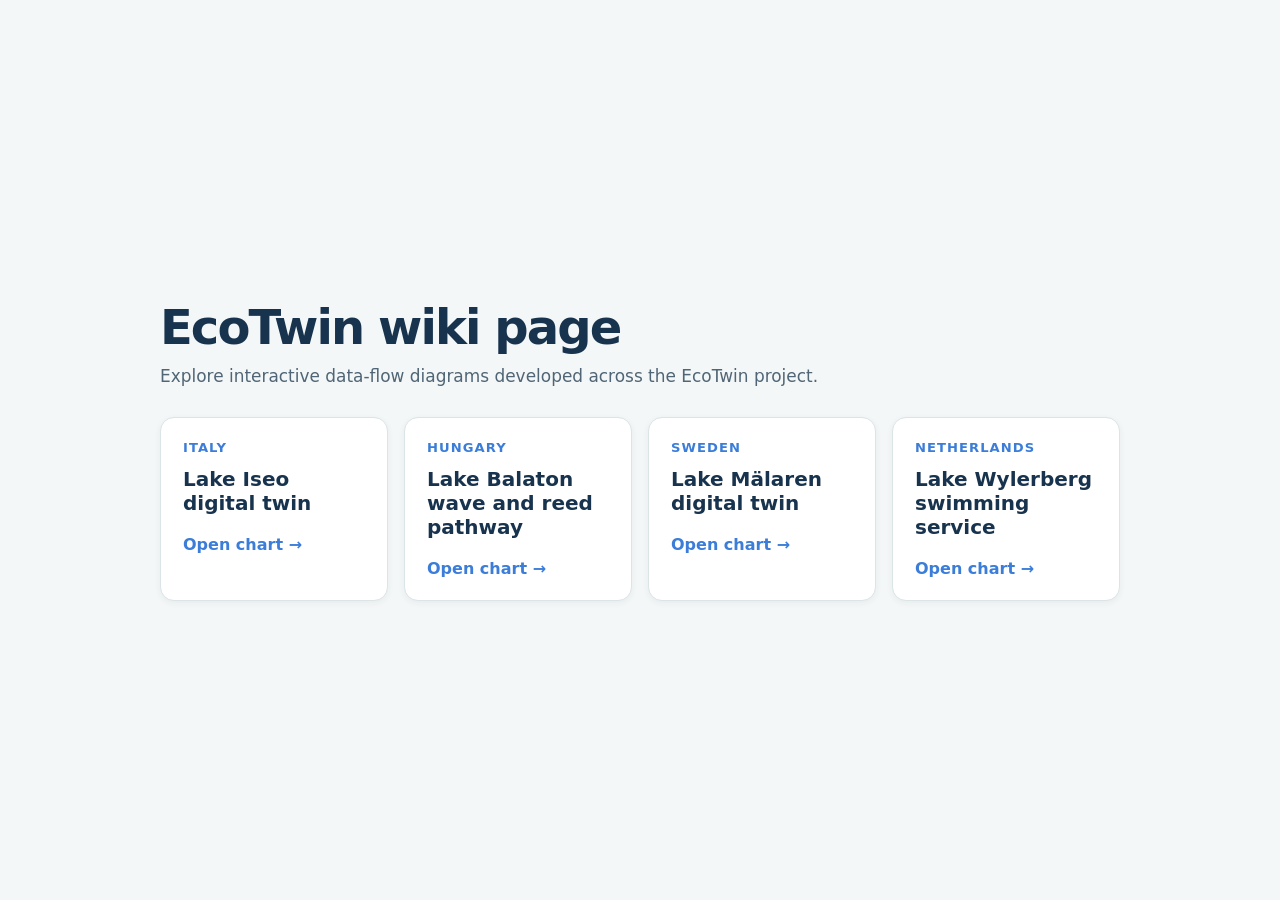
<file: wiki/charts/index.html>
<!DOCTYPE html>
<html lang="en">
<head>
  <meta charset="UTF-8">
  <meta name="viewport" content="width=device-width, initial-scale=1.0">
  <title>EcoTwin chart library</title>
  <style>
    :root { color-scheme: light; font-family: Inter, system-ui, sans-serif; color: #18334d; background: #f4f7f7; }
    * { box-sizing: border-box; }
    body { margin: 0; min-height: 100vh; display: grid; place-items: center; padding: 32px 20px; }
    main { width: min(960px, 100%); }
    header { margin-bottom: 28px; }
    h1 { margin: 0 0 8px; font-size: clamp(2rem, 5vw, 3rem); letter-spacing: -0.04em; }
    p { margin: 0; max-width: 680px; color: #506575; font-size: 1.06rem; line-height: 1.55; }
    .charts { display: grid; grid-template-columns: repeat(auto-fit, minmax(220px, 1fr)); gap: 16px; }
    a { display: block; min-height: 178px; padding: 22px; border: 1px solid #dbe4e7; border-radius: 14px; background: #fff; color: inherit; text-decoration: none; box-shadow: 0 2px 6px rgb(24 51 77 / 6%); transition: transform 150ms ease, box-shadow 150ms ease, border-color 150ms ease; }
    a:hover, a:focus-visible { transform: translateY(-3px); border-color: #3b7dd8; box-shadow: 0 10px 24px rgb(24 51 77 / 13%); outline: none; }
    .place { display: block; color: #3b7dd8; font-size: .82rem; font-weight: 700; letter-spacing: .08em; text-transform: uppercase; }
    h2 { margin: 12px 0 8px; font-size: 1.25rem; }
    .open { display: block; margin-top: 20px; color: #3b7dd8; font-weight: 700; }
  </style>
</head>
<body>
  <main>
    <header>
      <h1>EcoTwin wiki page</h1>
      <p>Explore interactive data-flow diagrams developed across the EcoTwin project.</p>
    </header>
    <section class="charts" aria-label="Interactive charts">
      <a href="Iseo_wiki.html?view=1">
        <span class="place">Italy</span>
        <h2>Lake Iseo digital twin</h2>
        <span class="open">Open chart →</span>
      </a>
      <a href="Balaton_Wiki.html">
        <span class="place">Hungary</span>
        <h2>Lake Balaton wave and reed pathway</h2>
        <span class="open">Open chart →</span>
      </a>
      <a href="Malaren_wiki.html?view=1">
        <span class="place">Sweden</span>
        <h2>Lake Mälaren digital twin</h2>
        <span class="open">Open chart →</span>
      </a>
      <a href="Wylerberg_wiki.html?view=1">
        <span class="place">Netherlands</span>
        <h2>Lake Wylerberg swimming service</h2>
        <span class="open">Open chart →</span>
      </a>
    </section>
  </main>
</body>
</html>
</file>
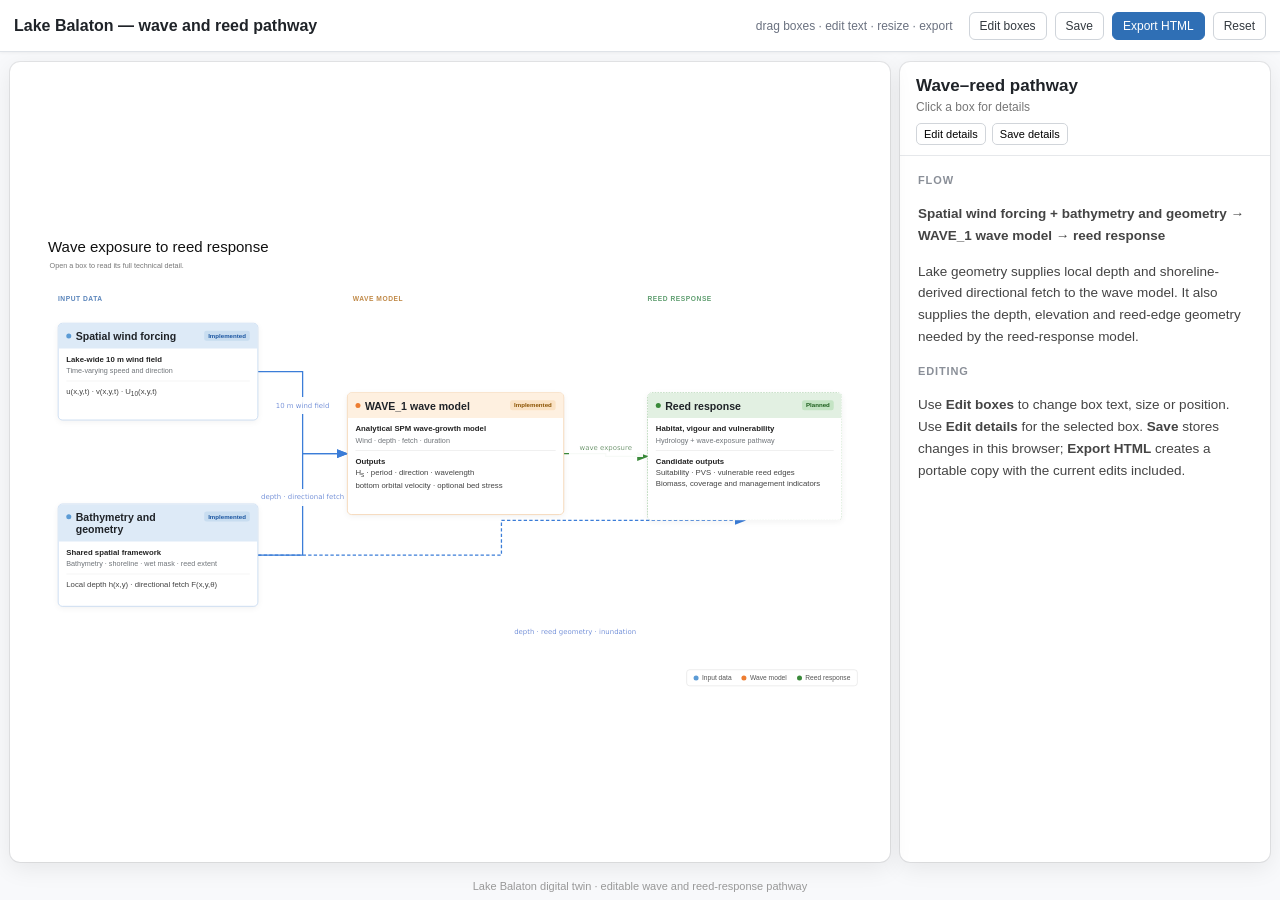
<file: wiki/charts/Balaton_Wiki.html>
<!DOCTYPE html>
<html lang="en">
<head>
<meta charset="UTF-8">
<meta name="viewport" content="width=device-width, initial-scale=1.0">
<title>Lake Balaton digital twin — wave and reed pathway</title>
<link rel="icon" href="data:,">
<style>
*{box-sizing:border-box}html,body{height:100%;margin:0}
body{font-family:-apple-system,BlinkMacSystemFont,"Segoe UI",Arial,sans-serif;color:#1f2328;background:#f8f9fb;overflow:hidden}
.app{height:100%;display:flex;flex-direction:column}
.toolbar{height:52px;flex:0 0 52px;display:flex;align-items:center;gap:8px;padding:0 14px;background:#fff;border-bottom:1px solid #dfe3e8;box-shadow:0 1px 3px rgba(0,0,0,.05);z-index:20}
.toolbar .title{font-weight:650;font-size:16px;margin-right:auto}.toolbar .subtitle{color:#6b7280;font-size:12px;margin-right:8px}
.toolbar button{border:1px solid #cfd4da;background:#fff;color:#343a40;padding:6px 10px;border-radius:6px;cursor:pointer;font-size:12px}.toolbar button:hover{background:#f3f5f7}.toolbar button.active{background:#e7f0fb;border-color:#7aa7dc;color:#164f8f}.toolbar .primary{background:#2f6fb5;color:#fff;border-color:#2f6fb5}.toolbar .primary:hover{background:#285f9b}
.main{flex:1;min-height:0;display:flex;gap:10px;padding:10px}.stage-wrap{flex:1;min-width:0;position:relative;overflow:hidden;background:#fff;border-radius:10px;box-shadow:0 0 0 1px rgba(0,0,0,.08),0 6px 24px rgba(0,0,0,.08)}
.stage{width:1550px;height:850px;position:absolute;left:50%;top:50%;transform-origin:top left;background:#fff}.stage-title{position:absolute;left:52px;top:24px;font-size:27px;font-weight:500;color:#111}.stage-note{position:absolute;left:55px;top:65px;font-size:13px;color:#777}
.layer-label{position:absolute;font-size:12px;letter-spacing:.08em;text-transform:uppercase;font-weight:700;opacity:.72}.layer-data{color:#1a55a0}.layer-model{color:#a85c00}.layer-water{color:#247a3b}
#arrows{position:absolute;inset:0;width:100%;height:100%;overflow:visible;z-index:2;pointer-events:none}
.node{position:absolute;z-index:4;border-radius:8px;background:#fff;border:1.5px solid #cbd3dc;cursor:grab;user-select:none;box-shadow:0 3px 12px rgba(0,0,0,.055);overflow:hidden;min-width:250px;min-height:150px}
.node:active{cursor:grabbing}.node:hover{box-shadow:0 5px 18px rgba(0,0,0,.10)}.node.active{box-shadow:0 0 0 3px rgba(59,125,216,.18),0 5px 18px rgba(0,0,0,.10)}
.node-head{display:flex;align-items:flex-start;gap:8px;padding:13px 14px 10px;border-radius:6px 6px 0 0}.dot{width:9px;height:9px;border-radius:50%;margin-top:5px;flex:0 0 auto}.node-title{font-size:19px;font-weight:650;line-height:1.15;flex:1}.badge{font-size:11px;font-weight:650;padding:3px 7px;border-radius:4px;white-space:nowrap}
.node-body{padding:9px 14px 14px;font-size:14px;line-height:1.45;color:#444}.node-body strong{color:#222}.node-body .mini{color:#70757a;font-size:13px}.node-body .io{margin-top:8px;padding-top:8px;border-top:1px solid rgba(0,0,0,.08)}
.data{border-color:#aac8ea}.data .node-head{background:#ddeaf7}.data .dot{background:#5b9bd5}.data .badge{color:#1a55a0;background:#c8ddf0}.model{border-color:#f2c28d}.model .node-head{background:#fef0e0}.model .dot{background:#ed7d31}.model .badge{color:#8a5200;background:#fae2c4}.water{border-color:#9ac99a;border-style:dashed}.water .node-head{background:#e2f0e2}.water .dot{background:#3a8a3a}.water .badge{color:#1a5c1a;background:#c4e4c4}
body.edit-mode .node{resize:both;overflow:auto;user-select:text}body.edit-mode .node-title[contenteditable="true"],body.edit-mode .node-body[contenteditable="true"]{outline:1px dashed #77a6d8;outline-offset:2px;cursor:text;background:rgba(255,255,255,.55)}body.edit-mode .node-head{cursor:grab}.edit-hint{display:none}body.edit-mode .edit-hint{display:inline;color:#1a55a0;font-weight:600}
.side{width:370px;flex:0 0 370px;background:#fff;border-radius:10px;box-shadow:0 0 0 1px rgba(0,0,0,.08),0 6px 24px rgba(0,0,0,.08);overflow:hidden;display:flex;flex-direction:column}.side-head{padding:14px 16px 10px;border-bottom:1px solid #e6e8eb}.side-title{font-size:17px;font-weight:650}.side-sub{margin-top:4px;font-size:12px;color:#777}.side-tools{display:flex;gap:6px;margin-top:9px}.side-tools button{border:1px solid #d1d5da;background:#fff;border-radius:5px;font-size:11px;padding:4px 7px;cursor:pointer}.side-tools button:hover{background:#f4f5f6}
.side-content{overflow-y:auto;padding:16px 18px 24px;font-size:13.5px;line-height:1.62;color:#444;flex:1}.side-content h3{font-size:11px;text-transform:uppercase;letter-spacing:.08em;color:#8a8f98;margin:15px 0 5px}.side-content h3:first-child{margin-top:0}.side-content ul{margin:5px 0 8px 18px;padding:0}.side-content li{margin:3px 0}.side-content code{background:#f1f3f5;padding:1px 4px;border-radius:3px;font-size:12px}.side-content a{color:#1a55a0;text-decoration:none}.side-content a:hover{text-decoration:underline}.side-content[contenteditable="true"]{outline:none;background:#fffdf3;box-shadow:inset 0 0 0 2px #f0cd70}
.tagrow{display:flex;flex-wrap:wrap;gap:5px;margin-top:5px}.tag{font-family:Consolas,monospace;font-size:11.5px;background:#f5f6f8;border:1px solid #e0e3e7;border-radius:4px;padding:2px 6px}.legend{position:absolute;right:42px;bottom:22px;z-index:5;display:flex;gap:18px;background:rgba(255,255,255,.92);border:1px solid #dedede;border-radius:6px;padding:7px 12px;font-size:12px;color:#555}.legend span{display:flex;align-items:center;gap:6px}.legend i{width:9px;height:9px;border-radius:50%;display:inline-block}.footer{flex:0 0 28px;display:flex;justify-content:center;align-items:center;font-size:11px;color:#999}
.anchor-dot{display:none}body.edit-mode .anchor-dot{display:block}
.toast{position:fixed;left:50%;bottom:44px;transform:translateX(-50%);background:#222;color:#fff;padding:8px 12px;border-radius:6px;font-size:12px;opacity:0;pointer-events:none;transition:opacity .2s;z-index:99}.toast.show{opacity:.92}
@media(max-width:1100px){.side{width:310px;flex-basis:310px}.toolbar .subtitle{display:none}}
</style>
</head>
<body>
<div class="app">
  <div class="toolbar">
    <div class="title">Lake Balaton — wave and reed pathway</div>
    <div class="subtitle">drag boxes · edit text · resize · export</div>
    <button id="editBtn" onclick="toggleEditMode()">Edit boxes</button>
    <button onclick="saveState()">Save</button>
    <button class="primary" onclick="exportHTML()">Export HTML</button>
    <button onclick="resetAll()">Reset</button>
  </div>
  <div class="main">
    <div class="stage-wrap" id="stageWrap">
      <div class="stage" id="stage">
        <div class="stage-title">Wave exposure to reed response</div>
        <div class="stage-note">Open a box to read its full technical detail. <span class="edit-hint">Edit mode: drag, resize, or revise any box.</span></div>
        <div class="layer-label layer-data" style="left:70px;top:124px;">Input data</div>
        <div class="layer-label layer-model" style="left:600px;top:124px;">Wave model</div>
        <div class="layer-label layer-water" style="left:1130px;top:124px;">Reed response</div>
        <svg id="arrows" viewBox="0 0 1550 850" xmlns="http://www.w3.org/2000/svg"><defs>
          <marker id="arrowBlue" markerWidth="9" markerHeight="7" refX="8" refY="3.5" orient="auto"><polygon points="0,0 9,3.5 0,7" fill="#3b7dd8"/></marker>
          <marker id="arrowGreen" markerWidth="9" markerHeight="7" refX="8" refY="3.5" orient="auto"><polygon points="0,0 9,3.5 0,7" fill="#3a8a3a"/></marker>
          <filter id="whiteBg" x="-20%" y="-50%" width="140%" height="200%"><feFlood flood-color="white" flood-opacity="0.96" result="bg"/><feMerge><feMergeNode in="bg"/><feMergeNode in="SourceGraphic"/></feMerge></filter>
        </defs><g id="dynamicArrows"></g></svg>

        <div class="node data" id="wind" style="left:70px;top:175px;width:360px;height:175px;" data-panel="wind">
          <div class="node-head"><span class="dot"></span><div class="node-title">Spatial wind forcing</div><span class="badge">Implemented</span></div>
          <div class="node-body"><strong>Lake-wide 10 m wind field</strong><br><span class="mini">Time-varying speed and direction</span><div class="io">u(x,y,t) · v(x,y,t) · U<sub>10</sub>(x,y,t)</div></div>
        </div>

        <div class="node data" id="geom" style="left:70px;top:500px;width:360px;height:185px;" data-panel="geom">
          <div class="node-head"><span class="dot"></span><div class="node-title">Bathymetry and geometry</div><span class="badge">Implemented</span></div>
          <div class="node-body"><strong>Shared spatial framework</strong><br><span class="mini">Bathymetry · shoreline · wet mask · reed extent</span><div class="io">Local depth h(x,y) · directional fetch F(x,y,θ)</div></div>
        </div>

        <div class="node model" id="wave" style="left:590px;top:300px;width:390px;height:220px;" data-panel="wave">
          <div class="node-head"><span class="dot"></span><div class="node-title">WAVE_1 wave model</div><span class="badge">Implemented</span></div>
          <div class="node-body"><strong>Analytical SPM wave-growth model</strong><br><span class="mini">Wind · depth · fetch · duration</span><div class="io"><strong>Outputs</strong><br>H<sub>s</sub> · period · direction · wavelength<br>bottom orbital velocity · optional bed stress</div></div>
        </div>

        <div class="node water" id="reed" style="left:1130px;top:300px;width:350px;height:230px;" data-panel="reed">
          <div class="node-head"><span class="dot"></span><div class="node-title">Reed response</div><span class="badge">Planned</span></div>
          <div class="node-body"><strong>Habitat, vigour and vulnerability</strong><br><span class="mini">Hydrology + wave-exposure pathway</span><div class="io"><strong>Candidate outputs</strong><br>Suitability · PVS · vulnerable reed edges<br>Biomass, coverage and management indicators</div></div>
        </div>

        <div class="legend"><span><i style="background:#5b9bd5"></i>Input data</span><span><i style="background:#ed7d31"></i>Wave model</span><span><i style="background:#3a8a3a"></i>Reed response</span></div>
      </div>
    </div>

    <aside class="side">
      <div class="side-head"><div class="side-title" id="sideTitle">Wave–reed pathway</div><div class="side-sub" id="sideSub">Click a box for details</div><div class="side-tools"><button id="detailEditBtn" onclick="toggleDetailEdit()">Edit details</button><button onclick="saveDetail()">Save details</button></div></div>
      <div class="side-content" id="sideContent"><h3>Flow</h3><p><strong>Spatial wind forcing + bathymetry and geometry → WAVE_1 wave model → reed response</strong></p><p>Lake geometry supplies local depth and shoreline-derived directional fetch to the wave model. It also supplies the depth, elevation and reed-edge geometry needed by the reed-response model.</p><h3>Editing</h3><p>Use <strong>Edit boxes</strong> to change box text, size or position. Use <strong>Edit details</strong> for the selected box. <strong>Save</strong> stores changes in this browser; <strong>Export HTML</strong> creates a portable copy with the current edits included.</p></div>
    </aside>
  </div>
  <div class="footer">Lake Balaton digital twin · editable wave and reed-response pathway</div>
</div>
<div class="toast" id="toast"></div>

<script id="panelData" type="application/json">
{
  "wind":{"title":"Spatial wind forcing","sub":"Input data · implemented","html":"<h3>Role</h3><p>Provides the spatially and temporally varying 10-m wind field used by WAVE_1.</p><h3>Exchange fields</h3><div class='tagrow'><span class='tag'>u(x,y,t)</span><span class='tag'>v(x,y,t)</span><span class='tag'>U10(x,y,t)</span><span class='tag'>direction(x,y,t)</span></div><h3>Processing</h3><p>Station observations can be interpolated over the lake grid and/or passed through the wind-field preprocessing used for Lake Balaton. The wave model consumes wind speed and direction at each spatial calculation point and time step.</p>"},
  "geom":{"title":"Bathymetry and geometry","sub":"Input data · implemented","html":"<h3>Role</h3><p>Defines the common spatial support for wave growth, directional fetch and reed habitat calculations.</p><h3>Core layers</h3><ul><li>Bathymetry / local water depth <code>h(x,y)</code></li><li>Lake shoreline polygon and wet/dry mask</li><li>Wave calculation grid</li><li>Reed polygons and/or reed-edge segments when available</li></ul><h3>Derived geometry</h3><p>Directional fetch <code>F(x,y,θ)</code> is calculated from each in-lake grid point toward the shoreline for the required wind directions. Local depth is passed directly to the SPM formulas.</p><h3>Direct reed linkage</h3><p>The same geometry provides water depth/elevation context and the spatial support on which reed suitability, vigour and vulnerability indicators can be mapped.</p>"},
  "wave":{"title":"WAVE_1 wave model","sub":"Wave model · implemented","html":"<h3>Purpose</h3><p>Computationally light, spatial wave estimation using Shore Protection Manual wave-growth relations.</p><h3>Inputs</h3><ul><li>Spatial 10-m wind speed and direction from the wind-forcing input</li><li>Bathymetry / local water depth <code>h(x,y)</code></li><li>Directional fetch <code>F(x,y,θ)</code> from bathymetry and geometry</li><li>Wind duration for duration-limited growth</li></ul><h3>Method</h3><p>For every grid point and time step, WAVE_1 uses local wind, water depth, fetch and duration to evaluate the applicable shallow/deep-water and fetch-/duration-limited wave-growth relations. The method remains spatial although the wave-growth component is analytical/empirical rather than spectral.</p><h3>Outputs to reed response</h3><div class='tagrow'><span class='tag'>Hs(x,y,t)</span><span class='tag'>T(x,y,t)</span><span class='tag'>wave direction</span><span class='tag'>L</span><span class='tag'>Ub</span><span class='tag'>τwave optional</span><span class='tag'>event statistics</span></div><h3>Literature basis</h3><p>Homoródi, Józsa & Krámer (2012), <em>On the 2D modelling aspects of wind-induced waves in shallow, fetch-limited lakes</em>. The paper presents SPM significant-wave-height and mean-period estimates using local wind speed, fetch and water depth and compares them with SWAN in a very shallow lake.</p>"},
  "reed":{"title":"Reed response","sub":"Ecosystem response · planned","html":"<h3>Concept</h3><p><strong>Planned Phragmites australis habitat, vigour and vulnerability model.</strong> The proposed structure combines Balaton-specific hydrological controls with a separate wave-exposure stress term from WAVE_1.</p><h3>Hydrological inputs</h3><div class='tagrow'><span class='tag'>water depth</span><span class='tag'>mean water level</span><span class='tag'>water-level fluctuation</span><span class='tag'>inundation duration</span><span class='tag'>elevation</span><span class='tag'>reed polygons</span></div><h3>Wave inputs</h3><div class='tagrow'><span class='tag'>Hs</span><span class='tag'>T</span><span class='tag'>wave direction</span><span class='tag'>Ub</span><span class='tag'>τwave</span><span class='tag'>event duration</span><span class='tag'>exceedance</span></div><h3>Balaton-specific evidence</h3><p>Tóth (2026) analysed Lake Balaton Phragmites over 2000–2024. Higher annual mean water level was associated with reduced structural and photophysiological performance, while greater annual water-level fluctuation was associated with improved reed performance. The exploratory <strong>Phragmites Vigour Score (PVS)</strong> combined morphological and photophysiological responses and was more strongly related to water-level variability than to mean water level.</p><p>The study focused on sheltered northern-shore stands and deliberately excluded southern-shore sites to avoid high-frequency disturbance from wave action. It therefore strengthens the hydrological component of this model but does <strong>not</strong> provide a quantitative Balaton wave-damage function.</p><h3>Process options supported by the literature</h3><ul><li><strong>Habitat dynamics:</strong> cellular automaton + modified logistic growth can represent spatial spread, biomass accumulation and loss in unsuitable habitat.</li><li><strong>Flooding stress:</strong> water depth and inundation duration can directly modify Phragmites growth and biomass.</li><li><strong>Plant growth / services:</strong> process formulations can include photosynthesis, respiration, biomass and evapotranspiration, with outputs translated into ecosystem-service indicators.</li><li><strong>Balaton vigour indicator:</strong> PVS provides a candidate integrated condition metric for the hydrological branch of the model.</li></ul><h3>Candidate outputs</h3><ul><li>Reed habitat-suitability map</li><li>Phragmites Vigour Score / condition map</li><li>Wave-exposure / vulnerability map</li><li>Reed-edge high-risk segments</li><li>Biomass or coverage scenarios</li><li>Scenario comparison under wind, water-level and geometry changes</li><li>Ecosystem-service / management indicators</li></ul><h3>Important remaining calibration</h3><p>The current literature supports water depth, water-level variability, inundation duration and plant-growth processes. A <strong>Lake Balaton-specific quantitative response to wave exposure</strong> still needs to be calibrated from field observations, targeted wave–reed literature or an expert-defined exposure index.</p><h3>Sources</h3><p><strong>Tóth (2026)</strong>, <em>Structural and functional responses of Phragmites australis to managed hydrological regimes</em>, Ecological Indicators 188, 114999. DOI: <a href='https://doi.org/10.1016/j.ecolind.2026.114999' target='_blank'>10.1016/j.ecolind.2026.114999</a>.</p><p>Yi et al. (2020), <em>Suitable habitat mathematical model of common reed...</em>; Xia et al. (2025), <em>Modeling the growth dynamics of Phragmites australis with flooding stress...</em>; Sharma et al. (2025), <em>Unified process model-based assessment...</em>.</p>"}
}
</script>

<script>
const STAGE_W=1550;
const STAGE_H=850;
const STAGE_INSET={left:20,top:105,right:20,bottom:45};
const STORAGE='balaton_wave_reed_editable_v4';
const PANEL_STORAGE=STORAGE+'_panels';
const TEXT_STORAGE=STORAGE+'_text';
let panels=JSON.parse(document.getElementById('panelData').textContent);
let active=null,drag=null,scale=1,editMode=false,detailEdit=false;
const NODE_IDS=['wind','geom','wave','reed'];
let initialLayout={},initialText={};

function toast(msg){const t=document.getElementById('toast');t.textContent=msg;t.classList.add('show');clearTimeout(t._timer);t._timer=setTimeout(()=>t.classList.remove('show'),1600)}
function captureInitial(){NODE_IDS.forEach(id=>{const el=document.getElementById(id);initialLayout[id]={x:parseFloat(el.style.left)||0,y:parseFloat(el.style.top)||0,w:parseFloat(el.style.width)||el.offsetWidth,h:parseFloat(el.style.height)||el.offsetHeight};initialText[id]={title:el.querySelector('.node-title').innerHTML,body:el.querySelector('.node-body').innerHTML};});}
function fitStage(){const wrap=document.getElementById('stageWrap'),stage=document.getElementById('stage');const s=Math.min((wrap.clientWidth-18)/STAGE_W,(wrap.clientHeight-18)/STAGE_H,1.25);scale=Math.max(.05,s);stage.style.transform=`scale(${scale}) translate(-50%,-50%)`;}
function getPos(id){const el=document.getElementById(id);return{x:parseFloat(el.style.left)||0,y:parseFloat(el.style.top)||0,w:el.offsetWidth,h:el.offsetHeight};}
function containNode(el){const oldX=parseFloat(el.style.left)||0,oldY=parseFloat(el.style.top)||0,oldW=el.offsetWidth,oldH=el.offsetHeight;const maxW=STAGE_W-STAGE_INSET.left-STAGE_INSET.right,maxH=STAGE_H-STAGE_INSET.top-STAGE_INSET.bottom;const w=Math.min(oldW,maxW),h=Math.min(oldH,maxH),x=Math.max(STAGE_INSET.left,Math.min(STAGE_W-STAGE_INSET.right-w,oldX)),y=Math.max(STAGE_INSET.top,Math.min(STAGE_H-STAGE_INSET.bottom-h,oldY));if(Math.abs(w-oldW)>.5)el.style.width=w+'px';if(Math.abs(h-oldH)>.5)el.style.height=h+'px';if(Math.abs(x-oldX)>.5)el.style.left=x+'px';if(Math.abs(y-oldY)>.5)el.style.top=y+'px';}
function anchor(id,side){const p=getPos(id);if(side==='r')return[p.x+p.w,p.y+p.h/2];if(side==='l')return[p.x,p.y+p.h/2];if(side==='t')return[p.x+p.w/2,p.y];return[p.x+p.w/2,p.y+p.h];}
function orthoPath(a,aside,b,bside,mode){const p1=anchor(a,aside),p2=anchor(b,bside);let pts;if(mode==='vertical'){const mid=(p1[1]+p2[1])/2;pts=[p1,[p1[0],mid],[p2[0],mid],p2];}else{const mid=(p1[0]+p2[0])/2;pts=[p1,[mid,p1[1]],[mid,p2[1]],p2];}return{pts,d:'M '+pts.map(p=>p[0]+' '+p[1]).join(' L '),lx:(pts[1][0]+pts[2][0])/2,ly:(pts[1][1]+pts[2][1])/2};}
function drawLink(g,o){const p=orthoPath(o.a,o.aside,o.b,o.bside,o.mode||'horizontal');const path=document.createElementNS('http://www.w3.org/2000/svg','path');path.setAttribute('d',p.d);path.setAttribute('fill','none');path.setAttribute('stroke',o.color||'#3b7dd8');path.setAttribute('stroke-width',o.width||'2.3');if(o.dash)path.setAttribute('stroke-dasharray','6,4');path.setAttribute('marker-end',`url(#${o.marker||'arrowBlue'})`);g.appendChild(path);const text=document.createElementNS('http://www.w3.org/2000/svg','text');text.setAttribute('x',o.tx??p.lx);text.setAttribute('y',o.ty??(p.ly-9));text.setAttribute('text-anchor','middle');text.setAttribute('font-size','12.5');text.setAttribute('font-family','system-ui,sans-serif');text.setAttribute('fill',o.color||'#1a55a0');text.setAttribute('filter','url(#whiteBg)');text.textContent=o.label;g.appendChild(text);[anchor(o.a,o.aside),anchor(o.b,o.bside)].forEach(pt=>{const c=document.createElementNS('http://www.w3.org/2000/svg','circle');c.setAttribute('class','anchor-dot');c.setAttribute('cx',pt[0]);c.setAttribute('cy',pt[1]);c.setAttribute('r','4.5');c.setAttribute('fill','#e31a1c');g.appendChild(c);});}
function drawArrows(){const g=document.getElementById('dynamicArrows');g.innerHTML='';[
 {a:'wind',aside:'r',b:'wave',bside:'l',label:'10 m wind field',color:'#3b7dd8'},
 {a:'geom',aside:'r',b:'wave',bside:'l',label:'depth · directional fetch',color:'#3b7dd8'},
 {a:'wave',aside:'r',b:'reed',bside:'l',label:'wave exposure',color:'#3a8a3a',marker:'arrowGreen'},
 {a:'geom',aside:'r',b:'reed',bside:'b',label:'depth · reed geometry · inundation',color:'#3b7dd8',mode:'horizontal',tx:1000,ty:735,dash:true}
 ].forEach(o=>drawLink(g,o));}
function captureState(){const layout={},text={};NODE_IDS.forEach(id=>{const p=getPos(id),el=document.getElementById(id);layout[id]={x:p.x,y:p.y,w:p.w,h:p.h};text[id]={title:el.querySelector('.node-title').innerHTML,body:el.querySelector('.node-body').innerHTML};});return{layout,text};}
function saveState(silent=false){const s=captureState();localStorage.setItem(STORAGE,JSON.stringify(s.layout));localStorage.setItem(TEXT_STORAGE,JSON.stringify(s.text));localStorage.setItem(PANEL_STORAGE,JSON.stringify(panels));if(!silent)toast('Saved in this browser');}
function loadState(){let layout=null,text=null,pov=null;try{layout=JSON.parse(localStorage.getItem(STORAGE)||'null');text=JSON.parse(localStorage.getItem(TEXT_STORAGE)||'null');pov=JSON.parse(localStorage.getItem(PANEL_STORAGE)||'null');}catch(e){}NODE_IDS.forEach(id=>{const el=document.getElementById(id),p=(layout&&layout[id])||initialLayout[id];el.style.left=p.x+'px';el.style.top=p.y+'px';el.style.width=(p.w||initialLayout[id].w)+'px';el.style.height=(p.h||initialLayout[id].h)+'px';containNode(el);const t=(text&&text[id])||initialText[id];el.querySelector('.node-title').innerHTML=t.title;el.querySelector('.node-body').innerHTML=t.body;});if(pov)panels=Object.assign(panels,pov);document.getElementById('panelData').textContent=JSON.stringify(panels);}
function resetAll(){if(!confirm('Reset text, sizes, positions and detail panels to the defaults in this HTML?'))return;localStorage.removeItem(STORAGE);localStorage.removeItem(TEXT_STORAGE);localStorage.removeItem(PANEL_STORAGE);NODE_IDS.forEach(id=>{const el=document.getElementById(id),p=initialLayout[id],t=initialText[id];el.style.left=p.x+'px';el.style.top=p.y+'px';el.style.width=p.w+'px';el.style.height=p.h+'px';el.querySelector('.node-title').innerHTML=t.title;el.querySelector('.node-body').innerHTML=t.body;});panels=JSON.parse(document.getElementById('panelData').textContent);active=null;showOverview();drawArrows();toast('Reset');}
function toggleEditMode(){editMode=!editMode;document.body.classList.toggle('edit-mode',editMode);document.getElementById('editBtn').classList.toggle('active',editMode);document.getElementById('editBtn').textContent=editMode?'Finish editing':'Edit boxes';NODE_IDS.forEach(id=>{const el=document.getElementById(id);el.querySelector('.node-title').contentEditable=editMode?'true':'false';el.querySelector('.node-body').contentEditable=editMode?'true':'false';});if(!editMode)saveState(true);}
function showOverview(){document.getElementById('sideTitle').textContent='Wave–reed pathway';document.getElementById('sideSub').textContent='Click a box for details';document.getElementById('sideContent').innerHTML='<h3>Flow</h3><p><strong>Spatial wind forcing + bathymetry and geometry → WAVE_1 wave model → reed response</strong></p><p>Lake geometry supplies local depth and shoreline-derived directional fetch to the wave model. It also supplies the depth, elevation and reed-edge geometry needed by the reed-response model.</p><h3>Editing</h3><p>Use <strong>Edit boxes</strong> to change box text, size or position. Use <strong>Edit details</strong> for the selected box. <strong>Save</strong> stores changes in this browser; <strong>Export HTML</strong> creates a portable copy with the current edits included.</p>';}
function openPanel(id){if(detailEdit)toggleDetailEdit(false);if(active)document.getElementById(active).classList.remove('active');active=id;document.getElementById(id).classList.add('active');const p=panels[id];document.getElementById('sideTitle').textContent=p.title;document.getElementById('sideSub').textContent=p.sub;document.getElementById('sideContent').innerHTML=p.html;}
function toggleDetailEdit(force){if(!active){toast('Select a capsule first');return;}detailEdit=typeof force==='boolean'?force:!detailEdit;const c=document.getElementById('sideContent'),b=document.getElementById('detailEditBtn');c.contentEditable=detailEdit?'true':'false';b.textContent=detailEdit?'Finish detail edit':'Edit details';b.classList.toggle('active',detailEdit);if(!detailEdit)saveDetail(true);}
function saveDetail(silent=false){if(!active){if(!silent)toast('Select a capsule first');return;}panels[active].html=document.getElementById('sideContent').innerHTML;document.getElementById('panelData').textContent=JSON.stringify(panels);localStorage.setItem(PANEL_STORAGE,JSON.stringify(panels));if(!silent)toast('Detail panel saved');}
function sanitizeForExport(clone){clone.querySelectorAll('[contenteditable]').forEach(el=>el.removeAttribute('contenteditable'));clone.body.classList.remove('edit-mode');const eb=clone.getElementById('editBtn');if(eb){eb.classList.remove('active');eb.textContent='Edit boxes';}const db=clone.getElementById('detailEditBtn');if(db){db.classList.remove('active');db.textContent='Edit details';}const sc=clone.getElementById('sideContent');if(sc)sc.removeAttribute('contenteditable');}
function exportHTML(){if(detailEdit)saveDetail(true);saveState(true);document.getElementById('panelData').textContent=JSON.stringify(panels);const clone=document.documentElement.cloneNode(true);sanitizeForExport(clone);const html='<!DOCTYPE html>\n'+clone.outerHTML;const blob=new Blob([html],{type:'text/html;charset=utf-8'});const a=document.createElement('a');a.href=URL.createObjectURL(blob);a.download='Lake_Balaton_Wave_Reed_Pathway_editable.html';document.body.appendChild(a);a.click();setTimeout(()=>{URL.revokeObjectURL(a.href);a.remove();},1000);toast('HTML exported');}

NODE_IDS.forEach(id=>{const el=document.getElementById(id);el.addEventListener('mousedown',e=>{if(e.button!==0)return;if(editMode&&e.target.closest('[contenteditable="true"]'))return;drag={id,startX:e.clientX,startY:e.clientY,x:parseFloat(el.style.left)||0,y:parseFloat(el.style.top)||0,moved:false};e.preventDefault();});el.addEventListener('click',e=>{if(e.target.closest('[contenteditable="true"]'))return;if(!drag||!drag.moved)openPanel(id);});el.querySelector('.node-title').addEventListener('input',()=>saveState(true));el.querySelector('.node-body').addEventListener('input',()=>saveState(true));new ResizeObserver(()=>{containNode(el);drawArrows();if(editMode)saveState(true);}).observe(el);});
document.addEventListener('mousemove',e=>{if(!drag)return;const el=document.getElementById(drag.id);const dx=(e.clientX-drag.startX)/scale,dy=(e.clientY-drag.startY)/scale;if(Math.abs(dx)>2||Math.abs(dy)>2)drag.moved=true;el.style.left=Math.max(STAGE_INSET.left,Math.min(STAGE_W-el.offsetWidth-STAGE_INSET.right,drag.x+dx))+'px';el.style.top=Math.max(STAGE_INSET.top,Math.min(STAGE_H-el.offsetHeight-STAGE_INSET.bottom,drag.y+dy))+'px';drawArrows();});
document.addEventListener('mouseup',()=>{if(drag){saveState(true);setTimeout(()=>drag=null,0);}});window.addEventListener('resize',()=>{fitStage();drawArrows();});

captureInitial();loadState();fitStage();drawArrows();showOverview();
</script>
</body>
</html>
</file>
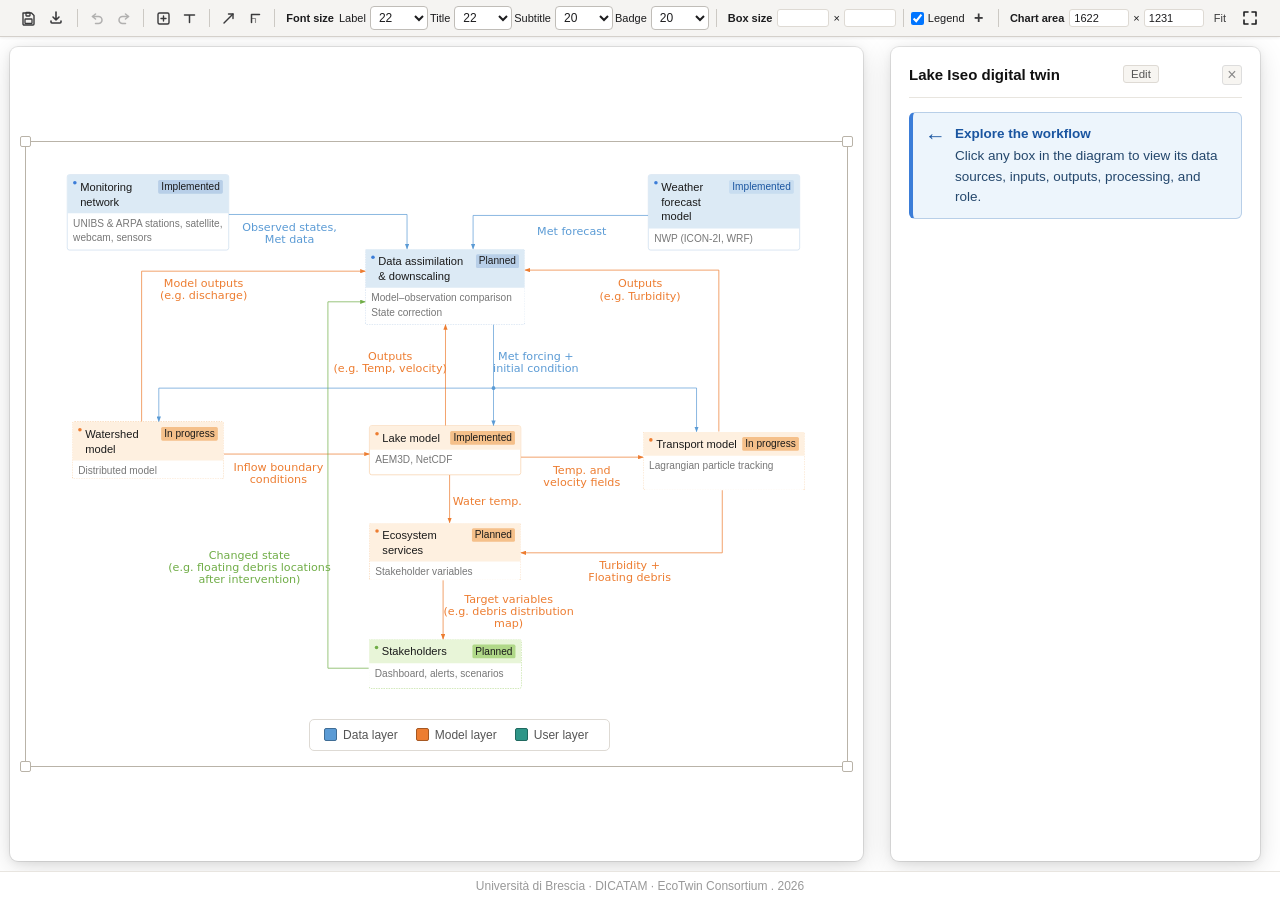
<file: wiki/charts/Iseo_wiki.html>
<!DOCTYPE html>
<html lang="en">
<head>
<meta charset="UTF-8">
<meta name="viewport" content="width=device-width, initial-scale=1.0">
<title>Lake Iseo Digital Twin — Data Flow</title>
<link rel="icon" href="data:image/svg+xml,%3Csvg xmlns='http://www.w3.org/2000/svg' viewBox='0 0 64 64'%3E%3Crect x='1' y='1' width='62' height='62' rx='13' fill='%23f7f5f1' stroke='%23d5d1c9' stroke-width='2'/%3E%3Cpath d='M32 32L14 14M32 32L50 14M32 32L32 52' stroke='%23b8b5b0' stroke-width='3' fill='none'/%3E%3Crect x='24' y='24' width='16' height='16' rx='4' fill='%233b7dd8'/%3E%3Ccircle cx='14' cy='14' r='6' fill='%233a8a3a'/%3E%3Ccircle cx='50' cy='14' r='6' fill='%23c89a20'/%3E%3Ccircle cx='32' cy='52' r='6' fill='%23999'/%3E%3C/svg%3E">
<link rel="stylesheet" href="chart.css">
<!-- KaTeX vendored locally (v0.17.0) so the page works offline -->
<link rel="stylesheet" href="vendor/katex/katex.min.css">
<script defer src="vendor/katex/katex.min.js"></script>
<script defer src="vendor/katex/contrib/auto-render.min.js"></script>
</head>
<body>

<div class="toolbar">
    <!-- File group: Save + Export -->
    <button id="save-btn" class="tb-icon-btn tb-edit" onclick="saveAll()" data-tip="Save">
      <svg width="15" height="15" viewBox="0 0 15 15" fill="none">
        <path d="M2 2h8.5L13 4.5V13a1 1 0 01-1 1H3a1 1 0 01-1-1V2z" stroke="currentColor" stroke-width="1.4" stroke-linejoin="round"/>
        <rect x="5" y="1.5" width="4" height="3.5" rx="0.5" stroke="currentColor" stroke-width="1.3"/>
        <rect x="4" y="8" width="7" height="4.5" rx="0.5" stroke="currentColor" stroke-width="1.3"/>
      </svg>
    </button>
    <div style="position:relative;display:inline-flex;">
      <button class="tb-icon-btn" onclick="toggleExportDrop(event)" data-tip="Export">
        <svg width="14" height="14" viewBox="0 0 14 14" fill="none">
          <path d="M7 1v8M4 6l3 3 3-3M2 10v1a1 1 0 001 1h8a1 1 0 001-1v-1" stroke="currentColor" stroke-width="1.6" stroke-linecap="round" stroke-linejoin="round"/>
        </svg>
      </button>
      <div class="export-drop" id="export-drop">
        <button onclick="exportPNG(); closeExportDrop()">
          <svg width="14" height="14" viewBox="0 0 14 14" fill="none"><rect x="1" y="1" width="12" height="12" rx="2" stroke="#888" stroke-width="1.3"/><path d="M3 9l2.5-3L8 8.5 9.5 6.5 11 9" stroke="#888" stroke-width="1.2" stroke-linecap="round" stroke-linejoin="round"/></svg>
          PNG
        </button>
        <button onclick="exportSVG(); closeExportDrop()">
          <svg width="14" height="14" viewBox="0 0 14 14" fill="none"><path d="M2 4a2 2 0 012-2h4l4 4v4a2 2 0 01-2 2H4a2 2 0 01-2-2V4z" stroke="#888" stroke-width="1.3"/><path d="M8 2v4h4" stroke="#888" stroke-width="1.3" stroke-linecap="round"/></svg>
          SVG
        </button>
        <button onclick="exportPDF(); closeExportDrop()">
          <svg width="14" height="14" viewBox="0 0 14 14" fill="none"><rect x="1" y="1" width="12" height="12" rx="2" stroke="#888" stroke-width="1.3"/><path d="M4 5h3.5a1.5 1.5 0 010 3H4V5z" stroke="#888" stroke-width="1.2" stroke-linecap="round"/><path d="M4 9h6" stroke="#888" stroke-width="1.2" stroke-linecap="round"/></svg>
          PDF
        </button>
      </div>
    </div>

    <div class="tb-sep tb-edit"></div>
    <!-- History group: Undo + Redo -->
    <button id="btn-undo" class="tb-icon-btn tb-edit" onclick="undo()" disabled data-tip="Undo (Ctrl+Z)">
      <svg width="15" height="15" viewBox="0 0 15 15" fill="none">
        <path d="M2.5 5.5h6a3.5 3.5 0 010 7H5.5" stroke="currentColor" stroke-width="1.5" stroke-linecap="round" stroke-linejoin="round"/>
        <path d="M5.5 3L2.5 5.5l3 2.5" stroke="currentColor" stroke-width="1.5" stroke-linecap="round" stroke-linejoin="round"/>
      </svg>
    </button>
    <button id="btn-redo" class="tb-icon-btn tb-edit" onclick="redo()" disabled data-tip="Redo (Ctrl+Y)">
      <svg width="15" height="15" viewBox="0 0 15 15" fill="none">
        <path d="M12.5 5.5H6.5a3.5 3.5 0 000 7H9.5" stroke="currentColor" stroke-width="1.5" stroke-linecap="round" stroke-linejoin="round"/>
        <path d="M9.5 3l3 2.5-3 2.5" stroke="currentColor" stroke-width="1.5" stroke-linecap="round" stroke-linejoin="round"/>
      </svg>
    </button>

    <div class="tb-sep tb-edit"></div>
    <!-- Insert group: Box + Text -->
    <button class="tb-icon-btn tb-edit" onclick="showAddNodeDialog()" data-tip="Add box">
      <svg width="15" height="15" viewBox="0 0 15 15" fill="none">
        <rect x="2" y="2" width="11" height="11" rx="1.5" stroke="currentColor" stroke-width="1.4"/>
        <path d="M7.5 5v5M5 7.5h5" stroke="currentColor" stroke-width="1.4" stroke-linecap="round"/>
      </svg>
    </button>
    <button class="tb-icon-btn tb-edit" onclick="addFloatingText()" data-tip="Add text label">
      <svg width="15" height="15" viewBox="0 0 15 15" fill="none">
        <path d="M2.5 4h10M7.5 4v7.5" stroke="currentColor" stroke-width="1.5" stroke-linecap="round"/>
      </svg>
    </button>

    <div class="tb-sep tb-edit"></div>
    <!-- Draw group: Arrow + Ortho constraint + Delete arrow -->
    <button id="btn-add-arrow" class="tb-icon-btn tb-edit" onclick="startDrawMode()" data-tip="Draw arrow">
      <svg width="15" height="15" viewBox="0 0 15 15" fill="none">
        <path d="M3 12L12 3" stroke="currentColor" stroke-width="1.4" stroke-linecap="round"/>
        <path d="M12 3H7.5M12 3V7.5" stroke="currentColor" stroke-width="1.4" stroke-linecap="round" stroke-linejoin="round"/>
      </svg>
    </button>
    <button id="btn-ortho-drag" class="tb-icon-btn tb-edit" onclick="toggleOrthoDrag()" data-tip="Constrain drag to H/V axis">
      <svg width="15" height="15" viewBox="0 0 15 15" fill="none">
        <path d="M3.5 11.5V3.5h8" stroke="currentColor" stroke-width="1.5" stroke-linecap="round" stroke-linejoin="round"/>
        <path d="M3.5 7.5h4v4" stroke="currentColor" stroke-width="1.1" stroke-linecap="round" stroke-linejoin="round" opacity="0.55"/>
      </svg>
    </button>
    <button id="btn-delete-arrow" class="tb-icon-btn tb-edit" onclick="deleteSelectedArrow()" data-tip="Delete selected arrow" style="display:none;color:#c0392b;">
      <svg width="15" height="15" viewBox="0 0 15 15" fill="none">
        <path d="M3 12L11 4" stroke="currentColor" stroke-width="1.3" stroke-linecap="round" opacity="0.4"/>
        <path d="M11 4H7.5M11 4V7.5" stroke="currentColor" stroke-width="1.3" stroke-linecap="round" stroke-linejoin="round" opacity="0.4"/>
        <path d="M2.5 11l3 3M5.5 11l-3 3" stroke="currentColor" stroke-width="1.5" stroke-linecap="round"/>
      </svg>
    </button>

    <div class="tb-sep tb-edit"></div>
    <!-- Format group: font sizes -->
    <span class="tb-group-label tb-edit">Font size</span>
    <div class="tb-fs-row tb-edit" data-tip="Arrow label font size">
      <span class="tb-label">Label</span>
      <select id="label-font-size">
        <option>8</option><option>9</option><option>10</option><option>11</option>
        <option>11.5</option><option>12</option><option>13</option>
        <option>14</option><option>16</option><option>18</option><option selected>20</option>
        <option>22</option><option>24</option><option>28</option><option>36</option>
        <option>48</option><option>72</option>
      </select>
    </div>
    <div class="tb-fs-row tb-edit" data-tip="Node title font size">
      <span class="tb-label">Title</span>
      <select id="ntitle-font-size">
        <option>8</option><option>9</option><option>10</option><option>11</option>
        <option>11.5</option><option>12</option><option>13</option>
        <option>14</option><option>16</option><option>18</option><option selected>20</option>
        <option>22</option><option>24</option><option>28</option><option>36</option>
        <option>48</option><option>72</option>
      </select>
    </div>
    <div class="tb-fs-row tb-edit" data-tip="Node subtitle font size">
      <span class="tb-label">Subtitle</span>
      <select id="nsub-font-size">
        <option>8</option><option>9</option><option>10</option><option>11</option>
        <option>11.5</option><option>12</option><option>13</option>
        <option>14</option><option>16</option><option>18</option><option selected>20</option>
        <option>22</option><option>24</option><option>28</option><option>36</option>
        <option>48</option><option>72</option>
      </select>
    </div>
    <div class="tb-fs-row tb-edit" data-tip="Status badge font size">
      <span class="tb-label">Badge</span>
      <select id="badge-font-size">
        <option>8</option><option>9</option><option>10</option><option>11</option>
        <option>11.5</option><option>12</option><option>13</option>
        <option>14</option><option>16</option><option>18</option><option selected>20</option>
        <option>22</option><option>24</option><option>28</option><option>36</option>
        <option>48</option><option>72</option>
      </select>
    </div>

    <div class="tb-sep tb-edit"></div>
    <!-- Box group: exact dimensions for the open box, or every shift-selected box. -->
    <span class="tb-group-label tb-edit">Box size</span>
    <div class="tb-fs-row tb-edit" data-tip="Width × height of the selected box or boxes, in canvas units">
      <input type="number" id="node-w-input" min="80" max="20000" step="1"
             aria-label="Box width"
             style="width:52px;font-family:inherit;font-size:11px;padding:2px 4px;
                    border:1px solid #dedad4;border-radius:3px;background:#fff;color:#1c1c1e;">
      <span class="tb-label">×</span>
      <input type="number" id="node-h-input" min="36" max="20000" step="1"
             aria-label="Box height"
             style="width:52px;font-family:inherit;font-size:11px;padding:2px 4px;
                    border:1px solid #dedad4;border-radius:3px;background:#fff;color:#1c1c1e;">
    </div>

    <div class="tb-sep"></div>
    <!-- Legend group: show/hide toggle + add item (kept out of the legend's
         own flex row so its measured width/drag-box never includes an add
         control — see chart.md "Legend" section) -->
    <label class="tb-fs-row" style="cursor:pointer;" data-tip="Show / hide the colour legend">
      <input type="checkbox" id="legend-toggle" checked style="cursor:pointer;margin:0;">
      <span class="tb-label">Legend</span>
    </label>
    <button class="tb-icon-btn tb-edit" onclick="addLegendItem()" data-tip="Add legend item" style="font-size:16px;font-weight:600;">+</button>

    <div class="tb-sep tb-edit"></div>
    <!-- Chart area group: exact dimensions of the bordered drawing region, the
         typed alternative to dragging the stage's edge/corner grips. -->
    <span class="tb-group-label tb-edit">Chart area</span>
    <div class="tb-fs-row tb-edit" data-tip="Width × height of the bordered chart area, in canvas units">
      <input type="number" id="canvas-w-input" min="300" max="20000" step="10"
             style="width:60px;font-family:inherit;font-size:11px;padding:2px 4px;
                    border:1px solid #dedad4;border-radius:3px;background:#fff;color:#1c1c1e;">
      <span class="tb-label">×</span>
      <input type="number" id="canvas-h-input" min="300" max="20000" step="10"
             style="width:60px;font-family:inherit;font-size:11px;padding:2px 4px;
                    border:1px solid #dedad4;border-radius:3px;background:#fff;color:#1c1c1e;">
    </div>
    <button class="tb-icon-btn tb-text-btn tb-edit" onclick="fitCanvasToContent()"
            data-tip="Shrink-wrap the chart area around its content">Fit</button>

  <!-- View group: Fullscreen alone, pushed to the right -->
  <div class="export-wrap">
    <button id="btn-fullscreen" onclick="toggleFullscreen()" data-tip="Fullscreen">
      <svg width="14" height="14" viewBox="0 0 14 14" fill="none">
        <path id="fs-icon-path" d="M1 5V1h4M9 1h4v4M13 9v4H9M5 13H1V9" stroke="#1c1c1e" stroke-width="1.6" stroke-linecap="round" stroke-linejoin="round"/>
      </svg>
    </button>
  </div>

</div><!-- /toolbar -->

<div class="body">

  <div class="chart-area">

  <div id="readonly-export">
    <button onclick="toggleReadonlyExport(event)" aria-label="Export chart">
      <svg width="14" height="14" viewBox="0 0 14 14" fill="none" aria-hidden="true">
        <path d="M7 1v8M4 6l3 3 3-3M2 10v1a1 1 0 001 1h8a1 1 0 001-1v-1" stroke="currentColor" stroke-width="1.6" stroke-linecap="round" stroke-linejoin="round"/>
      </svg>
      <span>Download</span>
    </button>
    <div id="readonly-export-drop">
      <button onclick="exportPNG(); closeReadonlyExport()">PNG</button>
      <button onclick="exportSVG(); closeReadonlyExport()">SVG</button>
      <button onclick="exportPDF(); closeReadonlyExport()">PDF</button>
    </div>
  </div>

  <div class="canvas-wrap">
  <div class="canvas-stage" id="canvas-stage">
  <div class="canvas" id="canvas">
  <div id="canvas-margin-guide"></div>
  <div class="center-snap-guide vertical" id="center-snap-guide-x"></div>
  <div class="center-snap-guide horizontal" id="center-snap-guide-y"></div>
  <svg id="svgl" xmlns="http://www.w3.org/2000/svg">
    <defs>
      <!-- blue: atmospheric forcing -->
      <marker id="mbl" markerWidth="8" markerHeight="6" refX="7" refY="3" orient="auto"><polygon points="0,0 8,3 0,6" fill="#5b9bd5"/></marker>
      <!-- teal: hydrological forcing -->
      <marker id="mtl" markerWidth="8" markerHeight="6" refX="7" refY="3" orient="auto"><polygon points="0,0 8,3 0,6" fill="#2e9688"/></marker>
      <!-- orange: validation -->
      <marker id="mor" markerWidth="8" markerHeight="6" refX="7" refY="3" orient="auto"><polygon points="0,0 8,3 0,6" fill="#ed7d31"/></marker>
      <!-- green: assimilation -->
      <marker id="mgr" markerWidth="8" markerHeight="6" refX="7" refY="3" orient="auto"><polygon points="0,0 8,3 0,6" fill="#70ad47"/></marker>
      <!-- purple: model cascade -->
      <marker id="mpu" markerWidth="8" markerHeight="6" refX="7" refY="3" orient="auto"><polygon points="0,0 8,3 0,6" fill="#7030a0"/></marker>
    </defs>
  </svg>

  <!-- DATA SOURCES (top row) -->
  <div class="node" id="N-icon" style="width:180px;" onclick="open_panel('icon')">
    <div class="node-head"><div class="dot"></div><span class="ntitle"></span><span class="badge"></span></div>
    <div class="nsub"></div>
  </div>

  <div class="node src" id="N-mon" style="width:200px;" onclick="open_panel('mon')">
    <div class="node-head"><div class="dot"></div><span class="ntitle"></span><span class="badge"></span></div>
    <div class="nsub"></div>
  </div>

  <!-- MODELS -->
  <div class="node" id="N-aem" style="width:250px;" onclick="open_panel('aem')">
    <div class="node-head"><div class="dot"></div><span class="ntitle"></span><span class="badge"></span></div>
    <div class="nsub"></div>
  </div>

  <div class="node prog" id="N-wsm" style="width:180px;" onclick="open_panel('wsm')">
    <div class="node-head"><div class="dot"></div><span class="ntitle"></span><span class="badge"></span></div>
    <div class="nsub"></div>
  </div>

  <div class="node plan" id="N-tbm" style="width:195px;" onclick="open_panel('tbm')">
    <div class="node-head"><div class="dot"></div><span class="ntitle"></span><span class="badge"></span></div>
    <div class="nsub"></div>
  </div>

  <div class="node plan" id="N-eco" style="width:185px;" onclick="open_panel('eco')">
    <div class="node-head"><div class="dot"></div><span class="ntitle"></span><span class="badge"></span></div>
    <div class="nsub"></div>
  </div>

  <!-- VALIDATION / DATA ASSIMILATION -->
  <div class="node prog" id="N-vda" style="width:250px;" onclick="open_panel('vda')">
    <div class="node-head"><div class="dot"></div><span class="ntitle"></span><span class="badge"></span></div>
    <div class="nsub"></div>
  </div>

  <!-- OUTPUTS -->
  <div class="node" id="N-arc" style="width:280px;" onclick="open_panel('arc')">
    <div class="node-head"><div class="dot"></div><span class="ntitle"></span><span class="badge"></span></div>
    <div class="nsub"></div>
  </div>

  <div class="node" id="N-dash" style="width:160px;" onclick="open_panel('dash')">
    <div class="node-head"><div class="dot"></div><span class="ntitle"></span><span class="badge"></span></div>
    <div class="nsub"></div>
  </div>

  <div class="node plan" id="N-stk" style="width:155px;" onclick="open_panel('stk')">
    <div class="node-head"><div class="dot"></div><span class="ntitle"></span><span class="badge"></span></div>
    <div class="nsub"></div>
  </div>

  </div><!-- /canvas -->

  <div id="canvas-legend" title="Drag to move · Double-click a label to rename · Click a swatch to recolour · Drag right edge to resize"
    style="position:absolute;left:50%;bottom:14px;transform:translateX(-50%);
    z-index:4;display:flex;flex-direction:row;flex-wrap:wrap;align-items:center;gap:8px 18px;
    pointer-events:auto;cursor:move;
    background:rgba(255,255,255,0.88);border:1px solid #dedad4;border-radius:5px;
    padding:8px 14px;
    font-family:-apple-system,BlinkMacSystemFont,'Segoe UI',sans-serif;font-size:12px;color:#555;">
  </div>

  <div class="stage-rh stage-rh-n" data-dir="n" title="Drag to resize"></div>
  <div class="stage-rh stage-rh-s" data-dir="s" title="Drag to resize"></div>
  <div class="stage-rh stage-rh-e" data-dir="e" title="Drag to resize"></div>
  <div class="stage-rh stage-rh-w" data-dir="w" title="Drag to resize"></div>
  <div class="stage-resize-handle se" id="stage-resize-handle" data-dir="se" title="Drag to resize the chart area"></div>
  <div class="stage-resize-handle sw" data-dir="sw" title="Drag to resize the chart area"></div>
  <div class="stage-resize-handle ne" data-dir="ne" title="Drag to resize the chart area"></div>
  <div class="stage-resize-handle nw" data-dir="nw" title="Drag to resize the chart area"></div>

  </div><!-- /canvas-stage -->

  </div><!-- /canvas-wrap -->

  </div><!-- /chart-area -->

  <div class="split-handle" id="split-handle" title="Drag to resize"></div>

  <!-- SIDE PANEL -->
  <div class="side" id="side">
    <div class="side-inner" id="side-inner">
      <div class="side-header">
        <div>
          <div class="side-title" id="side-title"></div>
        </div>
        <span class="side-badge" id="side-badge"></span>
        <button class="side-edit-btn" id="side-edit-btn" onclick="toggleSidebarEdit()">Edit</button>
        <div class="side-close" onclick="close_panel()">×</div>
      </div>
      <div id="side-content"></div>
    </div>
  </div>

  <!-- EDIT PANE -->
  <div class="side-edit-pane" id="side-edit-pane">
    <div class="side-edit-inner">
      <div class="side-edit-header">
        <span class="side-edit-label">Editor</span>
        <div class="side-edit-actions">
          <button class="side-save-btn" onclick="saveSidebarEdit()">Save</button>
          <button class="side-cancel-btn" onclick="cancelSidebarEdit()">Close</button>
        </div>
      </div>
      <div class="side-edit-fields" id="side-edit-fields">
        <label class="side-edit-field">
          <span class="side-edit-fieldlabel">Title</span>
          <input type="text" id="side-title-input" oninput="onSidebarMetaInput()" placeholder="Box title">
        </label>
        <label class="side-edit-field">
          <span class="side-edit-fieldlabel">Status banner</span>
          <input type="text" id="side-badge-input" oninput="onSidebarMetaInput()" placeholder="e.g. Planned">
        </label>
      </div>
      <div class="side-format-toolbar" aria-label="Sidebar text formatting">
        <button type="button" id="side-undo-btn" onclick="sidebarUndo()" title="Undo (Ctrl+Z)" disabled>↶</button>
        <button type="button" id="side-redo-btn" onclick="sidebarRedo()" title="Redo (Ctrl+Y)" disabled>↷</button>
        <button type="button" onclick="formatSidebarSelection('bold')" title="Bold"><strong>B</strong></button>
        <button type="button" onclick="formatSidebarSelection('italic')" title="Italic"><em>I</em></button>
        <button type="button" onclick="formatSidebarSelection('code')" title="Inline code">&lt;/&gt;</button>
        <button type="button" onclick="formatSidebarSelection('equation')" title="Inline LaTeX equation">$</button>
        <button type="button" onclick="formatSidebarSelection('heading')" title="Heading">H</button>
        <button type="button" onclick="formatSidebarSelection('list')" title="Bulleted list">•</button>
        <button type="button" onclick="formatSidebarSelection('link')" title="Link">🔗</button>
        <span class="side-color-control" title="Text colour">
          <input type="color" id="side-color-input" value="#1a55a0" onchange="formatSidebarSelection('color')" aria-label="Apply text colour">
        </span>
      </div>
      <textarea id="side-textarea" onbeforeinput="captureSidebarHistory(event)" oninput="onSidebarInput()" placeholder="Write content here.&#10;&#10;$x^2$ inline math&#10;$$\frac{a}{b}$$ display math"></textarea>
      <div class="side-math-hint"># Heading · **bold** · *italic* · `code` · [text](url) · - list · --- · $…$ math · Ctrl+S</div>
    </div>
  </div>

</div><!-- /body -->
<div id="ui-tooltip"></div>

<footer>
  <span id="footer-text"></span>
</footer>

<script id="chart-document" type="application/json">
{
  "schemaVersion": 1,
  "data": {
    "icon": {
      "title": "NWP",
      "badge": "Implemented",
      "bcls": "impl",
      "nsub": "ICON-2I · GRIB"
    },
    "mon": {
      "title": "Monitoring network",
      "badge": "Implemented",
      "bcls": "impl",
      "nsub": "UNIBS stations (Castro, Iseo) · ARPA Darfo"
    },
    "aem": {
      "title": "AEM3D lake model",
      "badge": "Implemented",
      "bcls": "impl",
      "nsub": "3-D hydro · 35 MET zones · twice-daily"
    },
    "wsm": {
      "title": "Watershed model",
      "badge": "Implemented",
      "bcls": "impl",
      "nsub": "Distributed model"
    },
    "tbm": {
      "title": "Transport & biogeochem model",
      "badge": "Planned",
      "bcls": "plan",
      "nsub": "sediment · nutrients · tracers"
    },
    "eco": {
      "title": "Ecosystem services",
      "badge": "Planned",
      "bcls": "plan",
      "nsub": "DO · algae · habitat · alerts"
    },
    "vda": {
      "title": "Validation & data assimilation",
      "badge": "In progress",
      "bcls": "prog",
      "nsub": "Model–observation comparison\u003cbr>State correction (planned)"
    },
    "arc": {
      "title": "Forecast archive",
      "badge": "Implemented",
      "bcls": "impl",
      "nsub": "72-h T · velocity · level · CF-NetCDF"
    },
    "dash": {
      "title": "Dashboard",
      "badge": "Implemented",
      "bcls": "impl",
      "nsub": "React · FastAPI · D3.js"
    },
    "stk": {
      "title": "Stakeholders",
      "badge": "Planned",
      "bcls": "plan",
      "nsub": "alerts · scenarios · dam control"
    }
  },
  "canvas": {
    "w": 1622,
    "h": 1231,
    "manual": false,
    "scale": 1
  },
  "positions": {
    "icon": {
      "x": 1229,
      "y": 64,
      "w": 300,
      "h": 150
    },
    "mon": {
      "x": 81,
      "y": 64,
      "w": 320,
      "h": 150
    },
    "aem": {
      "x": 678,
      "y": 560,
      "w": 300,
      "h": 98
    },
    "wsm": {
      "x": 91,
      "y": 552,
      "w": 300,
      "h": 114
    },
    "tbm": {
      "x": 1219,
      "y": 572,
      "w": 320,
      "h": 116
    },
    "eco": {
      "x": 678,
      "y": 752,
      "w": 300,
      "h": 114
    },
    "vda": {
      "x": 670,
      "y": 211,
      "w": 316,
      "h": 150
    },
    "stk": {
      "x": 677,
      "y": 982,
      "w": 302,
      "h": 98
    }
  },
  "labelPositions": {
    "arrow_1780231744722_lbl": {
      "x": 833.4323933023496,
      "y": 1073.5590516528734,
      "r": 0
    },
    "arrow_1780244085872_lbl": {
      "x": 580.7997727346083,
      "y": 633.6963645441867,
      "r": 270
    },
    "arrow_1780247906340_lbl": {
      "x": 483.62867721413926,
      "y": 712.4739816043522,
      "r": 0
    },
    "arrow_1780758105910_lbl": {
      "x": 1040.5980221817035,
      "y": 645.675881932744,
      "r": 270
    },
    "arrow_1783328888956_lbl": {
      "x": 901.5566464548671,
      "y": 649.1795881078518,
      "r": 270
    },
    "arrow_1787157009436_lbl": {
      "x": 520.5730341451522,
      "y": 175.15897806187238,
      "r": 0
    },
    "arrow_1787157209542_lbl": {
      "x": 1078.2364161696605,
      "y": 183.85213240868381,
      "r": 0
    },
    "arrow_1787157290240_lbl": {
      "x": 1007.3193444136912,
      "y": 431.2603593578145,
      "r": 0
    },
    "arrow_1787157559462_lbl": {
      "x": 1192.5593007053048,
      "y": 844.3061249638757,
      "r": 0
    },
    "arrow_1787158048524_lbl": {
      "x": 445.9616788321167,
      "y": 791.219432806334,
      "r": 0
    },
    "arrow_1787158250409_lbl": {
      "x": 911.4147419423563,
      "y": 716.2996198030719,
      "r": 0
    },
    "arrow_1787158357139_lbl": {
      "x": 1098.0219717738926,
      "y": 655.1644237079252,
      "r": 0
    },
    "arrow_1787158858606_lbl": {
      "x": 350.8500683504452,
      "y": 285.9522068709198,
      "r": 0
    },
    "arrow_1787158917851_lbl": {
      "x": 719.4895090919235,
      "y": 431.18222106206315,
      "r": 0
    },
    "arrow_1787158961352_lbl": {
      "x": 1213.258446116651,
      "y": 287.32959612128394,
      "r": 0
    },
    "arrow_1787162081123_lbl": {
      "x": 498.54723335878685,
      "y": 650.0048929231065,
      "r": 0
    },
    "arrow_1787158152295_lbl": {
      "x": 953.4784418013293,
      "y": 909.9291952369858,
      "r": 0
    },
    "arrow_1787597335761_lbl": {
      "x": 441.47804516423355,
      "y": 823.8289803971813,
      "r": 0
    }
  },
  "deletedNodes": [
    "cnode_1783320985926",
    "cnode_1780556617482",
    "arc",
    "dash",
    "cnode_1787600547685"
  ],
  "customNodes": {},
  "textOverrides": {
    "aem": {
      "title": "Lake model",
      "badge": "Implemented",
      "bcls": "impl",
      "nsub": "AEM3D, NetCDF "
    },
    "wsm": {
      "title": "Watershed model",
      "badge": "In progress",
      "bcls": "prog",
      "nsub": "Distributed model"
    },
    "mon": {
      "title": "Monitoring network",
      "badge": "Implemented",
      "bcls": "impl",
      "nsub": "UNIBS & ARPA stations, \nsatellite, webcam, sensors"
    },
    "arc": {
      "title": "State and forecast archive",
      "badge": "Implemented",
      "bcls": "impl",
      "nsub": "NetCDF . Continuously updated . Keeps track of state history"
    },
    "tbm": {
      "title": "Transport model",
      "badge": "In progress",
      "bcls": "prog",
      "nsub": "Lagrangian particle tracking"
    },
    "eco": {
      "title": "Ecosystem services",
      "badge": "Planned",
      "bcls": "plan",
      "nsub": "Stakeholder variables"
    },
    "dash": {
      "title": "GUI",
      "badge": "In progress",
      "bcls": "prog",
      "nsub": "User friendly"
    },
    "stk": {
      "title": "Stakeholders",
      "badge": "Planned",
      "bcls": "plan",
      "nsub": "Dashboard, alerts, scenarios"
    },
    "vda": {
      "title": "Data assimilation & downscaling",
      "badge": "Planned",
      "bcls": "plan",
      "nsub": "Model–observation comparison\nState correction"
    },
    "icon": {
      "title": "Weather forecast model",
      "badge": "Implemented",
      "bcls": "impl",
      "nsub": "NWP (ICON-2I, WRF)"
    }
  },
  "styleOverrides": {
    "wsm": {
      "dot": "#ed7d31",
      "border": "#f5c08a",
      "bg": "#fef0e0"
    },
    "aem": {
      "dot": "#ed7d31",
      "border": "#f5c08a",
      "bg": "#fef0e0"
    },
    "eco": {
      "dot": "#ed7d31",
      "border": "#f5c08a",
      "bg": "#fef0e0",
      "label": "Model layer"
    },
    "tbm": {
      "dot": "#ed7d31",
      "border": "#f5c08a",
      "bg": "#fef0e0",
      "label": "Model layer"
    },
    "mon": {
      "dot": "#3b7dd8",
      "border": "#b8cfe8",
      "bg": "#dceaf5"
    },
    "vda": {
      "dot": "#3b7dd8",
      "border": "#b8cfe8",
      "bg": "#dceaf5"
    },
    "dash": {
      "dot": "#7030a0",
      "border": "#c4a8d8",
      "bg": "#f0eaf7"
    },
    "stk": {
      "dot": "#70ad47",
      "border": "#b0d888",
      "bg": "#e8f5d8",
      "label": "Water quality"
    },
    "cnode_1780556617482": {
      "dot": "#5b9bd5",
      "border": "#aac8ea",
      "bg": "#ddeaf7",
      "label": "Data layer"
    },
    "cnode_1783320985926": {
      "dot": "#ed7d31",
      "border": "#f5c08a",
      "bg": "#fef0e0",
      "label": "Model layer"
    }
  },
  "sidebar": {
    "icon": "# Source\nMeteoHub's ICON-2I regional NWP model, 2.2 km horizontal resolution over Italy. Issued 2× daily (00, 12 UTC), 72-hour forecast horizon. Accessed via MeteoHub API.\n\nICON-2I model:\n- [ItaliaMeteo short-term forecasts](https://www.agenziaitaliameteo.it/en/meteorology/forecasts/short-term-forecasts-italy/)\n- [ICON model](https://www.icon-model.org/)\n\nWRF model:\n- [MISTRAL WRF forecasts](https://mistral-cat.hpc.cineca.it/dataset/previsioni-meteorologiche-modello-wrf)\n- [WRF users](https://www2.mmm.ucar.edu/wrf/users/)\n\n# Target outputs\n- Air temperature at 2m (°C)\n- Wind speed at 10m (m/s)\n- Wind direction at 10m (°)\n- Shortwave radiation at surface (W/m²)\n- Cloud cover (%)\n- Precipitation (mm/h)\n- Relative humidity (%)\n- Pressure at surface (hPa)\n\n# Role\nAtmospheric forcing for AEM3D. Also displayed in a user-friendly way to stakeholders on the dashboard.\n\n# Format\nGRIB2 download → NetCDF extraction (cfgrib) → AEM3D MET `.dat` files. Bilinear interpolation to the lake grid. Filtered by forecast reference time.",
    "mon": "# Source\n1. Lake stations operated by the University of Brescia: Lake floating station (LS), Castro (eastern shore, SS1) and Iseo (southern shore SS2). Accessed via FTP.\n\nLS (1/min-1/10min): wind speed and direction (1/min), lake temperature profile (1/10min), net total radiation (1/min). Details at: [LS station](https://hydraulics.unibs.it/hydraulics/il-monitoraggio-del-lago-diseo/lsd/)\n\nSS1 (1/min): wind speed and direction, lake's level, air temperature and relative humidity, short wave radiation, atmospheric pressure. Details at: [SS1 station](https://hydraulics.unibs.it/hydraulics/il-monitoraggio-del-lago-diseo/ss1/)\n\nSS2 (1/min):  wind speed and direction, lake's level, air temperature and relative humidity, short wave radiation, atmospheric pressure. Details at: [SS2 station](https://hydraulics.unibs.it/hydraulics/il-monitoraggio-del-lago-diseo/ss2/)\n\n2. River gauge (ARPA Lombardia)\n\nDarfo (1/10 min): Hydrometric level gauge on the Oglio River at Darfo, upstream of Lake Iseo. Level converted to discharge via a calibrated rating curve. Data are available at: [ARPA Lombardia data request](https://www.arpalombardia.it/temi-ambientali/meteo-e-clima/form-richiesta-dati/)\n\n3. Remote observations\n\n- Optical images provided by Sentinel 2 and Sentinel 3 (≈1/2 days)\n- Webcam images framing the northern part of the lake (1/15min).\n\n# Target outputs\n- Wind speed (m/s) and direction (°)\n- Air temperature (°C) and relative humidity (%)\n- Short and long wave radiation (W/m2)\n- Water temperature profile along the water column (°C)\n- River discharge (m3/s)\n- Optical images of the surface of the lake\n\n# Roles\n**NWP bias assessment:** Station wind, radiation, and temperature are compared against ICON-2I fields at the same locations. This reveals systematic NWP biases driven by local topography not resolved by the 2 km grid and allow a proper elaboration of the atmosphetic forcing to optimize the simulation of lake circulation\n\n**Initial conditions:** Water temperature profile is used to initialize AEM3D and remote observations are elaborated by specific models to provide the initial debris distribution for the transport models.\n\n**Model evaluation:** Observed lake surface temperatures are compared against AEM3D simulated profiles to assess model performance.",
    "aem": "# Source\nAEM3D (Aquatic Ecosystem Model 3D) is a numerical modeling tool used to simulate hydrodynamic and thermodynamic processes in aquatic systems. AEM3D accounts for environmental forcing such as inflows, thermal and mechanical fluxes at the surface.\n\nFull documentation is made available at [AEM3D documentation](https://www.hydronumerics.com.au/software/aquatic-ecosystem-model-3d)\n\n# Target inputs\n- Lake's bathymetry\n- Air temperature at 2m (°C)\n- Wind speed at 10m (m/s)\n- Wind direction at 10m (°)\n- Shortwave radiation at surface (W/m²)\n- Cloud cover (%)\n- Precipitation (mm/h)\n- Relative humidity (%)\n- Inflows discharge (m3/s), temperature (°C) and turbidity (FTU)\n- Outflow discharge (m3/s)\n- Initial condition for temperature (°C) and turbidity (FTU)\n\n# Target outputs\n- Water velocities (m/s)\n- Water temperature (°C)\n- Turbidity (FTU)\n- Water level (m)\n\n# Format and operational mode\nTwice-daily forecast cycle driven by ICON-2I (00 and 12 UTC). Two-phase execution: state advance to next issue time, then 72-hour forecast product. Warm-start from restart file preserves thermal stratification.\n\n# Role\nProvides the input to the transport model and to the module aimed at quantifying the ecosystem services.",
    "wsm": "# Source\nThe implemented watershed model is a simplified, computationally efficient tool for the preliminary assessment of river water quality, particularly suited to poorly monitored basins and stable low-flow periods. Starting from a digital elevation model (DEM), it automatically reconstructs the drainage network and its geometric and topological properties, representing it as a non-binary tree. Recursive procedures are then used to calculate discharge, hydraulic characteristics, mass and energy balances, and chemical processes throughout the network. The model estimates natural discharge from the drained area, while empirical relationships determine channel width, depth, velocity, and bed roughness. Users must provide meteorological data, water-quality parameters, and information about pollutant sources, discharges, withdrawals, and artificial diversions.\n\nPilotti, M. and Rosso, R. (1990) “SHELL: a general framework for modelling the distributed response of a drainage basin”, Proceedings of the Eighth International Conference on Computational Methods in Water Resources, Held in Venice, Italy, June 11-15, 1990.\n\nPilotti, M. Chapra S. C. and Valerio, G. (2019). Steady-State Distributed Modeling of Dissolved Oxygen in Data-Poor, Sewage Dominated River Systems Using Drainage Networks, Environmental Modeling and Software, 111,  153-169, [DOI](https://doi.org/10.1016/j.envsoft.2018.08.027).\n\n# Target inputs\n- gridded precipitation (mm/h)\n- air temperature (°C)\n- watershed initial conditions\n\n# Target outputs\n- discharge Q(t) (m³/s)\n- inflow temperature (°C)\n- suspended sediment (g/L)\n\n# Role\nHydrological forcing for AEM3D.",
    "tbm": "# Target inputs\n- Water velocities (m/s)\n- Water temperature (°C)\n- Turbidity (FTU)\n- Optical images of the surface waters\n- Water level (m)\n\n# Target outputs\n- Map of the surface distribution of the target variables (turbidity, macrophytes, floating debris etc.)\n\n# Role\nProvides the input to the module aimed at quantifying the ecosystem services",
    "eco": "# Status\nPlanned. Awaiting transport model outputs and water quality module coupling.\n\n# Target inputs\n- Wind speed and direction\n- Water velocities (m/s)\n- Water temperature (°C)\n- Turbidity map (FTU)\n- Maps of floating debris\n\n# Target output\n- Water level threshold and wind alerts\n- Areas with the highest probability of floating debris accumulation, enabling targeted clean-up activities.\n- Turbidity and temperature hotspots.",
    "vda": "# Purpose\nCorrects the model with new observations. Receives observations from the monitoring network and NWP fields from ICON-2I, compares them against AEM3D simulated outputs, and feeds corrected state back into the model once a DA scheme is operational.\n\n# Implemented: observation comparison\nStation wind, radiation, and temperature (UNIBS) are compared against co-located ICON-2I NWP fields, quantifying systematic biases, especially for wind in complex topography. Simulated lake temperature profiles are compared against Castro station measurements to assess AEM3D thermal skill.\n\n- NWP bias (wind, radiation, T)\n- T profile skill score\n- stratification timing\n\n# Planned: data assimilation\nObserved lake surface temperatures and met variables will be used to correct AEM3D initial conditions. This reduces drift between forecast cycles and improves restart state accuracy. Method to be defined (e.g. nudging, optimal interpolation, EnKF).\n\n# Outputs\nSkill scores and uncertainty bounds → Dashboard (so stakeholders see model reliability). Corrected initial conditions → AEM3D (closes the digital twin feedback loop).",
    "arc": "# Contents\n3-D temperature (°C)3-D velocity (m/s)water level (m a.s.l.)station depth profiles.\n\n# Structure\nNetCDF files per station, indexed by `forecast_reference_time` and `forecast_period`. Each twice-daily operational run appends one entry.\n\n# Role\nPersistent record of all operational forecast runs. Source for dashboard queries and validation against station observations.\n\n# Links\n[Wiki page](https://github.com/giuliavalerio/PROVA/wiki/Aquatic-Ecosystem-model-of-Lake-Iseo)\n",
    "dash": "# Stack\nReact + Vite + D3.js frontend, FastAPI backend. Reads forecast archive NetCDF directly, without an intermediate database for simulation data.\n\n# Current views\n- Depth–time temperature heatmap (click to select time/depth)\n- Vertical temperature profile at selected time\n- Surface temperature time series\n- Depth-specific temperature time series\n\n# Aggregation\nRaw / daily / weekly / monthly with avg / min / max / median, all computed in the browser.\n\n# Future additions\nDO profiles, turbidity, velocity maps, scenario comparison, threshold alerts.",
    "stk": "# Status\nPlanned. Engagement begins once the dashboard prototype is ready.\n\n# Groups\n- Dam operators: real-time level forecasts and gate scenario testing\n- ARPA Lombardia: model outputs and validation data sharing\n- Water utilities: intake temperature and level forecasts\n- Municipal authorities: flood and drought early warning\n\n# Feedback loop\nDam gate control decisions translate back into AEM3D boundary conditions (offtake rates, outlet levels), closing the operational digital twin loop.",
    "cnode_1780556617482": "# Status\nPlanned. This statistical downscaling layer sits between the NWP model and the lake and watershed models.\n\n# Purpose\nRefine coarse ICON-2I fields toward local conditions the 2 km grid cannot resolve, such as wind channelling near Iseo, using monitoring-network observations as a reference.\n\n# Approach\nStatistical / empirical correction. Method to be defined.",
    "_overview_": "",
    "_overview_title_": "Lake Iseo digital twin"
  },
  "arrows": [
    {
      "id": "arrow_1787157009436",
      "src": {
        "node": "mon",
        "fx": 1,
        "fy": 0.527964240077136
      },
      "dst": {
        "node": "vda",
        "fx": 0.26201132398988675,
        "fy": 0
      },
      "waypoints": [
        [
          752.7955736376815,
          143.19465146173587
        ]
      ],
      "color": "#5b9bd5",
      "marker": "mbl",
      "dashed": false,
      "label": {
        "text": "Observed states,\nMet data",
        "key": "arrow_1787157009436_lbl"
      }
    },
    {
      "id": "arrow_1787157209542",
      "src": {
        "node": "icon",
        "fx": 0,
        "fy": 0.5406325425890671
      },
      "dst": {
        "node": "vda",
        "fx": 0.6749051447436206,
        "fy": 0
      },
      "waypoints": [
        [
          883.2700481858509,
          145.0948967951781
        ]
      ],
      "color": "#5b9bd5",
      "marker": "mbl",
      "dashed": false,
      "label": {
        "text": "Met forecast",
        "key": "arrow_1787157209542_lbl"
      }
    },
    {
      "id": "arrow_1787157290240",
      "src": {
        "node": "vda",
        "fx": 0.8026642207987474,
        "fy": 1
      },
      "dst": {
        "node": "aem",
        "fx": 0.8188061191061914,
        "fy": 0
      },
      "waypoints": [],
      "color": "#5b9bd5",
      "marker": "mbl",
      "dashed": false,
      "label": {
        "text": "Met forcing +\ninitial condition",
        "key": "arrow_1787157290240_lbl"
      }
    },
    {
      "id": "arrow_1787157398176",
      "src": {
        "arrow": "arrow_1787157290240",
        "seg": 0,
        "t": 0.6280436747535081
      },
      "dst": {
        "node": "tbm",
        "fx": 0.33045975418855766,
        "fy": 0
      },
      "waypoints": [
        [
          1324.7472522762,
          485.9884518337251
        ]
      ],
      "color": "#5b9bd5",
      "marker": "mbl",
      "dashed": false,
      "label": {
        "text": "",
        "key": "arrow_1787157398176_lbl"
      }
    },
    {
      "id": "arrow_1787157491541",
      "src": {
        "arrow": "arrow_1787157290240",
        "seg": 0,
        "t": 0.6294443913385236
      },
      "dst": {
        "node": "wsm",
        "fx": 0.5712913086427883,
        "fy": 0
      },
      "waypoints": [
        [
          262.38741031976474,
          486.2671652513841
        ]
      ],
      "color": "#5b9bd5",
      "marker": "mbl",
      "dashed": false,
      "label": {
        "text": "",
        "key": "arrow_1787157491541_lbl"
      }
    },
    {
      "id": "arrow_1787157559462",
      "src": {
        "node": "tbm",
        "fx": 0.4893263587416186,
        "fy": 1
      },
      "dst": {
        "node": "eco",
        "fx": 1,
        "fy": 0.5231565666335659
      },
      "waypoints": [
        [
          1375.5845517292216,
          811.6398164456979
        ]
      ],
      "color": "#ed7d31",
      "marker": "mor",
      "dashed": false,
      "label": {
        "text": "Turbidity +\nFloating debris",
        "key": "arrow_1787157559462_lbl"
      }
    },
    {
      "id": "arrow_1787158152295",
      "src": {
        "node": "eco",
        "fx": 0.4868499573113667,
        "fy": 1
      },
      "dst": {
        "node": "stk",
        "fx": 0.48693709765865373,
        "fy": 0
      },
      "waypoints": [],
      "color": "#ed7d31",
      "marker": "mor",
      "dashed": false,
      "label": {
        "text": "Target variables \n(e.g. debris distribution \nmap)",
        "key": "arrow_1787158152295_lbl"
      }
    },
    {
      "id": "arrow_1787158250409",
      "src": {
        "node": "aem",
        "fx": 0.5296543346692859,
        "fy": 1
      },
      "dst": {
        "node": "eco",
        "fx": 0.5296543346692859,
        "fy": 0
      },
      "waypoints": [],
      "color": "#ed7d31",
      "marker": "mor",
      "dashed": false,
      "label": {
        "text": "Water temp.",
        "key": "arrow_1787158250409_lbl"
      }
    },
    {
      "id": "arrow_1787158357139",
      "src": {
        "node": "aem",
        "fx": 1,
        "fy": 0.6389099336242218
      },
      "dst": {
        "node": "tbm",
        "fx": 0,
        "fy": 0.4363204519382943
      },
      "waypoints": [],
      "color": "#ed7d31",
      "marker": "mor",
      "dashed": false,
      "label": {
        "text": "Temp. and\nvelocity fields",
        "key": "arrow_1787158357139_lbl"
      }
    },
    {
      "id": "arrow_1787158858606",
      "src": {
        "node": "wsm",
        "fx": 0.4580977485070401,
        "fy": 0
      },
      "dst": {
        "node": "vda",
        "fx": 0,
        "fy": 0.29457270851539213
      },
      "waypoints": [
        [
          228.4293389349606,
          255.20674117979576
        ]
      ],
      "color": "#ed7d31",
      "marker": "mor",
      "dashed": false,
      "label": {
        "text": "Model outputs\n(e.g. discharge)",
        "key": "arrow_1787158858606_lbl"
      }
    },
    {
      "id": "arrow_1787158917851",
      "src": {
        "node": "aem",
        "fx": 0.5025198111846783,
        "fy": 0
      },
      "dst": {
        "node": "vda",
        "fx": 0.5023924424856687,
        "fy": 1
      },
      "waypoints": [],
      "color": "#ed7d31",
      "marker": "mor",
      "dashed": false,
      "label": {
        "text": "Outputs\n(e.g. Temp, velocity)",
        "key": "arrow_1787158917851_lbl"
      }
    },
    {
      "id": "arrow_1787158961352",
      "src": {
        "node": "tbm",
        "fx": 0.46816450409424554,
        "fy": 0
      },
      "dst": {
        "node": "vda",
        "fx": 1,
        "fy": 0.28063313029951376
      },
      "waypoints": [
        [
          1368.812763911163,
          253.11580424150537
        ]
      ],
      "color": "#ed7d31",
      "marker": "mor",
      "dashed": false,
      "label": {
        "text": "Outputs\n(e.g. Turbidity)",
        "key": "arrow_1787158961352_lbl"
      }
    },
    {
      "id": "arrow_1787162081123",
      "src": {
        "node": "wsm",
        "fx": 1,
        "fy": 0.5659633733368782
      },
      "dst": {
        "node": "aem",
        "fx": 0,
        "fy": 0.5767331271535512
      },
      "waypoints": [],
      "color": "#ed7d31",
      "marker": "mor",
      "dashed": false,
      "label": {
        "text": "Inflow boundary\nconditions",
        "key": "arrow_1787162081123_lbl"
      }
    },
    {
      "id": "arrow_1787597335761",
      "src": {
        "node": "stk",
        "fx": 0,
        "fy": 0.5876717675796818
      },
      "dst": {
        "node": "vda",
        "fx": 0,
        "fy": 0.6979115275589473
      },
      "waypoints": [
        [
          596.4762203467153,
          1040.0918648364768
        ],
        [
          596.4762203467153,
          315.7075699942525
        ]
      ],
      "color": "#70ad47",
      "marker": "mgr",
      "dashed": false,
      "label": {
        "text": "Changed state \n(e.g. floating debris locations\nafter intervention)",
        "key": "arrow_1787597335761_lbl"
      }
    }
  ],
  "fontSizes": {
    "label": 22,
    "ntitle": 22,
    "nsub": 20,
    "badge": 20
  },
  "legend": {
    "visible": true,
    "fx": 0.3447666202863985,
    "fy": 0.9250616331209526,
    "w": 301,
    "items": [
      {
        "bg": "#5b9bd5",
        "border": "#406d95",
        "label": "Data layer"
      },
      {
        "bg": "#ed7d31",
        "border": "#a65822",
        "label": "Model layer"
      },
      {
        "bg": "#2e9688",
        "border": "#20695f",
        "label": "User layer"
      }
    ]
  },
  "split": {
    "w": 369
  },
  "footer": "Università di Brescia · DICATAM · EcoTwin Consortium . 2026"
}
</script>
<script>var PUBLISHED = false;</script>
<script src="js/chart-document.js"></script>
<script src="js/editor-core.js"></script>
<script src="js/arrows.js"></script>
<script src="js/nodes.js"></script>
<script src="js/workspace-ui.js"></script>
<script src="js/export.js"></script>
<script src="js/app.js"></script>
<!-- Arrow builder palette -->
<div id="arrow-palette" style="
  display:none; position:fixed; right:20px; top:76px;
  width:260px; background:#fff; border:1px solid #ccc;
  border-radius:8px; box-shadow:0 4px 16px rgba(0,0,0,0.15);
  padding:16px; z-index:2000; font-family:-apple-system,BlinkMacSystemFont,'Segoe UI',sans-serif;
  font-size:14px;">
  <div style="font-weight:600;margin-bottom:12px;color:#111;">New arrow</div>
  <div style="margin-bottom:10px;">
    <div style="margin-bottom:5px;color:#666;font-size:12px;">Color</div>
    <div id="palette-colors" style="display:flex;gap:7px;flex-wrap:wrap;"></div>
  </div>
  <div style="margin-bottom:10px;display:flex;align-items:center;gap:8px;">
    <input type="checkbox" id="palette-dashed" style="cursor:pointer;">
    <label for="palette-dashed" style="cursor:pointer;color:#444;">Dashed line</label>
  </div>
  <div style="margin-bottom:14px;">
    <div style="margin-bottom:5px;color:#666;font-size:12px;">Label (optional, \n for line break — drag to move, right-click to rotate)</div>
    <textarea id="palette-label" rows="2" style="width:100%;box-sizing:border-box;
      border:1px solid #ccc;border-radius:4px;padding:6px;resize:vertical;
      font-size:13px;font-family:inherit;" placeholder="e.g. Wind stress &amp; heat flux"></textarea>
  </div>
  <div style="display:flex;gap:8px;">
    <button id="palette-confirm" style="flex:1;padding:8px;background:#3b7dd8;color:#fff;
      border:none;border-radius:4px;cursor:pointer;font-size:13px;font-weight:500;">
      Add arrow
    </button>
    <button id="palette-cancel" style="flex:1;padding:8px;background:#f5f4f0;
      border:1px solid #ccc;border-radius:4px;cursor:pointer;font-size:13px;">
      Cancel
    </button>
  </div>
</div>

<!-- Arrow / label editor popup -->
<div id="label-edit-popup" style="
  display:none; position:fixed; z-index:2100;
  width:250px; background:#fff; border:1px solid #ccc;
  border-radius:8px; box-shadow:0 4px 16px rgba(0,0,0,0.15);
  padding:14px; font-family:-apple-system,BlinkMacSystemFont,'Segoe UI',sans-serif;
  font-size:13px;">
  <div style="font-weight:600;margin-bottom:10px;color:#111;">Edit</div>
  <div style="margin-bottom:10px;">
    <div style="margin-bottom:5px;color:#666;font-size:12px;">Arrow color</div>
    <div id="label-edit-arrow-colors" style="display:flex;gap:6px;flex-wrap:wrap;"></div>
  </div>
  <div style="margin-bottom:10px;display:flex;align-items:center;gap:8px;">
    <input type="checkbox" id="edit-dashed" style="cursor:pointer;">
    <label for="edit-dashed" style="cursor:pointer;color:#444;">Dashed line</label>
  </div>
  <div style="margin-bottom:10px;">
    <div style="margin-bottom:5px;color:#666;font-size:12px;">Label text (\n for line break)</div>
    <textarea id="label-edit-text" rows="3" style="width:100%;box-sizing:border-box;
      border:1px solid #ccc;border-radius:4px;padding:6px;resize:vertical;
      font-size:13px;font-family:inherit;" placeholder="Label text"></textarea>
  </div>
  <div style="display:flex;gap:8px;">
    <button onclick="confirmLabelEdit()" style="flex:1;padding:6px;background:#3b7dd8;color:#fff;
      border:none;border-radius:4px;cursor:pointer;font-size:13px;font-weight:500;">Save</button>
    <button onclick="hideLabelEdit()" style="flex:1;padding:6px;background:#f5f4f0;
      border:1px solid #ccc;border-radius:4px;cursor:pointer;font-size:13px;">Cancel</button>
  </div>
  <div style="margin-top:8px;">
    <button onclick="deleteArrowFromPopup()" style="width:100%;padding:6px;background:none;color:#c0392b;
      border:1px solid #e8b4b0;border-radius:4px;cursor:pointer;font-size:13px;">Delete arrow</button>
  </div>
  <div style="margin-top:6px;font-size:11px;color:#aaa;">Ctrl+Enter to save · Esc to cancel</div>
</div>

<!-- Add node dialog -->
<div id="add-node-dialog" style="
  display:none; position:fixed; left:50%; top:50%; transform:translate(-50%,-50%);
  z-index:3000; width:280px; background:#fff; border:1px solid #ccc;
  border-radius:8px; box-shadow:0 4px 20px rgba(0,0,0,0.18);
  padding:16px; font-family:-apple-system,BlinkMacSystemFont,'Segoe UI',sans-serif; font-size:13px;">
  <div style="font-weight:600;margin-bottom:12px;color:#111;">New box</div>
  <div style="margin-bottom:9px;">
    <div style="margin-bottom:4px;color:#666;font-size:12px;">Title *</div>
    <input id="an-title" type="text" style="width:100%;box-sizing:border-box;border:1px solid #ccc;border-radius:4px;padding:6px;font-size:13px;font-family:inherit;" placeholder="e.g. River discharge model">
  </div>
  <div style="margin-bottom:9px;">
    <div style="margin-bottom:4px;color:#666;font-size:12px;">Badge</div>
    <input id="an-badge" type="text" style="width:100%;box-sizing:border-box;border:1px solid #ccc;border-radius:4px;padding:6px;font-size:13px;font-family:inherit;" placeholder="e.g. Impl / In progress / Planned">
  </div>
  <div style="margin-bottom:9px;">
    <div style="margin-bottom:4px;color:#666;font-size:12px;">Color</div>
    <div id="an-color-row" style="display:flex;gap:5px;flex-wrap:wrap;align-items:center;padding:4px 0;"></div>
  </div>
  <div style="margin-bottom:12px;">
    <div style="margin-bottom:4px;color:#666;font-size:12px;">Description (optional)</div>
    <textarea id="an-nsub" rows="3" style="width:100%;box-sizing:border-box;border:1px solid #ccc;border-radius:4px;padding:6px;resize:vertical;font-size:13px;font-family:inherit;" placeholder="Short description shown inside the box"></textarea>
  </div>
  <div style="display:flex;gap:8px;">
    <button onclick="confirmAddNode()" style="flex:1;padding:7px;background:#3a8a3a;color:#fff;border:none;border-radius:4px;cursor:pointer;font-size:13px;font-weight:500;">Add box</button>
    <button onclick="hideAddNodeDialog()" style="flex:1;padding:7px;background:#f5f4f0;border:1px solid #ccc;border-radius:4px;cursor:pointer;font-size:13px;">Cancel</button>
  </div>
</div>

<!-- Node right-click context menu -->
<div id="node-ctx-menu" style="
  display:none; position:fixed; z-index:3000;
  background:#fff; border:1px solid #dedad4; border-radius:6px;
  box-shadow:0 4px 14px rgba(0,0,0,0.13); overflow:hidden; min-width:148px;
  font-family:-apple-system,BlinkMacSystemFont,'Segoe UI',sans-serif; font-size:13px;">
  <div onclick="ctxEditNodeText()" style="padding:8px 14px;cursor:pointer;color:#333;"
    onmouseenter="this.style.background='#f5f4f0'" onmouseleave="this.style.background=''">✏ Edit</div>
  <div style="height:1px;background:#e8e5df;"></div>
  <div onclick="ctxRotateNode()" style="padding:8px 14px;cursor:pointer;color:#333;"
    onmouseenter="this.style.background='#f5f4f0'" onmouseleave="this.style.background=''">↻ Rotate 90°</div>
  <div style="height:1px;background:#e8e5df;"></div>
  <div onclick="ctxDuplicateNode()" style="padding:8px 14px;cursor:pointer;color:#333;"
    onmouseenter="this.style.background='#f5f4f0'" onmouseleave="this.style.background=''">⧉ Duplicate</div>
  <div style="height:1px;background:#e8e5df;"></div>
  <div onclick="ctxDeleteNode()" style="padding:8px 14px;cursor:pointer;color:#c0392b;"
    onmouseenter="this.style.background='#fef2f2'" onmouseleave="this.style.background=''">Delete node</div>
</div>

<!-- Label context menu -->
<div id="label-ctx-menu" style="
  display:none; position:fixed; z-index:3000;
  background:#fff; border:1px solid #dedad4; border-radius:6px;
  box-shadow:0 4px 14px rgba(0,0,0,0.13); overflow:hidden; min-width:148px;
  font-family:-apple-system,BlinkMacSystemFont,'Segoe UI',sans-serif; font-size:13px;">
  <div onclick="ctxEditLabel()" style="padding:8px 14px;cursor:pointer;color:#333;"
    onmouseenter="this.style.background='#f5f4f0'" onmouseleave="this.style.background=''">✏ Edit</div>
  <div style="height:1px;background:#e8e5df;"></div>
  <div onclick="ctxRotateLabel()" style="padding:8px 14px;cursor:pointer;color:#333;"
    onmouseenter="this.style.background='#f5f4f0'" onmouseleave="this.style.background=''">↻ Rotate 90° clockwise</div>
</div>

<!-- Node text editor popup -->
<div id="node-text-edit-popup" style="
  display:none; position:fixed; z-index:3100;
  width:280px; background:#fff; border:1px solid #ccc;
  border-radius:8px; box-shadow:0 4px 16px rgba(0,0,0,0.15);
  padding:14px; font-family:-apple-system,BlinkMacSystemFont,'Segoe UI',sans-serif;
  font-size:13px;">
  <div style="font-weight:600;margin-bottom:10px;color:#111;">Edit</div>
  <div id="nte-title-row" style="margin-bottom:8px;">
    <div style="margin-bottom:4px;color:#666;font-size:12px;">Title</div>
    <input id="nte-title" type="text" style="width:100%;box-sizing:border-box;border:1px solid #ccc;border-radius:4px;padding:6px;font-size:13px;font-family:inherit;">
  </div>
  <div id="nte-badge-row" style="margin-bottom:8px;">
    <div style="margin-bottom:4px;color:#666;font-size:12px;">Badge</div>
    <input id="nte-badge" type="text" style="width:100%;box-sizing:border-box;border:1px solid #ccc;border-radius:4px;padding:6px;font-size:13px;font-family:inherit;">
  </div>
  <div style="margin-bottom:8px;">
    <div style="margin-bottom:4px;color:#666;font-size:12px;">Body text</div>
    <textarea id="nte-nsub" rows="3" style="width:100%;box-sizing:border-box;border:1px solid #ccc;border-radius:4px;padding:6px;resize:vertical;font-size:13px;font-family:inherit;"></textarea>
  </div>
  <div id="nte-color-row-wrap" style="margin-bottom:12px;">
    <div style="margin-bottom:4px;color:#666;font-size:12px;">Color</div>
    <div id="nte-color-row" style="display:flex;gap:5px;flex-wrap:wrap;align-items:center;padding:4px 0;"></div>
  </div>
  <div style="display:flex;gap:8px;">
    <button onclick="confirmNodeTextEdit()" style="flex:1;padding:6px;background:#3b7dd8;color:#fff;border:none;border-radius:4px;cursor:pointer;font-size:13px;font-weight:500;">Save</button>
    <button onclick="hideNodeTextEdit()" style="flex:1;padding:6px;background:#f5f4f0;border:1px solid #ccc;border-radius:4px;cursor:pointer;font-size:13px;">Cancel</button>
  </div>
  <div style="margin-top:8px;font-size:11px;color:#aaa;">Enter to save · Ctrl+Enter in body · Esc to cancel</div>
</div>

<!-- Draw mode hint banner -->
<div id="draw-hint" style="
  display:none; position:fixed; bottom:16px; left:50%; transform:translateX(-50%);
  background:rgba(30,30,30,0.85); color:#fff; border-radius:6px;
  padding:8px 18px; font-size:13px; pointer-events:none; z-index:2000;
  font-family:-apple-system,BlinkMacSystemFont,'Segoe UI',sans-serif;">
  <span id="draw-hint-text"></span>
</div>

</body>
</html>
</file>
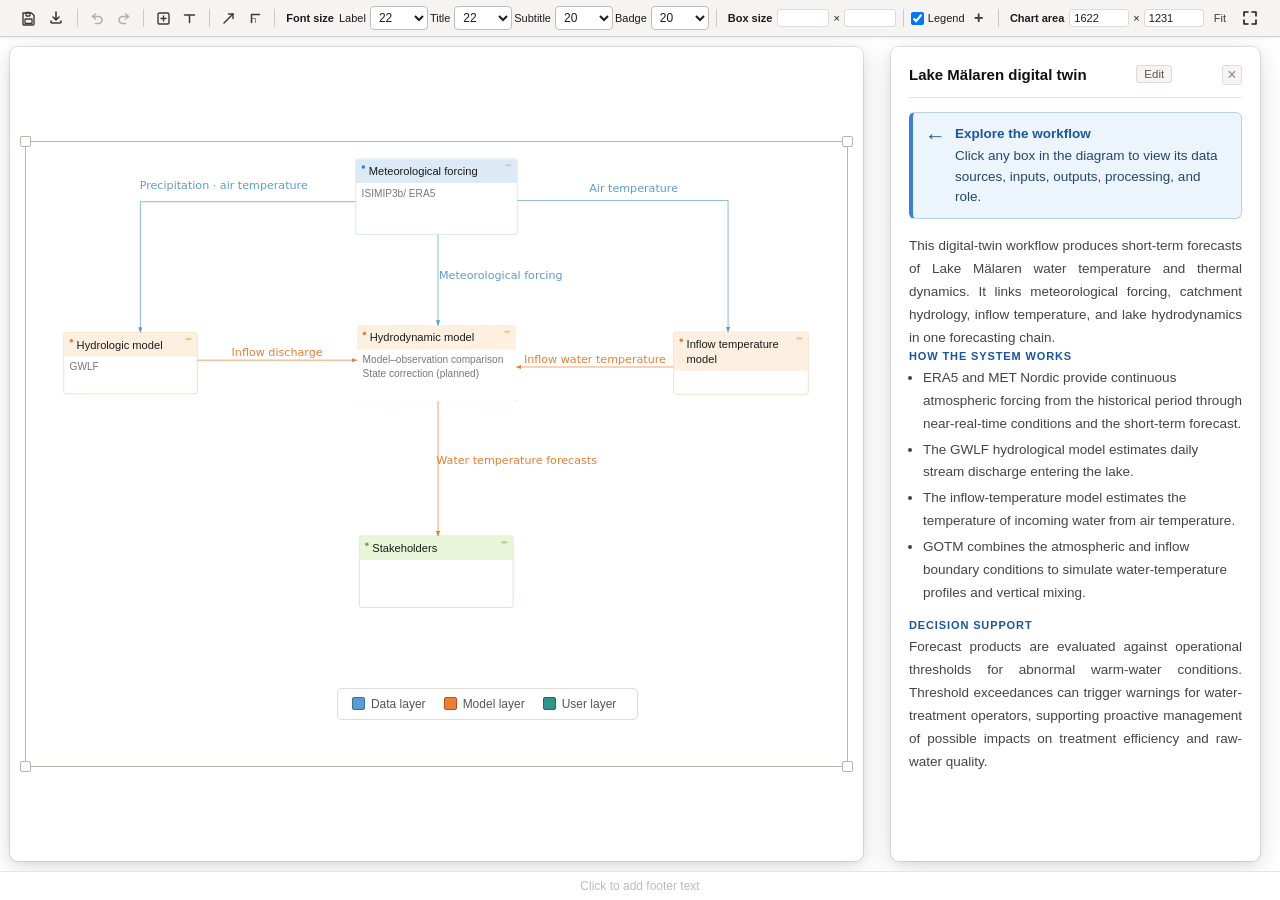
<file: wiki/charts/Malaren_wiki.html>
<!DOCTYPE html>
<html lang="en">
<head>
<meta charset="UTF-8">
<meta name="viewport" content="width=device-width, initial-scale=1.0">
<title>Lake Mälaren Digital Twin — Data Flow</title>
<link rel="icon" href="data:image/svg+xml,%3Csvg xmlns='http://www.w3.org/2000/svg' viewBox='0 0 64 64'%3E%3Crect x='1' y='1' width='62' height='62' rx='13' fill='%23f7f5f1' stroke='%23d5d1c9' stroke-width='2'/%3E%3Cpath d='M32 32L14 14M32 32L50 14M32 32L32 52' stroke='%23b8b5b0' stroke-width='3' fill='none'/%3E%3Crect x='24' y='24' width='16' height='16' rx='4' fill='%233b7dd8'/%3E%3Ccircle cx='14' cy='14' r='6' fill='%233a8a3a'/%3E%3Ccircle cx='50' cy='14' r='6' fill='%23c89a20'/%3E%3Ccircle cx='32' cy='52' r='6' fill='%23999'/%3E%3C/svg%3E">
<link rel="stylesheet" href="malaren/chart.css">
<!-- KaTeX vendored locally (v0.17.0) so the page works offline -->
<link rel="stylesheet" href="vendor/katex/katex.min.css">
<script defer src="vendor/katex/katex.min.js"></script>
<script defer src="vendor/katex/contrib/auto-render.min.js"></script>
</head>
<body>

<div class="toolbar">
    <!-- File group: Save + Export -->
    <button id="save-btn" class="tb-icon-btn tb-edit" onclick="saveAll()" data-tip="Save">
      <svg width="15" height="15" viewBox="0 0 15 15" fill="none">
        <path d="M2 2h8.5L13 4.5V13a1 1 0 01-1 1H3a1 1 0 01-1-1V2z" stroke="currentColor" stroke-width="1.4" stroke-linejoin="round"/>
        <rect x="5" y="1.5" width="4" height="3.5" rx="0.5" stroke="currentColor" stroke-width="1.3"/>
        <rect x="4" y="8" width="7" height="4.5" rx="0.5" stroke="currentColor" stroke-width="1.3"/>
      </svg>
    </button>
    <div style="position:relative;display:inline-flex;">
      <button class="tb-icon-btn" onclick="toggleExportDrop(event)" data-tip="Export">
        <svg width="14" height="14" viewBox="0 0 14 14" fill="none">
          <path d="M7 1v8M4 6l3 3 3-3M2 10v1a1 1 0 001 1h8a1 1 0 001-1v-1" stroke="currentColor" stroke-width="1.6" stroke-linecap="round" stroke-linejoin="round"/>
        </svg>
      </button>
      <div class="export-drop" id="export-drop">
        <button onclick="exportPNG(); closeExportDrop()">
          <svg width="14" height="14" viewBox="0 0 14 14" fill="none"><rect x="1" y="1" width="12" height="12" rx="2" stroke="#888" stroke-width="1.3"/><path d="M3 9l2.5-3L8 8.5 9.5 6.5 11 9" stroke="#888" stroke-width="1.2" stroke-linecap="round" stroke-linejoin="round"/></svg>
          PNG
        </button>
        <button onclick="exportSVG(); closeExportDrop()">
          <svg width="14" height="14" viewBox="0 0 14 14" fill="none"><path d="M2 4a2 2 0 012-2h4l4 4v4a2 2 0 01-2 2H4a2 2 0 01-2-2V4z" stroke="#888" stroke-width="1.3"/><path d="M8 2v4h4" stroke="#888" stroke-width="1.3" stroke-linecap="round"/></svg>
          SVG
        </button>
        <button onclick="exportPDF(); closeExportDrop()">
          <svg width="14" height="14" viewBox="0 0 14 14" fill="none"><rect x="1" y="1" width="12" height="12" rx="2" stroke="#888" stroke-width="1.3"/><path d="M4 5h3.5a1.5 1.5 0 010 3H4V5z" stroke="#888" stroke-width="1.2" stroke-linecap="round"/><path d="M4 9h6" stroke="#888" stroke-width="1.2" stroke-linecap="round"/></svg>
          PDF
        </button>
      </div>
    </div>

    <div class="tb-sep tb-edit"></div>
    <!-- History group: Undo + Redo -->
    <button id="btn-undo" class="tb-icon-btn tb-edit" onclick="undo()" disabled data-tip="Undo (Ctrl+Z)">
      <svg width="15" height="15" viewBox="0 0 15 15" fill="none">
        <path d="M2.5 5.5h6a3.5 3.5 0 010 7H5.5" stroke="currentColor" stroke-width="1.5" stroke-linecap="round" stroke-linejoin="round"/>
        <path d="M5.5 3L2.5 5.5l3 2.5" stroke="currentColor" stroke-width="1.5" stroke-linecap="round" stroke-linejoin="round"/>
      </svg>
    </button>
    <button id="btn-redo" class="tb-icon-btn tb-edit" onclick="redo()" disabled data-tip="Redo (Ctrl+Y)">
      <svg width="15" height="15" viewBox="0 0 15 15" fill="none">
        <path d="M12.5 5.5H6.5a3.5 3.5 0 000 7H9.5" stroke="currentColor" stroke-width="1.5" stroke-linecap="round" stroke-linejoin="round"/>
        <path d="M9.5 3l3 2.5-3 2.5" stroke="currentColor" stroke-width="1.5" stroke-linecap="round" stroke-linejoin="round"/>
      </svg>
    </button>

    <div class="tb-sep tb-edit"></div>
    <!-- Insert group: Box + Text -->
    <button class="tb-icon-btn tb-edit" onclick="showAddNodeDialog()" data-tip="Add box">
      <svg width="15" height="15" viewBox="0 0 15 15" fill="none">
        <rect x="2" y="2" width="11" height="11" rx="1.5" stroke="currentColor" stroke-width="1.4"/>
        <path d="M7.5 5v5M5 7.5h5" stroke="currentColor" stroke-width="1.4" stroke-linecap="round"/>
      </svg>
    </button>
    <button class="tb-icon-btn tb-edit" onclick="addFloatingText()" data-tip="Add text label">
      <svg width="15" height="15" viewBox="0 0 15 15" fill="none">
        <path d="M2.5 4h10M7.5 4v7.5" stroke="currentColor" stroke-width="1.5" stroke-linecap="round"/>
      </svg>
    </button>

    <div class="tb-sep tb-edit"></div>
    <!-- Draw group: Arrow + Ortho constraint + Delete arrow -->
    <button id="btn-add-arrow" class="tb-icon-btn tb-edit" onclick="startDrawMode()" data-tip="Draw arrow">
      <svg width="15" height="15" viewBox="0 0 15 15" fill="none">
        <path d="M3 12L12 3" stroke="currentColor" stroke-width="1.4" stroke-linecap="round"/>
        <path d="M12 3H7.5M12 3V7.5" stroke="currentColor" stroke-width="1.4" stroke-linecap="round" stroke-linejoin="round"/>
      </svg>
    </button>
    <button id="btn-ortho-drag" class="tb-icon-btn tb-edit" onclick="toggleOrthoDrag()" data-tip="Constrain drag to H/V axis">
      <svg width="15" height="15" viewBox="0 0 15 15" fill="none">
        <path d="M3.5 11.5V3.5h8" stroke="currentColor" stroke-width="1.5" stroke-linecap="round" stroke-linejoin="round"/>
        <path d="M3.5 7.5h4v4" stroke="currentColor" stroke-width="1.1" stroke-linecap="round" stroke-linejoin="round" opacity="0.55"/>
      </svg>
    </button>
    <button id="btn-delete-arrow" class="tb-icon-btn tb-edit" onclick="deleteSelectedArrow()" data-tip="Delete selected arrow" style="display:none;color:#c0392b;">
      <svg width="15" height="15" viewBox="0 0 15 15" fill="none">
        <path d="M3 12L11 4" stroke="currentColor" stroke-width="1.3" stroke-linecap="round" opacity="0.4"/>
        <path d="M11 4H7.5M11 4V7.5" stroke="currentColor" stroke-width="1.3" stroke-linecap="round" stroke-linejoin="round" opacity="0.4"/>
        <path d="M2.5 11l3 3M5.5 11l-3 3" stroke="currentColor" stroke-width="1.5" stroke-linecap="round"/>
      </svg>
    </button>

    <div class="tb-sep tb-edit"></div>
    <!-- Format group: font sizes -->
    <span class="tb-group-label tb-edit">Font size</span>
    <div class="tb-fs-row tb-edit" data-tip="Arrow label font size">
      <span class="tb-label">Label</span>
      <select id="label-font-size">
        <option>8</option><option>9</option><option>10</option><option>11</option>
        <option>11.5</option><option>12</option><option>13</option>
        <option>14</option><option>16</option><option>18</option><option selected>20</option>
        <option>22</option><option>24</option><option>28</option><option>36</option>
        <option>48</option><option>72</option>
      </select>
    </div>
    <div class="tb-fs-row tb-edit" data-tip="Node title font size">
      <span class="tb-label">Title</span>
      <select id="ntitle-font-size">
        <option>8</option><option>9</option><option>10</option><option>11</option>
        <option>11.5</option><option>12</option><option>13</option>
        <option>14</option><option>16</option><option>18</option><option selected>20</option>
        <option>22</option><option>24</option><option>28</option><option>36</option>
        <option>48</option><option>72</option>
      </select>
    </div>
    <div class="tb-fs-row tb-edit" data-tip="Node subtitle font size">
      <span class="tb-label">Subtitle</span>
      <select id="nsub-font-size">
        <option>8</option><option>9</option><option>10</option><option>11</option>
        <option>11.5</option><option>12</option><option>13</option>
        <option>14</option><option>16</option><option>18</option><option selected>20</option>
        <option>22</option><option>24</option><option>28</option><option>36</option>
        <option>48</option><option>72</option>
      </select>
    </div>
    <div class="tb-fs-row tb-edit" data-tip="Status badge font size">
      <span class="tb-label">Badge</span>
      <select id="badge-font-size">
        <option>8</option><option>9</option><option>10</option><option>11</option>
        <option>11.5</option><option>12</option><option>13</option>
        <option>14</option><option>16</option><option>18</option><option selected>20</option>
        <option>22</option><option>24</option><option>28</option><option>36</option>
        <option>48</option><option>72</option>
      </select>
    </div>

    <div class="tb-sep tb-edit"></div>
    <!-- Box group: exact dimensions for the open box, or every shift-selected box. -->
    <span class="tb-group-label tb-edit">Box size</span>
    <div class="tb-fs-row tb-edit" data-tip="Width × height of the selected box or boxes, in canvas units">
      <input type="number" id="node-w-input" min="80" max="20000" step="1"
             aria-label="Box width"
             style="width:52px;font-family:inherit;font-size:11px;padding:2px 4px;
                    border:1px solid #dedad4;border-radius:3px;background:#fff;color:#1c1c1e;">
      <span class="tb-label">×</span>
      <input type="number" id="node-h-input" min="36" max="20000" step="1"
             aria-label="Box height"
             style="width:52px;font-family:inherit;font-size:11px;padding:2px 4px;
                    border:1px solid #dedad4;border-radius:3px;background:#fff;color:#1c1c1e;">
    </div>

    <div class="tb-sep"></div>
    <!-- Legend group: show/hide toggle + add item (kept out of the legend's
         own flex row so its measured width/drag-box never includes an add
         control — see chart.md "Legend" section) -->
    <label class="tb-fs-row" style="cursor:pointer;" data-tip="Show / hide the colour legend">
      <input type="checkbox" id="legend-toggle" checked style="cursor:pointer;margin:0;">
      <span class="tb-label">Legend</span>
    </label>
    <button class="tb-icon-btn tb-edit" onclick="addLegendItem()" data-tip="Add legend item" style="font-size:16px;font-weight:600;">+</button>

    <div class="tb-sep tb-edit"></div>
    <!-- Chart area group: exact dimensions of the bordered drawing region, the
         typed alternative to dragging the stage's edge/corner grips. -->
    <span class="tb-group-label tb-edit">Chart area</span>
    <div class="tb-fs-row tb-edit" data-tip="Width × height of the bordered chart area, in canvas units">
      <input type="number" id="canvas-w-input" min="300" max="20000" step="10"
             style="width:60px;font-family:inherit;font-size:11px;padding:2px 4px;
                    border:1px solid #dedad4;border-radius:3px;background:#fff;color:#1c1c1e;">
      <span class="tb-label">×</span>
      <input type="number" id="canvas-h-input" min="300" max="20000" step="10"
             style="width:60px;font-family:inherit;font-size:11px;padding:2px 4px;
                    border:1px solid #dedad4;border-radius:3px;background:#fff;color:#1c1c1e;">
    </div>
    <button class="tb-icon-btn tb-text-btn tb-edit" onclick="fitCanvasToContent()"
            data-tip="Shrink-wrap the chart area around its content">Fit</button>

  <!-- View group: Fullscreen alone, pushed to the right -->
  <div class="export-wrap">
    <button id="btn-fullscreen" onclick="toggleFullscreen()" data-tip="Fullscreen">
      <svg width="14" height="14" viewBox="0 0 14 14" fill="none">
        <path id="fs-icon-path" d="M1 5V1h4M9 1h4v4M13 9v4H9M5 13H1V9" stroke="#1c1c1e" stroke-width="1.6" stroke-linecap="round" stroke-linejoin="round"/>
      </svg>
    </button>
  </div>

</div><!-- /toolbar -->

<div class="body">

  <div class="chart-area">

  <div id="readonly-export">
    <button onclick="toggleReadonlyExport(event)" aria-label="Export chart">
      <svg width="14" height="14" viewBox="0 0 14 14" fill="none" aria-hidden="true">
        <path d="M7 1v8M4 6l3 3 3-3M2 10v1a1 1 0 001 1h8a1 1 0 001-1v-1" stroke="currentColor" stroke-width="1.6" stroke-linecap="round" stroke-linejoin="round"/>
      </svg>
      <span>Download</span>
    </button>
    <div id="readonly-export-drop">
      <button onclick="exportPNG(); closeReadonlyExport()">PNG</button>
      <button onclick="exportSVG(); closeReadonlyExport()">SVG</button>
      <button onclick="exportPDF(); closeReadonlyExport()">PDF</button>
    </div>
  </div>

  <div class="canvas-wrap">
  <div class="canvas-stage" id="canvas-stage">
  <div class="canvas" id="canvas">
  <div id="canvas-margin-guide"></div>
  <div class="center-snap-guide vertical" id="center-snap-guide-x"></div>
  <div class="center-snap-guide horizontal" id="center-snap-guide-y"></div>
  <svg id="svgl" xmlns="http://www.w3.org/2000/svg">
    <defs>
      <!-- blue: atmospheric forcing -->
      <marker id="mbl" markerWidth="8" markerHeight="6" refX="7" refY="3" orient="auto"><polygon points="0,0 8,3 0,6" fill="#5b9bd5"/></marker>
      <!-- teal: hydrological forcing -->
      <marker id="mtl" markerWidth="8" markerHeight="6" refX="7" refY="3" orient="auto"><polygon points="0,0 8,3 0,6" fill="#2e9688"/></marker>
      <!-- orange: validation -->
      <marker id="mor" markerWidth="8" markerHeight="6" refX="7" refY="3" orient="auto"><polygon points="0,0 8,3 0,6" fill="#ed7d31"/></marker>
      <!-- green: assimilation -->
      <marker id="mgr" markerWidth="8" markerHeight="6" refX="7" refY="3" orient="auto"><polygon points="0,0 8,3 0,6" fill="#70ad47"/></marker>
      <!-- purple: model cascade -->
      <marker id="mpu" markerWidth="8" markerHeight="6" refX="7" refY="3" orient="auto"><polygon points="0,0 8,3 0,6" fill="#7030a0"/></marker>
    </defs>
  </svg>

  <!-- DATA SOURCES (top row) -->
  <div class="node" id="N-icon" style="width:180px;" onclick="open_panel('icon')">
    <div class="node-head"><div class="dot"></div><span class="ntitle"></span><span class="badge"></span></div>
    <div class="nsub"></div>
  </div>

  <div class="node src" id="N-mon" style="width:200px;" onclick="open_panel('mon')">
    <div class="node-head"><div class="dot"></div><span class="ntitle"></span><span class="badge"></span></div>
    <div class="nsub"></div>
  </div>

  <!-- MODELS -->
  <div class="node" id="N-aem" style="width:250px;" onclick="open_panel('aem')">
    <div class="node-head"><div class="dot"></div><span class="ntitle"></span><span class="badge"></span></div>
    <div class="nsub"></div>
  </div>

  <div class="node prog" id="N-wsm" style="width:180px;" onclick="open_panel('wsm')">
    <div class="node-head"><div class="dot"></div><span class="ntitle"></span><span class="badge"></span></div>
    <div class="nsub"></div>
  </div>

  <div class="node plan" id="N-tbm" style="width:195px;" onclick="open_panel('tbm')">
    <div class="node-head"><div class="dot"></div><span class="ntitle"></span><span class="badge"></span></div>
    <div class="nsub"></div>
  </div>

  <div class="node plan" id="N-eco" style="width:185px;" onclick="open_panel('eco')">
    <div class="node-head"><div class="dot"></div><span class="ntitle"></span><span class="badge"></span></div>
    <div class="nsub"></div>
  </div>

  <!-- VALIDATION / DATA ASSIMILATION -->
  <div class="node prog" id="N-vda" style="width:250px;" onclick="open_panel('vda')">
    <div class="node-head"><div class="dot"></div><span class="ntitle"></span><span class="badge"></span></div>
    <div class="nsub"></div>
  </div>

  <!-- OUTPUTS -->
  <div class="node" id="N-arc" style="width:280px;" onclick="open_panel('arc')">
    <div class="node-head"><div class="dot"></div><span class="ntitle"></span><span class="badge"></span></div>
    <div class="nsub"></div>
  </div>

  <div class="node" id="N-dash" style="width:160px;" onclick="open_panel('dash')">
    <div class="node-head"><div class="dot"></div><span class="ntitle"></span><span class="badge"></span></div>
    <div class="nsub"></div>
  </div>

  <div class="node plan" id="N-stk" style="width:155px;" onclick="open_panel('stk')">
    <div class="node-head"><div class="dot"></div><span class="ntitle"></span><span class="badge"></span></div>
    <div class="nsub"></div>
  </div>

  </div><!-- /canvas -->

  <div id="canvas-legend" title="Drag to move · Double-click a label to rename · Click a swatch to recolour · Drag right edge to resize"
    style="position:absolute;left:50%;bottom:14px;transform:translateX(-50%);
    z-index:4;display:flex;flex-direction:row;flex-wrap:wrap;align-items:center;gap:8px 18px;
    pointer-events:auto;cursor:move;
    background:rgba(255,255,255,0.88);border:1px solid #dedad4;border-radius:5px;
    padding:8px 14px;
    font-family:-apple-system,BlinkMacSystemFont,'Segoe UI',sans-serif;font-size:12px;color:#555;">
  </div>

  <div class="stage-rh stage-rh-n" data-dir="n" title="Drag to resize"></div>
  <div class="stage-rh stage-rh-s" data-dir="s" title="Drag to resize"></div>
  <div class="stage-rh stage-rh-e" data-dir="e" title="Drag to resize"></div>
  <div class="stage-rh stage-rh-w" data-dir="w" title="Drag to resize"></div>
  <div class="stage-resize-handle se" id="stage-resize-handle" data-dir="se" title="Drag to resize the chart area"></div>
  <div class="stage-resize-handle sw" data-dir="sw" title="Drag to resize the chart area"></div>
  <div class="stage-resize-handle ne" data-dir="ne" title="Drag to resize the chart area"></div>
  <div class="stage-resize-handle nw" data-dir="nw" title="Drag to resize the chart area"></div>

  </div><!-- /canvas-stage -->

  </div><!-- /canvas-wrap -->

  </div><!-- /chart-area -->

  <div class="split-handle" id="split-handle" title="Drag to resize"></div>

  <!-- SIDE PANEL -->
  <div class="side" id="side">
    <div class="side-inner" id="side-inner">
      <div class="side-header">
        <div>
          <div class="side-title" id="side-title"></div>
        </div>
        <span class="side-badge" id="side-badge"></span>
        <button class="side-edit-btn" id="side-edit-btn" onclick="toggleSidebarEdit()">Edit</button>
        <div class="side-close" onclick="close_panel()">×</div>
      </div>
      <div id="side-content"></div>
    </div>
  </div>

  <!-- EDIT PANE -->
  <div class="side-edit-pane" id="side-edit-pane">
    <div class="side-edit-inner">
      <div class="side-edit-header">
        <span class="side-edit-label">Editor</span>
        <div class="side-edit-actions">
          <button class="side-save-btn" onclick="saveSidebarEdit()">Save</button>
          <button class="side-cancel-btn" onclick="cancelSidebarEdit()">Close</button>
        </div>
      </div>
      <div class="side-edit-fields" id="side-edit-fields">
        <label class="side-edit-field">
          <span class="side-edit-fieldlabel">Title</span>
          <input type="text" id="side-title-input" oninput="onSidebarMetaInput()" placeholder="Box title">
        </label>
        <label class="side-edit-field">
          <span class="side-edit-fieldlabel">Status banner</span>
          <input type="text" id="side-badge-input" oninput="onSidebarMetaInput()" placeholder="e.g. Planned">
        </label>
      </div>
      <div class="side-format-toolbar" aria-label="Sidebar text formatting">
        <button type="button" id="side-undo-btn" onclick="sidebarUndo()" title="Undo (Ctrl+Z)" disabled>↶</button>
        <button type="button" id="side-redo-btn" onclick="sidebarRedo()" title="Redo (Ctrl+Y)" disabled>↷</button>
        <button type="button" onclick="formatSidebarSelection('bold')" title="Bold"><strong>B</strong></button>
        <button type="button" onclick="formatSidebarSelection('italic')" title="Italic"><em>I</em></button>
        <button type="button" onclick="formatSidebarSelection('code')" title="Inline code">&lt;/&gt;</button>
        <button type="button" onclick="formatSidebarSelection('equation')" title="Inline LaTeX equation">$</button>
        <button type="button" onclick="formatSidebarSelection('heading')" title="Heading">H</button>
        <button type="button" onclick="formatSidebarSelection('list')" title="Bulleted list">•</button>
        <button type="button" onclick="formatSidebarSelection('link')" title="Link">🔗</button>
        <span class="side-color-control" title="Text colour">
          <input type="color" id="side-color-input" value="#1a55a0" onchange="formatSidebarSelection('color')" aria-label="Apply text colour">
        </span>
      </div>
      <textarea id="side-textarea" onbeforeinput="captureSidebarHistory(event)" oninput="onSidebarInput()" placeholder="Write content here.&#10;&#10;$x^2$ inline math&#10;$$\frac{a}{b}$$ display math"></textarea>
      <div class="side-math-hint">Markdown: headings · bold · italic · code · links · lists · colour · quotes · LaTeX · Ctrl+S</div>
    </div>
  </div>

</div><!-- /body -->
<div id="ui-tooltip"></div>

<footer>
  <span id="footer-text"></span>
</footer>

<script id="chart-document" type="application/json">
{
  "schemaVersion": 1,
  "data": {
    "icon": {
      "title": "NWP",
      "badge": "Implemented",
      "bcls": "impl",
      "nsub": "ICON-2I · GRIB"
    },
    "mon": {
      "title": "Monitoring network",
      "badge": "Implemented",
      "bcls": "impl",
      "nsub": ""
    },
    "aem": {
      "title": "AEM3D lake model",
      "badge": "Implemented",
      "bcls": "impl",
      "nsub": "3-D hydro · 35 MET zones · twice-daily"
    },
    "wsm": {
      "title": "Watershed model",
      "badge": "Implemented",
      "bcls": "impl",
      "nsub": "Distributed model"
    },
    "tbm": {
      "title": "Transport & biogeochem model",
      "badge": "Planned",
      "bcls": "plan",
      "nsub": "sediment · nutrients · tracers"
    },
    "eco": {
      "title": "Ecosystem services",
      "badge": "Planned",
      "bcls": "plan",
      "nsub": "DO · algae · habitat · alerts"
    },
    "vda": {
      "title": "Validation & data assimilation",
      "badge": "In progress",
      "bcls": "prog",
      "nsub": "Model–observation comparison\u003cbr>State correction (planned)"
    },
    "arc": {
      "title": "Forecast archive",
      "badge": "Implemented",
      "bcls": "impl",
      "nsub": "72-h T · velocity · level · CF-NetCDF"
    },
    "dash": {
      "title": "Dashboard",
      "badge": "Implemented",
      "bcls": "impl",
      "nsub": "React · FastAPI · D3.js"
    },
    "stk": {
      "title": "Stakeholders",
      "badge": "Planned",
      "bcls": "plan",
      "nsub": "alerts · scenarios · dam control"
    }
  },
  "canvas": {
    "w": 1622,
    "h": 1231,
    "manual": false,
    "scale": 1
  },
  "positions": {
    "mon": {
      "x": 651,
      "y": 33,
      "w": 320,
      "h": 150
    },
    "vda": {
      "x": 653,
      "y": 362,
      "w": 316,
      "h": 150
    },
    "cnode_1789999296703": {
      "x": 658,
      "y": 778,
      "w": 305,
      "h": 142
    },
    "cnode_1789999446902": {
      "x": 74,
      "y": 376,
      "w": 265,
      "h": 122
    },
    "cnode_1789999508431": {
      "x": 1279,
      "y": 375,
      "w": 267,
      "h": 124
    }
  },
  "labelPositions": {
    "arrow_1780231744722_lbl": {
      "x": 833.4323933023496,
      "y": 1073.5590516528734,
      "r": 0
    },
    "arrow_1780244085872_lbl": {
      "x": 580.7997727346083,
      "y": 633.6963645441867,
      "r": 270
    },
    "arrow_1780247906340_lbl": {
      "x": 483.62867721413926,
      "y": 712.4739816043522,
      "r": 0
    },
    "arrow_1780758105910_lbl": {
      "x": 1040.5980221817035,
      "y": 645.675881932744,
      "r": 270
    },
    "arrow_1783328888956_lbl": {
      "x": 901.5566464548671,
      "y": 649.1795881078518,
      "r": 270
    },
    "arrow_1787157209542_lbl": {
      "x": 1078.2364161696605,
      "y": 183.85213240868381,
      "r": 0
    },
    "arrow_1787157290240_lbl": {
      "x": 1007.3193444136912,
      "y": 431.2603593578145,
      "r": 0
    },
    "arrow_1787157559462_lbl": {
      "x": 1192.5593007053048,
      "y": 844.3061249638757,
      "r": 0
    },
    "arrow_1787158048524_lbl": {
      "x": 445.9616788321167,
      "y": 791.219432806334,
      "r": 0
    },
    "arrow_1787158250409_lbl": {
      "x": 911.4147419423563,
      "y": 716.2996198030719,
      "r": 0
    },
    "arrow_1787158357139_lbl": {
      "x": 1098.0219717738926,
      "y": 655.1644237079252,
      "r": 0
    },
    "arrow_1787158858606_lbl": {
      "x": 350.8500683504452,
      "y": 285.9522068709198,
      "r": 0
    },
    "arrow_1787158917851_lbl": {
      "x": 719.4895090919235,
      "y": 431.18222106206315,
      "r": 0
    },
    "arrow_1787158961352_lbl": {
      "x": 1213.258446116651,
      "y": 287.32959612128394,
      "r": 0
    },
    "arrow_1787162081123_lbl": {
      "x": 498.54723335878685,
      "y": 650.0048929231065,
      "r": 0
    },
    "arrow_1787158152295_lbl": {
      "x": 953.4784418013293,
      "y": 909.9291952369858,
      "r": 0
    },
    "arrow_1787597335761_lbl": {
      "x": 441.47804516423355,
      "y": 823.8289803971813,
      "r": 0
    },
    "arrow_1791220093871_lbl": {
      "x": 390.6229768015387,
      "y": 91.95094358589577,
      "r": 0
    },
    "arrow_1791220122297_lbl": {
      "x": 937.9786233028649,
      "y": 271.26372804047855,
      "r": 0
    },
    "arrow_1791220129555_lbl": {
      "x": 969.2927086383553,
      "y": 636.9999826661833,
      "r": 0
    },
    "arrow_1791220103861_lbl": {
      "x": 1200.4307732474158,
      "y": 98.7147641381835,
      "r": 0
    }
  },
  "deletedNodes": [
    "cnode_1783320985926",
    "cnode_1780556617482",
    "arc",
    "dash",
    "cnode_1787600547685",
    "icon",
    "wsm",
    "aem",
    "tbm",
    "eco",
    "stk",
    "cnode_1791261900450"
  ],
  "customNodes": {
    "cnode_1789999296703": {
      "id": "cnode_1789999296703",
      "title": "Stakeholders",
      "badge": "",
      "bcls": "",
      "nsub": "",
      "x": 1382,
      "y": 581,
      "w": 200
    },
    "cnode_1789999446902": {
      "id": "cnode_1789999446902",
      "title": "Hydrologic model",
      "badge": "",
      "bcls": "",
      "nsub": "GWLF",
      "x": 1382,
      "y": 581,
      "w": 200
    },
    "cnode_1789999508431": {
      "id": "cnode_1789999508431",
      "title": "Inflow temperature model",
      "badge": "",
      "bcls": "",
      "nsub": "",
      "x": 1382,
      "y": 581,
      "w": 200
    }
  },
  "textOverrides": {
    "aem": {
      "title": "Lake model",
      "badge": "Implemented",
      "bcls": "impl",
      "nsub": "AEM3D, NetCDF "
    },
    "wsm": {
      "title": "Watershed model",
      "badge": "In progress",
      "bcls": "prog",
      "nsub": "Distributed model"
    },
    "mon": {
      "title": "Meteorological forcing",
      "badge": "",
      "bcls": "impl",
      "nsub": "ISIMIP3b/ ERA5"
    },
    "arc": {
      "title": "State and forecast archive",
      "badge": "Implemented",
      "bcls": "impl",
      "nsub": "NetCDF . Continuously updated . Keeps track of state history"
    },
    "tbm": {
      "title": "Transport model",
      "badge": "In progress",
      "bcls": "prog",
      "nsub": "Lagrangian particle tracking"
    },
    "eco": {
      "title": "Ecosystem services",
      "badge": "Planned",
      "bcls": "plan",
      "nsub": "Stakeholder variables"
    },
    "dash": {
      "title": "GUI",
      "badge": "In progress",
      "bcls": "prog",
      "nsub": "User friendly"
    },
    "stk": {
      "title": "Stakeholders",
      "badge": "Planned",
      "bcls": "plan",
      "nsub": "Dashboard, alerts, scenarios"
    },
    "vda": {
      "title": "Hydrodynamic model",
      "badge": "",
      "bcls": "plan",
      "nsub": "Model–observation comparison\nState correction (planned)"
    },
    "icon": {
      "title": "Weather forecast model",
      "badge": "Implemented",
      "bcls": "impl",
      "nsub": "NWP (ICON-2I, WRF)"
    },
    "cnode_1789999296703": {
      "title": "Stakeholders",
      "badge": "",
      "bcls": "",
      "nsub": ""
    },
    "cnode_1789999446902": {
      "title": "Hydrologic model",
      "badge": "",
      "bcls": "",
      "nsub": "GWLF"
    },
    "cnode_1789999508431": {
      "title": "Inflow temperature model",
      "badge": "",
      "bcls": "",
      "nsub": ""
    },
    "cnode_1791261900450": {
      "title": "",
      "badge": "",
      "bcls": "text",
      "nsub": "Click a box in the diagram to see its data sources, inputs, outputs, processing, and role."
    }
  },
  "styleOverrides": {
    "wsm": {
      "dot": "#ed7d31",
      "border": "#f5c08a",
      "bg": "#fef0e0"
    },
    "aem": {
      "dot": "#ed7d31",
      "border": "#f5c08a",
      "bg": "#fef0e0"
    },
    "eco": {
      "dot": "#ed7d31",
      "border": "#f5c08a",
      "bg": "#fef0e0",
      "label": "Model layer"
    },
    "tbm": {
      "dot": "#ed7d31",
      "border": "#f5c08a",
      "bg": "#fef0e0",
      "label": "Model layer"
    },
    "mon": {
      "dot": "#3b7dd8",
      "border": "#b8cfe8",
      "bg": "#dceaf5"
    },
    "vda": {
      "dot": "#ed7d31",
      "border": "#f5c08a",
      "bg": "#fef0e0",
      "label": "Model layer"
    },
    "dash": {
      "dot": "#7030a0",
      "border": "#c4a8d8",
      "bg": "#f0eaf7"
    },
    "stk": {
      "dot": "#70ad47",
      "border": "#b0d888",
      "bg": "#e8f5d8",
      "label": "Water quality"
    },
    "cnode_1780556617482": {
      "dot": "#5b9bd5",
      "border": "#aac8ea",
      "bg": "#ddeaf7",
      "label": "Data layer"
    },
    "cnode_1783320985926": {
      "dot": "#ed7d31",
      "border": "#f5c08a",
      "bg": "#fef0e0",
      "label": "Model layer"
    },
    "cnode_1789999296703": {
      "dot": "#70ad47",
      "border": "#b0d888",
      "bg": "#e8f5d8",
      "label": "Water quality"
    },
    "cnode_1789999446902": {
      "dot": "#ed7d31",
      "border": "#f5c08a",
      "bg": "#fef0e0",
      "label": "Model layer"
    },
    "cnode_1789999508431": {
      "dot": "#ed7d31",
      "border": "#f5c08a",
      "bg": "#fef0e0",
      "label": "Model layer"
    }
  },
  "sidebar": {
    "_overview_": "This digital-twin workflow produces short-term forecasts of Lake Mälaren water temperature and thermal dynamics. It links meteorological forcing, catchment hydrology, inflow temperature, and lake hydrodynamics in one forecasting chain.\n\n# How the system works\n- ERA5 and MET Nordic provide continuous atmospheric forcing from the historical period through near-real-time conditions and the short-term forecast.\n- The GWLF hydrological model estimates daily stream discharge entering the lake.\n- The inflow-temperature model estimates the temperature of incoming water from air temperature.\n- GOTM combines the atmospheric and inflow boundary conditions to simulate water-temperature profiles and vertical mixing.\n\n# Decision support\nForecast products are evaluated against operational thresholds for abnormal warm-water conditions. Threshold exceedances can trigger warnings for water-treatment operators, supporting proactive management of possible impacts on treatment efficiency and raw-water quality.",
    "_overview_title_": "Lake Mälaren digital twin",
    "mon": "# Source\nA continuous meteorological forcing dataset combines ERA5 historical reanalysis, MET Nordic reanalysis, and the MET Nordic numerical weather forecast. ERA5 supplies the historical record up to its latest available date, followed by five days of MET Nordic reanalysis for near-real-time conditions and then the MET Nordic short-term forecast.\n\nThe MET Nordic forecast is a post-processed deterministic product built primarily from MEPS, with assimilation of observations and weather-radar data. It has 1 km spatial resolution, hourly temporal resolution, and a forecast horizon of up to 61 hours.\n\n# Data sources\n- [ERA5 hourly data on single levels from 1940 to present](https://cds.climate.copernicus.eu/datasets/reanalysis-era5-single-levels?tab=overview), Copernicus Climate Data Store\n- [MET Nordic dataset](https://github.com/metno/NWPdocs/wiki/MET-Nordic-dataset), Norwegian Meteorological Institute\n\n# Outputs\n- Air temperature at 2 m (°C)\n- Dewpoint temperature at 2 m (°C)\n- 10 m u-component of wind (m/s)\n- 10 m v-component of wind (m/s)\n- Incoming shortwave radiation (W/m²)\n- Precipitation (mm/h)\n- Cloud cover (%)\n\n# Processing\nERA5 supplies air temperature, dewpoint temperature, precipitation, cloud cover, surface downwelling shortwave radiation, and the wind components. Accumulated shortwave energy is converted to a mean hourly flux, and accumulated precipitation is expressed as an hourly amount.\n\nMET Nordic supplies air temperature, relative humidity, precipitation, cloud cover, shortwave radiation, and wind speed and direction. Dewpoint temperature is calculated from air temperature and relative humidity. Wind speed and meteorological wind direction are converted to u and v components. Shortwave radiation and precipitation accumulations are converted to hourly values.\n\n# Role\nProvides atmospheric boundary conditions for the GWLF hydrological model, the inflow-temperature model, and the GOTM lake hydrodynamic model.",
    "vda": "# Source\nThe General Ocean Turbulence Model (GOTM) is a one-dimensional water-column model developed to simulate the hydrodynamic and thermodynamic processes governing vertical transport and turbulent mixing in aquatic systems. Initially developed for oceanographic applications, GOTM has subsequently been applied to freshwater environments, including lakes. The model resolves the vertical transport of momentum and heat and provides a framework for representing turbulent mixing through a broad range of turbulence-closure schemes.\n\nDocumentation is available at [gotm.net](https://gotm.net/portfolio/).\n\n# Inputs\n- Lake bathymetry\n- Air temperature at 2 m (°C)\n- Dewpoint temperature (°C)\n- Wind-velocity components at 10 m (u and v, m/s)\n- Incoming shortwave radiation (W/m²)\n- Cloud cover (%)\n- Precipitation (mm/h)\n- Air pressure (Pa)\n- Inflow discharge (m³/s) and temperature (°C)\n- Outflow discharge (m³/s)\n- Initial temperature conditions (°C)\n- Light availability\n\n# Outputs\n- Water-temperature profiles (°C)\n\n# Role\nProvides short-term forecasts of lake water temperature and thermal dynamics to support early warning and proactive management of abnormal warm-water events that may affect water-treatment processes.",
    "cnode_1789999446902": "# Source\nThe Generalized Watershed Loading Function (GWLF) model is a semi-distributed watershed model that simulates runoff generation and stream discharge from meteorological forcing and watershed characteristics. The original version was developed by Haith and Shoemaker (1987) and later developed further by Schneiderman et al. (2002). This study uses the hydrological component to estimate daily streamflow entering the lake, including precipitation, evapotranspiration, infiltration, soil-moisture dynamics, and groundwater storage.\n\nGWLF routes rain and snowmelt to surface pathways using the US Soil Conservation Service Curve Number method. Water that remains after surface runoff is routed through unsaturated, saturated, and deep saturated zones. Evapotranspiration removes water from the unsaturated zone; transfers between soil zones depend on storage thresholds; and fast and slow recession coefficients govern groundwater drainage to the stream.\n\n# Inputs\n- Total daily precipitation (cm d⁻¹)\n- Mean daily air temperature (°C)\n- CORINE land-cover data\n- Gridded curve-number data (Jaafar et al., 2019)\n- Soil properties and topography\n\n# Outputs\n- Stream discharge (cm d⁻¹ and m³ s⁻¹)\n\n# Role\nProvides inflow-discharge boundary conditions for the GOTM lake model.\n\n# References\n- Haith, D. A., & Shoemaker, L. L. (1987). Generalized watershed loading functions for stream flow nutrients. *JAWRA Journal of the American Water Resources Association*, 23(3), 471–478. [DOI](https://doi.org/10.1111/j.1752-1688.1987.tb00825.x)\n- Schneiderman, E. M., Pierson, D. C., Lounsbury, D. G., & Zion, M. S. (2002). Modeling the hydrochemistry of the Cannonsville watershed with generalized watershed loading functions (GWLF). *JAWRA Journal of the American Water Resources Association*, 38(5), 1323–1347. [DOI](https://doi.org/10.1111/j.1752-1688.2002.tb04350.x)\n- Williams, J. R., Kannan, N., Wang, X., Santhi, C., & Arnold, J. G. (2012). Evolution of the SCS runoff curve number method and its application to continuous runoff simulation. *Journal of Hydrologic Engineering*, 17(11), 1221–1229. [DOI](https://doi.org/10.1061/(ASCE)HE.1943-5584.0000529)",
    "cnode_1789999508431": "# Source\nThe inflow-temperature model simulates the temporal evolution of water temperature as a function of atmospheric forcing. It assumes that water temperature adjusts toward air temperature through a first-order heat-exchange process. Separate heat-transfer coefficients represent the observed asymmetry between warming and cooling.\n\nThe model is formulated as:\n\n$\\frac{dT_w}{dt}=k(T_a-T_w)$\n\nwhere $T_w$ is inflow water temperature (°C), $T_a$ is air temperature (°C), and $k$ is the heat-transfer coefficient (d⁻¹). The coefficient uses $k_w$ during warming and $k_c$ during cooling. A lower boundary of 0 °C prevents further cooling after the inflow reaches the freezing point.\n\n# Inputs\n- Air temperature (°C)\n- Initial inflow temperature (°C)\n- Warming coefficient $k_w$ (d⁻¹)\n- Cooling coefficient $k_c$ (d⁻¹)\n\n# Output\n- Inflow water temperature (°C)\n\n# Role\nProvides inflow-water-temperature boundary conditions for the GOTM lake model.",
    "cnode_1789999296703": "# Purpose\nForecast products are evaluated against predefined operational thresholds for abnormal warm-water conditions.\n\n# Decision support\nThreshold exceedances trigger warnings for water-treatment operators. The warnings support proactive management of potential impacts on treatment efficiency and water quality.",
    "icon": "# Source\nMeteoHub's ICON-2I regional NWP model, 2.2 km horizontal resolution over Italy. Issued 2× daily (00, 12 UTC), 72-hour forecast horizon. Accessed via MeteoHub API.\n\nICON-2I model:\n- [ItaliaMeteo short-term forecasts](https://www.agenziaitaliameteo.it/en/meteorology/forecasts/short-term-forecasts-italy/)\n- [ICON model](https://www.icon-model.org/)\n\nWRF model:\n- [MISTRAL WRF forecasts](https://mistral-cat.hpc.cineca.it/dataset/previsioni-meteorologiche-modello-wrf)\n- [WRF users](https://www2.mmm.ucar.edu/wrf/users/)\n\n# Target outputs\n- Air temperature at 2m (°C)\n- Wind speed at 10m (m/s)\n- Wind direction at 10m (°)\n- Shortwave radiation at surface (W/m²)\n- Cloud cover (%)\n- Precipitation (mm/h)\n- Relative humidity (%)\n- Pressure at surface (hPa)\n\n# Role\nAtmospheric forcing for AEM3D. Also displayed in a user-friendly way to stakeholders on the dashboard.\n\n# Format\nGRIB2 download → NetCDF extraction (cfgrib) → AEM3D MET `.dat` files. Bilinear interpolation to the lake grid. Filtered by forecast reference time.",
    "aem": "# Source\nAEM3D (Aquatic Ecosystem Model 3D) is a numerical modeling tool used to simulate hydrodynamic and thermodynamic processes in aquatic systems. AEM3D accounts for environmental forcing such as inflows, thermal and mechanical fluxes at the surface.\n\nFull documentation is made available at [AEM3D documentation](https://www.hydronumerics.com.au/software/aquatic-ecosystem-model-3d)\n\n# Target inputs\n- Lake's bathymetry\n- Air temperature at 2m (°C)\n- Wind speed at 10m (m/s)\n- Wind direction at 10m (°)\n- Shortwave radiation at surface (W/m²)\n- Cloud cover (%)\n- Precipitation (mm/h)\n- Relative humidity (%)\n- Inflows discharge (m3/s), temperature (°C) and turbidity (FTU)\n- Outflow discharge (m3/s)\n- Initial condition for temperature (°C) and turbidity (FTU)\n\n# Target outputs\n- Water velocities (m/s)\n- Water temperature (°C)\n- Turbidity (FTU)\n- Water level (m)\n\n# Format and operational mode\nTwice-daily forecast cycle driven by ICON-2I (00 and 12 UTC). Two-phase execution: state advance to next issue time, then 72-hour forecast product. Warm-start from restart file preserves thermal stratification.\n\n# Role\nProvides the input to the transport model and to the module aimed at quantifying the ecosystem services.",
    "wsm": "# Source\nThe implemented watershed model is a simplified, computationally efficient tool for the preliminary assessment of river water quality, particularly suited to poorly monitored basins and stable low-flow periods. Starting from a digital elevation model (DEM), it automatically reconstructs the drainage network and its geometric and topological properties, representing it as a non-binary tree. Recursive procedures are then used to calculate discharge, hydraulic characteristics, mass and energy balances, and chemical processes throughout the network. The model estimates natural discharge from the drained area, while empirical relationships determine channel width, depth, velocity, and bed roughness. Users must provide meteorological data, water-quality parameters, and information about pollutant sources, discharges, withdrawals, and artificial diversions.\n\nPilotti, M. and Rosso, R. (1990) “SHELL: a general framework for modelling the distributed response of a drainage basin”, Proceedings of the Eighth International Conference on Computational Methods in Water Resources, Held in Venice, Italy, June 11-15, 1990.\n\nPilotti, M. Chapra S. C. and Valerio, G. (2019). Steady-State Distributed Modeling of Dissolved Oxygen in Data-Poor, Sewage Dominated River Systems Using Drainage Networks, Environmental Modeling and Software, 111,  153-169, [DOI](https://doi.org/10.1016/j.envsoft.2018.08.027).\n\n# Target inputs\n- gridded precipitation (mm/h)\n- air temperature (°C)\n- watershed initial conditions\n\n# Target outputs\n- discharge Q(t) (m³/s)\n- inflow temperature (°C)\n- suspended sediment (g/L)\n\n# Role\nHydrological forcing for AEM3D.",
    "tbm": "# Target inputs\n- Water velocities (m/s)\n- Water temperature (°C)\n- Turbidity (FTU)\n- Optical images of the surface waters\n- Water level (m)\n\n# Target outputs\n- Map of the surface distribution of the target variables (turbidity, macrophytes, floating debris etc.)\n\n# Role\nProvides the input to the module aimed at quantifying the ecosystem services",
    "eco": "# Status\nPlanned. Awaiting transport model outputs and water quality module coupling.\n\n# Target inputs\n- Wind speed and direction\n- Water velocities (m/s)\n- Water temperature (°C)\n- Turbidity map (FTU)\n- Maps of floating debris\n\n# Target output\n- Water level threshold and wind alerts\n- Areas with the highest probability of floating debris accumulation, enabling targeted clean-up activities.\n- Turbidity and temperature hotspots.",
    "arc": "# Contents\n3-D temperature (°C)3-D velocity (m/s)water level (m a.s.l.)station depth profiles.\n\n# Structure\nNetCDF files per station, indexed by `forecast_reference_time` and `forecast_period`. Each twice-daily operational run appends one entry.\n\n# Role\nPersistent record of all operational forecast runs. Source for dashboard queries and validation against station observations.\n\n# Links\n[Wiki page](https://github.com/giuliavalerio/PROVA/wiki/Aquatic-Ecosystem-model-of-Lake-Iseo)\n",
    "dash": "# Stack\nReact + Vite + D3.js frontend, FastAPI backend. Reads forecast archive NetCDF directly, without an intermediate database for simulation data.\n\n# Current views\n- Depth–time temperature heatmap (click to select time/depth)\n- Vertical temperature profile at selected time\n- Surface temperature time series\n- Depth-specific temperature time series\n\n# Aggregation\nRaw / daily / weekly / monthly with avg / min / max / median, all computed in the browser.\n\n# Future additions\nDO profiles, turbidity, velocity maps, scenario comparison, threshold alerts.",
    "stk": "# Status\nPlanned. Engagement begins once the dashboard prototype is ready.\n\n# Groups\n- Dam operators: real-time level forecasts and gate scenario testing\n- ARPA Lombardia: model outputs and validation data sharing\n- Water utilities: intake temperature and level forecasts\n- Municipal authorities: flood and drought early warning\n\n# Feedback loop\nDam gate control decisions translate back into AEM3D boundary conditions (offtake rates, outlet levels), closing the operational digital twin loop.",
    "cnode_1780556617482": "# Status\nPlanned. This statistical downscaling layer sits between the NWP model and the lake and watershed models.\n\n# Purpose\nRefine coarse ICON-2I fields toward local conditions the 2 km grid cannot resolve, such as wind channelling near Iseo, using monitoring-network observations as a reference.\n\n# Approach\nStatistical / empirical correction. Method to be defined."
  },
  "arrows": [
    {
      "id": "arrow_1791220093871",
      "src": {
        "node": "mon",
        "fx": 0,
        "fy": 0.5665280680777128
      },
      "dst": {
        "node": "cnode_1789999446902",
        "fx": 0.5707173093939407,
        "fy": 0
      },
      "waypoints": [
        [
          225.92756789769882,
          117.98961862277638
        ]
      ],
      "color": "#5b9bd5",
      "marker": "mbl",
      "dashed": false,
      "label": {
        "text": "Precipitation · air temperature",
        "key": "arrow_1791220093871_lbl"
      }
    },
    {
      "id": "arrow_1791220103861",
      "src": {
        "node": "mon",
        "fx": 1,
        "fy": 0.5514975424829197
      },
      "dst": {
        "node": "cnode_1789999508431",
        "fx": 0.4027550577595263,
        "fy": 0
      },
      "waypoints": [
        [
          1387.0356265057574,
          115.7350398681976
        ]
      ],
      "color": "#5b9bd5",
      "marker": "mbl",
      "dashed": false,
      "label": {
        "text": "Air temperature",
        "key": "arrow_1791220103861_lbl"
      }
    },
    {
      "id": "arrow_1791220122297",
      "src": {
        "node": "mon",
        "fx": 0.5093023923355475,
        "fy": 1
      },
      "dst": {
        "node": "vda",
        "fx": 0.5094201443039148,
        "fy": 0
      },
      "waypoints": [],
      "color": "#5b9bd5",
      "marker": "mbl",
      "dashed": false,
      "label": {
        "text": "Meteorological forcing",
        "key": "arrow_1791220122297_lbl"
      }
    },
    {
      "id": "arrow_1791220129555",
      "src": {
        "node": "vda",
        "fx": 0.5094201443039148,
        "fy": 1
      },
      "dst": {
        "node": "cnode_1789999296703",
        "fx": 0.509759945209225,
        "fy": 0
      },
      "waypoints": [],
      "color": "#ed7d31",
      "marker": "mor",
      "dashed": false,
      "label": {
        "text": "Water temperature forecasts",
        "key": "arrow_1791220129555_lbl"
      }
    },
    {
      "id": "arrow_1791220173387",
      "src": {
        "node": "cnode_1789999446902",
        "fx": 1,
        "fy": 0.4507430757052282
      },
      "dst": {
        "node": "vda",
        "fx": 0,
        "fy": 0.45986812282528294
      },
      "waypoints": [],
      "color": "#ed7d31",
      "marker": "mor",
      "dashed": false,
      "label": {
        "text": "Inflow discharge",
        "key": "arrow_1791220173387_lbl"
      }
    },
    {
      "id": "arrow_1791220180602",
      "src": {
        "node": "cnode_1789999508431",
        "fx": 0,
        "fy": 0.560546278267411
      },
      "dst": {
        "node": "vda",
        "fx": 1,
        "fy": 0.5500512763940408
      },
      "waypoints": [],
      "color": "#ed7d31",
      "marker": "mor",
      "dashed": false,
      "label": {
        "text": "Inflow water temperature",
        "key": "arrow_1791220180602_lbl"
      }
    }
  ],
  "fontSizes": {
    "label": 22,
    "ntitle": 22,
    "nsub": 20,
    "badge": 20
  },
  "legend": {
    "visible": true,
    "fx": 0.37872243346007606,
    "fy": 0.8752881747571049,
    "w": 301,
    "items": [
      {
        "bg": "#5b9bd5",
        "border": "#406d95",
        "label": "Data layer"
      },
      {
        "bg": "#ed7d31",
        "border": "#a65822",
        "label": "Model layer"
      },
      {
        "bg": "#2e9688",
        "border": "#20695f",
        "label": "User layer"
      }
    ]
  },
  "split": {
    "w": 369
  },
  "footer": ""
}
</script>
<script>var PUBLISHED = false;</script>
<script src="malaren/js/chart-document.js"></script>
<script src="malaren/js/editor-core.js"></script>
<script src="malaren/js/arrows.js"></script>
<script src="malaren/js/nodes.js"></script>
<script src="malaren/js/workspace-ui.js"></script>
<script src="malaren/js/export.js"></script>
<script src="malaren/js/app.js"></script>
<!-- Arrow builder palette -->
<div id="arrow-palette" style="
  display:none; position:fixed; right:20px; top:76px;
  width:260px; background:#fff; border:1px solid #ccc;
  border-radius:8px; box-shadow:0 4px 16px rgba(0,0,0,0.15);
  padding:16px; z-index:2000; font-family:-apple-system,BlinkMacSystemFont,'Segoe UI',sans-serif;
  font-size:14px;">
  <div style="font-weight:600;margin-bottom:12px;color:#111;">New arrow</div>
  <div style="margin-bottom:10px;">
    <div style="margin-bottom:5px;color:#666;font-size:12px;">Color</div>
    <div id="palette-colors" style="display:flex;gap:7px;flex-wrap:wrap;"></div>
  </div>
  <div style="margin-bottom:10px;display:flex;align-items:center;gap:8px;">
    <input type="checkbox" id="palette-dashed" style="cursor:pointer;">
    <label for="palette-dashed" style="cursor:pointer;color:#444;">Dashed line</label>
  </div>
  <div style="margin-bottom:14px;">
    <div style="margin-bottom:5px;color:#666;font-size:12px;">Label (optional, \n for line break — drag to move, right-click to rotate)</div>
    <textarea id="palette-label" rows="2" style="width:100%;box-sizing:border-box;
      border:1px solid #ccc;border-radius:4px;padding:6px;resize:vertical;
      font-size:13px;font-family:inherit;" placeholder="e.g. Wind stress &amp; heat flux"></textarea>
  </div>
  <div style="display:flex;gap:8px;">
    <button id="palette-confirm" style="flex:1;padding:8px;background:#3b7dd8;color:#fff;
      border:none;border-radius:4px;cursor:pointer;font-size:13px;font-weight:500;">
      Add arrow
    </button>
    <button id="palette-cancel" style="flex:1;padding:8px;background:#f5f4f0;
      border:1px solid #ccc;border-radius:4px;cursor:pointer;font-size:13px;">
      Cancel
    </button>
  </div>
</div>

<!-- Arrow / label editor popup -->
<div id="label-edit-popup" style="
  display:none; position:fixed; z-index:2100;
  width:250px; background:#fff; border:1px solid #ccc;
  border-radius:8px; box-shadow:0 4px 16px rgba(0,0,0,0.15);
  padding:14px; font-family:-apple-system,BlinkMacSystemFont,'Segoe UI',sans-serif;
  font-size:13px;">
  <div style="font-weight:600;margin-bottom:10px;color:#111;">Edit</div>
  <div style="margin-bottom:10px;">
    <div style="margin-bottom:5px;color:#666;font-size:12px;">Arrow color</div>
    <div id="label-edit-arrow-colors" style="display:flex;gap:6px;flex-wrap:wrap;"></div>
  </div>
  <div style="margin-bottom:10px;display:flex;align-items:center;gap:8px;">
    <input type="checkbox" id="edit-dashed" style="cursor:pointer;">
    <label for="edit-dashed" style="cursor:pointer;color:#444;">Dashed line</label>
  </div>
  <div style="margin-bottom:10px;">
    <div style="margin-bottom:5px;color:#666;font-size:12px;">Label text (\n for line break)</div>
    <textarea id="label-edit-text" rows="3" style="width:100%;box-sizing:border-box;
      border:1px solid #ccc;border-radius:4px;padding:6px;resize:vertical;
      font-size:13px;font-family:inherit;" placeholder="Label text"></textarea>
  </div>
  <div style="display:flex;gap:8px;">
    <button onclick="confirmLabelEdit()" style="flex:1;padding:6px;background:#3b7dd8;color:#fff;
      border:none;border-radius:4px;cursor:pointer;font-size:13px;font-weight:500;">Save</button>
    <button onclick="hideLabelEdit()" style="flex:1;padding:6px;background:#f5f4f0;
      border:1px solid #ccc;border-radius:4px;cursor:pointer;font-size:13px;">Cancel</button>
  </div>
  <div style="margin-top:8px;">
    <button onclick="deleteArrowFromPopup()" style="width:100%;padding:6px;background:none;color:#c0392b;
      border:1px solid #e8b4b0;border-radius:4px;cursor:pointer;font-size:13px;">Delete arrow</button>
  </div>
  <div style="margin-top:6px;font-size:11px;color:#aaa;">Ctrl+Enter to save · Esc to cancel</div>
</div>

<!-- Add node dialog -->
<div id="add-node-dialog" style="
  display:none; position:fixed; left:50%; top:50%; transform:translate(-50%,-50%);
  z-index:3000; width:280px; background:#fff; border:1px solid #ccc;
  border-radius:8px; box-shadow:0 4px 20px rgba(0,0,0,0.18);
  padding:16px; font-family:-apple-system,BlinkMacSystemFont,'Segoe UI',sans-serif; font-size:13px;">
  <div style="font-weight:600;margin-bottom:12px;color:#111;">New box</div>
  <div style="margin-bottom:9px;">
    <div style="margin-bottom:4px;color:#666;font-size:12px;">Title *</div>
    <input id="an-title" type="text" style="width:100%;box-sizing:border-box;border:1px solid #ccc;border-radius:4px;padding:6px;font-size:13px;font-family:inherit;" placeholder="e.g. River discharge model">
  </div>
  <div style="margin-bottom:9px;">
    <div style="margin-bottom:4px;color:#666;font-size:12px;">Badge</div>
    <input id="an-badge" type="text" style="width:100%;box-sizing:border-box;border:1px solid #ccc;border-radius:4px;padding:6px;font-size:13px;font-family:inherit;" placeholder="e.g. Impl / In progress / Planned">
  </div>
  <div style="margin-bottom:9px;">
    <div style="margin-bottom:4px;color:#666;font-size:12px;">Color</div>
    <div id="an-color-row" style="display:flex;gap:5px;flex-wrap:wrap;align-items:center;padding:4px 0;"></div>
  </div>
  <div style="margin-bottom:12px;">
    <div style="margin-bottom:4px;color:#666;font-size:12px;">Description (optional)</div>
    <textarea id="an-nsub" rows="3" style="width:100%;box-sizing:border-box;border:1px solid #ccc;border-radius:4px;padding:6px;resize:vertical;font-size:13px;font-family:inherit;" placeholder="Short description shown inside the box"></textarea>
  </div>
  <div style="display:flex;gap:8px;">
    <button onclick="confirmAddNode()" style="flex:1;padding:7px;background:#3a8a3a;color:#fff;border:none;border-radius:4px;cursor:pointer;font-size:13px;font-weight:500;">Add box</button>
    <button onclick="hideAddNodeDialog()" style="flex:1;padding:7px;background:#f5f4f0;border:1px solid #ccc;border-radius:4px;cursor:pointer;font-size:13px;">Cancel</button>
  </div>
</div>

<!-- Node right-click context menu -->
<div id="node-ctx-menu" style="
  display:none; position:fixed; z-index:3000;
  background:#fff; border:1px solid #dedad4; border-radius:6px;
  box-shadow:0 4px 14px rgba(0,0,0,0.13); overflow:hidden; min-width:148px;
  font-family:-apple-system,BlinkMacSystemFont,'Segoe UI',sans-serif; font-size:13px;">
  <div onclick="ctxEditNodeText()" style="padding:8px 14px;cursor:pointer;color:#333;"
    onmouseenter="this.style.background='#f5f4f0'" onmouseleave="this.style.background=''">✏ Edit</div>
  <div style="height:1px;background:#e8e5df;"></div>
  <div onclick="ctxRotateNode()" style="padding:8px 14px;cursor:pointer;color:#333;"
    onmouseenter="this.style.background='#f5f4f0'" onmouseleave="this.style.background=''">↻ Rotate 90°</div>
  <div style="height:1px;background:#e8e5df;"></div>
  <div onclick="ctxDuplicateNode()" style="padding:8px 14px;cursor:pointer;color:#333;"
    onmouseenter="this.style.background='#f5f4f0'" onmouseleave="this.style.background=''">⧉ Duplicate</div>
  <div style="height:1px;background:#e8e5df;"></div>
  <div onclick="ctxDeleteNode()" style="padding:8px 14px;cursor:pointer;color:#c0392b;"
    onmouseenter="this.style.background='#fef2f2'" onmouseleave="this.style.background=''">Delete node</div>
</div>

<!-- Label context menu -->
<div id="label-ctx-menu" style="
  display:none; position:fixed; z-index:3000;
  background:#fff; border:1px solid #dedad4; border-radius:6px;
  box-shadow:0 4px 14px rgba(0,0,0,0.13); overflow:hidden; min-width:148px;
  font-family:-apple-system,BlinkMacSystemFont,'Segoe UI',sans-serif; font-size:13px;">
  <div onclick="ctxEditLabel()" style="padding:8px 14px;cursor:pointer;color:#333;"
    onmouseenter="this.style.background='#f5f4f0'" onmouseleave="this.style.background=''">✏ Edit</div>
  <div style="height:1px;background:#e8e5df;"></div>
  <div onclick="ctxRotateLabel()" style="padding:8px 14px;cursor:pointer;color:#333;"
    onmouseenter="this.style.background='#f5f4f0'" onmouseleave="this.style.background=''">↻ Rotate 90° clockwise</div>
</div>

<!-- Node text editor popup -->
<div id="node-text-edit-popup" style="
  display:none; position:fixed; z-index:3100;
  width:280px; background:#fff; border:1px solid #ccc;
  border-radius:8px; box-shadow:0 4px 16px rgba(0,0,0,0.15);
  padding:14px; font-family:-apple-system,BlinkMacSystemFont,'Segoe UI',sans-serif;
  font-size:13px;">
  <div style="font-weight:600;margin-bottom:10px;color:#111;">Edit</div>
  <div id="nte-title-row" style="margin-bottom:8px;">
    <div style="margin-bottom:4px;color:#666;font-size:12px;">Title</div>
    <input id="nte-title" type="text" style="width:100%;box-sizing:border-box;border:1px solid #ccc;border-radius:4px;padding:6px;font-size:13px;font-family:inherit;">
  </div>
  <div id="nte-badge-row" style="margin-bottom:8px;">
    <div style="margin-bottom:4px;color:#666;font-size:12px;">Badge</div>
    <input id="nte-badge" type="text" style="width:100%;box-sizing:border-box;border:1px solid #ccc;border-radius:4px;padding:6px;font-size:13px;font-family:inherit;">
  </div>
  <div style="margin-bottom:8px;">
    <div style="margin-bottom:4px;color:#666;font-size:12px;">Body text</div>
    <textarea id="nte-nsub" rows="3" style="width:100%;box-sizing:border-box;border:1px solid #ccc;border-radius:4px;padding:6px;resize:vertical;font-size:13px;font-family:inherit;"></textarea>
  </div>
  <div id="nte-color-row-wrap" style="margin-bottom:12px;">
    <div style="margin-bottom:4px;color:#666;font-size:12px;">Color</div>
    <div id="nte-color-row" style="display:flex;gap:5px;flex-wrap:wrap;align-items:center;padding:4px 0;"></div>
  </div>
  <div style="display:flex;gap:8px;">
    <button onclick="confirmNodeTextEdit()" style="flex:1;padding:6px;background:#3b7dd8;color:#fff;border:none;border-radius:4px;cursor:pointer;font-size:13px;font-weight:500;">Save</button>
    <button onclick="hideNodeTextEdit()" style="flex:1;padding:6px;background:#f5f4f0;border:1px solid #ccc;border-radius:4px;cursor:pointer;font-size:13px;">Cancel</button>
  </div>
  <div style="margin-top:8px;font-size:11px;color:#aaa;">Enter to save · Ctrl+Enter in body · Esc to cancel</div>
</div>

<!-- Draw mode hint banner -->
<div id="draw-hint" style="
  display:none; position:fixed; bottom:16px; left:50%; transform:translateX(-50%);
  background:rgba(30,30,30,0.85); color:#fff; border-radius:6px;
  padding:8px 18px; font-size:13px; pointer-events:none; z-index:2000;
  font-family:-apple-system,BlinkMacSystemFont,'Segoe UI',sans-serif;">
  <span id="draw-hint-text"></span>
</div>

</body>
</html>
</file>
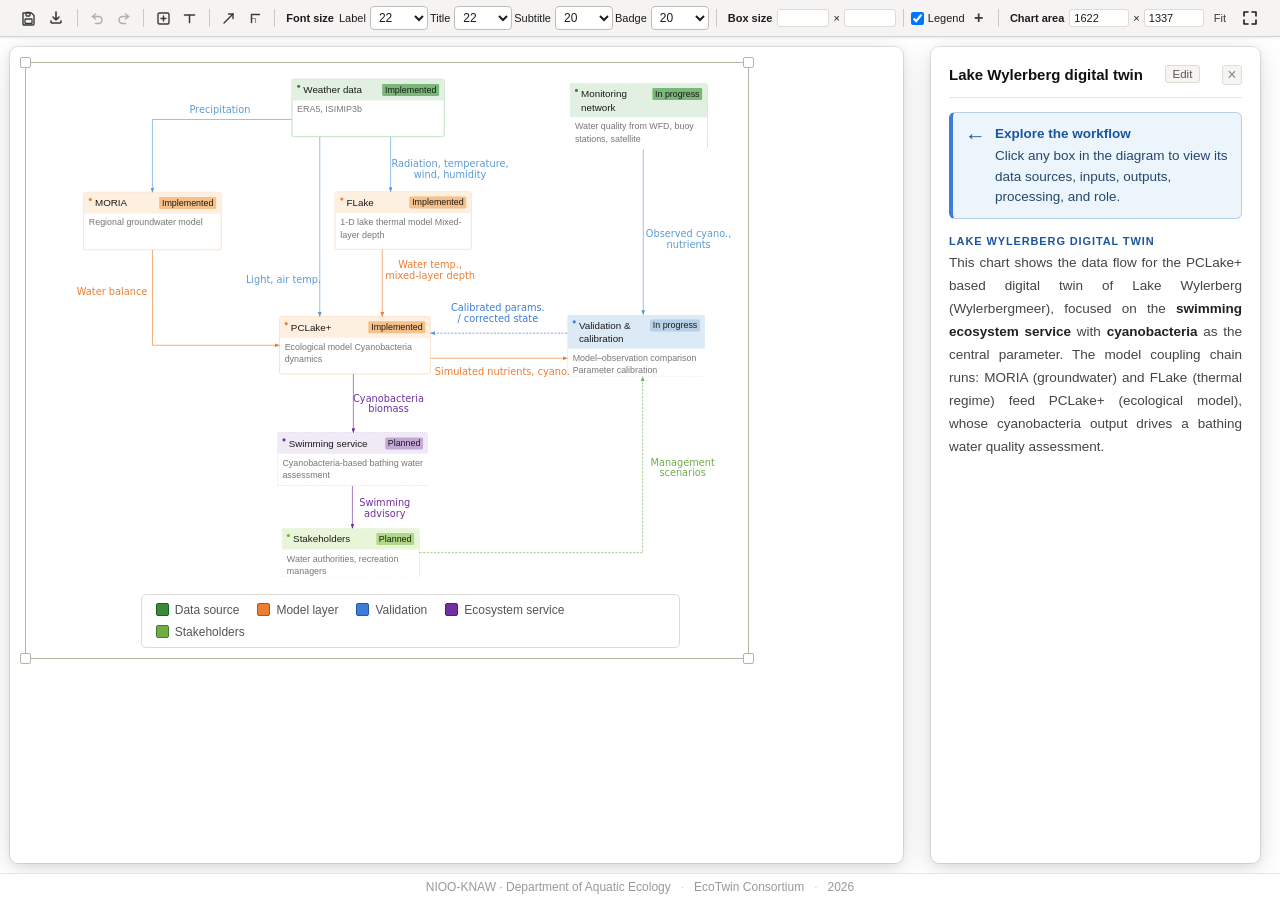
<file: wiki/charts/Wylerberg_wiki.html>
<!DOCTYPE html>
<html lang="en">
<head>
<meta charset="UTF-8">
<meta name="viewport" content="width=device-width, initial-scale=1.0">
<title>Lake Wylerberg Digital Twin — Data Flow (Swimming Service)</title>
<link rel="icon" href="data:image/svg+xml,%3Csvg xmlns='http://www.w3.org/2000/svg' viewBox='0 0 64 64'%3E%3Crect x='1' y='1' width='62' height='62' rx='13' fill='%23f7f5f1' stroke='%23d5d1c9' stroke-width='2'/%3E%3Cpath d='M32 32L14 14M32 32L50 14M32 32L32 52' stroke='%23b8b5b0' stroke-width='3' fill='none'/%3E%3Crect x='24' y='24' width='16' height='16' rx='4' fill='%233b7dd8'/%3E%3Ccircle cx='14' cy='14' r='6' fill='%233a8a3a'/%3E%3Ccircle cx='50' cy='14' r='6' fill='%23c89a20'/%3E%3Ccircle cx='32' cy='52' r='6' fill='%23999'/%3E%3C/svg%3E">
<style>
*, *::before, *::after { box-sizing: border-box; margin: 0; padding: 0; }

:root {
  --ntitle-fs: 20px;
  --nsub-fs: 20px;
  --badge-fs: 20px;
}

html { height: 100%; }

body {
  background: #fff;
  font-family: -apple-system, BlinkMacSystemFont, 'Segoe UI', sans-serif;
  font-size: 15px;
  color: #1a1a1a;
  display: flex;
  flex-direction: column;
  min-height: 100%;
  height: 100vh;
  overflow: hidden;
}

footer {
  flex-shrink: 0;
  display: flex;
  align-items: center;
  justify-content: center;
  gap: 10px;
  padding: 6px 24px;
  border-top: 1px solid #e8e5e0;
  font-size: 12px;
  color: #999;
}

.body {
  display: flex;
  flex: 1;
  min-height: 0;
  overflow: hidden;
  padding: 10px;
  gap: 10px;
}

.canvas-wrap {
  position: relative;
  flex: 1;
  min-width: 0;
  min-height: 0;
  overflow: auto;
  padding: 16px;
  display: flex;
  align-items: center;
  justify-content: center;
  background: #fff;
  border-radius: 8px;
  box-shadow: 0 0 0 1px rgba(0,0,0,0.09), 0 6px 28px rgba(0,0,0,0.13), 0 2px 8px rgba(0,0,0,0.07);
}
/* Auto-fit mode centres the stage (rules above). Manual-size mode pins it to
   the wrap's top-left instead, and fitCanvas() toggles this class to match.
   Two reasons, both load-bearing:
   - Centring re-centres on every size change, so growing the area eastward
     slides the drawing westward by half the growth. Pinned, the boundary
     follows the cursor and the drawing stays put.
   - A centred flex item that overflows its scroll container puts its start
     edge *outside* the scrollable area, where no scrollbar can reach it. Pinned
     to the start, all overflow lands on the right/bottom and stays reachable. */
.canvas-wrap.manual-size { align-items: flex-start; justify-content: flex-start; }
.canvas {
  position: absolute;
  left: 0;
  top: 0;
  width: 1622px;  /* kept in sync with DEFAULT_CANVAS_SIZE; fitCanvas() overrides */
  height: 1231px;
  flex-shrink: 0;
  user-select: none;
}
/* Inset guide showing CANVAS_MARGIN — the keep-clear band between the chart
   area's boundary line and the content. Shown only while a drag/resize is in
   progress (see setMarginGuide()); inset is set in logical px by fitCanvas(). */
#canvas-margin-guide {
  position: absolute;
  z-index: 0;
  pointer-events: none;
  border: 1px dashed #cfc8ba;
  border-radius: 4px;
  opacity: 0;
  transition: opacity 0.12s ease;
}
#canvas-margin-guide.show { opacity: 1; }
svg#svgl { user-select: none; }

svg#svgl {
  position: absolute;
  inset: 0;
  width: 100%;
  height: 100%;
  overflow: visible;
  z-index: 2;
  pointer-events: none;
}


.split-handle {
  width: 8px;
  flex-shrink: 0;
  cursor: col-resize;
  position: relative;
  align-self: stretch;
}
.split-handle::after {
  content: '';
  position: absolute;
  left: 3px; right: 3px; top: 0; bottom: 0;
  border-radius: 2px;
}
.split-handle:hover::after, .split-handle.dragging::after {
  background: rgba(59,125,216,0.25);
}
.side {
  width: 280px;
  overflow: hidden;
  background: #fff;
  border-radius: 8px;
  box-shadow: 0 0 0 1px rgba(0,0,0,0.09), 0 6px 28px rgba(0,0,0,0.13), 0 2px 8px rgba(0,0,0,0.07);
  flex-shrink: 0;
  align-self: stretch;
  display: flex;
  flex-direction: column;
}
.side-inner {
  width: 100%;
  padding: 18px 18px 24px;
  overflow-y: auto;
  flex: 1;
}
.side-header {
  display: flex;
  align-items: flex-start;
  justify-content: space-between;
  gap: 8px;
  margin-bottom: 14px;
  padding-bottom: 12px;
  border-bottom: 1px solid #e8e5df;
}
.side-title { font-size: 15px; font-weight: 600; color: #111; line-height: 1.3; flex: 1; }
.side-badge { display: none; font-size: 11px; padding: 2px 6px; border-radius: 3px; font-weight: 500; flex-shrink: 0; margin-top: 1px; }
.side-close {
  width: 20px; height: 20px; border-radius: 3px;
  border: 1px solid #ddd; background: #f7f5f1;
  font-size: 16px; line-height: 1; color: #888;
  display: flex; align-items: center; justify-content: center;
  cursor: pointer; flex-shrink: 0;
}
.side-close:hover { background: #eee; }
.side-inner h4, .side-inner h5, .side-inner h6 {
  font-size: 11px; letter-spacing: 0.08em; text-transform: uppercase;
  color: #1a55a0; margin: 14px 0 5px; font-weight: 600;
}
.side-inner h4:first-of-type, .side-inner h5:first-of-type, .side-inner h6:first-of-type { margin-top: 0; }
.side-inner p, .side-inner li { font-size: 13.5px; color: #444; line-height: 1.7; }
.side-inner p { text-align: justify; }
.side-inner ul { padding-left: 14px; }
.side-inner li { margin-bottom: 3px; }
.side-inner strong { color: #222; font-weight: 600; }
.side-inner code { font-family: 'SFMono-Regular', Consolas, monospace; font-size: 12px; background: #f4f2ee; padding: 1px 4px; border-radius: 2px; }
.side-inner a { color: #1a55a0; text-decoration: none; }
.side-inner a:hover { text-decoration: underline; }
.side-inner em { font-style: italic; color: #555; }
.side-inner hr { border: none; border-top: 1px solid #e0ddd8; margin: 10px 0; }
.sidebar-discovery-callout {
  display: flex;
  align-items: flex-start;
  gap: 9px;
  margin: 0 0 16px;
  padding: 11px 12px;
  border: 1px solid #b8cfe8;
  border-left: 4px solid #3b7dd8;
  border-radius: 6px;
  background: #edf5fc;
  color: #24476c;
  font-size: 13.5px;
  line-height: 1.5;
  text-align: left;
}
.sidebar-discovery-callout strong {
  display: block;
  margin-bottom: 2px;
  color: #1a55a0;
}
.sidebar-discovery-icon {
  flex: 0 0 auto;
  color: #1a55a0;
  font-size: 21px;
  line-height: 1;
  transform: translateY(1px);
}
.tags { display: flex; flex-wrap: wrap; gap: 4px; margin-top: 4px; }
.tag {
  background: #f7f5f1; border: 1px solid #dedad4; border-radius: 3px;
  padding: 2px 6px; font-size: 12.5px; color: #555;
  font-family: 'SFMono-Regular', Consolas, monospace;
}

/* ── Node base ── */
.node {
  position: absolute;
  border-radius: 5px;
  border: 1.5px solid #b8cfe8;
  background: #fff;
  cursor: pointer;
  transition: box-shadow 0.12s;
}
.node:hover { box-shadow: 0 2px 10px rgba(0,0,0,0.1); }
.sidebar-discovery .node:not(.text-only) {
  animation: sidebar-discovery-pulse 1.8s ease-in-out infinite;
}
.sidebar-discovery .node:not(.text-only):hover {
  box-shadow: 0 0 0 3px rgba(59,125,216,0.34), 0 5px 16px rgba(0,0,0,0.16);
}
@keyframes sidebar-discovery-pulse {
  0%, 100% { box-shadow: 0 0 0 0 rgba(59,125,216,0); }
  50% { box-shadow: 0 0 0 3px rgba(59,125,216,0.28); }
}
@media (prefers-reduced-motion: reduce) {
  .sidebar-discovery .node:not(.text-only) {
    animation: none;
    box-shadow: 0 0 0 2px rgba(59,125,216,0.25);
  }
}
.node.active { box-shadow: 0 0 0 2px #3b7dd8; }
body.arrow-selected .node:hover { box-shadow: none !important; cursor: default !important; }
body.arrow-selected .node .rh    { pointer-events: none !important; background: none !important; }
.node.prog { border-color: #d4c090; border-style: dashed; }
.node.plan { border-color: #c8c5be; border-style: dashed; }
.node.prog.active { box-shadow: 0 0 0 2px #c89a20; }
.node.plan.active { box-shadow: 0 0 0 2px #999; }

/* ── Model node header (implemented) ── */
.node-head {
  display: flex;
  align-items: flex-start;
  gap: 7px;
  padding: 9px 11px 8px;
  background: #dceaf5;
  border-radius: 3px 3px 0 0;
}
.node.prog .node-head { background: #fdf6e3; }
.node.plan .node-head { background: #ebebeb; }

.dot { width: 7px; height: 7px; border-radius: 50%; background: #3b7dd8; flex-shrink: 0; margin-top: 3px; }
.node.prog .dot { background: #c89a20; }
.node.plan .dot { background: #999; }

.ntitle { font-size: var(--ntitle-fs); font-weight: 500; color: #1a1a1a; flex: 1; line-height: 1.35; }

.badge {
  font-size: var(--badge-fs); padding: 2px 6px; border-radius: 3px; font-weight: 500;
  background: #c8ddf0; color: #1a55a0; flex-shrink: 0; white-space: nowrap; margin-top: 1px;
}
.node.prog .badge { background: #faeec8; color: #8a6008; }
.node.plan .badge { background: #e0ddd8; color: #666; }

.nsub { padding: 6px 11px 9px; font-size: var(--nsub-fs); color: #777; line-height: 1.4; }

/* ── Data source nodes (.node.src) — distinct green tint ── */
.node.src { border-color: #7ab87a; }
.node.src .node-head { background: #e2f0e2; }
.node.src .dot { background: #3a8a3a; }
.node.src .badge { background: #c4e4c4; color: #1a5c1a; }
.node.src.active { box-shadow: 0 0 0 2px #3a8a3a; }
.node.bar .nsub { display: none; }

/* ── Text-only floating annotations ── */
.node.text-only { border-color: transparent !important; background: transparent !important; }
.node.text-only .node-head { display: none; }
.node.text-only:hover { box-shadow: 0 0 0 1px rgba(0,0,0,0.2) !important; border-color: #bbb !important; }
.node.text-only.active { box-shadow: 0 0 0 2px #3b7dd8 !important; border-color: #3b7dd8 !important; }
.node.text-only .nsub { padding: 4px 8px; }

/* ── Multi-select highlight ── */
.node.multi-selected { box-shadow: 0 0 0 2.5px #f0a020 !important; }

.rh { position: absolute; z-index: 3; box-sizing: border-box; }
.rh-e  { width:6px; top:15%; bottom:15%; right:-3px; cursor:e-resize; }
.rh-w  { width:6px; top:15%; bottom:15%; left:-3px;  cursor:w-resize; }
.rh-s  { height:6px; left:15%; right:15%; bottom:-3px; cursor:s-resize; }
.rh-n  { height:6px; left:15%; right:15%; top:-3px;   cursor:n-resize; }
.rh-se { width:9px; height:9px; right:-4px; bottom:-4px; cursor:se-resize; }
.rh-sw { width:9px; height:9px; left:-4px;  bottom:-4px; cursor:sw-resize; }
.rh-ne { width:9px; height:9px; right:-4px; top:-4px;    cursor:ne-resize; }
.rh-nw { width:9px; height:9px; left:-4px;  top:-4px;    cursor:nw-resize; }
.node:hover .rh { background:rgba(59,125,216,0.3); border-radius:2px; }

.legend-resize-handle { position:absolute; right:-4px; top:0; bottom:0; width:8px; cursor:ew-resize; z-index:3; }
.legend-resize-handle:hover { background:rgba(59,125,216,0.25); border-radius:2px; }

/* ── Draw mode: nodes become click-through so SVG snap dots receive events ── */
body.drawing-mode .node    { pointer-events:none !important; cursor:crosshair !important; }
body.drawing-mode .node *  { pointer-events:none !important; cursor:crosshair !important; }
body.drawing-mode svg#svgl { pointer-events:all !important; cursor:crosshair; }

/* ── Top toolbar (MS Office style) ── */
.toolbar {
  display: flex;
  flex-direction: row;
  align-items: center;
  gap: 2px;
  padding: 4px 16px 4px 16px;
  flex-shrink: 0;
  width: 100%;
  background: #f5f4f2;
  border-bottom: 1px solid #d4d0cb;
  box-shadow: 0 1px 3px rgba(0,0,0,0.07);
  overflow: visible;
  position: relative;
  z-index: 20;
}
.toolbar button {
  display: flex;
  align-items: center;
  justify-content: flex-start;
  gap: 5px;
  font-size: 12px;
  font-weight: 500;
  color: #3a3a3c;
  background: transparent;
  border: 1px solid #ccc9c4;
  border-radius: 5px;
  padding: 5px 9px;
  cursor: pointer;
  font-family: inherit;
  white-space: nowrap;
  transition: background 0.1s, border-color 0.1s;
}
.toolbar button:hover { background: rgba(0,0,0,0.06); border-color: #b8b5b0; }
.toolbar button:active { background: rgba(0,0,0,0.11); transform: translateY(0.5px); }
.toolbar button:disabled { opacity: 0.36; cursor: default; }
.toolbar button:disabled:hover { background: transparent; border-color: #ccc9c4; transform: none; }
/* flat ghost icon buttons — no border, no background */
.tb-icon-btn {
  border: none !important;
  background: transparent !important;
  box-shadow: none !important;
  width: 28px; height: 28px;
  padding: 0 !important;
  border-radius: 6px !important;
  justify-content: center !important;
  color: #4a4a4e;
}
.tb-icon-btn:hover { background: rgba(0,0,0,0.07) !important; border-color: transparent !important; }
.tb-icon-btn:active { background: rgba(0,0,0,0.14) !important; }
.tb-icon-btn:disabled:hover { background: transparent !important; }
.tb-icon-btn.tb-active { background: rgba(26,85,160,0.12) !important; color: #1a55a0; }
.tb-icon-btn.tb-text-btn { width: auto; padding: 0 8px !important; font-size: 11px; font-family: inherit; }
/* ── Tooltips — body-level div, escapes overflow clipping ── */
#ui-tooltip {
  position: fixed;
  background: #2c2c2e;
  color: #fff;
  font-size: 11px;
  font-weight: 400;
  font-family: -apple-system, BlinkMacSystemFont, 'Segoe UI', sans-serif;
  white-space: nowrap;
  padding: 3px 7px;
  border-radius: 4px;
  pointer-events: none;
  opacity: 0;
  transition: opacity 0.15s;
  z-index: 9999;
}
.tb-sep { width: 1px; height: 18px; background: #ccc9c4; margin: 0 5px; flex-shrink: 0; }
.tb-group-label {
  font-size: 11px; font-weight: 600; letter-spacing: 0;
  text-transform: none; color: #1c1c1e; margin: 0 3px 0 4px; padding: 0;
  white-space: nowrap;
}
.tb-label { font-size: 11px; color: #1c1c1e; white-space: nowrap; }
.tb-fs-row { display: flex; align-items: center; gap: 4px; cursor: default; }
.tb-fs-row .tb-label { margin: 0; flex: 0 0 auto; }
.toolbar select {
  width: 58px; flex-shrink: 0;
  font-size: 12px; font-family: inherit;
  border: 1px solid #c0bdb8; border-radius: 4px;
  padding: 3px 4px;
  color: #1c1c1e;
  background: #fff;
  cursor: pointer;
  appearance: auto;
}

/* ── Print / PDF ── */
@media print {
  body > * { display: none !important; }
  .print-target { display: block !important; position: fixed !important;
    inset: 0 !important; width: 100vw !important; height: 100vh !important;
    z-index: 99999 !important; background: #fff !important; }
  .print-target svg { width: 100% !important; height: 100% !important; }
}

/* ── Chart area (column: button + canvas card) ── */
.chart-area {
  flex: 1;
  min-width: 0;
  min-height: 0;
  display: flex;
  flex-direction: column;
  align-self: stretch;
}

/* ── Export dropdown ── */
.export-wrap {
  display: flex;
  align-items: center;
  gap: 4px;
  flex-shrink: 0;
  margin-left: auto;
  position: relative;
  z-index: 30;
  font-family: -apple-system, BlinkMacSystemFont, 'Segoe UI', sans-serif;
}
.export-wrap > button {
  display: flex;
  align-items: center;
  justify-content: center;
  width: 28px;
  height: 28px;
  background: transparent;
  color: #4a4a4e;
  border: none;
  border-radius: 6px;
  padding: 0;
  cursor: pointer;
  font-family: inherit;
  transition: background 0.1s;
}
.export-wrap > button:hover { background: rgba(0,0,0,0.07); }
.export-wrap > button:active { background: rgba(0,0,0,0.14); }
.export-drop {
  display: none;
  position: absolute;
  top: 100%;
  left: 0;
  background: #fff;
  border: 1px solid #dedad4;
  border-radius: 8px;
  box-shadow: 0 6px 24px rgba(0,0,0,0.13);
  overflow: hidden;
  min-width: 148px;
  z-index: 20;
}
.export-drop.open { display: block; }
.export-drop button {
  display: flex;
  align-items: center;
  gap: 10px;
  width: 100%;
  padding: 9px 16px;
  background: none;
  border: none;
  border-bottom: 1px solid #f0ede8;
  font-size: 13px;
  font-family: inherit;
  color: #222;
  cursor: pointer;
  text-align: left;
}
.export-drop button:last-child { border-bottom: none; }
.export-drop button:hover { background: #f7f5f1; }

/* Read-only viewer export control: separate from the hidden editor toolbar. */
#readonly-export {
  display: none;
  position: absolute;
  top: -42px;
  right: 10px;
  z-index: 1000;
  font-family: -apple-system, BlinkMacSystemFont, 'Segoe UI', sans-serif;
}
body.readonly #readonly-export { display: block; }
#readonly-export > button {
  display: inline-flex;
  align-items: center;
  gap: 6px;
  padding: 6px 10px;
  border: 1px solid #ccc9c4;
  border-radius: 5px;
  background: rgba(255,255,255,0.95);
  color: #3a3a3c;
  font-family: inherit;
  font-size: 12px;
  font-weight: 500;
  cursor: pointer;
  box-shadow: 0 1px 4px rgba(0,0,0,0.08);
}
#readonly-export > button:hover { background: #f5f4f2; }
#readonly-export-drop {
  display: none;
  position: absolute;
  top: calc(100% + 4px);
  right: 0;
  min-width: 120px;
  background: #fff;
  border: 1px solid #dedad4;
  border-radius: 6px;
  box-shadow: 0 4px 14px rgba(0,0,0,0.13);
  overflow: hidden;
}
#readonly-export-drop.open { display: block; }
#readonly-export-drop button {
  display: block;
  width: 100%;
  padding: 8px 12px;
  border: 0;
  border-bottom: 1px solid #f0ede8;
  background: #fff;
  color: #222;
  font-family: inherit;
  font-size: 13px;
  text-align: left;
  cursor: pointer;
}
#readonly-export-drop button:last-child { border-bottom: 0; }
#readonly-export-drop button:hover { background: #f7f5f1; }

/* ── Canvas stage ──
   The thin solid outline IS the chart-area boundary: it sits exactly on the
   CANVAS_W × CANVAS_H drawing extent (outline, not border, so it adds no
   layout box of its own and never shifts fitCanvas()'s arithmetic). Screen
   only — .canvas-stage is not part of buildExportSVG(). */
.canvas-stage {
  position: relative;
  flex: 0 0 auto;
  border-radius: 4px;
  outline: 1px solid #b9b3a8;
  outline-offset: 0;
}
.canvas-stage.resizing { outline-color: #3b7dd8; }
.stage-rh { position: absolute; z-index: 5; box-sizing: border-box; border-radius: 2px; }
.stage-rh-e { width:10px; top:14px; bottom:14px; right:-5px; cursor:e-resize; }
.stage-rh-w { width:10px; top:14px; bottom:14px; left:-5px;  cursor:w-resize; }
.stage-rh-s { height:10px; left:14px; right:14px; bottom:-5px; cursor:s-resize; }
.stage-rh-n { height:10px; left:14px; right:14px; top:-5px;   cursor:n-resize; }
.canvas-stage:hover .stage-rh { background: rgba(59,125,216,0.12); }
.stage-rh:hover, .stage-rh.dragging { background: rgba(59,125,216,0.3) !important; }
/* Corner grips — one per corner, each a small filled square sitting on the
   boundary line so the chart area reads as a directly draggable frame. */
.stage-resize-handle {
  position: absolute;
  width: 11px; height: 11px;
  z-index: 6;
  background: #fff;
  border: 1px solid #b9b3a8;
  border-radius: 2px;
}
.stage-resize-handle.se { right: -6px;  bottom: -6px; cursor: nwse-resize; }
.stage-resize-handle.nw { left:  -6px;  top:    -6px; cursor: nwse-resize; }
.stage-resize-handle.ne { right: -6px;  top:    -6px; cursor: nesw-resize; }
.stage-resize-handle.sw { left:  -6px;  bottom: -6px; cursor: nesw-resize; }
.stage-resize-handle:hover, .stage-resize-handle.dragging {
  background: #3b7dd8;
  border-color: #3b7dd8;
}
.side-edit-btn {
  font-size: 11.5px; padding: 2px 7px; border-radius: 3px;
  border: 1px solid #dedad4; background: #f7f5f1;
  color: #555; cursor: pointer; font-family: inherit; flex-shrink: 0;
}
.side-edit-btn:hover { background: #ede9e2; }
.side-edit-btn.active { background: #dceaf5; border-color: #b8cfe8; color: #1a55a0; }
.side-edit-pane {
  width: 0; overflow: hidden; transition: width 0.22s ease, box-shadow 0.22s ease;
  background: #fafaf8; border-radius: 8px;
  flex-shrink: 0; align-self: stretch;
  display: flex; flex-direction: column;
}
.side-edit-pane.open {
  width: 280px;
  box-shadow: 0 0 0 1px rgba(0,0,0,0.09), 0 6px 28px rgba(0,0,0,0.13), 0 2px 8px rgba(0,0,0,0.07);
}
.side-edit-inner {
  width: 280px; padding: 14px 14px 14px;
  display: flex; flex-direction: column; height: 100%; box-sizing: border-box;
}
.side-edit-header {
  display: flex; align-items: center; justify-content: space-between;
  margin-bottom: 10px; padding-bottom: 10px; border-bottom: 1px solid #e8e5df;
  flex-shrink: 0;
}
.side-edit-label { font-size: 13px; font-weight: 500; color: #888; }
.side-edit-actions { display: flex; gap: 5px; }
.side-edit-fields { display: flex; flex-direction: column; gap: 9px; margin-bottom: 11px; flex-shrink: 0; }
.side-edit-field { display: flex; flex-direction: column; gap: 3px; }
.side-edit-fieldlabel {
  font-size: 10px; letter-spacing: 0.07em; text-transform: uppercase;
  color: #999; font-weight: 600;
}
.side-edit-field input {
  width: 100%; box-sizing: border-box;
  border: 1px solid #dedad4; border-radius: 4px;
  padding: 5px 7px; font-size: 12.5px; font-family: inherit;
  color: #333; background: #fff;
}
.side-edit-field input:focus { outline: none; border-color: #b8cfe8; }
.side-format-toolbar {
  display: flex; align-items: center; flex-wrap: wrap; gap: 4px;
  margin-bottom: 7px; flex-shrink: 0;
}
.side-format-toolbar > button,
.side-color-control button {
  min-width: 27px; height: 25px; padding: 2px 6px;
  border: 1px solid #dedad4; border-radius: 4px;
  background: #fff; color: #444; cursor: pointer; font-family: inherit;
}
.side-format-toolbar > button:hover,
.side-color-control button:hover { background: #ede9e2; }
.side-format-toolbar button:disabled {
  opacity: 0.38; cursor: default; background: #f7f5f1;
}
.side-color-control { display: inline-flex; align-items: center; gap: 3px; }
.side-color-control input[type="color"] {
  width: 25px; height: 25px; padding: 2px; border: 1px solid #dedad4;
  border-radius: 4px; background: #fff; cursor: pointer;
}
#side-textarea {
  flex: 1; width: 100%; box-sizing: border-box;
  border: 1px solid #dedad4; border-radius: 4px;
  padding: 8px; font-size: 12.5px;
  font-family: 'SFMono-Regular', Consolas, monospace;
  resize: none; line-height: 1.6; color: #333; background: #fff;
}
#side-textarea:focus { outline: none; border-color: #b8cfe8; }
.side-save-btn {
  font-size: 12px; padding: 3px 9px; border-radius: 3px;
  border: 1px solid #b8cfe8; background: #dceaf5; color: #1a55a0;
  cursor: pointer; font-family: inherit;
}
.side-save-btn:hover { background: #c8ddf0; }
.side-cancel-btn {
  font-size: 12px; padding: 3px 9px; border-radius: 3px;
  border: 1px solid #dedad4; background: #f7f5f1; color: #555;
  cursor: pointer; font-family: inherit;
}
.side-cancel-btn:hover { background: #ede9e2; }
.side-math-hint { margin-top: 7px; font-size: 11px; color: #bbb; flex-shrink: 0; }
.katex { font-size: 0.92em !important; }
.katex .mtext { font-family: 'Inter', system-ui, -apple-system, sans-serif !important; }

/* Read-only (published) mode. Editing chrome is hidden; the detail sidebar,
   export menu, fullscreen and legend toggle stay live. Paired with the
   capture-phase guard in applyReadOnly() -- the CSS removes the affordance,
   the guard removes the behaviour. */
body.readonly .tb-edit,
body.readonly .toolbar {
  visibility: hidden !important;
  pointer-events: none !important;
}
body.readonly #side-edit-btn,
body.readonly #side-edit-pane,
body.readonly .rh,
body.readonly .stage-rh,
body.readonly .stage-resize-handle,
body.readonly .legend-resize-handle { display: none !important; }
body.readonly .node { cursor: pointer !important; }
body.readonly #canvas-legend { cursor: default !important; }
/* The public viewer uses the document scrollbar, not a second scrollbar
   inside the chart frame. Keep the editor's contained scrolling unchanged. */
body.readonly {
  height: auto;
  min-height: 100vh;
  overflow: auto;
}
body.readonly .body {
  flex: none;
  overflow: visible;
}
body.readonly .chart-area {
  position: relative;
  flex: 1 1 auto;
  min-width: 0;
  min-height: 0;
}
body.readonly .canvas-wrap {
  overflow: visible;
  flex: none;
  /* Let the read-only card contain the scaled stage. The page supplies the
     vertical scrolling; a fixed viewport height would let a tall stage spill
     out of the card and overlap the footer. */
  height: auto;
  /* Give the first fitCanvas() pass a real viewport-sized height. GitHub
     Pages has no local saved stage state, so an entirely auto-sized wrapper
     would otherwise be measured at padding height and shrink the chart to a
     thumbnail. */
  min-height: min(1231px, calc(100vh - 120px));
}
body.readonly .side {
  align-self: flex-start;
  position: sticky;
  top: 10px;
  height: calc(100vh - 62px);
  max-height: calc(100vh - 62px);
}
</style>
<!-- KaTeX vendored locally (v0.17.0) so the page works offline -->
<link rel="stylesheet" href="vendor/katex/katex.min.css">
<script defer src="vendor/katex/katex.min.js"></script>
<script defer src="vendor/katex/contrib/auto-render.min.js"></script>
</head>
<body>

<div class="toolbar">
    <!-- File group: Save + Export -->
    <button id="save-btn" class="tb-icon-btn tb-edit" onclick="saveAll()" data-tip="Save">
      <svg width="15" height="15" viewBox="0 0 15 15" fill="none">
        <path d="M2 2h8.5L13 4.5V13a1 1 0 01-1 1H3a1 1 0 01-1-1V2z" stroke="currentColor" stroke-width="1.4" stroke-linejoin="round"/>
        <rect x="5" y="1.5" width="4" height="3.5" rx="0.5" stroke="currentColor" stroke-width="1.3"/>
        <rect x="4" y="8" width="7" height="4.5" rx="0.5" stroke="currentColor" stroke-width="1.3"/>
      </svg>
    </button>
    <div style="position:relative;display:inline-flex;">
      <button class="tb-icon-btn" onclick="toggleExportDrop(event)" data-tip="Export">
        <svg width="14" height="14" viewBox="0 0 14 14" fill="none">
          <path d="M7 1v8M4 6l3 3 3-3M2 10v1a1 1 0 001 1h8a1 1 0 001-1v-1" stroke="currentColor" stroke-width="1.6" stroke-linecap="round" stroke-linejoin="round"/>
        </svg>
      </button>
      <div class="export-drop" id="export-drop">
        <button onclick="exportPNG(); closeExportDrop()">
          <svg width="14" height="14" viewBox="0 0 14 14" fill="none"><rect x="1" y="1" width="12" height="12" rx="2" stroke="#888" stroke-width="1.3"/><path d="M3 9l2.5-3L8 8.5 9.5 6.5 11 9" stroke="#888" stroke-width="1.2" stroke-linecap="round" stroke-linejoin="round"/></svg>
          PNG
        </button>
        <button onclick="exportSVG(); closeExportDrop()">
          <svg width="14" height="14" viewBox="0 0 14 14" fill="none"><path d="M2 4a2 2 0 012-2h4l4 4v4a2 2 0 01-2 2H4a2 2 0 01-2-2V4z" stroke="#888" stroke-width="1.3"/><path d="M8 2v4h4" stroke="#888" stroke-width="1.3" stroke-linecap="round"/></svg>
          SVG
        </button>
        <button onclick="exportPDF(); closeExportDrop()">
          <svg width="14" height="14" viewBox="0 0 14 14" fill="none"><rect x="1" y="1" width="12" height="12" rx="2" stroke="#888" stroke-width="1.3"/><path d="M4 5h3.5a1.5 1.5 0 010 3H4V5z" stroke="#888" stroke-width="1.2" stroke-linecap="round"/><path d="M4 9h6" stroke="#888" stroke-width="1.2" stroke-linecap="round"/></svg>
          PDF
        </button>
      </div>
    </div>

    <div class="tb-sep tb-edit"></div>
    <!-- History group: Undo + Redo -->
    <button id="btn-undo" class="tb-icon-btn tb-edit" onclick="undo()" disabled data-tip="Undo (Ctrl+Z)">
      <svg width="15" height="15" viewBox="0 0 15 15" fill="none">
        <path d="M2.5 5.5h6a3.5 3.5 0 010 7H5.5" stroke="currentColor" stroke-width="1.5" stroke-linecap="round" stroke-linejoin="round"/>
        <path d="M5.5 3L2.5 5.5l3 2.5" stroke="currentColor" stroke-width="1.5" stroke-linecap="round" stroke-linejoin="round"/>
      </svg>
    </button>
    <button id="btn-redo" class="tb-icon-btn tb-edit" onclick="redo()" disabled data-tip="Redo (Ctrl+Y)">
      <svg width="15" height="15" viewBox="0 0 15 15" fill="none">
        <path d="M12.5 5.5H6.5a3.5 3.5 0 000 7H9.5" stroke="currentColor" stroke-width="1.5" stroke-linecap="round" stroke-linejoin="round"/>
        <path d="M9.5 3l3 2.5-3 2.5" stroke="currentColor" stroke-width="1.5" stroke-linecap="round" stroke-linejoin="round"/>
      </svg>
    </button>

    <div class="tb-sep tb-edit"></div>
    <!-- Insert group: Box + Text -->
    <button class="tb-icon-btn tb-edit" onclick="showAddNodeDialog()" data-tip="Add box">
      <svg width="15" height="15" viewBox="0 0 15 15" fill="none">
        <rect x="2" y="2" width="11" height="11" rx="1.5" stroke="currentColor" stroke-width="1.4"/>
        <path d="M7.5 5v5M5 7.5h5" stroke="currentColor" stroke-width="1.4" stroke-linecap="round"/>
      </svg>
    </button>
    <button class="tb-icon-btn tb-edit" onclick="addFloatingText()" data-tip="Add text label">
      <svg width="15" height="15" viewBox="0 0 15 15" fill="none">
        <path d="M2.5 4h10M7.5 4v7.5" stroke="currentColor" stroke-width="1.5" stroke-linecap="round"/>
      </svg>
    </button>

    <div class="tb-sep tb-edit"></div>
    <!-- Draw group: Arrow + Ortho constraint + Delete arrow -->
    <button id="btn-add-arrow" class="tb-icon-btn tb-edit" onclick="startDrawMode()" data-tip="Draw arrow">
      <svg width="15" height="15" viewBox="0 0 15 15" fill="none">
        <path d="M3 12L12 3" stroke="currentColor" stroke-width="1.4" stroke-linecap="round"/>
        <path d="M12 3H7.5M12 3V7.5" stroke="currentColor" stroke-width="1.4" stroke-linecap="round" stroke-linejoin="round"/>
      </svg>
    </button>
    <button id="btn-ortho-drag" class="tb-icon-btn tb-edit" onclick="toggleOrthoDrag()" data-tip="Constrain drag to H/V axis">
      <svg width="15" height="15" viewBox="0 0 15 15" fill="none">
        <path d="M3.5 11.5V3.5h8" stroke="currentColor" stroke-width="1.5" stroke-linecap="round" stroke-linejoin="round"/>
        <path d="M3.5 7.5h4v4" stroke="currentColor" stroke-width="1.1" stroke-linecap="round" stroke-linejoin="round" opacity="0.55"/>
      </svg>
    </button>
    <button id="btn-delete-arrow" class="tb-icon-btn tb-edit" onclick="deleteSelectedArrow()" data-tip="Delete selected arrow" style="display:none;color:#c0392b;">
      <svg width="15" height="15" viewBox="0 0 15 15" fill="none">
        <path d="M3 12L11 4" stroke="currentColor" stroke-width="1.3" stroke-linecap="round" opacity="0.4"/>
        <path d="M11 4H7.5M11 4V7.5" stroke="currentColor" stroke-width="1.3" stroke-linecap="round" stroke-linejoin="round" opacity="0.4"/>
        <path d="M2.5 11l3 3M5.5 11l-3 3" stroke="currentColor" stroke-width="1.5" stroke-linecap="round"/>
      </svg>
    </button>

    <div class="tb-sep tb-edit"></div>
    <!-- Format group: font sizes -->
    <span class="tb-group-label tb-edit">Font size</span>
    <div class="tb-fs-row tb-edit" data-tip="Arrow label font size">
      <span class="tb-label">Label</span>
      <select id="label-font-size">
        <option>8</option><option>9</option><option>10</option><option>11</option>
        <option>11.5</option><option>12</option><option>13</option>
        <option>14</option><option>16</option><option>18</option><option selected>20</option>
        <option>22</option><option>24</option><option>28</option><option>36</option>
        <option>48</option><option>72</option>
      </select>
    </div>
    <div class="tb-fs-row tb-edit" data-tip="Node title font size">
      <span class="tb-label">Title</span>
      <select id="ntitle-font-size">
        <option>8</option><option>9</option><option>10</option><option>11</option>
        <option>11.5</option><option>12</option><option>13</option>
        <option>14</option><option>16</option><option>18</option><option selected>20</option>
        <option>22</option><option>24</option><option>28</option><option>36</option>
        <option>48</option><option>72</option>
      </select>
    </div>
    <div class="tb-fs-row tb-edit" data-tip="Node subtitle font size">
      <span class="tb-label">Subtitle</span>
      <select id="nsub-font-size">
        <option>8</option><option>9</option><option>10</option><option>11</option>
        <option>11.5</option><option>12</option><option>13</option>
        <option>14</option><option>16</option><option>18</option><option selected>20</option>
        <option>22</option><option>24</option><option>28</option><option>36</option>
        <option>48</option><option>72</option>
      </select>
    </div>
    <div class="tb-fs-row tb-edit" data-tip="Status badge font size">
      <span class="tb-label">Badge</span>
      <select id="badge-font-size">
        <option>8</option><option>9</option><option>10</option><option>11</option>
        <option>11.5</option><option>12</option><option>13</option>
        <option>14</option><option>16</option><option>18</option><option selected>20</option>
        <option>22</option><option>24</option><option>28</option><option>36</option>
        <option>48</option><option>72</option>
      </select>
    </div>

    <div class="tb-sep tb-edit"></div>
    <!-- Box group: exact dimensions for the open box, or every shift-selected box. -->
    <span class="tb-group-label tb-edit">Box size</span>
    <div class="tb-fs-row tb-edit" data-tip="Width × height of the selected box or boxes, in canvas units">
      <input type="number" id="node-w-input" min="80" max="20000" step="1"
             aria-label="Box width"
             style="width:52px;font-family:inherit;font-size:11px;padding:2px 4px;
                    border:1px solid #dedad4;border-radius:3px;background:#fff;color:#1c1c1e;">
      <span class="tb-label">×</span>
      <input type="number" id="node-h-input" min="36" max="20000" step="1"
             aria-label="Box height"
             style="width:52px;font-family:inherit;font-size:11px;padding:2px 4px;
                    border:1px solid #dedad4;border-radius:3px;background:#fff;color:#1c1c1e;">
    </div>

    <div class="tb-sep"></div>
    <!-- Legend group: show/hide toggle + add item (kept out of the legend's
         own flex row so its measured width/drag-box never includes an add
         control — see chart.md "Legend" section) -->
    <label class="tb-fs-row" style="cursor:pointer;" data-tip="Show / hide the colour legend">
      <input type="checkbox" id="legend-toggle" checked style="cursor:pointer;margin:0;">
      <span class="tb-label">Legend</span>
    </label>
    <button class="tb-icon-btn tb-edit" onclick="addLegendItem()" data-tip="Add legend item" style="font-size:16px;font-weight:600;">+</button>

    <div class="tb-sep tb-edit"></div>
    <!-- Chart area group: exact dimensions of the bordered drawing region, the
         typed alternative to dragging the stage's edge/corner grips. -->
    <span class="tb-group-label tb-edit">Chart area</span>
    <div class="tb-fs-row tb-edit" data-tip="Width × height of the bordered chart area, in canvas units">
      <input type="number" id="canvas-w-input" min="300" max="20000" step="10"
             style="width:60px;font-family:inherit;font-size:11px;padding:2px 4px;
                    border:1px solid #dedad4;border-radius:3px;background:#fff;color:#1c1c1e;">
      <span class="tb-label">×</span>
      <input type="number" id="canvas-h-input" min="300" max="20000" step="10"
             style="width:60px;font-family:inherit;font-size:11px;padding:2px 4px;
                    border:1px solid #dedad4;border-radius:3px;background:#fff;color:#1c1c1e;">
    </div>
    <button class="tb-icon-btn tb-text-btn tb-edit" onclick="fitCanvasToContent()"
            data-tip="Shrink-wrap the chart area around its content">Fit</button>

  <!-- View group: Fullscreen alone, pushed to the right -->
  <div class="export-wrap">
    <button id="btn-fullscreen" onclick="toggleFullscreen()" data-tip="Fullscreen">
      <svg width="14" height="14" viewBox="0 0 14 14" fill="none">
        <path id="fs-icon-path" d="M1 5V1h4M9 1h4v4M13 9v4H9M5 13H1V9" stroke="#1c1c1e" stroke-width="1.6" stroke-linecap="round" stroke-linejoin="round"/>
      </svg>
    </button>
  </div>

</div><!-- /toolbar -->

<div class="body">

  <div class="chart-area">

  <div id="readonly-export">
    <button onclick="toggleReadonlyExport(event)" aria-label="Export chart">
      <svg width="14" height="14" viewBox="0 0 14 14" fill="none" aria-hidden="true">
        <path d="M7 1v8M4 6l3 3 3-3M2 10v1a1 1 0 001 1h8a1 1 0 001-1v-1" stroke="currentColor" stroke-width="1.6" stroke-linecap="round" stroke-linejoin="round"/>
      </svg>
      <span>Download</span>
    </button>
    <div id="readonly-export-drop">
      <button onclick="exportPNG(); closeReadonlyExport()">PNG</button>
      <button onclick="exportSVG(); closeReadonlyExport()">SVG</button>
      <button onclick="exportPDF(); closeReadonlyExport()">PDF</button>
    </div>
  </div>

  <div class="canvas-wrap">
  <div class="canvas-stage" id="canvas-stage">
  <div class="canvas" id="canvas">
  <div id="canvas-margin-guide"></div>
  <svg id="svgl" xmlns="http://www.w3.org/2000/svg">
    <defs>
      <!-- blue: atmospheric forcing -->
      <marker id="mbl" markerWidth="8" markerHeight="6" refX="7" refY="3" orient="auto"><polygon points="0,0 8,3 0,6" fill="#5b9bd5"/></marker>
      <!-- teal: hydrological forcing -->
      <marker id="mtl" markerWidth="8" markerHeight="6" refX="7" refY="3" orient="auto"><polygon points="0,0 8,3 0,6" fill="#2e9688"/></marker>
      <!-- orange: validation -->
      <marker id="mor" markerWidth="8" markerHeight="6" refX="7" refY="3" orient="auto"><polygon points="0,0 8,3 0,6" fill="#ed7d31"/></marker>
      <!-- green: assimilation -->
      <marker id="mgr" markerWidth="8" markerHeight="6" refX="7" refY="3" orient="auto"><polygon points="0,0 8,3 0,6" fill="#70ad47"/></marker>
      <!-- purple: model cascade -->
      <marker id="mpu" markerWidth="8" markerHeight="6" refX="7" refY="3" orient="auto"><polygon points="0,0 8,3 0,6" fill="#7030a0"/></marker>
    </defs>
  </svg>

  <!-- DATA SOURCES (top row) -->
  <div class="node src" id="N-met" style="width:200px;" onclick="open_panel('met')">
    <div class="node-head"><div class="dot"></div><span class="ntitle"></span><span class="badge"></span></div>
    <div class="nsub"></div>
  </div>

  <div class="node src" id="N-mon" style="width:200px;" onclick="open_panel('mon')">
    <div class="node-head"><div class="dot"></div><span class="ntitle"></span><span class="badge"></span></div>
    <div class="nsub"></div>
  </div>

  <!-- MODELS -->
  <div class="node" id="N-moria" style="width:250px;" onclick="open_panel('moria')">
    <div class="node-head"><div class="dot"></div><span class="ntitle"></span><span class="badge"></span></div>
    <div class="nsub"></div>
  </div>

  <div class="node" id="N-flake" style="width:250px;" onclick="open_panel('flake')">
    <div class="node-head"><div class="dot"></div><span class="ntitle"></span><span class="badge"></span></div>
    <div class="nsub"></div>
  </div>

  <div class="node" id="N-pclake" style="width:280px;" onclick="open_panel('pclake')">
    <div class="node-head"><div class="dot"></div><span class="ntitle"></span><span class="badge"></span></div>
    <div class="nsub"></div>
  </div>

  <!-- VALIDATION -->
  <div class="node prog" id="N-vda" style="width:250px;" onclick="open_panel('vda')">
    <div class="node-head"><div class="dot"></div><span class="ntitle"></span><span class="badge"></span></div>
    <div class="nsub"></div>
  </div>

  <!-- ECOSYSTEM SERVICE OUTPUT -->
  <div class="node" id="N-swim" style="width:280px;" onclick="open_panel('swim')">
    <div class="node-head"><div class="dot"></div><span class="ntitle"></span><span class="badge"></span></div>
    <div class="nsub"></div>
  </div>

  <!-- STAKEHOLDERS -->
  <div class="node plan" id="N-stk" style="width:200px;" onclick="open_panel('stk')">
    <div class="node-head"><div class="dot"></div><span class="ntitle"></span><span class="badge"></span></div>
    <div class="nsub"></div>
  </div>
  </div><!-- /canvas -->

  <div id="canvas-legend" title="Drag to move · Double-click a label to rename · Click a swatch to recolour · Drag right edge to resize"
    style="position:absolute;left:50%;bottom:14px;transform:translateX(-50%);
    z-index:4;display:flex;flex-direction:row;flex-wrap:wrap;align-items:center;gap:8px 18px;
    pointer-events:auto;cursor:move;
    background:rgba(255,255,255,0.88);border:1px solid #dedad4;border-radius:5px;
    padding:8px 14px;
    font-family:-apple-system,BlinkMacSystemFont,'Segoe UI',sans-serif;font-size:12px;color:#555;">
  </div>

  <div class="stage-rh stage-rh-n" data-dir="n" title="Drag to resize"></div>
  <div class="stage-rh stage-rh-s" data-dir="s" title="Drag to resize"></div>
  <div class="stage-rh stage-rh-e" data-dir="e" title="Drag to resize"></div>
  <div class="stage-rh stage-rh-w" data-dir="w" title="Drag to resize"></div>
  <div class="stage-resize-handle se" id="stage-resize-handle" data-dir="se" title="Drag to resize the chart area"></div>
  <div class="stage-resize-handle sw" data-dir="sw" title="Drag to resize the chart area"></div>
  <div class="stage-resize-handle ne" data-dir="ne" title="Drag to resize the chart area"></div>
  <div class="stage-resize-handle nw" data-dir="nw" title="Drag to resize the chart area"></div>

  </div><!-- /canvas-stage -->

  </div><!-- /canvas-wrap -->

  </div><!-- /chart-area -->

  <div class="split-handle" id="split-handle" title="Drag to resize"></div>

  <!-- SIDE PANEL -->
  <div class="side" id="side">
    <div class="side-inner" id="side-inner">
      <div class="side-header">
        <div>
          <div class="side-title" id="side-title"></div>
        </div>
        <span class="side-badge" id="side-badge"></span>
        <button class="side-edit-btn" id="side-edit-btn" onclick="toggleSidebarEdit()">Edit</button>
        <div class="side-close" onclick="close_panel()">×</div>
      </div>
      <div id="side-content"></div>
    </div>
  </div>

  <!-- EDIT PANE -->
  <div class="side-edit-pane" id="side-edit-pane">
    <div class="side-edit-inner">
      <div class="side-edit-header">
        <span class="side-edit-label">Editor</span>
        <div class="side-edit-actions">
          <button class="side-save-btn" onclick="saveSidebarEdit()">Save</button>
          <button class="side-cancel-btn" onclick="cancelSidebarEdit()">Close</button>
        </div>
      </div>
      <div class="side-edit-fields" id="side-edit-fields">
        <label class="side-edit-field">
          <span class="side-edit-fieldlabel">Title</span>
          <input type="text" id="side-title-input" oninput="onSidebarMetaInput()" placeholder="Box title">
        </label>
        <label class="side-edit-field">
          <span class="side-edit-fieldlabel">Status banner</span>
          <input type="text" id="side-badge-input" oninput="onSidebarMetaInput()" placeholder="e.g. Planned">
        </label>
      </div>
      <div class="side-format-toolbar" aria-label="Sidebar text formatting">
        <button type="button" id="side-undo-btn" onclick="sidebarUndo()" title="Undo (Ctrl+Z)" disabled>↶</button>
        <button type="button" id="side-redo-btn" onclick="sidebarRedo()" title="Redo (Ctrl+Y)" disabled>↷</button>
        <button type="button" onclick="formatSidebarSelection('bold')" title="Bold"><strong>B</strong></button>
        <button type="button" onclick="formatSidebarSelection('italic')" title="Italic"><em>I</em></button>
        <button type="button" onclick="formatSidebarSelection('code')" title="Inline code">&lt;/&gt;</button>
        <button type="button" onclick="formatSidebarSelection('equation')" title="Inline LaTeX equation">$</button>
        <button type="button" onclick="formatSidebarSelection('heading')" title="Heading">H</button>
        <button type="button" onclick="formatSidebarSelection('list')" title="Bulleted list">•</button>
        <button type="button" onclick="formatSidebarSelection('link')" title="Link">🔗</button>
        <span class="side-color-control" title="Text colour">
          <input type="color" id="side-color-input" value="#1a55a0" onchange="formatSidebarSelection('color')" aria-label="Apply text colour">
        </span>
      </div>
      <textarea id="side-textarea" onbeforeinput="captureSidebarHistory(event)" oninput="onSidebarInput()" placeholder="Write content here.&#10;&#10;$x^2$ inline math&#10;$$\frac{a}{b}$$ display math"></textarea>
      <div class="side-math-hint"># Heading · **bold** · *italic* · `code` · [text](url) · - list · --- · $…$ math · Ctrl+S</div>
    </div>
  </div>

</div><!-- /body -->
<div id="ui-tooltip"></div>

<footer>
  <span>NIOO-KNAW · Department of Aquatic Ecology</span>
  <span style="color:#ccc;">·</span>
  <span>EcoTwin Consortium</span>
  <span style="color:#ccc;">·</span>
  <span>2026</span>
</footer>

<script>// ============================================================
// Node content for chart.html (embedded — no external content file).
// Edit here, reload chart.html in the browser to see changes.
// ============================================================
//
// Each entry covers one box:
//   title   — DEFAULT box title and sidebar panel heading
//   badge   — DEFAULT status label shown in the box AND the sidebar
//             (bcls controls the colour: 'impl' | 'prog' | 'plan')
//   nsub    — DEFAULT two-line subtitle shown below the box title
//
// title/badge/nsub/status are resolved at runtime with precedence
//   textOverrides → customNodes → DATA   (see resolvedNodeMeta()).
// The sidebar BODY no longer lives here — it is markdown in the
// DEFAULT_SIDEBAR_OVERRIDES block below, editable from the sidebar Edit pane.
// ============================================================

var DATA = {
  "met": {
    "title": "Weather data",
    "badge": "Implemented",
    "bcls": "impl",
    "nsub": "KNMI stations · Precipitation · Temperature"
  },
  "mon": {
    "title": "Monitoring network",
    "badge": "In progress",
    "bcls": "prog",
    "nsub": "Water quality sampling · Cyanobacteria counts"
  },
  "moria": {
    "title": "MORIA",
    "badge": "In progress",
    "bcls": "prog",
    "nsub": "Regional groundwater model · Waterschap Rivierenland"
  },
  "flake": {
    "title": "FLake",
    "badge": "In progress",
    "bcls": "prog",
    "nsub": "1-D lake thermal model · Mixed-layer depth"
  },
  "pclake": {
    "title": "PCLake+",
    "badge": "In progress",
    "bcls": "prog",
    "nsub": "Ecological model · Cyanobacteria dynamics"
  },
  "vda": {
    "title": "Validation & calibration",
    "badge": "In progress",
    "bcls": "prog",
    "nsub": "Model–observation comparison"
  },
  "swim": {
    "title": "Swimming service",
    "badge": "Planned",
    "bcls": "plan",
    "nsub": "Cyanobacteria risk · Bathing water quality"
  },
  "stk": {
    "title": "Stakeholders",
    "badge": "Planned",
    "bcls": "plan",
    "nsub": "Water managers · Recreation · Public health"
  }
};
</script>
<script>
// -- Publish mode ------------------------------------------------------------
// sync.py in the ecotwin_wiki repo flips this stamp to true while copying the
// file across. Keep it false here: this is the editable source. The published
// copy is read-only in every context, file:// included, so opening it locally
// can never write back over this file through the cached file handle.
var PUBLISHED = false;

// Read-only hides every editing affordance while leaving the diagram fully
// interactive: clicking a box opens its detail sidebar, and export, fullscreen
// and the legend toggle all still work. Append ?view=1 here to preview it.
var READONLY = PUBLISHED || /[?&]view=1/.test(location.search);

// Read-only/shared views use only the state baked into this file. Editable
// views can still keep unsaved work in localStorage until Save writes it into
// the DEFAULT_* blocks below.
function lsGet(k) {
  if (READONLY) return null;
  try { return localStorage.getItem(k); } catch (e) { return null; }
}
function lsSet(k, v) {
  if (READONLY) return;
  try { localStorage.setItem(k, v); } catch (e) {}
}

// Keep an open local read-only viewer current when the editable chart saves in
// another tab/window. The viewer remains read-only; it only reloads the latest
// saved state. GitHub Pages has a separate origin, so publishing still requires
// committing and deploying the updated chart source.
if (READONLY) {
  var _viewerReloadTimer = null;
  window.addEventListener('storage', function(e) {
    if (!e.key || e.key.indexOf('lake_wylerberg_chart_') !== 0) return;
    clearTimeout(_viewerReloadTimer);
    _viewerReloadTimer = setTimeout(function() { location.reload(); }, 80);
  });
}

var NODE_TIP  = READONLY ? 'Click to view details' : 'Click to view details · Drag to move · Double-click for options · Drag edges to resize';

// One capture-phase guard beats fourteen scattered ones. Every editing gesture
// in this file -- node drag, resize handles, label drag, waypoint and endpoint
// handles, legend move/resize, stage resize, rubber-band select, the arrow and
// node popups -- starts with mousedown, dblclick or contextmenu inside
// .chart-area. Swallowing those three in the capture phase, before they reach
// the listeners bound to the nodes themselves, makes all of it inert at once.
//
// `click` is deliberately left alone: the inline onclick="open_panel(...)" on
// every box is what opens the sidebar. Nothing calls preventDefault either, so
// text selection, scrolling and native tooltips behave normally. The guard is
// scoped to .chart-area, which leaves the toolbar, the sidebar and the
// #split-handle between them fully live.
function applyReadOnly() {
  if (!READONLY) return;
  document.body.classList.add('readonly');
  ['mousedown', 'dblclick', 'contextmenu'].forEach(function(type) {
    document.addEventListener(type, function(e) {
      var el = e.target;
      if (el && el.closest && el.closest('.chart-area')) e.stopPropagation();
    }, true);
  });
  var leg = document.getElementById('canvas-legend');
  if (leg) leg.removeAttribute('title');
}
applyReadOnly();

var NODE_IDS = ['met','mon','moria','flake','pclake','vda','swim','stk'];
// v2 invalidates stale browser-only layouts. In particular, an older Edge
// state contained rotated boxes even though the authoritative file does not.
var STORAGE_KEY = 'lake_wylerberg_chart_v2';
var LABEL_STORAGE_KEY = 'lake_wylerberg_chart_labels_v2';
var DELETED_NODES_KEY  = 'lake_wylerberg_chart_deleted_v2';
var CUSTOM_NODES_KEY   = 'lake_wylerberg_chart_custom_v2';
var DEFAULT_DELETED_NODES = [];
var DEFAULT_CUSTOM_NODES = {};
var TEXT_STORAGE_KEY = 'lake_wylerberg_chart_text_v2';
var TEXT_CONTENT_REVISION_KEY = 'lake_wylerberg_chart_text_content_revision_v2';
var DEFAULT_TEXT_OVERRIDES = {
  "met": {
    "title": "Weather data",
    "badge": "Implemented",
    "bcls": "impl",
    "nsub": "ERA5, ISIMIP3b"
  },
  "mon": {
    "title": "Monitoring network",
    "badge": "In progress",
    "bcls": "prog",
    "nsub": "Water quality from WFD, buoy stations, \nsatellite"
  },
  "moria": {
    "title": "MORIA",
    "badge": "Implemented",
    "bcls": "impl",
    "nsub": "Regional groundwater model"
  },
  "flake": {
    "title": "FLake",
    "badge": "Implemented",
    "bcls": "impl",
    "nsub": "1-D lake thermal model\nMixed-layer depth"
  },
  "pclake": {
    "title": "PCLake+",
    "badge": "Implemented",
    "bcls": "impl",
    "nsub": "Ecological model\nCyanobacteria dynamics"
  },
  "vda": {
    "title": "Validation & calibration",
    "badge": "In progress",
    "bcls": "prog",
    "nsub": "Model–observation comparison\nParameter calibration"
  },
  "swim": {
    "title": "Swimming service",
    "badge": "Planned",
    "bcls": "plan",
    "nsub": "Cyanobacteria-based\nbathing water assessment"
  },
  "stk": {
    "title": "Stakeholders",
    "badge": "Planned",
    "bcls": "plan",
    "nsub": "Water authorities, recreation managers"
  },
  "wsm": {
    "bcls": ""
  }
};
var textOverrides = {};
var nodeTextEditId = null;
var STYLE_STORAGE_KEY   = 'lake_wylerberg_chart_style_v2';
var SIDEBAR_KEY         = 'lake_wylerberg_chart_sidebar_v2';
var SIDEBAR_CONTENT_REVISION_KEY = 'lake_wylerberg_chart_sidebar_content_revision_v2';
var AUTHORITATIVE_CONTENT_REVISION = 'text-chart-wylerberg-2026-09-21-v1';
var AUTHORITATIVE_SIDEBAR_IDS = ['met', 'mon', 'moria', 'flake', 'pclake', 'vda', 'swim', 'stk'];
// Sidebar text edited in the browser; "Commit layout" bakes it in here so the
// edits survive other machines/browsers (localStorage alone does not).
var DEFAULT_SIDEBAR_OVERRIDES = {
  "met": "# Target outputs\n- Near-surface air temperature\n- Precipitation\n- Near-surface wind speed\n- Surface downwelling shortwave radiation\n- Surface downwelling longwave radiation\n- Near-surface specific humidity\n\n# Role\nPrecipitation forcing for MORIA. Atmospheric forcing for FLake. Temperature and light irradiation also enter PCLake+ directly for the water temperature cosine function and latitude-dependent light calculations.",
  "mon": "# Measured variables\n- Cyanobacteria cell counts and biovolume\n- Chlorophyll-a \n- Secchi depth \n- Total phosphorus and total nitrogen \n- Dissolved oxygen \n- Water temperature \n- pH and conductivity\n\n# Roles\n**Calibration and validation:** Observed cyanobacteria concentrations and nutrient levels are compared against PCLake+ simulated outputs to assess model skill and guide parameter calibration.\n",
  "moria": "# Source\nMORIA (Modellering Ondergrond Rivierenland Interactief en Actueel) is a regional groundwater modelling system developed for the management area of Waterschap Rivierenland. It supports groundwater-management assessments and detailed modelling studies and can be coupled with surface-water and water-quality modules.\n\n# Available outputs\n- Mean highest and lowest groundwater levels \n- Mean groundwater recharge in mm/year",
  "flake": "# Source\nFLake is a one-dimensional lake model that simulates water temperature, mixing, stratification and ice cover. It represents the water column as a mixed upper layer and a stratified lower layer.\n\n# Target inputs\n- Air temperature\n- Wind speed\n- Shortwave and longwave radiation\n- Air humidity\n- Lake depth\n- Water transparency\n- Initial water temperature\n\n# Target outputs\n- Surface-water temperature\n- Mixed-layer temperature and depth\n- Vertical temperature profile\n- Bottom-water temperature\n- Ice thickness and duration\n\n# Role\nFLake converts meteorological data from ERA5, ISIMIP3b or monitoring stations into lake temperature and mixing conditions for PCLake+.",
  "pclake": "# Source\nPCLake+ is a process-based ecological model that extends PCLake to cover a wide range of freshwater lakes that differ in stratification regime and climate-related processes.\n\n# Target inputs\n- External N, P load\n- Water temperature for epilimnion and hypolimnion \n- Mixing depth \n- Stratification timing \n- Light irradiation \n- Evaporation \n- Lake morphometry: mean depth, fetch/MEL, marsh zone\n- River inflow and outflow\n- Infiltration and seepage\n\n# Target outputs\n- Chlorophyll-a in epilimnion and hypolimnion separately\n- Oxygen \n- Phosphate \n- Three algal groups (including cyanobacteria as one functional group)\n- Macrophyte biomass \n\n# Role\nCore ecological model. Among its three algal groups, cyanobacteria output is the parameter of interest for the swimming service assessment.",
  "vda": "# Purpose\nCompares model outputs against field observations and refines PCLake+ parameters to improve predictive skill for cyanobacteria.\n\n",
  "swim": "# Purpose\nTranslates PCLake+ cyanobacteria output into a bathing water quality assessment following the Dutch Cyanobacteria Protocol 2020\n\n# Thresholds\nCyanobacteria-associated chlorophyll-a are evaluated against regulatory limits:\n- <12 µg/L: below Risk Level 1\n- 12–75 µg/L: Risk Level 1; increased surveillance and possible warning\n- >75 µg/L: Risk Level 2; stronger management action, potentially including advice against swimming\n\n# Target outputs\n- Daily/weekly swimming risk classification (traffic-light system)\n- Seasonal bloom probability forecasts\n- Scenario outputs: effect of management on swimming days change\n\n# Role\nThe key ecosystem service module. Connects the ecological model to a tangible public health and recreation outcome, providing actionable information for water managers and the public.",
  "stk": "# Groups\n- Waterschap Rijn en IJssel: Regional water authority for the Wylerbergmeer area. \n- Waterschap Rivierenland: Regional water authority. \n- Leisurelands: Recreational area manager operating Wylerbergmeer and surrounding facilities. \n- Sportvisunie: Dutch national recreational fishing association. \n- Water Insight: Remote sensing company specializing in optical water quality monitoring. \n\n# Feedback loop\nStakeholder-defined management scenarios (e.g., nutrient load reduction, altered water levels) are fed back through the model chain to quantify their effect on cyanobacteria concentrations and the number of safe swimming days. This closes the digital twin loop.",
  "_overview_": "# Lake Wylerberg Digital Twin\nThis chart shows the data flow for the PCLake+ based digital twin of Lake Wylerberg (Wylerbergmeer), focused on the **swimming ecosystem service** with **cyanobacteria** as the central parameter. The model coupling chain runs: MORIA (groundwater) and FLake (thermal regime) feed PCLake+ (ecological model), whose cyanobacteria output drives a bathing water quality assessment.",
  "_overview_title_": "Lake Wylerberg digital twin"
};
var sidebarContent      = {};
var sidebarEditId       = null;
var DEFAULT_STYLE_OVERRIDES = {
  "met": {
    "dot": "#3a8a3a",
    "border": "#7ab87a",
    "bg": "#e2f0e2",
    "label": "Data source"
  },
  "mon": {
    "dot": "#3a8a3a",
    "border": "#7ab87a",
    "bg": "#e2f0e2",
    "label": "Data source"
  },
  "moria": {
    "dot": "#ed7d31",
    "border": "#f5c08a",
    "bg": "#fef0e0",
    "label": "Model layer"
  },
  "flake": {
    "dot": "#ed7d31",
    "border": "#f5c08a",
    "bg": "#fef0e0",
    "label": "Model layer"
  },
  "pclake": {
    "dot": "#ed7d31",
    "border": "#f5c08a",
    "bg": "#fef0e0",
    "label": "Model layer"
  },
  "vda": {
    "dot": "#3b7dd8",
    "border": "#b8cfe8",
    "bg": "#dceaf5",
    "label": "Validation"
  },
  "swim": {
    "dot": "#7030a0",
    "border": "#c4a8d8",
    "bg": "#f0eaf7",
    "label": "Ecosystem service"
  },
  "stk": {
    "dot": "#70ad47",
    "border": "#b0d888",
    "bg": "#e8f5d8",
    "label": "Stakeholders"
  }
};
var styleOverrides = {};
var deletedNodes = [];
var customNodes  = {}; // id → { id, title, badge, bcls, nsub, x, y, w }

var DEFAULT_CANVAS_SIZE = {"w":1622,"h":1337,"manual":true,"scale":0.44516653127538586};
var CANVAS_W = DEFAULT_CANVAS_SIZE.w, CANVAS_H = DEFAULT_CANVAS_SIZE.h;
var canvasScale = 1;
// Manual drawing-area resize (see wireStageResize()): dragging
// #stage-resize-handle changes CANVAS_W/CANVAS_H directly (the logical
// drawing extent — more room for new boxes) rather than the zoom level.
// Once active, canvasScale is frozen at whatever it was at drag-start
// (manualSizeScale) instead of being recomputed to fit canvas-wrap, so
// existing content keeps its on-screen size; the extra logical space just
// shows up as blank canvas, scrollable via canvas-wrap's overflow:auto.
var manualSizeActive = !!DEFAULT_CANVAS_SIZE.manual;
var manualSizeScale = DEFAULT_CANVAS_SIZE.scale || 1;
// Keep-clear band, in logical canvas units, between the chart area's boundary
// line and its content. Node drags/resizes and dragged waypoints/labels are
// confined to the rect it leaves (see canvasContentRect()), and
// fitCanvasToContent() reserves it on all four sides.
var CANVAS_MARGIN = 24;

// The rect content is allowed to occupy: the drawing extent inset by
// CANVAS_MARGIN. Never inverts — on a canvas narrower than two margins it
// collapses to the centre line rather than producing a negative box.
function canvasContentRect() {
  var l = Math.min(CANVAS_MARGIN, CANVAS_W / 2);
  var t = Math.min(CANVAS_MARGIN, CANVAS_H / 2);
  return { l: l, t: t, r: Math.max(l, CANVAS_W - l), b: Math.max(t, CANVAS_H - t) };
}

function fitCanvas() {
  var wrap = document.querySelector('.canvas-wrap');
  var stage = document.getElementById('canvas-stage');
  var canvas = document.getElementById('canvas');
  if (!wrap || !stage || !canvas) return;
  wrap.classList.toggle('manual-size', manualSizeActive);
  var s;
  if (manualSizeActive) {
    s = manualSizeScale;
  } else {
    var cs = getComputedStyle(wrap);
    var availW = wrap.clientWidth  - parseFloat(cs.paddingLeft) - parseFloat(cs.paddingRight);
    var availH = wrap.clientHeight - parseFloat(cs.paddingTop)  - parseFloat(cs.paddingBottom);
    availW = Math.max(1, availW);
    availH = Math.max(1, availH);
    s = Math.min(availW / CANVAS_W, availH / CANVAS_H);
    s = Math.max(0.12, Math.min(s, 1.6));
  }
  canvasScale = s;
  stage.style.width = (CANVAS_W * s) + 'px';
  stage.style.height = (CANVAS_H * s) + 'px';
  canvas.style.transformOrigin = 'top left';
  canvas.style.transform = 'scale(' + s + ')';
  canvas.style.width = CANVAS_W + 'px';
  canvas.style.height = CANVAS_H + 'px';
  canvas.style.marginRight = '';
  canvas.style.marginBottom = '';
  var guide = document.getElementById('canvas-margin-guide');
  if (guide) {
    var cr = canvasContentRect();
    guide.style.left   = cr.l + 'px';
    guide.style.top    = cr.t + 'px';
    guide.style.width  = Math.max(0, cr.r - cr.l) + 'px';
    guide.style.height = Math.max(0, cr.b - cr.t) + 'px';
    guide.style.borderWidth = Math.max(0.5, 1 / s) + 'px';
  }
  syncCanvasSizeInputs();
}

// Show the dashed keep-clear guide while a drag/resize is running, so the
// boundary content is being confined to is visible at the moment it bites.
function setMarginGuide(on) {
  var guide = document.getElementById('canvas-margin-guide');
  if (guide) guide.classList.toggle('show', !!on);
}

// ---------------------------------------------------------------------------
// DEFAULT_POSITIONS — drag boxes in the browser, then tell Claude
// "commit the flowchart layout" to bake the dragged coords in here.
// ---------------------------------------------------------------------------
var DEFAULT_POSITIONS = {
  "met": {
    "x": 597,
    "y": 36,
    "w": 343,
    "h": 130
  },
  "mon": {
    "x": 1221,
    "y": 45,
    "w": 310,
    "h": 149
  },
  "moria": {
    "x": 129,
    "y": 290,
    "w": 310,
    "h": 130
  },
  "flake": {
    "x": 694,
    "y": 289,
    "w": 307,
    "h": 130
  },
  "pclake": {
    "x": 569,
    "y": 569,
    "w": 340,
    "h": 130
  },
  "vda": {
    "x": 1216,
    "y": 565,
    "w": 310,
    "h": 140
  },
  "swim": {
    "x": 564,
    "y": 830,
    "w": 340,
    "h": 120
  },
  "stk": {
    "x": 574,
    "y": 1045,
    "w": 310,
    "h": 110
  }
};

var DEFAULT_LABEL_POSITIONS = {
  "arrow_met_flake_lbl": {
    "x": 952.571048325252,
    "y": 233.7121409343018,
    "r": 0
  },
  "arrow_met_moria_lbl": {
    "x": 435.67713319516304,
    "y": 112.58919502281898,
    "r": 0
  },
  "arrow_met_pclake_lbl": {
    "x": 578.4221696392605,
    "y": 494.77235975337453,
    "r": 0
  },
  "arrow_moria_pclake_lbl": {
    "x": 193.3368812662466,
    "y": 522.0542028275084,
    "r": 0
  },
  "arrow_flake_pclake_lbl": {
    "x": 907.8227254503149,
    "y": 461.2467128906525,
    "r": 0
  },
  "arrow_pclake_swim_lbl": {
    "x": 814.2953445061258,
    "y": 760.819691474953,
    "r": 0
  },
  "arrow_swim_stk_lbl": {
    "x": 805.8419295828551,
    "y": 994.7692881600224,
    "r": 0
  },
  "arrow_mon_vda_lbl": {
    "x": 1488.3004895322674,
    "y": 390.77953689480614,
    "r": 0
  },
  "arrow_pclake_vda_lbl": {
    "x": 1069.9105363792307,
    "y": 701.2737675897747,
    "r": 0
  },
  "arrow_vda_pclake_lbl": {
    "x": 1059.8355354622365,
    "y": 557.7353473216067,
    "r": 0
  },
  "arrow_stk_vda_lbl": {
    "x": 1475.1282506212817,
    "y": 904.6861648590648,
    "r": 0
  }
};

var labelPositions = {};

function applyPositions(map) {
  NODE_IDS.forEach(function(id) {
    var p = map[id];
    if (!p) return;
    var el = document.getElementById('N-' + id);
    if (!el) return;
    el.style.left = p.x + 'px';
    el.style.top  = p.y + 'px';
    if (p.w) el.style.width  = p.w + 'px';
    if (p.h) el.style.height = p.h + 'px';
    if (p.r) { el.setAttribute('data-rot', p.r); el.style.transform = 'rotate(' + p.r + 'deg)'; }
    else      { el.removeAttribute('data-rot');   el.style.transform = ''; }
    updateResizeCursors(el);
  });
}

function restorePositions() {
  applyPositions(DEFAULT_POSITIONS);
  try {
    var saved = lsGet(STORAGE_KEY);
    if (saved) applyPositions(JSON.parse(saved));
  } catch(e) {}
}

function savePositions() {
  try {
    var out = {};
    NODE_IDS.forEach(function(id) {
      var el = document.getElementById('N-' + id);
      if (!el) return;
      var entry = { x: parseInt(el.style.left) || 0, y: parseInt(el.style.top) || 0 };
      if (el.style.width)  entry.w = parseInt(el.style.width);
      if (el.style.height) entry.h = parseInt(el.style.height);
      var r = parseInt(el.getAttribute('data-rot') || '0');
      if (r) entry.r = r;
      out[id] = entry;
    });
    lsSet(STORAGE_KEY, JSON.stringify(out));
  } catch(e) {}
}

function saveLabelPositions() {
  try { lsSet(LABEL_STORAGE_KEY, JSON.stringify(labelPositions)); } catch(e) {}
}

function restoreLabelPositions() {
  labelPositions = Object.assign({}, DEFAULT_LABEL_POSITIONS);
  try { Object.assign(labelPositions, JSON.parse(lsGet(LABEL_STORAGE_KEY) || '{}')); } catch(e) {}
}

var drag   = { el: null, startX: 0, startY: 0, origX: 0, origY: 0, moved: false, axis: null, selectedOrigPositions: null };
var orthoDragMode = false;
try { orthoDragMode = lsGet('lake_wylerberg_ortho_drag') === '1'; } catch(e) {}

function toggleOrthoDrag() {
  orthoDragMode = !orthoDragMode;
  try { lsSet('lake_wylerberg_ortho_drag', orthoDragMode ? '1' : '0'); } catch(e) {}
  var btn = document.getElementById('btn-ortho-drag');
  if (btn) btn.classList.toggle('tb-active', orthoDragMode);
}
var resize = { el: null, dir: null, startX: 0, startY: 0, origX: 0, origY: 0, origW: 0, origH: 0 };
var labelDrag = { el: null, key: null, startX: 0, startY: 0, origX: 0, origY: 0, moved: false };
var fileHandle = null;
var IDB_NAME   = 'lake_wylerberg_chart_fh_v1';

function idbSaveHandle(handle) {
  return new Promise(function(res, rej) {
    var r = indexedDB.open(IDB_NAME, 1);
    r.onupgradeneeded = function(e) { e.target.result.createObjectStore('h'); };
    r.onsuccess = function(e) {
      var tx = e.target.result.transaction('h', 'readwrite');
      tx.objectStore('h').put(handle, 'k');
      tx.oncomplete = res; tx.onerror = rej;
    };
    r.onerror = rej;
  });
}

function idbLoadHandle() {
  return new Promise(function(res) {
    var r = indexedDB.open(IDB_NAME, 1);
    r.onupgradeneeded = function(e) { e.target.result.createObjectStore('h'); };
    r.onsuccess = function(e) {
      var tx = e.target.result.transaction('h', 'readonly');
      var g = tx.objectStore('h').get('k');
      g.onsuccess = function() { res(g.result || null); };
      g.onerror   = function() { res(null); };
    };
    r.onerror = function() { res(null); };
  });
}

// Returns a verified writable handle, reusing the stored one if permission allows,
// otherwise falling back to the file picker and saving the new handle.
// The handle must point at THIS file — a stored or picked handle whose name
// doesn't match the current document is rejected, so commits can never land
// in a renamed ancestor (e.g. new.html).
async function getWritableHandle(statusCb) {
  var fname = decodeURIComponent(location.pathname.split('/').pop() || 'Wylerberg_wiki.html');
  if (!fileHandle) fileHandle = await idbLoadHandle();
  if (fileHandle && fileHandle.name !== fname) {
    fileHandle = null;
    idbSaveHandle(null).catch(function(){});
  }
  if (fileHandle) {
    var perm = await fileHandle.queryPermission({ mode: 'readwrite' });
    if (perm === 'prompt') perm = await fileHandle.requestPermission({ mode: 'readwrite' });
    if (perm !== 'granted') fileHandle = null;
  }
  if (!fileHandle) {
    if (statusCb) statusCb('Select: ' + fname);
    var picks = await window.showOpenFilePicker({
      types: [{ description: 'HTML', accept: { 'text/html': ['.html'] } }],
      multiple: false
    });
    if (picks[0].name !== fname &&
        !confirm('You picked "' + picks[0].name + '" but this page is "' + fname +
                 '".\nCommit into "' + picks[0].name + '" anyway?')) {
      throw new DOMException('User aborted: wrong file picked', 'AbortError');
    }
    fileHandle = picks[0];
    await idbSaveHandle(fileHandle);
  }
  return fileHandle;
}

// ── Arrow builder globals ──────────────────────────────────────────────────
var ARROWS_KEY = 'lake_wylerberg_chart_arrows_v2';
var DEFAULT_ARROWS = [
  {
    "id": "arrow_met_flake",
    "src": {
      "node": "met",
      "fx": 0.6474278450438352,
      "fy": 1
    },
    "dst": {
      "node": "flake",
      "fx": 0.40813333503575755,
      "fy": 0
    },
    "waypoints": [],
    "color": "#5b9bd5",
    "marker": "mbl",
    "dashed": false,
    "label": {
      "text": "Radiation, temperature,\nwind, humidity",
      "key": "arrow_met_flake_lbl"
    }
  },
  {
    "id": "arrow_met_moria",
    "src": {
      "node": "met",
      "fx": 0,
      "fy": 0.7
    },
    "dst": {
      "node": "moria",
      "fx": 0.5,
      "fy": 0
    },
    "waypoints": [
      [
        283.9999932337852,
        127.00000713654678
      ]
    ],
    "color": "#5b9bd5",
    "marker": "mbl",
    "dashed": false,
    "label": {
      "text": "Precipitation",
      "key": "arrow_met_moria_lbl"
    }
  },
  {
    "id": "arrow_met_pclake",
    "src": {
      "node": "met",
      "fx": 0.18337553617124164,
      "fy": 1
    },
    "dst": {
      "node": "pclake",
      "fx": 0.2680205381283193,
      "fy": 0
    },
    "waypoints": [],
    "color": "#5b9bd5",
    "marker": "mbl",
    "dashed": false,
    "label": {
      "text": "Light, air temp.",
      "key": "arrow_met_pclake_lbl"
    }
  },
  {
    "id": "arrow_moria_pclake",
    "src": {
      "node": "moria",
      "fx": 0.500453850568385,
      "fy": 1
    },
    "dst": {
      "node": "pclake",
      "fx": 0,
      "fy": 0.5
    },
    "waypoints": [
      [
        284.1406869025791,
        634.0625084345065
      ]
    ],
    "color": "#ed7d31",
    "marker": "mor",
    "dashed": false,
    "label": {
      "text": "Water balance",
      "key": "arrow_moria_pclake_lbl"
    }
  },
  {
    "id": "arrow_flake_pclake",
    "src": {
      "node": "flake",
      "fx": 0.34634085151750926,
      "fy": 1
    },
    "dst": {
      "node": "pclake",
      "fx": 0.6810771659754052,
      "fy": 0
    },
    "waypoints": [],
    "color": "#ed7d31",
    "marker": "mor",
    "dashed": false,
    "label": {
      "text": "Water temp.,\nmixed-layer depth",
      "key": "arrow_flake_pclake_lbl"
    }
  },
  {
    "id": "arrow_pclake_swim",
    "src": {
      "node": "pclake",
      "fx": 0.48939634860630793,
      "fy": 1
    },
    "dst": {
      "node": "swim",
      "fx": 0.5026623963251656,
      "fy": 0
    },
    "waypoints": [],
    "color": "#7030a0",
    "marker": "mpu",
    "dashed": false,
    "label": {
      "text": "Cyanobacteria\nbiomass",
      "key": "arrow_pclake_swim_lbl"
    }
  },
  {
    "id": "arrow_swim_stk",
    "src": {
      "node": "swim",
      "fx": 0.49776355344178813,
      "fy": 1
    },
    "dst": {
      "node": "stk",
      "fx": 0.5144824097544529,
      "fy": 0
    },
    "waypoints": [],
    "color": "#7030a0",
    "marker": "mpu",
    "dashed": false,
    "label": {
      "text": "Swimming\nadvisory",
      "key": "arrow_swim_stk_lbl"
    }
  },
  {
    "id": "arrow_mon_vda",
    "src": {
      "node": "mon",
      "fx": 0.534198606593603,
      "fy": 1
    },
    "dst": {
      "node": "vda",
      "fx": 0.549319848728321,
      "fy": 0
    },
    "waypoints": [],
    "color": "#5b9bd5",
    "marker": "mbl",
    "dashed": false,
    "label": {
      "text": "Observed cyano.,\nnutrients",
      "key": "arrow_mon_vda_lbl"
    }
  },
  {
    "id": "arrow_pclake_vda",
    "src": {
      "node": "pclake",
      "fx": 1,
      "fy": 0.7249200580671988
    },
    "dst": {
      "node": "vda",
      "fx": 0,
      "fy": 0.7
    },
    "waypoints": [],
    "color": "#ed7d31",
    "marker": "mor",
    "dashed": false,
    "label": {
      "text": "Simulated nutrients, cyano.",
      "key": "arrow_pclake_vda_lbl"
    }
  },
  {
    "id": "arrow_vda_pclake",
    "src": {
      "node": "vda",
      "fx": 0,
      "fy": 0.3
    },
    "dst": {
      "node": "pclake",
      "fx": 1,
      "fy": 0.2941507177751001
    },
    "waypoints": [],
    "color": "#3b7dd8",
    "marker": "mbl",
    "dashed": true,
    "label": {
      "text": "Calibrated params.\n/ corrected state",
      "key": "arrow_vda_pclake_lbl"
    }
  },
  {
    "id": "arrow_stk_vda",
    "src": {
      "node": "stk",
      "fx": 1,
      "fy": 0.5
    },
    "dst": {
      "node": "vda",
      "fx": 0.5434777609023904,
      "fy": 1
    },
    "waypoints": [
      [
        1385.2384689219678,
        1100.0000069228402
      ]
    ],
    "color": "#70ad47",
    "marker": "mgr",
    "dashed": true,
    "label": {
      "text": "Management\nscenarios",
      "key": "arrow_stk_vda_lbl"
    }
  }
];
var arrows = [];

var LABEL_FONT_SIZE_KEY  = 'lake_wylerberg_chart_label_fs_v2';
var NTITLE_FONT_SIZE_KEY = 'lake_wylerberg_chart_ntitle_fs_v2';
var NSUB_FONT_SIZE_KEY   = 'lake_wylerberg_chart_nsub_fs_v2';
var BADGE_FONT_SIZE_KEY  = 'lake_wylerberg_chart_badge_fs_v2';
var DEFAULT_FONT_SIZES = {"label":22,"ntitle":22,"nsub":20,"badge":20};
var labelFontSize  = DEFAULT_FONT_SIZES.label;
var ntitleFontSize = DEFAULT_FONT_SIZES.ntitle;
var nsubFontSize   = DEFAULT_FONT_SIZES.nsub;
var badgeFontSize  = DEFAULT_FONT_SIZES.badge;
var arrowEditColor = null; // set by buildArrowEditColorSwatches() after ARROW_COLORS is defined
var addNodeSelectedColor = null;

var ARROW_COLORS = [
  { hex: '#5b9bd5', marker: 'mbl', name: 'Atmospheric' },
  { hex: '#2e9688', marker: 'mtl', name: 'Hydrological' },
  { hex: '#ed7d31', marker: 'mor', name: 'Validation' },
  { hex: '#70ad47', marker: 'mgr', name: 'Assimilation' },
  { hex: '#7030a0', marker: 'mpu', name: 'Model cascade' }
];
var paletteSelectedColor = ARROW_COLORS[0];

var drawState = { mode: 'idle', src: null, dst: null, waypoints: [], cursorPt: [0,0], hoveredNode: null, edgeSnap: null, tapSnap: null };
// mode: 'idle' | 'src' | 'waypoints' | 'palette'

var selectedArrowId = null;
var hoveredArrowId  = null;

function setSelectedArrow(id) {
  selectedArrowId = id;
  document.getElementById('btn-delete-arrow').style.display = id ? 'inline-block' : 'none';
  document.body.classList.toggle('arrow-selected', !!id);
  var handles = document.querySelectorAll('#canvas .rh');
  for (var i = 0; i < handles.length; i++) {
    handles[i].style.pointerEvents = id ? 'none' : '';
    handles[i].style.background    = id ? 'none' : '';
  }
}
var hoveredSegIdx   = -1;
var hoveredSegIsH   = false;
var draggingWaypoint = { arrowId: null, idx: null };
var segDrag = { active: false, arrowId: null, segIdx: null, origPts: null, origLabelPos: null, startX: 0, startY: 0, isH: false, moved: false };
var segDragJustFinished = false;
var straightArrows = []; // straight arrows connected to the currently-dragged box

// ── Multi-select ─────────────────────────────────────────────────────────────
var selectedNodes = new Set();
var rubberBand = { active: false, startX: 0, startY: 0, curX: 0, curY: 0 };
var rubberBandJustFinished = false;

// ── Endpoint drag (reassign arrow src/dst) ────────────────────────────────────
var endpointDrag = { active: false, arrowId: null, end: null, origAnchor: null, edgeSnap: null, moved: false };

// ── Undo / Redo system ────────────────────────────────────────────────────────
var undoStack = [];
var redoStack = [];
var MAX_UNDO  = 40;

function captureState() {
  var pos = {};
  NODE_IDS.forEach(function(id) {
    var el = document.getElementById('N-' + id);
    if (!el) return;
    var entry = { x: parseInt(el.style.left)||0, y: parseInt(el.style.top)||0 };
    if (el.style.width)  entry.w = parseInt(el.style.width);
    if (el.style.height) entry.h = parseInt(el.style.height);
    var r = parseInt(el.getAttribute('data-rot')||'0');
    if (r) entry.r = r;
    pos[id] = entry;
  });
  return {
    positions:      pos,
    arrows:         JSON.parse(JSON.stringify(arrows)),
    labelPositions: JSON.parse(JSON.stringify(labelPositions)),
    customNodes:    JSON.parse(JSON.stringify(customNodes)),
    deletedNodes:   deletedNodes.slice(),
    textOverrides:  JSON.parse(JSON.stringify(textOverrides)),
    styleOverrides: JSON.parse(JSON.stringify(styleOverrides)),
    fontSizes:      { label: labelFontSize, ntitle: ntitleFontSize, nsub: nsubFontSize, badge: badgeFontSize },
    // The drawing extent is part of the layout: a west/north stage resize
    // changes the size and shifts every node, and undoing one without the
    // other would leave the content off its frame.
    canvasSize:     { w: CANVAS_W, h: CANVAS_H, manual: manualSizeActive, scale: manualSizeScale }
  };
}

function pushUndo() {
  pushUndoState(captureState());
}

// Push a state captured earlier. Lets a gesture snapshot itself before it
// starts mutating and only commit the entry if it actually changed something,
// instead of leaving a no-op step on the stack after a stray click.
function pushUndoState(state) {
  undoStack.push(state);
  if (undoStack.length > MAX_UNDO) undoStack.shift();
  redoStack = [];
  updateUndoBtn();
  updateRedoBtn();
}

function updateUndoBtn() {
  var btn = document.getElementById('btn-undo');
  if (btn) btn.disabled = undoStack.length === 0;
}

function updateRedoBtn() {
  var btn = document.getElementById('btn-redo');
  if (btn) btn.disabled = redoStack.length === 0;
}

function rebuildBuiltinNode(id) {
  var d = (typeof DATA !== 'undefined') && DATA[id];
  if (!d) return null;
  var cls = 'node';
  if (d.bcls === 'src')  cls += ' src';
  if (d.bcls === 'prog') cls += ' prog';
  if (d.bcls === 'plan') cls += ' plan';
  var el = document.createElement('div');
  el.className = cls;
  el.id = 'N-' + id;
  el.setAttribute('onclick', "open_panel('" + id + "')");
  var head = document.createElement('div');
  head.className = 'node-head';
  head.innerHTML = '<div class="dot"></div><span class="ntitle">' + d.title + '</span><span class="badge">' + d.badge + '</span>';
  el.appendChild(head);
  var sub = document.createElement('div');
  sub.className = 'nsub';
  sub.innerHTML = d.nsub || '';
  el.appendChild(sub);
  document.getElementById('canvas').appendChild(el);
  el.title = NODE_TIP;
  el.addEventListener('mousedown', onMouseDown);
  el.style.cursor = 'pointer';
  el.addEventListener('dblclick', function(e) { showNodeContextMenu(e, id); });
  el.addEventListener('contextmenu', function(e) {
    e.preventDefault(); e.stopPropagation();
    ctxNodeId = id;
    ctxRotateNode();
  });
  ['e','w','s','n','se','sw','ne','nw'].forEach(function(dir) {
    var h = document.createElement('div');
    h.className = 'rh rh-' + dir;
    h.setAttribute('data-dir', dir);
    h.addEventListener('mousedown', onResizeStart);
    el.appendChild(h);
  });
  if (NODE_IDS.indexOf(id) < 0) NODE_IDS.push(id);
  return el;
}

function restoreState(state) {
  // Core data
  arrows         = JSON.parse(JSON.stringify(state.arrows));
  labelPositions = JSON.parse(JSON.stringify(state.labelPositions));
  textOverrides  = JSON.parse(JSON.stringify(state.textOverrides));
  styleOverrides = JSON.parse(JSON.stringify(state.styleOverrides || {}));

  // Remove custom nodes added after this undo point
  Object.keys(customNodes).forEach(function(id) {
    if (!state.customNodes[id]) {
      var el = document.getElementById('N-' + id);
      if (el && el.parentNode) el.parentNode.removeChild(el);
      var idx = NODE_IDS.indexOf(id); if (idx >= 0) NODE_IDS.splice(idx, 1);
    }
  });
  customNodes = JSON.parse(JSON.stringify(state.customNodes));

  // Restore nodes that were deleted after this undo point
  deletedNodes.slice().forEach(function(id) {
    if (state.deletedNodes.indexOf(id) < 0 && !document.getElementById('N-' + id)) {
      if (state.customNodes[id]) createCustomNodeEl(state.customNodes[id]);
      else                        rebuildBuiltinNode(id);
    }
  });

  // Re-delete nodes that should still be deleted at this undo point
  state.deletedNodes.forEach(function(id) {
    if (deletedNodes.indexOf(id) < 0) {
      var el = document.getElementById('N-' + id);
      if (el && el.parentNode) el.parentNode.removeChild(el);
      var idx = NODE_IDS.indexOf(id); if (idx >= 0) NODE_IDS.splice(idx, 1);
    }
  });
  deletedNodes = state.deletedNodes.slice();

  // Positions
  NODE_IDS.forEach(function(id) {
    var p  = state.positions[id];
    var el = document.getElementById('N-' + id);
    if (!el || !p) return;
    el.style.left = p.x + 'px'; el.style.top = p.y + 'px';
    el.style.width  = p.w ? p.w + 'px' : '';
    el.style.height = p.h ? p.h + 'px' : '';
    if (p.r) { el.setAttribute('data-rot', p.r); el.style.transform = 'rotate(' + p.r + 'deg)'; }
    else     { el.removeAttribute('data-rot'); el.style.transform = ''; }
    updateResizeCursors(el);
  });

  applyAllTextOverrides();
  applyAllStyleOverrides();

  if (state.fontSizes) {
    labelFontSize  = state.fontSizes.label  || labelFontSize;
    ntitleFontSize = state.fontSizes.ntitle || ntitleFontSize;
    nsubFontSize   = state.fontSizes.nsub   || nsubFontSize;
    badgeFontSize  = state.fontSizes.badge  || badgeFontSize;
    applyNodeFontSizes();
    var _li = document.getElementById('label-font-size');  if (_li) _li.value = labelFontSize;
    var _ti = document.getElementById('ntitle-font-size'); if (_ti) _ti.value = ntitleFontSize;
    var _si = document.getElementById('nsub-font-size');   if (_si) _si.value = nsubFontSize;
    var _bi = document.getElementById('badge-font-size');  if (_bi) _bi.value = badgeFontSize;
  }

  // Drawing extent — restored before the redraw below so arrows, the legend and
  // the margin guide are all laid out against the size this state was captured
  // at.
  if (state.canvasSize) {
    CANVAS_W = state.canvasSize.w;
    CANVAS_H = state.canvasSize.h;
    manualSizeActive = !!state.canvasSize.manual;
    manualSizeScale  = state.canvasSize.scale || manualSizeScale;
    fitCanvas();
    applyLegendPosition();
    saveStageSize();
  }

  // Persist everything
  savePositions(); saveArrows(); saveLabelPositions(); saveTextOverrides(); saveStyleOverrides(); saveCustomNodes();
  try { lsSet(DELETED_NODES_KEY, JSON.stringify(deletedNodes)); } catch(e) {}

  // UI cleanup
  setSelectedArrow(null);
  hideLabelEdit();
  clearSVG(); drawArrows();
  updateUndoBtn();
  updateRedoBtn();
}

function undo() {
  if (undoStack.length === 0) return;
  redoStack.push(captureState());
  restoreState(undoStack.pop());
  updateRedoBtn();
}

function redo() {
  if (redoStack.length === 0) return;
  undoStack.push(captureState());
  if (undoStack.length > MAX_UNDO) undoStack.shift();
  restoreState(redoStack.pop());
  updateUndoBtn();
  updateRedoBtn();
}

// ── Arrow follow ─────────────────────────────────────────────────────────────
// Keeps routed arrows attached while their node(s) move or resize. Captured on
// gesture start, applied every frame. Manual waypoints are preserved: the end
// segment next to a moving anchor is repaired to stay orthogonal, and arrows
// whose two endpoints move together (group drag) are translated rigidly.
// Explicitly-positioned labels ride along with the path midpoint.
var arrowFollow = [];

function captureArrowFollow(movingIds) {
  // Which arrows have an endpoint that shifts this gesture. A branch's tap
  // rides its trunk, so a moving trunk pulls its branches too, transitively.
  var moves = {};
  arrows.forEach(function(a) {
    var srcMoves = isNodeAnchor(a.src) && movingIds.indexOf(a.src.node) >= 0;
    var dstMoves = isNodeAnchor(a.dst) && movingIds.indexOf(a.dst.node) >= 0;
    if (srcMoves || dstMoves) moves[a.id] = { src: srcMoves, dst: dstMoves, branch: false };
  });
  var grew = true;
  while (grew) {
    grew = false;
    arrows.forEach(function(a) {
      if (!a.src.arrow || !moves[a.src.arrow]) return;
      var m = moves[a.id];
      if (m && m.src) return;
      if (m) { m.src = true; m.branch = true; }
      else   { moves[a.id] = { src: true, dst: false, branch: true }; }
      grew = true;
    });
  }

  var recs = [];
  arrows.forEach(function(a) {
    var m = moves[a.id];
    if (!m) return;
    var rec = {
      id: a.id, srcMoves: m.src, dstMoves: m.dst, isBranch: m.branch,
      origSrc: resolveAnchor(a.src), origDst: resolveAnchor(a.dst),
      origWps: a.waypoints.map(function(p) { return p.slice(); })
    };
    var key = a.label && a.label.key;
    if (key && labelPositions[key]) {
      rec.lblKey  = key;
      rec.origMid = polylineMidpoint(arrowPoints(a));
      rec.origLbl = Object.assign({}, labelPositions[key]);
    }
    recs.push(rec);
  });
  return recs;
}

// Shift the waypoint next to a moving anchor so the end segment keeps its
// original H/V orientation. Changing a waypoint's cross-axis coordinate never
// breaks the adjacent interior segment, which runs along the other axis.
function repairFollowEnd(wps, idx, origPt, newPt) {
  var wasH = Math.abs(wps[idx][1] - origPt[1]) <= Math.abs(wps[idx][0] - origPt[0]);
  if (wasH) wps[idx][1] = newPt[1];
  else      wps[idx][0] = newPt[0];
}

// Magnetic snap-to-straight: while a box moves, an arrow with exactly one
// moving endpoint whose two anchors come within SNAP_STRAIGHT_PX of sharing an
// axis drops its waypoints and is promoted into straightArrows, which then
// slides the fixed anchor to hold the segment exactly horizontal or vertical.
// The snap is independent of the node faces, so the segment geometry remains
// orthogonal even when the arrow enters a different face.
var SNAP_STRAIGHT_PX = 8;

function trySnapStraight(movingIds) {
  if (!movingIds) return;
  arrows.forEach(function(a) {
    if (straightArrows.some(function(sa) { return sa.id === a.id; })) return;
    var srcMoves = isNodeAnchor(a.src) && movingIds.indexOf(a.src.node) >= 0;
    var dstMoves = isNodeAnchor(a.dst) && movingIds.indexOf(a.dst.node) >= 0;
    if (srcMoves === dstMoves) return;  // need exactly one moving end
    var sPt = resolveAnchor(a.src), dPt = resolveAnchor(a.dst);
    var movingEnd = srcMoves ? 'src' : 'dst';
    // Branch: the stub leaves the trunk perpendicular, so it snaps straight
    // against the trunk's orientation and the tap slides to hold it.
    if (a.src.arrow) {
      var trunkH = tapSegIsH(a.src);
      if (trunkH === null) return;
      if (trunkH && Math.abs(sPt[0] - dPt[0]) < SNAP_STRAIGHT_PX) {
        a.waypoints = [];
        straightArrows.push({ id: a.id, movingEnd: 'dst', isH: false });
      } else if (!trunkH && Math.abs(sPt[1] - dPt[1]) < SNAP_STRAIGHT_PX) {
        a.waypoints = [];
        straightArrows.push({ id: a.id, movingEnd: 'dst', isH: true });
      }
      return;
    }
    if (Math.abs(sPt[1] - dPt[1]) < SNAP_STRAIGHT_PX) {
      a.waypoints = [];
      straightArrows.push({ id: a.id, movingEnd: movingEnd, isH: true });
    } else if (Math.abs(sPt[0] - dPt[0]) < SNAP_STRAIGHT_PX) {
      a.waypoints = [];
      straightArrows.push({ id: a.id, movingEnd: movingEnd, isH: false });
    }
  });
}

function applyArrowFollow() {
  arrowFollow.forEach(function(rec) {
    var a = arrows.find(function(x) { return x.id === rec.id; });
    if (!a) return;
    var newSrc = resolveAnchor(a.src), newDst = resolveAnchor(a.dst);
    // Snapped/straight-tracked arrows are geometry-owned by the straightArrows
    // slide — don't restore their cleared waypoints. But the label must still
    // follow (below), so skip only the waypoint restore, not the whole record.
    var straightTracked = straightArrows.some(function(sa) { return sa.id === rec.id; });
    if (!straightTracked && rec.origWps.length > 0) {
      var wps = rec.origWps.map(function(p) { return p.slice(); });
      if (rec.srcMoves && rec.dstMoves && !rec.isBranch) {
        var dx = newSrc[0] - rec.origSrc[0], dy = newSrc[1] - rec.origSrc[1];
        wps = wps.map(function(p) { return [p[0] + dx, p[1] + dy]; });
      } else {
        if (rec.srcMoves) repairFollowEnd(wps, 0, rec.origSrc, newSrc);
        if (rec.dstMoves) repairFollowEnd(wps, wps.length - 1, rec.origDst, newDst);
      }
      a.waypoints = wps;
    }
    if (rec.lblKey) {
      var mid = polylineMidpoint(arrowPoints(a));
      labelPositions[rec.lblKey] = {
        x: rec.origLbl.x + (mid[0] - rec.origMid[0]),
        y: rec.origLbl.y + (mid[1] - rec.origMid[1]),
        r: rec.origLbl.r
      };
    }
  });
}

function onMouseDown(e) {
  if (drawState.mode !== 'idle') return;
  var node = e.currentTarget;
  var nid  = node.id.replace('N-', '');

  if (e.shiftKey) {
    if (selectedNodes.has(nid)) {
      selectedNodes.delete(nid);
      node.classList.remove('multi-selected');
    } else {
      selectedNodes.add(nid);
      node.classList.add('multi-selected');
    }
    node._suppress = true;
    syncNodeSizeInputs();
    e.stopPropagation();
    return;
  }

  if (!selectedNodes.has(nid)) clearNodeSelection();

  drag.el    = node;
  drag.startX = e.clientX;
  drag.startY = e.clientY;
  drag.origX  = parseInt(node.style.left) || 0;
  drag.origY  = parseInt(node.style.top)  || 0;
  drag.moved  = false;
  drag.axis   = null;
  drag.selectedOrigPositions = null;
  node.style.zIndex = 10;
  node.style.transition = 'none';
  e.preventDefault();
}

document.addEventListener('mousemove', function(e) {
  var s = canvasScale || 1;
  if (drag.el) {
    var dx = e.clientX - drag.startX;
    var dy = e.clientY - drag.startY;
    if (!drag.moved && Math.abs(dx) < 3 && Math.abs(dy) < 3) return;
    if (!drag.moved) {
      pushUndo();
      var _nid = drag.el.id.replace('N-', '');
      var movingIds = [_nid];
      // Capture positions of all selected nodes for group drag
      if (selectedNodes.has(_nid) && selectedNodes.size > 1) {
        drag.selectedOrigPositions = {};
        selectedNodes.forEach(function(sid) {
          var sel = document.getElementById('N-' + sid);
          if (sel) drag.selectedOrigPositions[sid] = { x: parseInt(sel.style.left)||0, y: parseInt(sel.style.top)||0 };
        });
        movingIds = Array.from(selectedNodes);
      }
      straightArrows = [];
      if (!drag.selectedOrigPositions) {
        arrows.forEach(function(a) {
          if (isNodeAnchor(a.src) && isNodeAnchor(a.dst) &&
              (a.src.node === _nid || a.dst.node === _nid)) {
            if (a.waypoints.length === 0) {
              var sPt = resolveAnchor(a.src), dPt = resolveAnchor(a.dst);
              var isH = Math.abs(sPt[1] - dPt[1]) < 1;
              var isV = Math.abs(sPt[0] - dPt[0]) < 1;
              if (isH || isV) {
                straightArrows.push({ id: a.id, movingEnd: a.src.node === _nid ? 'src' : 'dst', isH: isH });
              }
            }
          }
        });
      }
      arrowFollow = captureArrowFollow(movingIds);
      drag.movingIds = movingIds;
      drag.allowed = allowedRect(groupBox(movingIds));
      setMarginGuide(true);
    }
    drag.moved = true;
    drag.el.style.cursor = 'grabbing';
    if (orthoDragMode) {
      if (!drag.axis) drag.axis = Math.abs(dx) >= Math.abs(dy) ? 'h' : 'v';
      if (drag.axis === 'h') dy = 0; else dx = 0;
    }
    // Placed unclamped, then contained as a group below — clamping each node's
    // own left/top here would shear a multi-node selection apart at the edge.
    var nx = drag.origX + dx / s;
    var ny = drag.origY + dy / s;
    drag.el.style.left = nx + 'px';
    drag.el.style.top  = ny + 'px';
    // Move all other selected nodes by the same delta
    if (drag.selectedOrigPositions) {
      var _nid2 = drag.el.id.replace('N-', '');
      var adx = nx - drag.origX, ady = ny - drag.origY;
      Object.keys(drag.selectedOrigPositions).forEach(function(sid) {
        if (sid === _nid2) return;
        var sel = document.getElementById('N-' + sid);
        var op  = drag.selectedOrigPositions[sid];
        if (sel && op) {
          sel.style.left = (op.x + adx) + 'px';
          sel.style.top  = (op.y + ady) + 'px';
        }
      });
    }
    containNodes(drag.movingIds || [], drag.allowed || canvasContentRect());
    // Snap near-aligned arrows to straight, then slide fixed anchors of all
    // straight arrows to keep them straight
    trySnapStraight(drag.movingIds);
    straightArrows.forEach(function(sa) {
      var arrow = arrows.find(function(a) { return a.id === sa.id; });
      if (!arrow) return;
      var movingAnchor = sa.movingEnd === 'src' ? arrow.src : arrow.dst;
      var fixedAnchor  = sa.movingEnd === 'src' ? arrow.dst : arrow.src;
      var mPt = resolveAnchor(movingAnchor);
      if (fixedAnchor.arrow) {
        slideTapAnchor(fixedAnchor, mPt[0], mPt[1]);
      } else if (isNodeAnchor(fixedAnchor)) {
        var fb = box('N-' + fixedAnchor.node);
        if (sa.isH) fixedAnchor.fy = Math.max(0, Math.min(1, (mPt[1] - fb.t) / fb.h));
        else        fixedAnchor.fx = Math.max(0, Math.min(1, (mPt[0] - fb.l) / fb.w));
      }
    });
    applyArrowFollow();
    clearSVG();
    drawArrows();
  } else if (resize.el) {
    var scDx = (e.clientX - resize.startX) / s;
    var scDy = (e.clientY - resize.startY) / s;
    var rDeg = parseInt(resize.el.getAttribute('data-rot') || '0');
    var rRad = rDeg * Math.PI / 180;
    var cosR = Math.cos(rRad), sinR = Math.sin(rRad);
    // Rotate screen delta into element-local space (inverse rotation)
    var rdx = scDx * cosR + scDy * sinR;
    var rdy = -scDx * sinR + scDy * cosR;
    var dir = resize.dir;
    var MIN_W = 80, MIN_H = 36;
    // New dimensions in local space
    var rawW = resize.origW + (dir.indexOf('e') >= 0 ? rdx : dir.indexOf('w') >= 0 ? -rdx : 0);
    var rawH = resize.origH + (dir.indexOf('s') >= 0 ? rdy : dir.indexOf('n') >= 0 ? -rdy : 0);
    var nW = Math.max(MIN_W, rawW);
    var nH = Math.max(MIN_H, rawH);
    var dW = nW - resize.origW, dH = nH - resize.origH;
    // wa/ha: which side is moving (+1 right/bottom moves, -1 left/top moves, 0 unchanged)
    var wa = dir.indexOf('e') >= 0 ? 1 : dir.indexOf('w') >= 0 ? -1 : 0;
    var ha = dir.indexOf('s') >= 0 ? 1 : dir.indexOf('n') >= 0 ? -1 : 0;
    // Shift center so the fixed anchor stays at the same screen position
    var cx = resize.origX + resize.origW / 2;
    var cy = resize.origY + resize.origH / 2;
    var dcx = (wa * dW * cosR - ha * dH * sinR) / 2;
    var dcy = (wa * dW * sinR + ha * dH * cosR) / 2;
    resize.el.style.width  = nW + 'px';
    resize.el.style.height = nH + 'px';
    resize.el.style.left   = (cx + dcx - nW / 2) + 'px';
    resize.el.style.top    = (cy + dcy - nH / 2) + 'px';
    // A resize has a fixed anchor edge, so it cannot be nudged back inside the
    // way a drag can — a frame that would push the box past the margin is
    // rejected outright and the last accepted geometry stands. The box stops
    // growing at the boundary line instead of sliding along it.
    var rAllowed = resize.allowed || canvasContentRect();
    var rBox = box(resize.el.id);
    var rd = containDelta(rBox, rAllowed);
    if (rd[0] || rd[1]) {
      var lg = resize.lastGood;
      resize.el.style.width  = lg.w + 'px';
      resize.el.style.height = lg.h + 'px';
      resize.el.style.left   = lg.x + 'px';
      resize.el.style.top    = lg.y + 'px';
    } else {
      resize.lastGood = { w: nW, h: nH, x: cx + dcx - nW / 2, y: cy + dcy - nH / 2 };
    }
    applyArrowFollow();
    clearSVG(); drawArrows();
  }
  if (labelDrag.el) {
    var ldx = e.clientX - labelDrag.startX;
    var ldy = e.clientY - labelDrag.startY;
    // 3px threshold: a plain click on a label is not a drag and must not push undo
    if (labelDrag.moved || Math.abs(ldx) >= 3 || Math.abs(ldy) >= 3) {
      if (!labelDrag.moved) { pushUndo(); labelDrag.moved = true; setMarginGuide(true); }
      var lPt = clampPointToCanvas([labelDrag.origX + ldx / s, labelDrag.origY + ldy / s]);
      var lx = lPt[0], ly = lPt[1];
      var lr = parseFloat(labelDrag.el.getAttribute('data-r')) || 0;
      labelDrag.el.setAttribute('transform', 'translate(' + lx + ',' + ly + ') rotate(' + lr + ')');
      labelDrag.el.setAttribute('data-x', lx);
      labelDrag.el.setAttribute('data-y', ly);
      var existing = labelPositions[labelDrag.key] || {};
      labelPositions[labelDrag.key] = { x: lx, y: ly, r: existing.r != null ? existing.r : lr };
    }
  }
  // Waypoint drag
  if (draggingWaypoint.arrowId !== null) {
    var arr = arrows.find(function(a) { return a.id === draggingWaypoint.arrowId; });
    if (arr) {
      setMarginGuide(true);
      arr.waypoints[draggingWaypoint.idx] = clampPointToCanvas(clientToCanvas(e));
      clearSVG(); drawArrows();
    }
  }
  // Draw mode cursor tracking
  if (drawState.mode === 'src' || drawState.mode === 'waypoints') {
    drawState.cursorPt = clientToCanvas(e);
    var _dcx = drawState.cursorPt[0], _dcy = drawState.cursorPt[1];
    drawState.hoveredNode = getNodeAtCanvasPoint(_dcx, _dcy);
    drawState.edgeSnap = findEdgeSnap(_dcx, _dcy);
    // An arrow can be tapped only as a *source*, which is what turns the new
    // arrow into a branch of it. Whichever snap is nearer wins.
    drawState.tapSnap = (drawState.mode === 'src')
      ? findArrowTapSnap(_dcx, _dcy, 10, null) : null;
    if (drawState.tapSnap && drawState.edgeSnap) {
      var _de = Math.sqrt(Math.pow(_dcx - drawState.edgeSnap.x, 2) + Math.pow(_dcy - drawState.edgeSnap.y, 2));
      var _dt = Math.sqrt(Math.pow(_dcx - drawState.tapSnap.x,  2) + Math.pow(_dcy - drawState.tapSnap.y,  2));
      if (_de <= _dt) drawState.tapSnap = null; else drawState.edgeSnap = null;
    }
    clearSVG(); drawArrows();
    return;
  }
  // Segment drag
  if (segDrag.active) {
    var sdx = (e.clientX - segDrag.startX) / (canvasScale || 1);
    var sdy = (e.clientY - segDrag.startY) / (canvasScale || 1);
    var perpDelta = segDrag.isH ? sdy : sdx;
    if (!segDrag.moved && Math.abs(perpDelta) < 3) return;
    if (!segDrag.moved) pushUndo();
    segDrag.moved = true;
    applySegmentDrag(sdx, sdy);
    clearSVG(); drawArrows();
    return;
  }
  // Rubber-band selection tracking
  if (rubberBand.active) {
    rubberBand.curX = e.clientX;
    rubberBand.curY = e.clientY;
    clearSVG(); drawArrows();
  }

  // Endpoint drag (reassign arrow src/dst)
  if (endpointDrag.active) {
    var _ept = clientToCanvas(e);
    var _epSnap = findEdgeSnap(_ept[0], _ept[1]);
    endpointDrag.edgeSnap = _epSnap;
    if (!endpointDrag.moved) {
      pushUndo();
      endpointDrag.moved = true;
    }
    var _epArrow = arrows.find(function(a) { return a.id === endpointDrag.arrowId; });
    if (_epArrow) {
      var _epAnchor = endpointDrag.end === 'src' ? _epArrow.src : _epArrow.dst;
      // Dropping a source handle on another arrow turns the arrow into a
      // branch of it. Candidates that already hang off this arrow are skipped
      // so a tap can never close a cycle.
      var _epTap = (!_epSnap && endpointDrag.end === 'src')
        ? findArrowTapSnap(_ept[0], _ept[1], 10, function(cand) {
            return cand.id === _epArrow.id || arrowDependsOn(cand.id, _epArrow.id);
          })
        : null;
      clearAnchor(_epAnchor);
      if (_epSnap) {
        _epAnchor.node = _epSnap.node; _epAnchor.fx = _epSnap.fx; _epAnchor.fy = _epSnap.fy;
      } else if (_epTap) {
        _epAnchor.arrow = _epTap.arrow; _epAnchor.seg = _epTap.seg; _epAnchor.t = _epTap.t;
      } else {
        _epAnchor.free = true; _epAnchor.x = _ept[0]; _epAnchor.y = _ept[1];
      }
      clearSVG(); drawArrows();
    }
  }

  // Arrow hover glow + cursor (idle mode only, no active drags)
  // The hover glow and its ns-/ew-resize cursor advertise a segment drag, so
  // they stay off in read-only rather than promising a gesture that is blocked.
  if (!READONLY && drawState.mode === 'idle' && !drag.el && !resize.el && !labelDrag.el && draggingWaypoint.arrowId === null) {
    var hpt = clientToCanvas(e);
    var hseg = findNearestSegment(hpt[0], hpt[1], 10);
    var newHovId  = hseg ? hseg.arrow.id : null;
    var newSegIdx = hseg ? hseg.segIdx : -1;
    if (newHovId !== hoveredArrowId || newSegIdx !== hoveredSegIdx) {
      hoveredArrowId = newHovId;
      hoveredSegIdx  = newSegIdx;
      hoveredSegIsH  = hseg ? hseg.isH : false;
      var cur = newHovId ? (hoveredSegIsH ? 'ns-resize' : 'ew-resize') : '';
      document.getElementById('canvas').style.cursor = cur;
      clearSVG(); drawArrows();
    }
  }
});

document.addEventListener('mouseup', function() {
  setMarginGuide(false);
  if (drag.el) {
    drag.el.style.zIndex = '';
    drag.el.style.transition = '';
    drag.el.style.cursor = 'pointer';
    if (drag.moved) { savePositions(); saveArrows(); saveLabelPositions(); drag.el._suppress = true; }
    drag.el = null;
    drag.selectedOrigPositions = null;
    drag.movingIds = null;
    straightArrows = [];
    arrowFollow = [];
  }
  if (resize.el) {
    resize.el.style.zIndex = '';
    savePositions();
    if (arrowFollow.length > 0) { saveArrows(); saveLabelPositions(); }
    arrowFollow = [];
    resize.el = null; resize.dir = null;
  }
  if (labelDrag.el) {
    labelDrag.el.style.cursor = 'pointer';
    if (labelDrag.moved) saveLabelPositions();
    labelDrag.el = null;
    labelDrag.key = null;
    labelDrag.moved = false;
  }
  if (draggingWaypoint.arrowId !== null) {
    draggingWaypoint = { arrowId: null, idx: null };
    saveArrows();
  }
  if (segDrag.active) {
    segDragJustFinished = segDrag.moved;
    if (segDrag.moved) { saveArrows(); saveLabelPositions(); }
    segDrag.active       = false;
    segDrag.moved        = false;
    segDrag.origLabelPos = null;
  }

  // Rubber-band: finalise selection
  if (rubberBand.active) {
    var rbMoved = Math.abs(rubberBand.curX - rubberBand.startX) > 5 ||
                  Math.abs(rubberBand.curY - rubberBand.startY) > 5;
    if (rbMoved) {
      var _rbCanvas = document.getElementById('canvas').getBoundingClientRect();
      var _x1 = Math.min(rubberBand.startX, rubberBand.curX);
      var _y1 = Math.min(rubberBand.startY, rubberBand.curY);
      var _x2 = Math.max(rubberBand.startX, rubberBand.curX);
      var _y2 = Math.max(rubberBand.startY, rubberBand.curY);
      clearNodeSelection();
      NODE_IDS.forEach(function(id) {
        var el = document.getElementById('N-' + id);
        if (!el) return;
        var er = el.getBoundingClientRect();
        if (er.left < _x2 && er.right > _x1 && er.top < _y2 && er.bottom > _y1) {
          selectedNodes.add(id);
          el.classList.add('multi-selected');
        }
      });
      rubberBandJustFinished = true;
    }
    rubberBand.active = false;
    clearSVG(); drawArrows();
  }

  // Endpoint drag: commit or cancel
  if (endpointDrag.active) {
    if (endpointDrag.moved) {
      saveArrows();
    }
    endpointDrag.active = false;
    endpointDrag.moved  = false;
    endpointDrag.arrowId = null;
    endpointDrag.end     = null;
    endpointDrag.origAnchor = null;
    endpointDrag.edgeSnap   = null;
    clearSVG(); drawArrows();
  }
});

function onResizeStart(e) {
  if (drawState.mode !== 'idle') return;
  pushUndo();
  var node = e.currentTarget.parentElement;
  resize.el    = node;
  resize.dir   = e.currentTarget.getAttribute('data-dir');
  resize.startX = e.clientX; resize.startY = e.clientY;
  resize.origX  = parseInt(node.style.left) || 0;
  resize.origY  = parseInt(node.style.top)  || 0;
  resize.origW  = node.offsetWidth;
  resize.origH  = node.offsetHeight;
  resize.allowed  = allowedRect(box(node.id));
  resize.lastGood = { w: resize.origW, h: resize.origH, x: resize.origX, y: resize.origY };
  arrowFollow = captureArrowFollow([node.id.replace('N-', '')]);
  setMarginGuide(true);
  node.style.zIndex = 10;
  e.stopPropagation(); e.preventDefault();
}


function updateResizeCursors(el) {
  var rDeg = (parseInt(el.getAttribute('data-rot') || '0') % 360 + 360) % 360;
  var steps = Math.round(rDeg / 90) % 4;
  var dirs = ['e','se','s','sw','w','nw','n','ne'];
  var handles = el.querySelectorAll('.rh');
  for (var i = 0; i < handles.length; i++) {
    var base = handles[i].getAttribute('data-dir');
    var idx = dirs.indexOf(base);
    if (idx >= 0) handles[i].style.cursor = dirs[(idx + steps * 2) % 8] + '-resize';
  }
}

function addResizeHandles() {
  var dirs = ['e','w','s','n','se','sw','ne','nw'];
  NODE_IDS.forEach(function(id) {
    var el = document.getElementById('N-' + id);
    if (!el) return;
    dirs.forEach(function(d) {
      var h = document.createElement('div');
      h.className = 'rh rh-' + d;
      h.setAttribute('data-dir', d);
      h.addEventListener('mousedown', onResizeStart);
      el.appendChild(h);
    });
  });
}


// Saves the whole diagram state, including font sizes, sidebar width and the
// logical drawing extent, back into this file in one write.
async function saveAll() {
  if (READONLY) return;
  var btn = document.getElementById('save-btn');
  try {
    await getWritableHandle(function(s) { if (btn) btn.textContent = s; });
    if (btn) btn.textContent = 'Saving…';
    var posData = {};
    NODE_IDS.forEach(function(id) {
      var el = document.getElementById('N-' + id);
      if (!el) return;
      var entry = { x: parseInt(el.style.left) || 0, y: parseInt(el.style.top) || 0 };
      if (el.style.width)  entry.w = parseInt(el.style.width);
      if (el.style.height) entry.h = parseInt(el.style.height);
      var r = parseInt(el.getAttribute('data-rot') || '0');
      if (r) entry.r = r;
      posData[id] = entry;
    });
    var file = await fileHandle.getFile();
    var text = await file.text();
    var fontData = {
      label: labelFontSize,
      ntitle: ntitleFontSize,
      nsub: nsubFontSize,
      badge: badgeFontSize
    };
    var canvasData = {
      w: CANVAS_W,
      h: CANVAS_H,
      manual: manualSizeActive,
      scale: manualSizeScale
    };
    text = text.replace(
      /var DEFAULT_CANVAS_SIZE\s*=\s*\{[\s\S]*?\};/,
      'var DEFAULT_CANVAS_SIZE = ' + JSON.stringify(canvasData) + ';'
    );
    text = text.replace(
      /var DEFAULT_FONT_SIZES\s*=\s*\{[\s\S]*?\};/,
      'var DEFAULT_FONT_SIZES = ' + JSON.stringify(fontData) + ';'
    );
    text = text.replace(
      /var DEFAULT_SPLIT_STATE\s*=\s*\{[\s\S]*?\};/,
      'var DEFAULT_SPLIT_STATE = ' + JSON.stringify(splitState) + ';'
    );
    text = text.replace(
      /var DEFAULT_POSITIONS = \{[\s\S]*?\};/,
      'var DEFAULT_POSITIONS = ' + JSON.stringify(posData, null, 2) + ';'
    );
    text = text.replace(
      /var DEFAULT_LABEL_POSITIONS = \{[\s\S]*?\};/,
      'var DEFAULT_LABEL_POSITIONS = ' + JSON.stringify(labelPositions, null, 2) + ';'
    );
    text = text.replace(
      /var DEFAULT_DELETED_NODES = \[[\s\S]*?\];/,
      'var DEFAULT_DELETED_NODES = ' + JSON.stringify(deletedNodes) + ';'
    );
    text = text.replace(
      /var DEFAULT_CUSTOM_NODES\s*=\s*\{[\s\S]*?\};/,
      'var DEFAULT_CUSTOM_NODES = ' + JSON.stringify(customNodes, null, 2) + ';'
    );
    text = text.replace(
      /var DEFAULT_TEXT_OVERRIDES\s*=\s*\{[\s\S]*?\};/,
      'var DEFAULT_TEXT_OVERRIDES = ' + JSON.stringify(textOverrides, null, 2) + ';'
    );
    text = text.replace(
      /var DEFAULT_STYLE_OVERRIDES\s*=\s*\{[\s\S]*?\};/,
      'var DEFAULT_STYLE_OVERRIDES = ' + JSON.stringify(styleOverrides, null, 2) + ';'
    );
    text = text.replace(
      /var DEFAULT_SIDEBAR_OVERRIDES\s*=\s*\{[\s\S]*?\};/,
      'var DEFAULT_SIDEBAR_OVERRIDES = ' + JSON.stringify(sidebarContent, null, 2) + ';'
    );
    text = text.replace(
      /var DEFAULT_ARROWS\s*=\s*\[[\s\S]*?\];/,
      'var DEFAULT_ARROWS = ' + JSON.stringify(arrows, null, 2) + ';'
    );
    text = text.replace(
      /var DEFAULT_LEGEND\s*=\s*\{[\s\S]*?\};/,
      'var DEFAULT_LEGEND = ' + JSON.stringify(legendState, null, 2) + ';'
    );
    var writable = await fileHandle.createWritable();
    await writable.write(text);
    await writable.close();
    if (btn) { btn.textContent = 'Saved ✓'; setTimeout(function() { btn.textContent = 'Save'; }, 2000); }
  } catch(e) {
    if (btn) btn.textContent = 'Save';
    if (e.name !== 'AbortError') { alert('Save failed: ' + e.message); fileHandle = null; idbSaveHandle(null).catch(function(){}); }
  }
}

var BADGE_STYLE = {
  impl: 'background:#c8ddf0;color:#1a55a0',
  prog: 'background:#faeec8;color:#8a6008',
  plan: 'background:#e0ddd8;color:#666',
  src:  'background:#c4e4c4;color:#1a5c1a'
};

// Status is part of the saved node metadata, not just the badge text. Infer it
// from the three standard labels for older browser overrides that predate the
// persisted bcls field; unfamiliar labels retain the node's existing state.
function statusClassForBadge(label) {
  var normalized = String(label == null ? '' : label).trim().toLowerCase().replace(/\s+/g, ' ');
  if (normalized === 'implemented') return 'impl';
  if (normalized === 'in progress') return 'prog';
  if (normalized === 'planned') return 'plan';
  return '';
}

function applyNodeStatusClass(el, bcls) {
  if (!el) return;
  el.classList.toggle('prog', bcls === 'prog');
  el.classList.toggle('plan', bcls === 'plan');
}

function redrawFittedCanvas() {
  fitCanvas();
  clearSVG();
  drawArrows();
}

var activeId = null;

function renderMath(el) {
  if (window.renderMathInElement) {
    renderMathInElement(el, {
      delimiters: [
        { left: '$$', right: '$$', display: true },
        { left: '$',  right: '$',  display: false }
      ],
      throwOnError: false
    });
  }
}

function htmlToPlainText(html) {
  return html
    .replace(/<h4[^>]*>([\s\S]*?)<\/h4>/gi, '# $1\n')
    .replace(/<hr\s*\/?>/gi, '---\n')
    .replace(/<a[^>]*href="([^"]*)"[^>]*>([\s\S]*?)<\/a>/gi, '[$2]($1)')
    .replace(/<strong[^>]*>([\s\S]*?)<\/strong>/gi, '**$1**')
    .replace(/<em[^>]*>([\s\S]*?)<\/em>/gi, '*$1*')
    .replace(/<code[^>]*>([\s\S]*?)<\/code>/gi, '`$1`')
    .replace(/<p[^>]*>/gi, '').replace(/<\/p>/gi, '\n\n')
    .replace(/<br\s*\/?>/gi, '\n')
    .replace(/<li[^>]*>/gi, '- ').replace(/<\/li>/gi, '\n')
    .replace(/<[^>]+>/g, '')
    .replace(/&amp;/g,'&').replace(/&lt;/g,'<').replace(/&gt;/g,'>').replace(/&nbsp;/g,' ')
    .replace(/\n{3,}/g, '\n\n')
    .trim();
}

function sidebarTextToHtml(text) {
  function inlineMarkup(line) {
    return line
      .replace(/\[color=(#[0-9a-fA-F]{6})\]([\s\S]*?)\[\/color\]/g, '<span style="color:$1">$2</span>')
      .replace(/\[b\]([\s\S]*?)\[\/b\]/g, '<strong>$1</strong>')
      .replace(/\[i\]([\s\S]*?)\[\/i\]/g, '<em>$1</em>')
      .replace(/\[s\]([\s\S]*?)\[\/s\]/g, '<s>$1</s>')
      .replace(/\[mark\]([\s\S]*?)\[\/mark\]/g, '<mark>$1</mark>')
      .replace(/\[code\]([\s\S]*?)\[\/code\]/g, '<code>$1</code>')
      .replace(/\[([^\]]+)\]\(([^)]+)\)/g, '<a href="$2" target="_blank" rel="noopener">$1</a>')
      .replace(/\*\*([^*]+)\*\*/g, '<strong>$1</strong>')
      .replace(/~~([^~]+)~~/g, '<s>$1</s>')
      .replace(/==([^=]+)==/g, '<mark>$1</mark>')
      .replace(/\*([^*]+)\*/g, '<em>$1</em>')
      .replace(/`([^`]+)`/g, '<code>$1</code>');
  }
  var html = '';
  var buf = [];
  var list = [];
  var listTag = 'ul';
  function flushBuf() {
    if (buf.length) { html += '<p>' + buf.join('<br>') + '</p>'; buf = []; }
  }
  function flushList() {
    if (list.length) {
      html += '<' + listTag + '>' + list.map(function(i) { return '<li>' + i + '</li>'; }).join('') + '</' + listTag + '>';
      list = [];
    }
  }
  text.split('\n').forEach(function(line) {
    if (/^#{1,3}\s+/.test(line)) {
      flushBuf(); flushList();
      var level = Math.min(6, 3 + line.match(/^#+/)[0].length);
      html += '<h' + level + '>' + inlineMarkup(line.replace(/^#{1,3}\s+/, '')) + '</h' + level + '>';
    } else if (/^---+\s*$/.test(line)) {
      flushBuf(); flushList();
      html += '<hr>';
    } else if (/^[-*]\s+/.test(line)) {
      flushBuf();
      if (list.length && listTag !== 'ul') flushList();
      listTag = 'ul';
      list.push(inlineMarkup(line.replace(/^[-*]\s+/, '')));
    } else if (/^\d+\.\s+/.test(line)) {
      flushBuf();
      if (list.length && listTag !== 'ol') flushList();
      listTag = 'ol';
      list.push(inlineMarkup(line.replace(/^\d+\.\s+/, '')));
    } else if (/^>\s?/.test(line)) {
      flushBuf(); flushList();
      html += '<blockquote>' + inlineMarkup(line.replace(/^>\s?/, '')) + '</blockquote>';
    } else if (line.trim() === '') {
      flushBuf(); flushList();
    } else {
      flushList();
      buf.push(inlineMarkup(line));
    }
  });
  flushBuf(); flushList();
  return html;
}

// The front-page sidebar title lives in sidebarContent next to the overview text.
var OVERVIEW_TITLE_KEY = '_overview_title_';
var DEFAULT_OVERVIEW_TITLE = 'Lake Wylerberg digital twin';

function overviewTitle() {
  var t = sidebarContent[OVERVIEW_TITLE_KEY];
  return t != null ? t : DEFAULT_OVERVIEW_TITLE;
}

function loadSidebarContent() {
  Object.assign(sidebarContent, DEFAULT_SIDEBAR_OVERRIDES);
  try { Object.assign(sidebarContent, JSON.parse(lsGet(SIDEBAR_KEY) || '{}')); } catch(e) {}
  if (lsGet(SIDEBAR_CONTENT_REVISION_KEY) !== AUTHORITATIVE_CONTENT_REVISION) {
    AUTHORITATIVE_SIDEBAR_IDS.forEach(function(id) {
      sidebarContent[id] = DEFAULT_SIDEBAR_OVERRIDES[id];
    });
    lsSet(SIDEBAR_KEY, JSON.stringify(sidebarContent));
    lsSet(SIDEBAR_CONTENT_REVISION_KEY, AUTHORITATIVE_CONTENT_REVISION);
  }
}

function saveSidebarContent() {
  try { lsSet(SIDEBAR_KEY, JSON.stringify(sidebarContent)); } catch(e) {}
}

function setSidebarView(id) {
  var contentEl = document.getElementById('side-content');
  if (sidebarContent[id] != null) {
    contentEl.innerHTML = sidebarTextToHtml(sidebarContent[id]);
  } else {
    var d = DATA[id] || (customNodes[id] ? {
      html: customNodes[id].nsub ? '<p>' + customNodes[id].nsub.replace(/\n/g,'<br>') + '</p>' : ''
    } : null);
    contentEl.innerHTML = (d && d.html) || '';
  }
  renderMath(contentEl);
}

var _sidebarDebounce = null;
var sidebarHistory = { undo: [], redo: [], lastType: '', lastAt: 0 };

function onSidebarInput() {
  clearTimeout(_sidebarDebounce);
  _sidebarDebounce = setTimeout(function() {
    var ta = document.getElementById('side-textarea');
    if (!ta || !sidebarEditId) return;
    var contentEl = document.getElementById('side-content');
    contentEl.innerHTML = sidebarTextToHtml(ta.value);
    renderMath(contentEl);
  }, 300);
}

function sidebarEditorSnapshot() {
  var ta = document.getElementById('side-textarea');
  return ta ? { value: ta.value, start: ta.selectionStart, end: ta.selectionEnd } : null;
}

function updateSidebarHistoryButtons() {
  var undoBtn = document.getElementById('side-undo-btn');
  var redoBtn = document.getElementById('side-redo-btn');
  if (undoBtn) undoBtn.disabled = sidebarHistory.undo.length === 0;
  if (redoBtn) redoBtn.disabled = sidebarHistory.redo.length === 0;
}

function resetSidebarHistory() {
  sidebarHistory = { undo: [], redo: [], lastType: '', lastAt: 0 };
  updateSidebarHistoryButtons();
}

function captureSidebarHistory(event) {
  var snap = sidebarEditorSnapshot();
  if (!snap) return;
  var now = Date.now();
  var type = event && event.inputType ? event.inputType : 'command';
  var isTyping = /^(insertText|deleteContentBackward|deleteContentForward)$/.test(type);
  var coalesce = isTyping && sidebarHistory.lastType === type && now - sidebarHistory.lastAt < 700;
  if (!coalesce) {
    var last = sidebarHistory.undo[sidebarHistory.undo.length - 1];
    if (!last || last.value !== snap.value || last.start !== snap.start || last.end !== snap.end) {
      sidebarHistory.undo.push(snap);
      if (sidebarHistory.undo.length > 200) sidebarHistory.undo.shift();
    }
  }
  sidebarHistory.redo = [];
  sidebarHistory.lastType = type;
  sidebarHistory.lastAt = now;
  updateSidebarHistoryButtons();
}

function restoreSidebarEditorSnapshot(snap) {
  var ta = document.getElementById('side-textarea');
  if (!ta || !snap) return;
  ta.value = snap.value;
  ta.setSelectionRange(snap.start, snap.end);
  ta.focus();
  sidebarHistory.lastType = '';
  onSidebarInput();
  updateSidebarHistoryButtons();
}

function sidebarUndo() {
  if (!sidebarHistory.undo.length) return;
  var current = sidebarEditorSnapshot();
  if (current) sidebarHistory.redo.push(current);
  restoreSidebarEditorSnapshot(sidebarHistory.undo.pop());
}

function sidebarRedo() {
  if (!sidebarHistory.redo.length) return;
  var current = sidebarEditorSnapshot();
  if (current) sidebarHistory.undo.push(current);
  restoreSidebarEditorSnapshot(sidebarHistory.redo.pop());
}

var SIDEBAR_INLINE_ORDER = ['color', 'bold', 'italic', 'strike', 'highlight', 'code'];

function sidebarInlineToken(kind, color) {
  if (kind === 'color') return { open: '[color=' + (color || '#1a55a0') + ']', close: '[/color]' };
  var tags = {
    bold: ['[b]', '[/b]'], italic: ['[i]', '[/i]'], strike: ['[s]', '[/s]'],
    highlight: ['[mark]', '[/mark]'], code: ['[code]', '[/code]']
  };
  return tags[kind] ? { open: tags[kind][0], close: tags[kind][1] } : null;
}

function wrapSidebarInlineFormats(text, formats) {
  var open = '';
  var close = '';
  SIDEBAR_INLINE_ORDER.forEach(function(kind) {
    if (!formats[kind]) return;
    var token = sidebarInlineToken(kind, kind === 'color' ? formats.color : null);
    open += token.open;
    close = token.close + close;
  });
  return open + text + close;
}

function sidebarSelection(ta) {
  var value = ta.value;
  var start = ta.selectionStart;
  var end = ta.selectionEnd;
  var text = value.slice(start, end);
  var formats = {};
  var legacy = [
    { kind: 'bold', open: '**', close: '**' },
    { kind: 'italic', open: '*', close: '*' },
    { kind: 'strike', open: '~~', close: '~~' },
    { kind: 'highlight', open: '==', close: '==' },
    { kind: 'code', open: '`', close: '`' }
  ];
  var changed = true;
  while (changed) {
    changed = false;
    var colorFull = text.match(/^\[color=(#[0-9a-fA-F]{6})\]([\s\S]*)\[\/color\]$/);
    if (colorFull) {
      formats.color = colorFull[1]; text = colorFull[2]; changed = true; continue;
    }
    var colorBefore = value.slice(0, start).match(/\[color=(#[0-9a-fA-F]{6})\]$/);
    if (colorBefore && value.slice(end, end + 8) === '[/color]') {
      formats.color = colorBefore[1]; start -= colorBefore[0].length; end += 8; changed = true; continue;
    }
    var found = false;
    SIDEBAR_INLINE_ORDER.slice(1).some(function(kind) {
      var token = sidebarInlineToken(kind);
      if (text.indexOf(token.open) === 0 && text.slice(-token.close.length) === token.close) {
        formats[kind] = true; text = text.slice(token.open.length, -token.close.length); found = true; return true;
      }
      if (value.slice(start - token.open.length, start) === token.open && value.slice(end, end + token.close.length) === token.close) {
        formats[kind] = true; start -= token.open.length; end += token.close.length; found = true; return true;
      }
      return false;
    });
    if (found) { changed = true; continue; }
    legacy.some(function(token) {
      if (text.indexOf(token.open) === 0 && text.slice(-token.close.length) === token.close) {
        formats[token.kind] = true; text = text.slice(token.open.length, -token.close.length); found = true; return true;
      }
      if (value.slice(start - token.open.length, start) === token.open && value.slice(end, end + token.close.length) === token.close) {
        formats[token.kind] = true; start -= token.open.length; end += token.close.length; found = true; return true;
      }
      return false;
    });
    if (found) changed = true;
  }
  return { start: start, end: end, text: text, formats: formats };
}

function formatSidebarSelection(kind) {
  var ta = document.getElementById('side-textarea');
  if (!ta) return;
  captureSidebarHistory();
  var sel = sidebarSelection(ta);
  var text = sel.text || 'text';
  var replacement = text;
  var inline = /^(bold|italic|strike|highlight|code|color)$/.test(kind);
  if (inline && kind === 'color') {
    var color = (document.getElementById('side-color-input') || {}).value || '#1a55a0';
    sel.formats.color = sel.formats.color === color ? null : color;
  } else if (inline) {
    sel.formats[kind] = !sel.formats[kind];
  }
  if (inline) replacement = wrapSidebarInlineFormats(text, sel.formats);
  else if (kind === 'link') replacement = '[' + text + '](https://)';
  else if (kind === 'equation') {
    if (/^\$[^$]+\$$/.test(text)) replacement = text.slice(1, -1);
    else if (ta.value.slice(sel.start - 1, sel.start) === '$' && ta.value.slice(sel.end, sel.end + 1) === '$') {
      sel.start -= 1; sel.end += 1; replacement = text;
    } else replacement = '$' + text + '$';
  }
  else if (kind === 'heading') {
    var before = ta.value.slice(0, sel.start);
    var spacer = before && !/\n\s*\n$/.test(before) ? (/\n$/.test(before) ? '\n' : '\n\n') : '';
    replacement = spacer + text.split('\n').map(function(line) {
      var heading = line.replace(/^#{1,3}\s+/, '').replace(/^\[color=#[0-9a-fA-F]{6}\]|\[\/color\]$/g, '');
      return '# [color=#1a55a0]' + heading + '[/color]';
    }).join('\n\n');
  }
  else if (kind === 'list') replacement = text.split('\n').map(function(line) { return '- ' + line.replace(/^[-*]\s+/, ''); }).join('\n');
  ta.setRangeText(replacement, sel.start, sel.end, 'end');
  var innerText = kind === 'heading' ? text.replace(/^#{1,3}\s+/, '').replace(/^\[color=#[0-9a-fA-F]{6}\]|\[\/color\]$/g, '') : text.replace(/^\$|\$$/g, '');
  var innerStart = sel.start + replacement.indexOf(innerText);
  ta.setSelectionRange(innerStart, innerStart + innerText.length);
  ta.focus();
  onSidebarInput();
}

function flashSidebarSaved() {
  var btn = document.querySelector('.side-save-btn');
  if (!btn) return;
  btn.textContent = 'Saved';
  clearTimeout(btn._savedTimer);
  btn._savedTimer = setTimeout(function() { btn.textContent = 'Save'; }, 900);
}

function toggleSidebarEdit() {
  var pane = document.getElementById('side-edit-pane');
  if (pane && pane.classList.contains('open')) { cancelSidebarEdit(); return; }
  var editId = activeId || '_overview_';
  sidebarEditId = editId;
  var isOverview = (editId === '_overview_');
  var fields = document.getElementById('side-edit-fields');
  if (fields) fields.style.display = '';
  var bi = document.getElementById('side-badge-input');
  var badgeField = bi && bi.closest('label');
  if (badgeField) badgeField.style.display = isOverview ? 'none' : '';
  var ti = document.getElementById('side-title-input');
  if (isOverview) {
    if (ti) ti.value = overviewTitle();
  } else {
    var m = resolvedNodeMeta(editId);
    if (ti) ti.value = m.title;
    if (bi) bi.value = m.badge;
  }
  var ta = document.getElementById('side-textarea');
  if (ta) {
    if (sidebarContent[editId] != null) {
      ta.value = sidebarContent[editId];
    } else if (isOverview) {
      ta.value = htmlToPlainText(DEFAULT_PANEL_HTML);
    } else {
      ta.value = '';
    }
  }
  resetSidebarHistory();
  if (pane) pane.classList.add('open');
  var btn = document.getElementById('side-edit-btn');
  if (btn) { btn.textContent = 'Close editor'; btn.classList.add('active'); }
  redrawFittedCanvas();
  setTimeout(function() { redrawFittedCanvas(); if (ta) ta.focus(); }, 240);
}

// Live-preview title + status banner in the sidebar header while typing (not
// persisted until Save; cancel restores from the stored metadata).
function onSidebarMetaInput() {
  if (!sidebarEditId) return;
  var ti = document.getElementById('side-title-input');
  var bi = document.getElementById('side-badge-input');
  if (ti) document.getElementById('side-title').textContent = ti.value;
  if (sidebarEditId === '_overview_') return;
  if (bi) {
    var badge = document.getElementById('side-badge');
    badge.textContent = bi.value;
    var bcls = statusClassForBadge(bi.value) || resolvedNodeMeta(sidebarEditId).bcls;
    var style = BADGE_STYLE[bcls] || BADGE_STYLE.plan;
    badge.setAttribute('style', style + ';font-size:11px;padding:2px 6px;border-radius:3px;font-weight:500;');
  }
}

function saveSidebarEdit() {
  var ta = document.getElementById('side-textarea');
  if (!ta || !sidebarEditId) return;
  var id = sidebarEditId;
  sidebarContent[id] = ta.value;
  saveSidebarContent();
  if (id === '_overview_') {
    var overviewTitleInput = document.getElementById('side-title-input');
    if (overviewTitleInput) sidebarContent[OVERVIEW_TITLE_KEY] = overviewTitleInput.value;
    saveSidebarContent();
    document.getElementById('side-title').textContent = overviewTitle();
    setSidebarView(id);
    flashSidebarSaved();
    return;
  }
  // Title + status banner → same store the canvas box uses (textOverrides), so
  // box and sidebar stay identical; saveAll() bakes it via DEFAULT_TEXT_OVERRIDES.
  var titleInput = document.getElementById('side-title-input');
  var badgeInput = document.getElementById('side-badge-input');
  if (titleInput && badgeInput) {
    var newTitle = titleInput.value;
    var newBadge = badgeInput.value;
    var cur = resolvedNodeMeta(id);           // read nsub before overwriting
    var newBcls = statusClassForBadge(newBadge) || cur.bcls;
    textOverrides[id] = { title: newTitle, badge: newBadge, bcls: newBcls, nsub: cur.nsub };
    saveTextOverrides();
    var el = document.getElementById('N-' + id);
    if (el) {
      var t = el.querySelector('.ntitle'); if (t) t.textContent = newTitle;
      var b = el.querySelector('.badge');  if (b) b.textContent = newBadge;
      applyNodeStatusClass(el, newBcls);
    }
    if (customNodes[id]) {
      customNodes[id].title = newTitle;
      customNodes[id].badge = newBadge;
      saveCustomNodes();
    }
  }
  applySidebarHeader(id);
  setSidebarView(id);
  flashSidebarSaved();
}

function cancelSidebarEdit() {
  var pane = document.getElementById('side-edit-pane');
  if (pane) pane.classList.remove('open');
  if (sidebarEditId === '_overview_') {
    showDefaultSidebar();
  } else if (sidebarEditId) {
    applySidebarHeader(sidebarEditId);   // undo any live header preview
    setSidebarView(sidebarEditId);
  }
  var btn = document.getElementById('side-edit-btn');
  if (btn) { btn.textContent = 'Edit'; btn.classList.remove('active'); }
  sidebarEditId = null;
  redrawFittedCanvas();
  setTimeout(redrawFittedCanvas, 240);
}

// Resolve a node's title/badge/nsub/bcls the same way the canvas box does, so the
// sidebar header is always identical to the box. Persisted text/status overrides
// take precedence over custom-node metadata and DATA.
function resolvedNodeMeta(id) {
  var d  = DATA[id]         || {};
  var cn = customNodes[id]  || {};
  var ov = textOverrides[id] || {};
  var pick = function(a, b, c) {
    if (a != null) return a;
    if (b != null) return b;
    return c != null ? c : '';
  };
  return {
    title: pick(ov.title, cn.title, d.title),
    badge: pick(ov.badge, cn.badge, d.badge),
    nsub:  pick(ov.nsub,  cn.nsub,  d.nsub),
    bcls:  ov.bcls || statusClassForBadge(ov.badge) || cn.bcls || d.bcls || ''
  };
}

// Paint the sidebar header (title + status banner) from the resolved metadata.
function applySidebarHeader(id) {
  var m = resolvedNodeMeta(id);
  document.getElementById('side-title').textContent = m.title;
  var badge = document.getElementById('side-badge');
  badge.textContent = m.badge;
  var style = BADGE_STYLE[m.bcls] || BADGE_STYLE.plan;
  badge.setAttribute('style', style + ';font-size:11px;padding:2px 6px;border-radius:3px;font-weight:500;');
}

function open_panel(id) {
  var node = document.getElementById('N-' + id);
  if (node && node._suppress) { node._suppress = false; return; }
  if (customNodes[id] && customNodes[id].bcls === 'text') return;
  if (!DATA[id] && !customNodes[id]) return;
  completeSidebarDiscovery();
  if (activeId) {
    var old = document.getElementById('N-' + activeId);
    if (old) old.classList.remove('active');
  }
  if (activeId === id) { close_panel(); return; }
  activeId = id;
  sidebarEditId = null;
  document.getElementById('N-' + id).classList.add('active');
  applySidebarHeader(id);
  syncNodeSizeInputs();
  var btn = document.getElementById('side-edit-btn');
  if (btn) { btn.textContent = 'Edit'; btn.classList.remove('saving', 'active'); }
  setSidebarView(id);
}

function close_panel() {
  if (activeId) {
    var old = document.getElementById('N-' + activeId);
    if (old) old.classList.remove('active');
  }
  var pane = document.getElementById('side-edit-pane');
  if (pane && pane.classList.contains('open')) { pane.classList.remove('open'); redrawFittedCanvas(); setTimeout(redrawFittedCanvas, 240); }
  showDefaultSidebar();
}

// Numeric box sizing. A normal box click makes that box the target; shift-click
// can build a multi-selection, allowing one exact size to be applied uniformly.
function nodeSizeTargets() {
  if (selectedNodes.size) return Array.from(selectedNodes);
  return activeId ? [activeId] : [];
}

function syncNodeSizeInputs() {
  var wi = document.getElementById('node-w-input');
  var hi = document.getElementById('node-h-input');
  var ids = nodeSizeTargets();
  var el = ids.length ? document.getElementById('N-' + ids[0]) : null;
  if (wi) wi.value = el ? Math.round(el.offsetWidth) : '';
  if (hi) hi.value = el ? Math.round(el.offsetHeight) : '';
  if (wi) wi.disabled = !el;
  if (hi) hi.disabled = !el;
}

function setNodeSizeFromInputs() {
  var wi = document.getElementById('node-w-input');
  var hi = document.getElementById('node-h-input');
  var w = parseFloat(wi && wi.value), h = parseFloat(hi && hi.value);
  var ids = nodeSizeTargets();
  if (!isFinite(w) || !isFinite(h) || !ids.length) {
    syncNodeSizeInputs();
    return;
  }
  w = Math.min(20000, Math.max(80, Math.round(w)));
  h = Math.min(20000, Math.max(36, Math.round(h)));
  var changed = false;
  ids.forEach(function(id) {
    var el = document.getElementById('N-' + id);
    if (!el) return;
    var oldW = el.offsetWidth, oldH = el.offsetHeight;
    if (oldW !== w || oldH !== h) changed = true;
  });
  if (!changed) { syncNodeSizeInputs(); return; }
  pushUndo();
  ids.forEach(function(id) {
    var el = document.getElementById('N-' + id);
    if (!el) return;
    el.style.width = w + 'px';
    el.style.height = h + 'px';
    updateResizeCursors(el);
  });
  applyArrowFollow();
  savePositions();
  clearSVG();
  drawArrows();
  syncNodeSizeInputs();
}

function wireNodeSizeInputs() {
  ['node-w-input', 'node-h-input'].forEach(function(id) {
    var input = document.getElementById(id);
    if (!input) return;
    input.addEventListener('change', setNodeSizeFromInputs);
    input.addEventListener('keydown', function(e) {
      if (e.key === 'Enter') input.blur();
      e.stopPropagation();
    });
  });
  syncNodeSizeInputs();
}

function box(id) {
  var el = document.getElementById(id);
  var canvas = document.getElementById('canvas');
  if (!el || !canvas) return { t:0, b:0, l:0, r:0, cx:0, cy:0, w:0, h:0 };
  var cr = canvas.getBoundingClientRect();
  var r  = el.getBoundingClientRect();
  var s = canvasScale || 1;
  return {
    t:  (r.top    - cr.top)  / s,
    b:  (r.bottom - cr.top)  / s,
    l:  (r.left   - cr.left) / s,
    r:  (r.right  - cr.left) / s,
    cx: (r.left   - cr.left + r.width  / 2) / s,
    cy: (r.top    - cr.top  + r.height / 2) / s,
    w:  r.width  / s,
    h:  r.height / s
  };
}

// ---------------------------------------------------------------------------
// Containment — keep dragged/resized content inside the chart area's margin.
//
// box() reads getBoundingClientRect(), so these work on the *visual* extent
// and stay correct for rotated nodes.
//
// A layout may already hold content outside the margin (baked-in coordinates,
// or a canvas shrunk after the fact). Confining such content on first touch
// would silently relocate it, so the allowed rect is the union of the margin
// rect and where the content already was at grab time: content inside stays
// inside, content outside can be moved anywhere within its own start extent
// but never further out.
// ---------------------------------------------------------------------------
function unionBox(p, q) {
  if (!p) return q;
  if (!q) return p;
  return { l: Math.min(p.l, q.l), t: Math.min(p.t, q.t),
           r: Math.max(p.r, q.r), b: Math.max(p.b, q.b) };
}

function allowedRect(startBox) {
  var cr = canvasContentRect();
  if (!startBox) return cr;
  return { l: Math.min(cr.l, startBox.l), t: Math.min(cr.t, startBox.t),
           r: Math.max(cr.r, startBox.r), b: Math.max(cr.b, startBox.b) };
}

// Shift needed to bring `bx` back inside `rect`. A box wider/taller than the
// rect is pinned to the rect's near edge rather than jittering between edges.
function containDelta(bx, rect) {
  var dx = 0, dy = 0;
  if (bx.l < rect.l)      dx = rect.l - bx.l;
  else if (bx.r > rect.r) dx = Math.min(0, rect.r - bx.r);
  if (bx.t < rect.t)      dy = rect.t - bx.t;
  else if (bx.b > rect.b) dy = Math.min(0, rect.b - bx.b);
  return [dx, dy];
}

// Union of the current visual extents of `ids`, in logical canvas units.
function groupBox(ids) {
  var u = null;
  ids.forEach(function(id) {
    var el = document.getElementById('N-' + id);
    if (el) u = unionBox(u, box('N-' + id));
  });
  return u;
}

// Move `ids` by the shift that brings their union back inside `rect`, so a
// multi-node drag keeps its relative layout.
function containNodes(ids, rect) {
  var u = groupBox(ids);
  if (!u) return;
  var d = containDelta(u, rect);
  if (!d[0] && !d[1]) return;
  ids.forEach(function(id) {
    var el = document.getElementById('N-' + id);
    if (!el) return;
    el.style.left = ((parseFloat(el.style.left) || 0) + d[0]) + 'px';
    el.style.top  = ((parseFloat(el.style.top)  || 0) + d[1]) + 'px';
  });
}

function clampPointToCanvas(pt) {
  var cr = canvasContentRect();
  return [Math.max(cr.l, Math.min(cr.r, pt[0])),
          Math.max(cr.t, Math.min(cr.b, pt[1]))];
}

// Visual extent of everything drawn on the canvas — every live node plus every
// arrow waypoint. Backs fitCanvasToContent() and the shrink limit on the stage
// resize handles. Returns null on an empty canvas.
function contentBounds() {
  var u = null;
  NODE_IDS.forEach(function(id) {
    var el = document.getElementById('N-' + id);
    if (!el || el.style.display === 'none') return;
    u = unionBox(u, box('N-' + id));
  });
  (arrows || []).forEach(function(a) {
    (a.waypoints || []).forEach(function(p) {
      u = unionBox(u, { l: p[0], t: p[1], r: p[0], b: p[1] });
    });
  });
  return u;
}

function clearSVG() {
  var svg = document.getElementById('svgl');
  var ch = Array.prototype.slice.call(svg.childNodes);
  ch.forEach(function(c) { if (c.tagName !== 'defs') svg.removeChild(c); });
}

function seg(pts, clr, mkr, dash) {
  var svg = document.getElementById('svgl');
  // Snap near-orthogonal segments to exactly H or V so marker-end never rotates
  var sp = pts.map(function(p) { return p.slice(); });
  for (var k = 1; k < sp.length; k++) {
    var adx = Math.abs(sp[k][0] - sp[k-1][0]), ady = Math.abs(sp[k][1] - sp[k-1][1]);
    if (ady < 1.5 && adx >= ady) sp[k][1] = sp[k-1][1];   // nearly H → exact H
    else if (adx < 1.5 && ady > adx) sp[k][0] = sp[k-1][0]; // nearly V → exact V
  }
  var d = 'M' + sp[0][0] + ',' + sp[0][1];
  for (var i = 1; i < sp.length; i++) d += ' L' + sp[i][0] + ',' + sp[i][1];
  var p = document.createElementNS('http://www.w3.org/2000/svg', 'path');
  p.setAttribute('d', d);
  p.setAttribute('fill', 'none');
  p.setAttribute('stroke', clr);
  p.setAttribute('stroke-width', '1.4');
  if (dash) p.setAttribute('stroke-dasharray', '5,3');
  p.setAttribute('marker-end', 'url(#' + mkr + ')');
  p.setAttribute('pointer-events', 'none');
  svg.appendChild(p);
}

function lbl(defaultX, defaultY, txt, clr, anchor, _rotate, key) {
  var svg = document.getElementById('svgl');
  var pos = key && labelPositions[key];
  var px = pos ? pos.x : defaultX;
  var py = pos ? pos.y : defaultY;
  var pr = (pos && pos.r != null) ? pos.r : 0;

  var g = document.createElementNS('http://www.w3.org/2000/svg', 'g');
  g.setAttribute('transform', 'translate(' + px + ',' + py + ') rotate(' + pr + ')');
  g.setAttribute('data-x', px);
  g.setAttribute('data-y', py);
  g.setAttribute('data-r', pr);
  if (key) {
    g.style.cursor = 'pointer';
    g.style.pointerEvents = 'all';
    // Native browser tooltip (drag hints only make sense when editing)
    if (!READONLY) {
      var title = document.createElementNS('http://www.w3.org/2000/svg', 'title');
      title.textContent = 'Drag to move · Right-click to rotate 90° · Double-click to edit';
      g.appendChild(title);
    }
  } else {
    g.style.pointerEvents = 'none';
  }

  var lineH = labelFontSize + 2;
  var lines = txt.split('\n');
  // Invisible hit-area rect so the group responds to pointer events even on sparse text
  var hitRect = document.createElementNS('http://www.w3.org/2000/svg', 'rect');
  var estW = Math.max(...lines.map(function(l) { return l.length; })) * labelFontSize * 0.6 + 12;
  var estH = lines.length * lineH + 8;
  hitRect.setAttribute('x', (anchor === 'start' ? -4 : anchor === 'end' ? -estW + 4 : -estW / 2));
  hitRect.setAttribute('y', -lineH + 2);
  hitRect.setAttribute('width', estW);
  hitRect.setAttribute('height', estH);
  hitRect.setAttribute('fill', 'transparent');
  g.appendChild(hitRect);

  lines.forEach(function(line, i) {
    var t = document.createElementNS('http://www.w3.org/2000/svg', 'text');
    t.setAttribute('x', 0);
    t.setAttribute('y', i * lineH);
    t.setAttribute('text-anchor', anchor || 'middle');
    t.setAttribute('fill', clr || '#333');
    t.setAttribute('font-size', labelFontSize);
    t.setAttribute('font-family', 'system-ui,sans-serif');
    t.textContent = line;
    g.appendChild(t);
  });

  if (key) {
    // Stop single clicks from reaching the canvas handler (which would redraw SVG,
    // destroying this element before the second click of a dblclick arrives).
    g.addEventListener('click', function(e) { e.stopPropagation(); });

    g.addEventListener('mouseenter', function() {
      g.style.filter = 'drop-shadow(0 0 4px ' + (clr || '#3b7dd8') + ')';
    });
    g.addEventListener('mouseleave', function() {
      g.style.filter = '';
    });

    g.addEventListener('mousedown', function(e) {
      labelDrag.el    = g;
      labelDrag.key   = key;
      labelDrag.moved = false;
      labelDrag.startX = e.clientX;
      labelDrag.startY = e.clientY;
      labelDrag.origX  = parseFloat(g.getAttribute('data-x')) || 0;
      labelDrag.origY  = parseFloat(g.getAttribute('data-y')) || 0;
      g.style.cursor = 'grabbing';
      e.stopPropagation();
    });
    g.addEventListener('contextmenu', function(e) {
      e.preventDefault();
      rotateLabelClockwise(key, g);
    });
    g.addEventListener('dblclick', function(e) {
      e.stopPropagation();
      showLabelContextMenu(e, key, g);
    });
  }

  svg.appendChild(g);
}

// ---------------------------------------------------------------------------
// Arrow builder helpers
// ---------------------------------------------------------------------------


// Returns the last confirmed canvas point in the current draw sequence.
function lastDrawPt() {
  if (drawState.waypoints.length > 0)
    return drawState.waypoints[drawState.waypoints.length - 1];
  return resolveAnchor(drawState.src);
}

// Whether the source anchor exits horizontally (left/right edge) → prefer H first.
function srcPreferHFirst(anchor, guard) {
  // A branch leaves its trunk at a right angle: vertically off a horizontal
  // trunk segment, horizontally off a vertical one.
  if (anchor.arrow) {
    var h = tapSegIsH(anchor, guard);
    return h === null ? null : !h;
  }
  return anchor.fx === 0 || anchor.fx === 1;
}

// Whether the destination anchor enters vertically (top/bottom edge) → prefer H first
// so that the last drawn segment arrives vertically.
function dstPreferHFirst(anchor) {
  return anchor.fy === 0 || anchor.fy === 1;
}

function loadArrows() {
  try {
    var saved = JSON.parse(lsGet(ARROWS_KEY));
    if (Array.isArray(saved)) return saved;
  } catch(e) {}
  return JSON.parse(JSON.stringify(DEFAULT_ARROWS));
}

function saveArrows() {
  try { lsSet(ARROWS_KEY, JSON.stringify(arrows)); } catch(e) {}
}

// -- Anchor kinds -----------------------------------------------------------
// An arrow endpoint is one of three shapes:
//   node   { node, fx, fy }       a fractional point on a box edge
//   free   { free:true, x, y }    a loose canvas point
//   tap    { arrow, seg, t }      a point on segment `seg` of another arrow, at
//                                 fraction `t` along it -- this is what makes a
//                                 branching arrow: several arrows share one
//                                 trunk and each carries its own arrowhead into
//                                 its own target.
// A tap stores `seg` + `t` rather than a fraction of the whole path length, so
// it stays on the trunk segment it was placed on when the trunk is rerouted.

function isNodeAnchor(a) { return !!a && !a.free && !a.arrow; }

function clearAnchor(a) {
  delete a.node;  delete a.fx;  delete a.fy;
  delete a.free;  delete a.x;   delete a.y;
  delete a.arrow; delete a.seg; delete a.t;
}

function findArrowById(id) {
  for (var i = 0; i < arrows.length; i++) if (arrows[i].id === id) return arrows[i];
  return null;
}

function clampSegIdx(seg, pts) {
  return Math.max(0, Math.min(pts.length - 2, seg | 0));
}

// Points of the trunk a tap hangs off. `guard` marks trunks already being
// resolved further up the stack, so a tap cycle returns null instead of
// recursing forever.
function tapTrunkPoints(anchor, guard) {
  guard = guard || {};
  if (guard[anchor.arrow]) return null;
  var trunk = findArrowById(anchor.arrow);
  if (!trunk) return null;
  guard[anchor.arrow] = true;
  var pts;
  try { pts = arrowPoints(trunk, guard); }
  finally { delete guard[anchor.arrow]; }
  return (pts && pts.length >= 2) ? pts : null;
}

// True if the trunk segment a tap sits on runs horizontally; null if unresolvable.
function tapSegIsH(anchor, guard) {
  var pts = tapTrunkPoints(anchor, guard);
  if (!pts) return null;
  var i = clampSegIdx(anchor.seg, pts);
  return Math.abs(pts[i+1][1] - pts[i][1]) <= Math.abs(pts[i+1][0] - pts[i][0]);
}

// Move a tap along its trunk segment to the point nearest (x, y).
function slideTapAnchor(anchor, x, y) {
  var pts = tapTrunkPoints(anchor);
  if (!pts) return;
  var i = clampSegIdx(anchor.seg, pts);
  var ax = pts[i][0], ay = pts[i][1];
  var dx = pts[i+1][0] - ax, dy = pts[i+1][1] - ay;
  var len2 = dx*dx + dy*dy;
  if (len2 === 0) return;
  anchor.seg = i;
  anchor.t = Math.max(0, Math.min(1, ((x - ax)*dx + (y - ay)*dy) / len2));
}

function resolveAnchor(anchor, guard) {
  if (!anchor) return [0, 0];
  if (anchor.arrow) {
    var pts = tapTrunkPoints(anchor, guard);
    if (!pts) return [0, 0];
    var i = clampSegIdx(anchor.seg, pts);
    var t = Math.max(0, Math.min(1, anchor.t || 0));
    return [pts[i][0] + t * (pts[i+1][0] - pts[i][0]),
            pts[i][1] + t * (pts[i+1][1] - pts[i][1])];
  }
  if (anchor.free) return [anchor.x, anchor.y];
  var b = box('N-' + anchor.node);
  return [b.l + anchor.fx * b.w, b.t + anchor.fy * b.h];
}

// The drawn polyline of an arrow: explicit waypoints if it has them, the
// auto-route otherwise. Single source of truth for every consumer.
function arrowPoints(arrow, guard) {
  if (arrow.waypoints && arrow.waypoints.length > 0)
    return [resolveAnchor(arrow.src, guard)]
             .concat(arrow.waypoints.map(function(p) { return p.slice(); }))
             .concat([resolveAnchor(arrow.dst, guard)]);
  return autoRoute(arrow, guard);
}

// True if `id` hangs off `targetId` through a chain of taps.
function arrowDependsOn(id, targetId) {
  var seen = {};
  while (id && !seen[id]) {
    if (id === targetId) return true;
    seen[id] = true;
    var a = findArrowById(id);
    id = a && a.src.arrow;
  }
  return false;
}

// Nearest point on any arrow's drawn path, for starting or re-anchoring a
// branch. `skip(arrow)` excludes candidates that would create a tap cycle.
function findArrowTapSnap(cx, cy, tol, skip) {
  var best = null, bestD = Infinity;
  for (var i = 0; i < arrows.length; i++) {
    var a = arrows[i];
    if (skip && skip(a)) continue;
    var pts = arrowPoints(a);
    for (var j = 0; j < pts.length - 1; j++) {
      var ax = pts[j][0], ay = pts[j][1];
      var dx = pts[j+1][0] - ax, dy = pts[j+1][1] - ay;
      var len2 = dx*dx + dy*dy;
      if (len2 === 0) continue;
      var t  = Math.max(0, Math.min(1, ((cx - ax)*dx + (cy - ay)*dy) / len2));
      var px = ax + t*dx, py = ay + t*dy;
      var d  = Math.sqrt((cx-px)*(cx-px) + (cy-py)*(cy-py));
      if (d <= tol && d < bestD) {
        bestD = d;
        best = { arrow: a.id, seg: j, t: t, x: px, y: py };
      }
    }
  }
  return best;
}

// Drop every arrow whose tap points at an arrow that no longer exists, so
// deleting a trunk takes its branches (and their branches) with it.
function pruneOrphanBranches() {
  var changed = true, dropped = false;
  while (changed) {
    changed = false;
    var live = {};
    arrows.forEach(function(a) { live[a.id] = true; });
    var kept = [];
    arrows.forEach(function(a) {
      if ((a.src.arrow && !live[a.src.arrow]) || (a.dst.arrow && !live[a.dst.arrow])) {
        if (a.label && a.label.key) delete labelPositions[a.label.key];
        changed = true; dropped = true;
      } else kept.push(a);
    });
    arrows = kept;
  }
  if (dropped) saveLabelPositions();
}

function polylineMidpoint(pts) {
  var segs = [], total = 0;
  for (var i = 0; i < pts.length - 1; i++) {
    var dx = pts[i+1][0] - pts[i][0], dy = pts[i+1][1] - pts[i][1];
    var len = Math.sqrt(dx*dx + dy*dy);
    segs.push(len); total += len;
  }
  var half = total / 2, acc = 0;
  for (var i = 0; i < segs.length; i++) {
    if (acc + segs[i] >= half) {
      var t = segs[i] > 0 ? (half - acc) / segs[i] : 0;
      return [pts[i][0] + t*(pts[i+1][0]-pts[i][0]),
              pts[i][1] + t*(pts[i+1][1]-pts[i][1])];
    }
    acc += segs[i];
  }
  return pts[pts.length - 1].slice();
}

function clientToCanvas(e) {
  var canvasEl = document.getElementById('canvas');
  var rect = canvasEl.getBoundingClientRect();
  var s = canvasScale || 1;
  return [(e.clientX - rect.left) / s, (e.clientY - rect.top) / s];
}

function getNodeAtCanvasPoint(cx, cy) {
  for (var i = 0; i < NODE_IDS.length; i++) {
    var b = box('N-' + NODE_IDS[i]);
    if (cx >= b.l && cx <= b.r && cy >= b.t && cy <= b.b) return NODE_IDS[i];
  }
  return null;
}

var EDGE_SNAP_RADIUS = 14;  // canvas-space pixels from a node edge to trigger snapping

// Given a canvas point (cx, cy), return a snap descriptor for the nearest edge of
// nodeId if the cursor is within EDGE_SNAP_RADIUS of that edge, otherwise null.
// The returned object: { node, fx, fy, x, y }
function computeEdgeSnap(nodeId, cx, cy) {
  var b = box('N-' + nodeId);
  // Expand bounding box for detection
  if (cx < b.l - EDGE_SNAP_RADIUS || cx > b.r + EDGE_SNAP_RADIUS) return null;
  if (cy < b.t - EDGE_SNAP_RADIUS || cy > b.b + EDGE_SNAP_RADIUS) return null;

  var distL = Math.abs(cx - b.l);
  var distR = Math.abs(cx - b.r);
  var distT = Math.abs(cy - b.t);
  var distB = Math.abs(cy - b.b);
  var minDist = Math.min(distL, distR, distT, distB);
  if (minDist > EDGE_SNAP_RADIUS) return null;

  var fx, fy, x, y;
  if (minDist === distT) {
    fy = 0; fx = Math.max(0, Math.min(1, (cx - b.l) / b.w));
    x = b.l + fx * b.w; y = b.t;
  } else if (minDist === distB) {
    fy = 1; fx = Math.max(0, Math.min(1, (cx - b.l) / b.w));
    x = b.l + fx * b.w; y = b.b;
  } else if (minDist === distL) {
    fx = 0; fy = Math.max(0, Math.min(1, (cy - b.t) / b.h));
    x = b.l; y = b.t + fy * b.h;
  } else {
    fx = 1; fy = Math.max(0, Math.min(1, (cy - b.t) / b.h));
    x = b.r; y = b.t + fy * b.h;
  }
  return { node: nodeId, fx: fx, fy: fy, x: x, y: y };
}

// In waypoints mode, constrain the snap so the last segment is orthogonal.
// Left/right edges: lock y to the last confirmed y (horizontal arrival).
// Top/bottom edges: lock x to the last confirmed x (vertical arrival).
// Returns null when the constraint falls outside the edge extent.
function constrainSnapToOrthogonal(snap) {
  var last = lastDrawPt();
  var b = box('N-' + snap.node);
  if (snap.fx === 0 || snap.fx === 1) {
    // Vertical edge — arrive horizontally → same y as last
    var fy = (last[1] - b.t) / b.h;
    if (fy < 0 || fy > 1) return null;
    return { node: snap.node, fx: snap.fx, fy: fy, x: snap.x, y: last[1] };
  } else {
    // Horizontal edge — arrive vertically → same x as last
    var fx = (last[0] - b.l) / b.w;
    if (fx < 0 || fx > 1) return null;
    return { node: snap.node, fx: fx, fy: snap.fy, x: last[0], y: snap.y };
  }
}

// Find the nearest edge snap across all nodes for the current cursor position.
// In waypoints mode the snap is constrained so the arriving segment is orthogonal.
function findEdgeSnap(cx, cy) {
  var best = null, bestDist = Infinity;
  for (var i = 0; i < NODE_IDS.length; i++) {
    var id = NODE_IDS[i];
    if (drawState.mode === 'waypoints' && drawState.src && id === drawState.src.node) continue;
    var snap = computeEdgeSnap(id, cx, cy);
    if (!snap) continue;
    if (drawState.mode === 'waypoints' && drawState.src) {
      snap = constrainSnapToOrthogonal(snap);
      if (!snap) continue;
    }
    var d = Math.sqrt((cx - snap.x) * (cx - snap.x) + (cy - snap.y) * (cy - snap.y));
    if (d < bestDist) { bestDist = d; best = snap; }
  }
  return best;
}

// Render a single floating dot at the current edge snap position.
function renderSnapDots() {
  var svgl = document.getElementById('svgl');
  // Branch tap: highlight the trunk and mark the point the branch would leave
  // from. Orange distinguishes it from the blue node-edge snap.
  var tap = drawState.tapSnap;
  if (tap) {
    var trunk = findArrowById(tap.arrow);
    if (trunk) drawArrowGlow(arrowPoints(trunk), trunk.color, '0.35');
    var tc = document.createElementNS('http://www.w3.org/2000/svg', 'circle');
    tc.setAttribute('cx', tap.x); tc.setAttribute('cy', tap.y); tc.setAttribute('r', 6);
    tc.setAttribute('fill', '#ed7d31'); tc.setAttribute('stroke', '#fff');
    tc.setAttribute('stroke-width', 2); tc.setAttribute('pointer-events', 'none');
    svgl.appendChild(tc);
  }
  var snap = drawState.edgeSnap;
  if (!snap) return;
  // Node border highlight rectangle
  var b = box('N-' + snap.node);
  var rect = document.createElementNS('http://www.w3.org/2000/svg', 'rect');
  rect.setAttribute('x', b.l - 1); rect.setAttribute('y', b.t - 1);
  rect.setAttribute('width', b.w + 2); rect.setAttribute('height', b.h + 2);
  rect.setAttribute('fill', 'none'); rect.setAttribute('stroke', '#3b7dd8');
  rect.setAttribute('stroke-width', 1.5); rect.setAttribute('stroke-dasharray', '4,3');
  rect.setAttribute('pointer-events', 'none');
  svgl.appendChild(rect);
  // Floating snap dot
  var c = document.createElementNS('http://www.w3.org/2000/svg', 'circle');
  c.setAttribute('cx', snap.x); c.setAttribute('cy', snap.y); c.setAttribute('r', 6);
  c.setAttribute('fill', '#3b7dd8'); c.setAttribute('stroke', '#fff');
  c.setAttribute('stroke-width', 2); c.setAttribute('pointer-events', 'none');
  svgl.appendChild(c);
}

function renderPreviewLine() {
  if (drawState.mode !== 'waypoints' || !drawState.src) return;
  var srcPt = resolveAnchor(drawState.src);
  var confirmed = [srcPt].concat(drawState.waypoints);
  var last = confirmed[confirmed.length - 1];
  // Target: constrained edge snap, or cursor clamped to H/V from last point
  var snap = drawState.edgeSnap;
  var cursor;
  if (snap) {
    cursor = [snap.x, snap.y];
  } else {
    var raw = drawState.cursorPt;
    cursor = Math.abs(raw[0] - last[0]) >= Math.abs(raw[1] - last[1])
      ? [raw[0], last[1]]
      : [last[0], raw[1]];
  }
  var svgl = document.getElementById('svgl');

  // Full preview = confirmed path + single orthogonal segment to target
  var allPts = confirmed.concat([cursor]);
  var d = 'M' + allPts[0][0] + ',' + allPts[0][1];
  for (var i = 1; i < allPts.length; i++) d += ' L' + allPts[i][0] + ',' + allPts[i][1];

  var path = document.createElementNS('http://www.w3.org/2000/svg', 'path');
  path.setAttribute('d', d); path.setAttribute('fill', 'none');
  path.setAttribute('stroke', '#aaa'); path.setAttribute('stroke-width', 1.4);
  path.setAttribute('stroke-dasharray', '5,4'); path.setAttribute('pointer-events', 'none');
  svgl.appendChild(path);

  // Dots at confirmed waypoints
  drawState.waypoints.forEach(function(wp) {
    var c = document.createElementNS('http://www.w3.org/2000/svg', 'circle');
    c.setAttribute('cx', wp[0]); c.setAttribute('cy', wp[1]); c.setAttribute('r', 4);
    c.setAttribute('fill', '#3b7dd8'); c.setAttribute('pointer-events', 'none');
    svgl.appendChild(c);
  });
}

function drawArrowGlow(pts, color, opacity) {
  var svg = document.getElementById('svgl');
  var d = 'M' + pts[0][0] + ',' + pts[0][1];
  for (var i = 1; i < pts.length; i++) d += ' L' + pts[i][0] + ',' + pts[i][1];
  var p = document.createElementNS('http://www.w3.org/2000/svg', 'path');
  p.setAttribute('d', d); p.setAttribute('fill', 'none');
  p.setAttribute('stroke', color); p.setAttribute('stroke-width', '10');
  p.setAttribute('stroke-opacity', opacity || '0.25');
  p.setAttribute('stroke-linecap', 'round');
  p.setAttribute('pointer-events', 'none');
  svg.appendChild(p);
}

function renderWaypointHandles() {
  var arrow = arrows.find(function(a) { return a.id === selectedArrowId; });
  if (!arrow) return;
  var svgl = document.getElementById('svgl');
  // Waypoint drag handles (orange)
  arrow.waypoints.forEach(function(wp, idx) {
    var c = document.createElementNS('http://www.w3.org/2000/svg', 'circle');
    c.setAttribute('cx', wp[0]); c.setAttribute('cy', wp[1]); c.setAttribute('r', 7);
    c.setAttribute('fill', '#ed7d31'); c.setAttribute('stroke', '#fff'); c.setAttribute('stroke-width', 2);
    c.style.cursor = 'grab';
    (function(i) {
      c.addEventListener('mousedown', function(e) {
        e.stopPropagation();
        draggingWaypoint = { arrowId: selectedArrowId, idx: i };
      });
    })(idx);
    svgl.appendChild(c);
  });
  // Endpoint drag handles (blue circles at src / dst)
  [{ end: 'src', anchor: arrow.src }, { end: 'dst', anchor: arrow.dst }].forEach(function(ep) {
    var pt = resolveAnchor(ep.anchor);
    var c = document.createElementNS('http://www.w3.org/2000/svg', 'circle');
    c.setAttribute('cx', pt[0]); c.setAttribute('cy', pt[1]); c.setAttribute('r', 6);
    c.setAttribute('fill', '#3b7dd8'); c.setAttribute('stroke', '#fff'); c.setAttribute('stroke-width', 2);
    c.style.cursor = 'crosshair';
    c.style.pointerEvents = 'all';
    (function(end, origAnchor) {
      c.addEventListener('mousedown', function(e) {
        e.stopPropagation();
        e.preventDefault();
        endpointDrag.active = true;
        endpointDrag.arrowId = arrow.id;
        endpointDrag.end = end;
        endpointDrag.origAnchor = JSON.parse(JSON.stringify(origAnchor));
        endpointDrag.edgeSnap = null;
        endpointDrag.moved = false;
      });
    })(ep.end, ep.anchor);
    svgl.appendChild(c);
  });
}

function ptToSegDist(px, py, ax, ay, bx, by) {
  var dx = bx - ax, dy = by - ay;
  var len2 = dx*dx + dy*dy;
  if (len2 === 0) return Math.sqrt((px-ax)*(px-ax) + (py-ay)*(py-ay));
  var t = Math.max(0, Math.min(1, ((px-ax)*dx + (py-ay)*dy) / len2));
  var nx = ax + t*dx, ny = ay + t*dy;
  return Math.sqrt((px-nx)*(px-nx) + (py-ny)*(py-ny));
}

function findArrowNearPoint(cx, cy, tol) {
  // Delegate to findNearestSegment so hit-testing follows the drawn path
  // (autoRoute for waypoint-less arrows), not the straight src→dst chord.
  var hit = findNearestSegment(cx, cy, tol);
  return hit ? hit.arrow : null;
}

function findNearestSegment(cx, cy, tol) {
  for (var i = 0; i < arrows.length; i++) {
    var a = arrows[i];
    var pts = arrowPoints(a);
    for (var j = 0; j < pts.length - 1; j++) {
      if (ptToSegDist(cx, cy, pts[j][0], pts[j][1], pts[j+1][0], pts[j+1][1]) <= tol) {
        var isH = Math.abs(pts[j+1][1] - pts[j][1]) < Math.abs(pts[j+1][0] - pts[j][0]);
        return { arrow: a, segIdx: j, pts: pts, isH: isH };
      }
    }
  }
  return null;
}

// Move segment segDrag.segIdx of the arrow by (dx,dy) while keeping orthogonality.
// Anchors slide along their box edges.
function applySegmentDrag(dx, dy) {
  var arrow = arrows.find(function(a) { return a.id === segDrag.arrowId; });
  if (!arrow) return;
  var orig = segDrag.origPts;
  var i = segDrag.segIdx;
  var n = orig.length;
  var delta = segDrag.isH ? dy : dx;

  var newPts = orig.map(function(p) { return p.slice(); });
  if (segDrag.isH) {
    newPts[i][1]   += delta;
    newPts[i+1][1] += delta;
  } else {
    newPts[i][0]   += delta;
    newPts[i+1][0] += delta;
  }

  // Slide the tap along its trunk when a branch's first segment moves
  if (i === 0 && arrow.src.arrow) {
    slideTapAnchor(arrow.src, newPts[0][0], newPts[0][1]);
    newPts[0] = resolveAnchor(arrow.src);
  }
  // Slide src anchor along its box edge when first segment moves
  if (i === 0 && isNodeAnchor(arrow.src)) {
    var sb = box('N-' + arrow.src.node);
    if (segDrag.isH) {
      arrow.src.fy = Math.max(0, Math.min(1, (newPts[0][1] - sb.t) / sb.h));
    } else {
      arrow.src.fx = Math.max(0, Math.min(1, (newPts[0][0] - sb.l) / sb.w));
    }
  }
  // Slide dst anchor along its box edge when last segment moves
  if (i === n - 2 && isNodeAnchor(arrow.dst)) {
    var db = box('N-' + arrow.dst.node);
    if (segDrag.isH) {
      arrow.dst.fy = Math.max(0, Math.min(1, (newPts[n-1][1] - db.t) / db.h));
    } else {
      arrow.dst.fx = Math.max(0, Math.min(1, (newPts[n-1][0] - db.l) / db.w));
    }
  }

  // Materialise as explicit waypoints (strips src and dst points)
  arrow.waypoints = newPts.slice(1, n - 1);

  // Shift label by the same perpendicular delta if it has an explicit position
  var lblKey = arrow.label && arrow.label.key;
  if (lblKey && segDrag.origLabelPos) {
    var ol = segDrag.origLabelPos;
    labelPositions[lblKey] = {
      x: segDrag.isH ? ol.x         : ol.x + delta,
      y: segDrag.isH ? ol.y + delta : ol.y,
      r: ol.r
    };
  }
}

function handleSnapDotClick(node, fx, fy) {
  if (drawState.mode === 'src') {
    drawState.src = { node: node, fx: fx, fy: fy };
    drawState.mode = 'waypoints';
    setDrawHint('Click canvas for waypoints · Click target snap point to finish · Backspace = undo · Esc = cancel');
    clearSVG(); drawArrows();
  } else if (drawState.mode === 'waypoints') {
    if (drawState.src && node === drawState.src.node) return;
    // The snap was already constrained to be orthogonal with the last waypoint — no auto-corner needed
    drawState.dst = { node: node, fx: fx, fy: fy };
    drawState.mode = 'palette';
    setDrawHint(null);
    showPalette();
    clearSVG(); drawArrows();
  }
}

// Start an arrow at a point on an existing arrow. The new arrow becomes a
// branch of that trunk: it shares the trunk's line up to the tap and carries
// its own arrowhead into its own target.
function handleTapSnapClick(tap) {
  drawState.src = { arrow: tap.arrow, seg: tap.seg, t: tap.t };
  drawState.tapSnap = null;
  drawState.mode = 'waypoints';
  setDrawHint('Branching off an arrow · Click canvas for waypoints · Click target snap point to finish · Backspace = undo · Esc = cancel');
  clearSVG(); drawArrows();
}

function isInsideNode(el) {
  while (el) {
    if (el.classList && el.classList.contains('node')) return true;
    el = el.parentElement;
  }
  return false;
}

function handleCanvasClick(e) {
  if (READONLY) return;   // arrow selection is an editing entry point
  if (segDragJustFinished) { segDragJustFinished = false; return; }
  if (rubberBandJustFinished) { rubberBandJustFinished = false; return; }
  if (drawState.mode === 'idle') {
    if (isInsideNode(e.target)) return;  // node click handled by open_panel()
    var pt = clientToCanvas(e);
    var hit = findArrowNearPoint(pt[0], pt[1], 8);
    var newId = hit ? hit.id : null;
    setSelectedArrow(newId);
    if (hit) {
      hideLabelEdit();
    } else {
      hideLabelEdit();
      clearNodeSelection();
    }
    clearSVG(); drawArrows();
  } else if (drawState.mode === 'src') {
    // In src mode, valid starts are a node edge snap or a tap on an arrow
    if (drawState.tapSnap) {
      handleTapSnapClick(drawState.tapSnap);
    } else if (drawState.edgeSnap) {
      handleSnapDotClick(drawState.edgeSnap.node, drawState.edgeSnap.fx, drawState.edgeSnap.fy);
    }
  } else if (drawState.mode === 'waypoints') {
    // If near a node edge → finish the arrow at that edge point
    if (drawState.edgeSnap) {
      handleSnapDotClick(drawState.edgeSnap.node, drawState.edgeSnap.fx, drawState.edgeSnap.fy);
      return;
    }
    // Otherwise add a canvas waypoint — clamped to H or V from last point
    var raw = clientToCanvas(e);
    var last = lastDrawPt();
    var pt = Math.abs(raw[0] - last[0]) >= Math.abs(raw[1] - last[1])
      ? [raw[0], last[1]]   // horizontal segment
      : [last[0], raw[1]];  // vertical segment
    drawState.waypoints.push(pt);
    clearSVG(); drawArrows();
  }
}

function setDrawHint(text) {
  var hint = document.getElementById('draw-hint');
  var span = document.getElementById('draw-hint-text');
  if (!hint) return;
  if (text) { hint.style.display = 'block'; span.textContent = text; }
  else { hint.style.display = 'none'; }
}

function startDrawMode() {
  setSelectedArrow(null);
  hoveredArrowId  = null;
  hoveredSegIdx   = -1;
  segDrag.active  = false;
  segDrag.moved   = false;
  document.getElementById('canvas').style.cursor = '';
  drawState = { mode: 'src', src: null, dst: null, waypoints: [], cursorPt: [0,0], hoveredNode: null, edgeSnap: null, tapSnap: null };
  document.body.classList.add('drawing-mode');
  setDrawHint('Click a snap point on the source node, or a point on an existing arrow to branch off it — Esc to cancel');
  clearSVG(); drawArrows();
}

function cancelDraw() {
  drawState = { mode: 'idle', src: null, dst: null, waypoints: [], cursorPt: [0,0], hoveredNode: null, edgeSnap: null, tapSnap: null };
  document.body.classList.remove('drawing-mode');
  hidePalette();
  setDrawHint(null);
  clearSVG(); drawArrows();
}

function deleteSelectedArrow() {
  if (!selectedArrowId) return;
  pushUndo();
  var arrow = arrows.find(function(a) { return a.id === selectedArrowId; });
  if (arrow && arrow.label && arrow.label.key) {
    delete labelPositions[arrow.label.key];
    saveLabelPositions();
  }
  arrows = arrows.filter(function(a) { return a.id !== selectedArrowId; });
  pruneOrphanBranches();
  setSelectedArrow(null);
  saveArrows();
  clearSVG(); drawArrows();
}

function confirmArrow() {
  pushUndo();
  var labelText = document.getElementById('palette-label').value;
  var isDashed   = document.getElementById('palette-dashed').checked;
  var id = 'arrow_' + Date.now();
  arrows.push({
    id: id,
    src: drawState.src,
    dst: drawState.dst,
    waypoints: drawState.waypoints.slice(),
    color: paletteSelectedColor.hex,
    marker: paletteSelectedColor.marker,
    dashed: isDashed,
    label: { text: labelText, key: id + '_lbl' }
  });
  saveArrows();
  cancelDraw();
}

function buildColorSwatches() {
  var container = document.getElementById('palette-colors');
  if (!container) return;
  ARROW_COLORS.forEach(function(c, i) {
    var sw = document.createElement('div');
    sw.title = c.name;
    sw.style.cssText = 'width:26px;height:26px;border-radius:50%;cursor:pointer;background:' + c.hex +
      ';border:3px solid ' + (i === 0 ? '#333' : 'transparent') + ';flex-shrink:0;';
    sw.addEventListener('click', function() {
      container.querySelectorAll('div').forEach(function(s) { s.style.borderColor = 'transparent'; });
      sw.style.borderColor = '#333';
      paletteSelectedColor = c;
    });
    container.appendChild(sw);
  });
}

function wirePaletteButtons() {
  var confirm = document.getElementById('palette-confirm');
  var cancel  = document.getElementById('palette-cancel');
  if (confirm) confirm.addEventListener('click', confirmArrow);
  if (cancel)  cancel.addEventListener('click',  cancelDraw);
}

function showPalette() {
  var p = document.getElementById('arrow-palette');
  if (p) p.style.display = 'block';
  var lbl = document.getElementById('palette-label');
  if (lbl) { lbl.value = ''; lbl.focus(); }
}

function hidePalette() {
  var p = document.getElementById('arrow-palette');
  if (p) p.style.display = 'none';
}

// ---------------------------------------------------------------------------
// drawArrows — data-driven; iterates arrows[] built by the interactive builder
// ---------------------------------------------------------------------------
function autoRoute(arrow, guard) {
  var srcPt = resolveAnchor(arrow.src, guard);
  var dstPt = resolveAnchor(arrow.dst, guard);
  // Already aligned on one axis → straight segment
  if (Math.abs(srcPt[0] - dstPt[0]) < 0.5 || Math.abs(srcPt[1] - dstPt[1]) < 0.5)
    return [srcPt, dstPt];
  // Leave perpendicular to the src edge and arrive perpendicular to the dst
  // edge, so the arrowhead always enters the box face-on.
  var leaveH  = arrow.src.free ? null : srcPreferHFirst(arrow.src, guard);
  var arriveH = arrow.dst.free ? null : !dstPreferHFirst(arrow.dst);
  if (leaveH  === null) leaveH  = (arriveH === null) ? true : !arriveH;
  if (arriveH === null) arriveH = !leaveH;
  var mid;
  if (leaveH && !arriveH) {
    mid = [[dstPt[0], srcPt[1]]];                       // H → V
  } else if (!leaveH && arriveH) {
    mid = [[srcPt[0], dstPt[1]]];                       // V → H
  } else if (leaveH) {
    var mx = (srcPt[0] + dstPt[0]) / 2;                 // H → V → H
    mid = [[mx, srcPt[1]], [mx, dstPt[1]]];
  } else {
    var my = (srcPt[1] + dstPt[1]) / 2;                 // V → H → V
    mid = [[srcPt[0], my], [dstPt[0], my]];
  }
  return [srcPt].concat(mid).concat([dstPt]);
}

function drawArrows() {
  var junctions = [];
  arrows.forEach(function(arrow) {
    var pts = arrowPoints(arrow);
    if (arrow.src.arrow) junctions.push([pts[0], arrow.color]);
    if (arrow.id === selectedArrowId) drawArrowGlow(pts, arrow.color, '0.45');
    else if (arrow.id === hoveredArrowId) drawArrowGlow(pts, arrow.color, '0.25');
    seg(pts, arrow.color, arrow.marker, arrow.dashed);
    if (arrow.label && arrow.label.text) {
      var mid = polylineMidpoint(pts);
        lbl(mid[0], mid[1] - 8, arrow.label.text, arrow.color, 'middle', null, arrow.label.key);
    }
  });
  // Junction dots go on last so a trunk drawn later never covers its own tap.
  if (junctions.length) {
    var _jsvg = document.getElementById('svgl');
    junctions.forEach(function(j) {
      var c = document.createElementNS('http://www.w3.org/2000/svg', 'circle');
      c.setAttribute('cx', j[0][0]); c.setAttribute('cy', j[0][1]);
      c.setAttribute('r', 3.5); c.setAttribute('fill', j[1]);
      c.setAttribute('pointer-events', 'none');
      _jsvg.appendChild(c);
    });
  }
  if (drawState.mode !== 'idle' && drawState.mode !== 'palette') {
    renderSnapDots();
    renderPreviewLine();
  }
  // While the palette is open keep the arrow-in-progress visible
  if (drawState.mode === 'palette' && drawState.src && drawState.dst) {
    var _pts = [resolveAnchor(drawState.src)]
               .concat(drawState.waypoints)
               .concat([resolveAnchor(drawState.dst)]);
    seg(_pts, paletteSelectedColor.hex, paletteSelectedColor.marker, false);
  }
  if (selectedArrowId !== null) renderWaypointHandles();

  // Rubber-band selection rectangle
  if (rubberBand.active) {
    var _rbSvg = document.getElementById('svgl');
    var _rbCr  = document.getElementById('canvas').getBoundingClientRect();
    var _s = canvasScale || 1;
    var _rbx1 = (Math.min(rubberBand.startX, rubberBand.curX) - _rbCr.left) / _s;
    var _rby1 = (Math.min(rubberBand.startY, rubberBand.curY) - _rbCr.top)  / _s;
    var _rbx2 = (Math.max(rubberBand.startX, rubberBand.curX) - _rbCr.left) / _s;
    var _rby2 = (Math.max(rubberBand.startY, rubberBand.curY) - _rbCr.top)  / _s;
    var _rbEl = document.createElementNS('http://www.w3.org/2000/svg', 'rect');
    _rbEl.setAttribute('x', _rbx1); _rbEl.setAttribute('y', _rby1);
    _rbEl.setAttribute('width',  _rbx2 - _rbx1);
    _rbEl.setAttribute('height', _rby2 - _rby1);
    _rbEl.setAttribute('fill', 'rgba(59,125,216,0.06)');
    _rbEl.setAttribute('stroke', '#3b7dd8');
    _rbEl.setAttribute('stroke-width', 1);
    _rbEl.setAttribute('stroke-dasharray', '4,3');
    _rbEl.setAttribute('pointer-events', 'none');
    _rbSvg.appendChild(_rbEl);
  }
}

function populateBoxes() {
  NODE_IDS.forEach(function(id) {
    var d = DATA[id];
    if (!d) return;
    var el = document.getElementById('N-' + id);
    if (!el) return;
    el.querySelector('.ntitle').textContent = d.title;
    el.querySelector('.badge').textContent  = d.badge;
    el.querySelector('.nsub').innerHTML     = d.nsub || '';
  });
}

// ── Custom node creation ─────────────────────────────────────────────────────

function wireCustomNode(el, id) {
  el.title = NODE_TIP;
  el.addEventListener('mousedown', onMouseDown);
  el.style.cursor = 'pointer';
  el.addEventListener('dblclick', function(e) { showNodeContextMenu(e, id); });
  el.addEventListener('contextmenu', function(e) {
    e.preventDefault(); e.stopPropagation();
    ctxNodeId = id;
    ctxRotateNode();
  });
  var dirs = ['e','w','s','n','se','sw','ne','nw'];
  dirs.forEach(function(d) {
    var h = document.createElement('div');
    h.className = 'rh rh-' + d;
    h.setAttribute('data-dir', d);
    h.addEventListener('mousedown', onResizeStart);
    el.appendChild(h);
  });
}

function createCustomNodeEl(nd) {
  var cls = 'node';
  if (nd.bcls === 'src')  cls += ' src';
  if (nd.bcls === 'prog') cls += ' prog';
  if (nd.bcls === 'plan') cls += ' plan';
  if (nd.bcls === 'text') cls += ' text-only';

  var el = document.createElement('div');
  el.className = cls;
  el.id = 'N-' + nd.id;
  el.style.cssText = 'width:' + (nd.w || 200) + 'px;left:' + (nd.x || 400) + 'px;top:' + (nd.y || 350) + 'px;';
  el.setAttribute('onclick', "open_panel('" + nd.id + "')");

  var head = document.createElement('div');
  head.className = 'node-head';
  head.innerHTML = '<div class="dot"></div><span class="ntitle">' +
    nd.title + '</span><span class="badge">' + (nd.badge || '') + '</span>';
  el.appendChild(head);

  var sub = document.createElement('div');
  sub.className = 'nsub';
  sub.textContent = nd.nsub || '';
  el.appendChild(sub);

  document.getElementById('canvas').appendChild(el);
  if (NODE_IDS.indexOf(nd.id) < 0) NODE_IDS.push(nd.id);
  customNodes[nd.id] = nd;
  wireCustomNode(el, nd.id);
  return el;
}

function saveCustomNodes() {
  try { lsSet(CUSTOM_NODES_KEY, JSON.stringify(customNodes)); } catch(e) {}
}

function loadCustomNodes() {
  var merged = Object.assign({}, DEFAULT_CUSTOM_NODES);
  try {
    var ls = JSON.parse(lsGet(CUSTOM_NODES_KEY) || '{}');
    Object.assign(merged, ls);
  } catch(e) {}
  Object.keys(merged).forEach(function(id) {
    if (deletedNodes.indexOf(id) < 0) createCustomNodeEl(merged[id]);
  });
}

function showAddNodeDialog() {
  var dlg = document.getElementById('add-node-dialog');
  if (!dlg) return;
  document.getElementById('an-title').value = '';
  document.getElementById('an-badge').value = '';
  document.getElementById('an-nsub').value  = '';
  addNodeSelectedColor = null;
  var row = document.getElementById('an-color-row');
  if (row) {
    var swatches = row.querySelectorAll('div');
    swatches.forEach(function(s) { s.style.borderColor = 'transparent'; });
    if (swatches[0]) swatches[0].style.borderColor = '#333';
  }
  dlg.style.display = 'block';
  document.getElementById('an-title').focus();
}

function hideAddNodeDialog() {
  var dlg = document.getElementById('add-node-dialog');
  if (dlg) dlg.style.display = 'none';
}

function confirmAddNode() {
  pushUndo();
  var title = document.getElementById('an-title').value.trim();
  if (!title) { document.getElementById('an-title').focus(); return; }
  var badge = document.getElementById('an-badge').value.trim();
  var nsub  = document.getElementById('an-nsub').value.trim();
  var bcls  = '';
  var id    = 'cnode_' + Date.now();
  var nd = { id: id, title: title, badge: badge, bcls: bcls, nsub: nsub,
             x: CANVAS_W - 240, y: Math.round(CANVAS_H / 2 - 35), w: 200 };
  createCustomNodeEl(nd);
  if (addNodeSelectedColor) {
    applyNodeStyle(id, addNodeSelectedColor);
    styleOverrides[id] = addNodeSelectedColor;
    saveStyleOverrides();
  }
  saveCustomNodes();
  hideAddNodeDialog();
  clearSVG(); drawArrows();
}

// ── Node context menu ────────────────────────────────────────────────────────
var ctxNodeId = null;
var ctxLabelKey = null;
var ctxLabelEl = null;

function showNodeContextMenu(e, id) {
  e.preventDefault();
  e.stopPropagation();
  ctxNodeId = id;
  var menu = document.getElementById('node-ctx-menu');
  if (!menu) return;
  menu.style.left = Math.min(e.clientX, window.innerWidth  - 200) + 'px';
  menu.style.top  = Math.min(e.clientY, window.innerHeight - 100) + 'px';
  menu.style.display = 'block';
}

function hideNodeContextMenu() {
  var menu = document.getElementById('node-ctx-menu');
  if (menu) menu.style.display = 'none';
  ctxNodeId = null;
}

function rotateLabelClockwise(key, g) {
  if (!key || READONLY) return;
  pushUndo();
  var cur = parseFloat(g.getAttribute('data-r')) || 0;
  var next = (cur + 90) % 360;
  var cx = parseFloat(g.getAttribute('data-x')) || 0;
  var cy = parseFloat(g.getAttribute('data-y')) || 0;
  g.setAttribute('data-r', next);
  g.setAttribute('transform', 'translate(' + cx + ',' + cy + ') rotate(' + next + ')');
  labelPositions[key] = labelPositions[key] || { x: cx, y: cy };
  labelPositions[key].r = next;
  saveLabelPositions();
}

function showLabelContextMenu(e, key, g) {
  if (READONLY) return;
  e.preventDefault();
  e.stopPropagation();
  ctxLabelKey = key;
  ctxLabelEl = g;
  var menu = document.getElementById('label-ctx-menu');
  if (!menu) return;
  menu.style.left = Math.min(e.clientX, window.innerWidth - 180) + 'px';
  menu.style.top  = Math.min(e.clientY, window.innerHeight - 70) + 'px';
  menu.style.display = 'block';
}

function hideLabelContextMenu() {
  var menu = document.getElementById('label-ctx-menu');
  if (menu) menu.style.display = 'none';
  ctxLabelKey = null;
  ctxLabelEl = null;
}

function ctxRotateLabel() {
  if (ctxLabelKey && ctxLabelEl) rotateLabelClockwise(ctxLabelKey, ctxLabelEl);
  hideLabelContextMenu();
}

function ctxEditLabel() {
  if (ctxLabelKey && ctxLabelEl) showLabelEditor(ctxLabelKey, ctxLabelEl);
  hideLabelContextMenu();
}

function ctxRotateNode() {
  if (!ctxNodeId) return;
  pushUndo();
  var el = document.getElementById('N-' + ctxNodeId);
  if (el) {
    var cur = parseInt(el.getAttribute('data-rot') || '0');
    var next = (cur + 90) % 360;
    if (next === 0) { el.removeAttribute('data-rot'); el.style.transform = ''; }
    else            { el.setAttribute('data-rot', next); el.style.transform = 'rotate(' + next + 'deg)'; }
    updateResizeCursors(el);
    savePositions();
    clearSVG(); drawArrows();
  }
  hideNodeContextMenu();
}

function ctxDeleteNode() {
  if (!ctxNodeId) return;
  deleteNode(ctxNodeId);
  hideNodeContextMenu();
}

function deleteNode(id) {
  pushUndo();
  var el = document.getElementById('N-' + id);
  if (el && el.parentNode) el.parentNode.removeChild(el);
  var idx = NODE_IDS.indexOf(id);
  if (idx >= 0) NODE_IDS.splice(idx, 1);
  // Remove connected arrows, then any branch left hanging off one of them
  arrows = arrows.filter(function(a) { return a.src.node !== id && a.dst.node !== id; });
  pruneOrphanBranches();
  saveArrows();
  if (activeId === id) close_panel();
  savePositions();
  if (customNodes[id]) { delete customNodes[id]; saveCustomNodes(); }
  deletedNodes.push(id);
  try { lsSet(DELETED_NODES_KEY, JSON.stringify(deletedNodes)); } catch(e) {}
  clearSVG(); drawArrows();
}

function loadDeletedNodes() {
  var saved = DEFAULT_DELETED_NODES.slice();
  try {
    var ls = JSON.parse(lsGet(DELETED_NODES_KEY) || '[]');
    if (Array.isArray(ls)) ls.forEach(function(id) { if (saved.indexOf(id) < 0) saved.push(id); });
  } catch(e) {}
  saved.forEach(function(id) {
    var el = document.getElementById('N-' + id);
    if (el && el.parentNode) el.parentNode.removeChild(el);
    var idx = NODE_IDS.indexOf(id);
    if (idx >= 0) NODE_IDS.splice(idx, 1);
    if (deletedNodes.indexOf(id) < 0) deletedNodes.push(id);
  });
}

function loadLabelFontSize() {
  try {
    var v = parseFloat(lsGet(LABEL_FONT_SIZE_KEY));
    if (!isNaN(v) && v >= 6) labelFontSize = v;
  } catch(e) {}
  var inp = document.getElementById('label-font-size');
  if (inp) inp.value = labelFontSize;
}

function applyNodeFontSizes() {
  var root = document.documentElement;
  root.style.setProperty('--ntitle-fs', ntitleFontSize + 'px');
  root.style.setProperty('--nsub-fs',   nsubFontSize   + 'px');
  root.style.setProperty('--badge-fs',  badgeFontSize  + 'px');
}

function loadNodeFontSizes() {
  try {
    var v = parseFloat(lsGet(NTITLE_FONT_SIZE_KEY));
    if (!isNaN(v) && v >= 6) ntitleFontSize = v;
  } catch(e) {}
  try {
    var v = parseFloat(lsGet(NSUB_FONT_SIZE_KEY));
    if (!isNaN(v) && v >= 6) nsubFontSize = v;
  } catch(e) {}
  try {
    var v = parseFloat(lsGet(BADGE_FONT_SIZE_KEY));
    if (!isNaN(v) && v >= 6) badgeFontSize = v;
  } catch(e) {}
  var ti = document.getElementById('ntitle-font-size');
  var si = document.getElementById('nsub-font-size');
  var bi = document.getElementById('badge-font-size');
  if (ti) ti.value = ntitleFontSize;
  if (si) si.value = nsubFontSize;
  if (bi) bi.value = badgeFontSize;
  applyNodeFontSizes();
}

function clearNodeSelection() {
  selectedNodes.forEach(function(id) {
    var el = document.getElementById('N-' + id);
    if (el) el.classList.remove('multi-selected');
  });
  selectedNodes.clear();
  syncNodeSizeInputs();
}

function addFloatingText() {
  pushUndo();
  var id = 'cnode_' + Date.now();
  var nd = { id: id, title: '', badge: '', bcls: 'text', nsub: 'Text label',
             x: Math.round(CANVAS_W / 2 - 75), y: Math.round(CANVAS_H / 2 - 20), w: 150 };
  createCustomNodeEl(nd);
  saveCustomNodes();
  clearSVG(); drawArrows();
}

function ctxDuplicateNode() {
  if (!ctxNodeId) return;
  pushUndo();
  var id  = ctxNodeId;
  var el  = document.getElementById('N-' + id);
  var ov  = textOverrides[id] || {};
  var cn  = customNodes[id]   || {};
  var d   = DATA[id]          || {};
  var title = ov.title != null ? ov.title : (cn.title || d.title || '');
  var badge = ov.badge != null ? ov.badge : (cn.badge || d.badge || '');
  var nsub  = ov.nsub  != null ? ov.nsub  : (cn.nsub  || '');
  var bcls  = cn.bcls  || (el && el.classList.contains('src')  ? 'src'  :
                            el && el.classList.contains('prog') ? 'prog' :
                            el && el.classList.contains('plan') ? 'plan' : '');
  var x = (parseInt(el && el.style.left) || 0) + 30;
  var y = (parseInt(el && el.style.top)  || 0) + 30;
  var w = parseInt(el && el.style.width) || 200;
  var newId = 'cnode_' + Date.now();
  var nd = { id: newId, title: title, badge: badge, bcls: bcls, nsub: nsub, x: x, y: y, w: w };
  createCustomNodeEl(nd);
  if (styleOverrides[id]) {
    applyNodeStyle(newId, styleOverrides[id]);
    styleOverrides[newId] = styleOverrides[id];
    saveStyleOverrides();
  }
  saveCustomNodes();
  hideNodeContextMenu();
  clearSVG(); drawArrows();
}

function buildArrowEditColorSwatches() {
  var container = document.getElementById('label-edit-arrow-colors');
  if (!container) return;
  arrowEditColor = ARROW_COLORS[0]; // safe: ARROW_COLORS is now defined
  ARROW_COLORS.forEach(function(c, i) {
    var sw = document.createElement('div');
    sw.setAttribute('data-color', c.hex);
    sw.title = c.name;
    sw.style.cssText = 'width:20px;height:20px;border-radius:50%;cursor:pointer;background:' + c.hex +
      ';border:3px solid ' + (i === 0 ? '#111' : 'transparent') + ';flex-shrink:0;box-sizing:border-box;';
    sw.addEventListener('click', function() {
      container.querySelectorAll('div').forEach(function(s) { s.style.borderColor = 'transparent'; });
      sw.style.borderColor = '#111';
      arrowEditColor = c;
    });
    container.appendChild(sw);
  });
}

function buildAddNodeColorSwatches() {
  var row = document.getElementById('an-color-row');
  if (!row) return;
  var rst = document.createElement('div');
  rst.title = 'No color';
  rst.style.cssText = 'width:16px;height:16px;border-radius:50%;cursor:pointer;flex-shrink:0;border:2px solid #333;background:linear-gradient(to bottom right,transparent calc(50% - 0.7px),#bbb calc(50% - 0.7px),#bbb calc(50% + 0.7px),transparent calc(50% + 0.7px));';
  rst.addEventListener('click', function() {
    row.querySelectorAll('div').forEach(function(s) { s.style.borderColor = 'transparent'; });
    rst.style.borderColor = '#333';
    addNodeSelectedColor = null;
  });
  row.appendChild(rst);
  NODE_COLOR_PALETTE.forEach(function(c) {
    var sw = document.createElement('div');
    sw.title = c.label;
    sw.style.cssText = 'width:16px;height:16px;border-radius:50%;cursor:pointer;flex-shrink:0;border:2px solid transparent;background:' + c.dot + ';';
    sw.addEventListener('mouseenter', function() { if (addNodeSelectedColor !== c) sw.style.borderColor = '#999'; });
    sw.addEventListener('mouseleave', function() { if (addNodeSelectedColor !== c) sw.style.borderColor = 'transparent'; });
    sw.addEventListener('click', function() {
      row.querySelectorAll('div').forEach(function(s) { s.style.borderColor = 'transparent'; });
      sw.style.borderColor = '#333';
      addNodeSelectedColor = c;
    });
    row.appendChild(sw);
  });
}

var editNodeSelectedColor = undefined; // undefined = no change, null = reset, obj = new color

function buildEditNodeColorSwatches() {
  var row = document.getElementById('nte-color-row');
  if (!row) return;
  var rst = document.createElement('div');
  rst.id = 'nte-color-reset';
  rst.title = 'No color';
  rst.style.cssText = 'width:16px;height:16px;border-radius:50%;cursor:pointer;flex-shrink:0;border:2px solid transparent;background:linear-gradient(to bottom right,transparent calc(50% - 0.7px),#bbb calc(50% - 0.7px),#bbb calc(50% + 0.7px),transparent calc(50% + 0.7px));';
  rst.addEventListener('click', function() {
    row.querySelectorAll('div').forEach(function(s) { s.style.borderColor = 'transparent'; });
    rst.style.borderColor = '#333';
    editNodeSelectedColor = null;
  });
  row.appendChild(rst);
  NODE_COLOR_PALETTE.forEach(function(c) {
    var sw = document.createElement('div');
    sw.setAttribute('data-dot', c.dot);
    sw.title = c.label;
    sw.style.cssText = 'width:16px;height:16px;border-radius:50%;cursor:pointer;flex-shrink:0;border:2px solid transparent;background:' + c.dot + ';';
    sw.addEventListener('mouseenter', function() { if (editNodeSelectedColor !== c) sw.style.borderColor = '#999'; });
    sw.addEventListener('mouseleave', function() { if (editNodeSelectedColor !== c) sw.style.borderColor = 'transparent'; });
    sw.addEventListener('click', function() {
      row.querySelectorAll('div').forEach(function(s) { s.style.borderColor = 'transparent'; });
      sw.style.borderColor = '#333';
      editNodeSelectedColor = c;
    });
    row.appendChild(sw);
  });
}

function syncEditNodeColorSwatches(id) {
  var row = document.getElementById('nte-color-row');
  if (!row) return;
  var current = styleOverrides[id];
  editNodeSelectedColor = undefined;
  row.querySelectorAll('div').forEach(function(s) { s.style.borderColor = 'transparent'; });
  if (!current) {
    var rst = document.getElementById('nte-color-reset');
    if (rst) rst.style.borderColor = '#333';
    editNodeSelectedColor = undefined;
  } else {
    row.querySelectorAll('div[data-dot]').forEach(function(s) {
      if (s.getAttribute('data-dot') === current.dot) {
        s.style.borderColor = '#333';
        editNodeSelectedColor = current;
      }
    });
  }
}

function syncArrowEditColorSwatches(hex) {
  var container = document.getElementById('label-edit-arrow-colors');
  if (!container) return;
  container.querySelectorAll('div').forEach(function(sw) {
    sw.style.borderColor = sw.getAttribute('data-color') === hex ? '#111' : 'transparent';
  });
  arrowEditColor = ARROW_COLORS.find(function(c) { return c.hex === hex; }) || ARROW_COLORS[0];
}

function positionPopup(popup, preferX, preferY) {
  popup.style.visibility = 'hidden';
  popup.style.display = 'block';
  var pw = popup.offsetWidth  || 280;
  var ph = popup.offsetHeight || 200;
  popup.style.display = 'none';
  popup.style.visibility = '';
  var margin = 8;
  var x = Math.max(margin, Math.min(preferX, window.innerWidth  - pw - margin));
  var y = Math.max(margin, Math.min(preferY, window.innerHeight - ph - margin));
  popup.style.left = x + 'px';
  popup.style.top  = y + 'px';
}

function showLabelEditor(key, g) {
  var arrow = arrows.find(function(a) { return a.label && a.label.key === key; });
  if (!arrow) return;
  var popup = document.getElementById('label-edit-popup');
  var ta    = document.getElementById('label-edit-text');
  if (!popup || !ta) return;
  var rect = g.getBoundingClientRect();
  positionPopup(popup, rect.left + rect.width / 2 - 110, rect.top - 10);
  ta.value = arrow.label.text;
  syncArrowEditColorSwatches(arrow.color);
  var dashed = document.getElementById('edit-dashed');
  if (dashed) dashed.checked = !!arrow.dashed;
  popup._key = key;
  popup.style.display = 'block';
  ta.focus(); ta.select();
}

function hideLabelEdit() {
  var popup = document.getElementById('label-edit-popup');
  if (popup) popup.style.display = 'none';
}

function openArrowEditPopup(arrow, clientX, clientY) {
  var key = arrow.label && arrow.label.key;
  var popup = document.getElementById('label-edit-popup');
  var ta    = document.getElementById('label-edit-text');
  if (!popup || !ta) return;
  positionPopup(popup, clientX - 125, clientY + 10);
  ta.value = (arrow.label && arrow.label.text) || '';
  syncArrowEditColorSwatches(arrow.color);
  var dashed = document.getElementById('edit-dashed');
  if (dashed) dashed.checked = !!arrow.dashed;
  popup._key = key;
  popup.style.display = 'block';
  ta.focus();
}

function deleteArrowFromPopup() {
  pushUndo();
  var popup = document.getElementById('label-edit-popup');
  var key = popup && popup._key;
  if (!key) return;
  var arrow = arrows.find(function(a) { return a.label && a.label.key === key; });
  if (!arrow) return;
  if (arrow.label && arrow.label.key) {
    delete labelPositions[arrow.label.key];
    saveLabelPositions();
  }
  arrows = arrows.filter(function(a) { return a.id !== arrow.id; });
  pruneOrphanBranches();
  setSelectedArrow(null);
  saveArrows();
  hideLabelEdit();
  clearSVG(); drawArrows();
}

function confirmLabelEdit() {
  pushUndo();
  var popup = document.getElementById('label-edit-popup');
  var ta    = document.getElementById('label-edit-text');
  var key   = popup && popup._key;
  if (!key) return;
  var arrow = arrows.find(function(a) { return a.label && a.label.key === key; });
  if (arrow) {
    arrow.color  = arrowEditColor.hex;
    arrow.marker = arrowEditColor.marker;
    arrow.dashed = document.getElementById('edit-dashed').checked;
    arrow.label.text  = ta.value;
    saveArrows();
    clearSVG(); drawArrows();
  }
  hideLabelEdit();
}

// ── Node text editing ─────────────────────────────────────────────────────────

function loadTextOverrides() {
  textOverrides = Object.assign({}, DEFAULT_TEXT_OVERRIDES);
  try { Object.assign(textOverrides, JSON.parse(lsGet(TEXT_STORAGE_KEY) || '{}')); } catch(e) {}
  if (lsGet(TEXT_CONTENT_REVISION_KEY) !== AUTHORITATIVE_CONTENT_REVISION) {
    textOverrides.wsm = Object.assign({}, DEFAULT_TEXT_OVERRIDES.wsm);
    lsSet(TEXT_STORAGE_KEY, JSON.stringify(textOverrides));
    lsSet(TEXT_CONTENT_REVISION_KEY, AUTHORITATIVE_CONTENT_REVISION);
  }
  var statusMigrated = false;
  Object.keys(textOverrides).forEach(function(id) {
    var ov = textOverrides[id];
    if (!ov || ov.bcls) return;
    var cn = customNodes[id] || {};
    var d = DATA[id] || {};
    ov.bcls = statusClassForBadge(ov.badge) || cn.bcls || d.bcls || '';
    statusMigrated = true;
  });
  if (statusMigrated) lsSet(TEXT_STORAGE_KEY, JSON.stringify(textOverrides));
}

function saveTextOverrides() {
  try { lsSet(TEXT_STORAGE_KEY, JSON.stringify(textOverrides)); } catch(e) {}
}

function applyAllTextOverrides() {
  NODE_IDS.forEach(function(id) {
    var ov = textOverrides[id];
    var el = document.getElementById('N-' + id);
    if (!el) return;
    if (ov) {
      if (ov.title != null) { var t = el.querySelector('.ntitle'); if (t) t.textContent = ov.title; }
      if (ov.badge != null) { var b = el.querySelector('.badge');  if (b) b.textContent = ov.badge;  }
      if (ov.nsub  != null) { var s = el.querySelector('.nsub');   if (s) s.textContent = ov.nsub;   }
    }
    applyNodeStatusClass(el, resolvedNodeMeta(id).bcls);
  });
}

function showNodeTextEditor(id) {
  if (activeId === id) close_panel();
  var el = document.getElementById('N-' + id);
  if (!el) return;
  var d  = DATA[id]        || {};
  var ov = textOverrides[id] || {};
  var cn = customNodes[id]   || {};
  var isTextOnly = !!(cn.bcls === 'text');
  var popup = document.getElementById('node-text-edit-popup');
  if (!popup) return;
  var rect = el.getBoundingClientRect();
  positionPopup(popup, rect.left, rect.top);
  var _tr = document.getElementById('nte-title-row');
  var _br = document.getElementById('nte-badge-row');
  var _cr = document.getElementById('nte-color-row-wrap');
  if (_tr) _tr.style.display = isTextOnly ? 'none' : '';
  if (_br) _br.style.display = isTextOnly ? 'none' : '';
  if (_cr) _cr.style.display = isTextOnly ? 'none' : '';
  document.getElementById('nte-title').value = ov.title != null ? ov.title : (cn.title || d.title || '');
  document.getElementById('nte-badge').value = ov.badge != null ? ov.badge : (cn.badge || d.badge || '');
  var rawNsub = ov.nsub != null ? ov.nsub : (cn.nsub || '');
  if (!rawNsub && d.nsub) {
    var tmp = document.createElement('div');
    tmp.innerHTML = (d.nsub || '').replace(/<br\s*\/?>/gi, '\n');
    rawNsub = tmp.textContent || '';
  }
  document.getElementById('nte-nsub').value = rawNsub;
  syncEditNodeColorSwatches(id);
  nodeTextEditId = id;
  popup.style.display = 'block';
  document.getElementById('nte-title').focus();
  document.getElementById('nte-title').select();
}

function hideNodeTextEdit() {
  var popup = document.getElementById('node-text-edit-popup');
  if (popup) popup.style.display = 'none';
  nodeTextEditId = null;
}

function confirmNodeTextEdit() {
  if (!nodeTextEditId) return;
  pushUndo();
  var id    = nodeTextEditId;
  var title = document.getElementById('nte-title').value;
  var badge = document.getElementById('nte-badge').value;
  var nsub  = document.getElementById('nte-nsub').value;
  var bcls  = statusClassForBadge(badge) || resolvedNodeMeta(id).bcls;
  var el = document.getElementById('N-' + id);
  if (el) {
    var t = el.querySelector('.ntitle'); if (t) t.textContent = title;
    var b = el.querySelector('.badge');  if (b) b.textContent = badge;
    var s = el.querySelector('.nsub');   if (s) s.textContent = nsub;
    applyNodeStatusClass(el, bcls);
  }
  textOverrides[id] = { title: title, badge: badge, bcls: bcls, nsub: nsub };
  saveTextOverrides();
  if (customNodes[id]) {
    customNodes[id].title = title;
    customNodes[id].badge = badge;
    customNodes[id].nsub  = nsub;
    saveCustomNodes();
  }
  if (editNodeSelectedColor !== undefined) {
    applyNodeStyle(id, editNodeSelectedColor);
    if (editNodeSelectedColor) styleOverrides[id] = editNodeSelectedColor;
    else delete styleOverrides[id];
    saveStyleOverrides();
  }
  hideNodeTextEdit();
}

function ctxEditNodeText() {
  if (!ctxNodeId) return;
  var id = ctxNodeId;
  hideNodeContextMenu();
  showNodeTextEditor(id);
}

function enableNodeTextEditing(el, id) {
  function onDblClick(e) {
    e.stopPropagation();
    showNodeTextEditor(id);
  }
  var head = el.querySelector('.node-head');
  var nsub = el.querySelector('.nsub');
  if (head) head.addEventListener('dblclick', onDblClick);
  if (nsub) nsub.addEventListener('dblclick', onDblClick);
}

// ── Node style editing ─────────────────────────────────────────────────────────

function loadStyleOverrides() {
  styleOverrides = Object.assign({}, DEFAULT_STYLE_OVERRIDES);
  try { Object.assign(styleOverrides, JSON.parse(lsGet(STYLE_STORAGE_KEY) || '{}')); } catch(e) {}
}

function saveStyleOverrides() {
  try { lsSet(STYLE_STORAGE_KEY, JSON.stringify(styleOverrides)); } catch(e) {}
}

var NODE_COLOR_PALETTE = [
  { dot: '#5b9bd5', border: '#aac8ea', bg: '#ddeaf7', label: 'Data layer'    },
  { dot: '#ed7d31', border: '#f5c08a', bg: '#fef0e0', label: 'Model layer'   },
  { dot: '#70ad47', border: '#b0d888', bg: '#e8f5d8', label: 'Water quality' },
  { dot: '#d63384', border: '#f4b8d1', bg: '#fce8f0', label: 'User layer'    },
];

// ---------------------------------------------------------------------------
// Legend — optional (toolbar checkbox), movable (drag), resizable (drag the
// right edge — content re-wraps to fit), and editable: label text (double-
// click to rename) and colour (click a swatch → discrete picker) can be
// changed, items can be removed (hover a row for ×), and a new item can be
// added via the toolbar + button next to the checkbox (kept OUT of the
// legend's own flex row deliberately, so an "add" control never inflates the
// legend's measured width/drag-box — see chart.md). Colour choices are
// deliberately NOT a free colour wheel — legendColorChoices() draws only from
// NODE_COLOR_PALETTE (box colours) + ARROW_COLORS (arrow colours), i.e. only
// colours that actually appear elsewhere in the diagram. Item list itself
// (which entries exist, their labels) is free-form in legendState.items.
// State persists to localStorage and bakes into DEFAULT_LEGEND via saveAll().
// Position/width are stored as fractions of / relative to the canvas-stage
// (the actual drawing box, same rect the export uses) so the legend always
// stays inside the canvas and on-screen position matches export; they also
// survive window resizes. null fx/fy = default anchor (bottom-center).
// ---------------------------------------------------------------------------
var LEGEND_KEY = 'lake_wylerberg_chart_legend_v2';
var DEFAULT_LEGEND = {
  "visible": true,
  "fx": 0.1588773388590623,
  "fy": 0.9064367682897754,
  "w": 539,
  "items": [
    {
      "bg": "#3a8a3a",
      "border": "#1f5c1f",
      "label": "Data source"
    },
    {
      "bg": "#ed7d31",
      "border": "#a65822",
      "label": "Model layer"
    },
    {
      "bg": "#3b7dd8",
      "border": "#2557a0",
      "label": "Validation"
    },
    {
      "bg": "#7030a0",
      "border": "#4e2172",
      "label": "Ecosystem service"
    },
    {
      "bg": "#70ad47",
      "border": "#4a7a2e",
      "label": "Stakeholders"
    }
  ]
};
var LEGEND_DEFAULT_ITEMS = [
  { bg: '#ddeaf7', border: '#aac8ea', label: 'Data layer'    },
  { bg: '#fef0e0', border: '#f5c08a', label: 'Model layer'   },
  { bg: '#e8f5d8', border: '#b0d888', label: 'Water quality' },
  { bg: '#fce8f0', border: '#f4b8d1', label: 'User layer'    }
];
var legendState = { visible: true, fx: null, fy: null, w: null, items: null };
var legendDrag = null;
var legendResizeDrag = null;
var legendColorPickerFor = null;

function shadeColor(hex, percent) {
  hex = (hex || '#cccccc').replace('#', '');
  if (hex.length === 3) hex = hex.split('').map(function(c) { return c + c; }).join('');
  var num = parseInt(hex, 16) || 0xcccccc;
  var r = (num >> 16) & 0xFF, g = (num >> 8) & 0xFF, b = num & 0xFF;
  var t = percent < 0 ? 0 : 255, p = Math.abs(percent);
  r = Math.round((t - r) * p) + r;
  g = Math.round((t - g) * p) + g;
  b = Math.round((t - b) * p) + b;
  return '#' + (0x1000000 + r * 0x10000 + g * 0x100 + b).toString(16).slice(1);
}

// The discrete set of colours the legend swatch picker offers — exactly the
// colours already used for box styling (NODE_COLOR_PALETTE) and arrow
// styling (ARROW_COLORS), deduped by hex. No arbitrary/continuous colours.
function legendColorChoices() {
  var seen = {}, out = [];
  NODE_COLOR_PALETTE.forEach(function(c) {
    if (seen[c.bg]) return;
    seen[c.bg] = true;
    out.push({ bg: c.bg, border: c.border, name: c.label });
  });
  ARROW_COLORS.forEach(function(c) {
    if (seen[c.hex]) return;
    seen[c.hex] = true;
    out.push({ bg: c.hex, border: shadeColor(c.hex, -0.3), name: c.name });
  });
  return out;
}

function loadLegendState() {
  legendState = { visible: true, fx: null, fy: null, w: null, items: JSON.parse(JSON.stringify(LEGEND_DEFAULT_ITEMS)) };
  applyLegendDefaults(DEFAULT_LEGEND);
  try {
    var s = JSON.parse(lsGet(LEGEND_KEY) || 'null');
    if (s) applyLegendDefaults(s);
  } catch(e) {}
}
function applyLegendDefaults(s) {
  if (s.visible != null) legendState.visible = s.visible;
  if (s.fx !== undefined) legendState.fx = s.fx;
  if (s.fy !== undefined) legendState.fy = s.fy;
  if (s.w !== undefined) legendState.w = s.w;
  if (Array.isArray(s.items) && s.items.length) {
    legendState.items = s.items;
  } else if (Array.isArray(s.labels)) {
    // migrate legacy label-only overrides onto the default items
    legendState.items = legendState.items.map(function(it, i) {
      return s.labels[i] != null ? Object.assign({}, it, { label: s.labels[i] }) : it;
    });
  }
}
function saveLegendState() {
  try { lsSet(LEGEND_KEY, JSON.stringify(legendState)); } catch(e) {}
}
function buildLegend() {
  var leg = document.getElementById('canvas-legend');
  if (!leg) return;
  leg.innerHTML = '';
  legendState.items.forEach(function(it, i) {
    var item = document.createElement('div');
    item.className = 'legend-item';
    item.style.cssText = 'display:flex;align-items:center;gap:6px;position:relative;';

    var sw = document.createElement('div');
    sw.className = 'legend-swatch';
    sw.title = 'Click to change colour';
    sw.style.cssText = 'width:13px;height:13px;border-radius:2px;flex-shrink:0;cursor:pointer;background:' + it.bg +
      ';border:1.5px solid ' + it.border + ';';
    sw.addEventListener('click', function(e) {
      e.stopPropagation();
      var r = sw.getBoundingClientRect();
      openLegendColorPicker(i, r.left, r.bottom + 4);
    });

    var txt = document.createElement('span');
    txt.className = 'legend-label';
    txt.dataset.idx = i;
    txt.style.cursor = 'text';
    txt.textContent = it.label;
    txt.addEventListener('blur', function() { commitLegendLabel(txt); });
    txt.addEventListener('keydown', function(e) {
      if (e.key === 'Enter')  { e.preventDefault(); txt.blur(); }
      if (e.key === 'Escape') { e.preventDefault(); txt.textContent = legendState.items[i].label; txt.blur(); }
    });

    var rm = document.createElement('span');
    rm.className = 'legend-remove';
    rm.title = 'Remove this legend item';
    rm.textContent = '×';
    rm.style.cssText = 'display:none;cursor:pointer;color:#bbb;font-size:14px;line-height:1;';
    rm.addEventListener('click', function(e) { e.stopPropagation(); removeLegendItem(i); });
    item.addEventListener('mouseenter', function() { rm.style.display = 'inline'; });
    item.addEventListener('mouseleave', function() { rm.style.display = 'none'; });

    item.appendChild(sw);
    item.appendChild(txt);
    item.appendChild(rm);
    leg.appendChild(item);
  });

  var handle = document.createElement('div');
  handle.className = 'legend-resize-handle';
  handle.title = 'Drag to resize';
  handle.addEventListener('mousedown', onLegendResizeMouseDown);
  leg.appendChild(handle);

  leg.style.maxWidth = 'none';
  leg.style.width = legendState.w ? (legendState.w + 'px') : '';

  applyLegendVisibility();
  applyLegendPosition();
}
function setLegendItemColor(i, bg, border) {
  var it = legendState.items[i];
  it.bg = bg;
  it.border = border || shadeColor(bg, -0.3);
  var leg = document.getElementById('canvas-legend');
  var sw = leg && leg.querySelectorAll('.legend-swatch')[i];
  if (sw) { sw.style.background = it.bg; sw.style.borderColor = it.border; }
  saveLegendState();
}
function openLegendColorPicker(i, x, y) {
  closeLegendColorPicker();
  legendColorPickerFor = i;
  var pop = document.createElement('div');
  pop.id = 'legend-color-picker';
  pop.style.cssText = 'position:fixed;left:' + x + 'px;top:' + y + 'px;z-index:9999;' +
    'display:flex;flex-wrap:wrap;gap:6px;max-width:170px;padding:8px;' +
    'background:#fff;border:1px solid #dedad4;border-radius:6px;box-shadow:0 6px 24px rgba(0,0,0,0.15);';
  legendColorChoices().forEach(function(c) {
    var sw = document.createElement('div');
    sw.title = c.name;
    sw.style.cssText = 'width:18px;height:18px;border-radius:50%;cursor:pointer;flex-shrink:0;' +
      'background:' + c.bg + ';border:2px solid ' + c.border + ';';
    sw.addEventListener('click', function(e) {
      e.stopPropagation();
      setLegendItemColor(legendColorPickerFor, c.bg, c.border);
      closeLegendColorPicker();
    });
    pop.appendChild(sw);
  });
  document.body.appendChild(pop);
}
function closeLegendColorPicker() {
  var pop = document.getElementById('legend-color-picker');
  if (pop) pop.remove();
  legendColorPickerFor = null;
}
function addLegendItem() {
  legendState.items.push({ bg: '#e8e8e8', border: '#cacaca', label: 'New item' });
  legendState.visible = true; // so the new item is actually visible immediately
  saveLegendState();
  buildLegend();
}
function removeLegendItem(i) {
  legendState.items.splice(i, 1);
  saveLegendState();
  buildLegend();
}
function applyLegendVisibility() {
  var leg = document.getElementById('canvas-legend');
  if (leg) leg.style.display = legendState.visible ? 'flex' : 'none';
  var cb = document.getElementById('legend-toggle');
  if (cb) cb.checked = legendState.visible;
}
function applyLegendPosition() {
  var leg = document.getElementById('canvas-legend');
  var stage = document.getElementById('canvas-stage');
  if (!leg || !stage) return;
  if (legendState.fx == null || legendState.fy == null) {
    leg.style.left = '50%';
    leg.style.right = 'auto';
    leg.style.bottom = (CANVAS_MARGIN * (canvasScale || 1)) + 'px';
    leg.style.top = 'auto';
    leg.style.transform = 'translateX(-50%)';
    return;
  }
  var cv = document.getElementById('canvas');
  var cr = cv ? cv.getBoundingClientRect() : stage.getBoundingClientRect();
  leg.style.transform = 'none';
  leg.style.right = 'auto';
  leg.style.bottom = 'auto';
  // Fractions are re-applied against whatever the chart area now measures, so
  // a resize can carry the legend into the keep-clear band — clamp it back.
  var m = CANVAS_MARGIN * (canvasScale || 1);
  var lx = legendState.fx * cr.width;
  var ly = legendState.fy * cr.height;
  leg.style.left = Math.max(m, Math.min(lx, Math.max(m, cr.width  - leg.offsetWidth  - m))) + 'px';
  leg.style.top  = Math.max(m, Math.min(ly, Math.max(m, cr.height - leg.offsetHeight - m))) + 'px';
}
function onLegendMouseDown(e) {
  if (e.button !== 0) return;
  // let clicks on a label/swatch/remove/resize-handle place the caret or
  // fire their own handler rather than starting a drag (the add-item control
  // now lives in the toolbar, not inside the legend row, so it never needs an
  // exclusion here — see chart.md "Legend" section)
  var t = e.target;
  if (t.classList && (t.classList.contains('legend-label') ||
      t.classList.contains('legend-remove') ||
      t.classList.contains('legend-swatch') ||
      t.classList.contains('legend-resize-handle'))) return;
  var leg = document.getElementById('canvas-legend');
  var cv  = document.getElementById('canvas');
  if (!leg || !cv) return;
  var legRect = leg.getBoundingClientRect();
  var canvasRect = cv.getBoundingClientRect();
  legendDrag = { offX: e.clientX - legRect.left, offY: e.clientY - legRect.top, sr: canvasRect };
  leg.style.transform = 'none';
  leg.style.right = 'auto';
  leg.style.bottom = 'auto';
  leg.style.left = (legRect.left - canvasRect.left) + 'px';
  leg.style.top  = (legRect.top - canvasRect.top) + 'px';
  e.preventDefault();
}
function onLegendMouseMove(e) {
  if (!legendDrag) return;
  var leg = document.getElementById('canvas-legend');
  var sr = legendDrag.sr;
  var left = e.clientX - sr.left - legendDrag.offX;
  var top  = e.clientY - sr.top  - legendDrag.offY;
  // Confined to the same keep-clear margin as the rest of the content — the
  // legend sits in the canvas's coordinate space, so the margin is scaled.
  var m = CANVAS_MARGIN * (canvasScale || 1);
  left = Math.max(m, Math.min(left, Math.max(m, sr.width  - leg.offsetWidth  - m)));
  top  = Math.max(m, Math.min(top,  Math.max(m, sr.height - leg.offsetHeight - m)));
  leg.style.left = left + 'px';
  leg.style.top  = top + 'px';
  setMarginGuide(true);
}
function onLegendMouseUp() {
  if (!legendDrag) return;
  var leg = document.getElementById('canvas-legend');
  var sr = legendDrag.sr;
  legendState.fx = (parseFloat(leg.style.left) || 0) / sr.width;
  legendState.fy = (parseFloat(leg.style.top)  || 0) / sr.height;
  saveLegendState();
  legendDrag = null;
}
function onLegendResizeMouseDown(e) {
  e.stopPropagation();
  e.preventDefault();
  var leg = document.getElementById('canvas-legend');
  legendResizeDrag = { startX: e.clientX, startW: leg.getBoundingClientRect().width };
}
function onLegendResizeMouseMove(e) {
  if (!legendResizeDrag) return;
  var leg = document.getElementById('canvas-legend');
  var w = Math.max(140, legendResizeDrag.startW + (e.clientX - legendResizeDrag.startX));
  leg.style.maxWidth = 'none';
  leg.style.width = w + 'px';
}
function onLegendResizeMouseUp() {
  if (!legendResizeDrag) return;
  var leg = document.getElementById('canvas-legend');
  legendState.w = Math.round(parseFloat(leg.style.width)) || null;
  saveLegendState();
  legendResizeDrag = null;
}
function onLegendDblClick(e) {
  var t = e.target;
  if (!t.classList || !t.classList.contains('legend-label')) return;
  e.stopPropagation();
  t.contentEditable = 'true';
  t.style.outline = '1px solid #b8cfe8';
  t.style.borderRadius = '2px';
  t.style.padding = '0 2px';
  t.focus();
  var range = document.createRange();
  range.selectNodeContents(t);
  var sel = window.getSelection();
  sel.removeAllRanges();
  sel.addRange(range);
}
function commitLegendLabel(t) {
  if (t.contentEditable !== 'true') return;
  t.contentEditable = 'false';
  t.style.outline = 'none';
  t.style.padding = '';
  var idx = parseInt(t.dataset.idx);
  var val = (t.textContent || '').trim();
  legendState.items[idx].label = val || legendState.items[idx].label || 'Item';
  t.textContent = legendState.items[idx].label;
  saveLegendState();
}
// ---------------------------------------------------------------------------
// Split handle — drag to resize the canvas-wrap vs. the side info panel.
// Persists the side panel's pixel width; canvas-wrap is flex:1 so it always
// takes whatever width remains. fitCanvas()/applyLegendPosition() re-run on
// every drag frame so the diagram scale and legend position track live.
// ---------------------------------------------------------------------------
var SPLIT_KEY = 'lake_wylerberg_chart_split_v2';
var SPLIT_MIN = 200, SPLIT_MAX = 640;
var DEFAULT_SPLIT_STATE = {"w":329};
var splitState = JSON.parse(JSON.stringify(DEFAULT_SPLIT_STATE));
var splitDrag = null;
function loadSplitState() {
  try {
    var raw = lsGet(SPLIT_KEY);
    if (raw) splitState.w = JSON.parse(raw).w || null;
  } catch(e) {}
}
function saveSplitState() {
  try { lsSet(SPLIT_KEY, JSON.stringify(splitState)); } catch(e) {}
}
function applySplitState() {
  var side = document.getElementById('side');
  if (!side) return;
  if (splitState.w) side.style.width = splitState.w + 'px';
  fitCanvas();
  applyLegendPosition();
}
function onSplitMouseDown(e) {
  if (e.button !== 0) return;
  var side = document.getElementById('side');
  var handle = document.getElementById('split-handle');
  if (!side) return;
  splitDrag = { startX: e.clientX, startW: side.getBoundingClientRect().width };
  if (handle) handle.classList.add('dragging');
  e.preventDefault();
}
function onSplitMouseMove(e) {
  if (!splitDrag) return;
  var side = document.getElementById('side');
  if (!side) return;
  var w = Math.max(SPLIT_MIN, Math.min(SPLIT_MAX, splitDrag.startW - (e.clientX - splitDrag.startX)));
  side.style.width = w + 'px';
  fitCanvas();
  clearSVG();
  drawArrows();
  applyLegendPosition();
}
function onSplitMouseUp() {
  if (!splitDrag) return;
  var side = document.getElementById('side');
  var handle = document.getElementById('split-handle');
  if (handle) handle.classList.remove('dragging');
  splitState.w = Math.round(parseFloat(side.style.width)) || null;
  saveSplitState();
  splitDrag = null;
}
function wireSplit() {
  var handle = document.getElementById('split-handle');
  if (handle) handle.addEventListener('mousedown', onSplitMouseDown);
  document.addEventListener('mousemove', onSplitMouseMove);
  document.addEventListener('mouseup', onSplitMouseUp);
  loadSplitState();
  applySplitState();
}
// ---------------------------------------------------------------------------
// Stage resize handle — drag to grow/shrink the logical drawing area
// (CANVAS_W/CANVAS_H) itself, e.g. to make room for new boxes, WITHOUT
// scaling existing content. The zoom level (canvasScale) is frozen at
// whatever it was when the drag starts (manualSizeScale) so nothing already
// on the canvas changes size or position — the extra room just appears as
// blank canvas past the existing content, reachable via canvas-wrap's
// overflow:auto scrollbars if it doesn't fit the window.
// ---------------------------------------------------------------------------
var STAGE_SIZE_KEY = 'lake_wylerberg_chart_stagesize_v2';
var STAGE_SIZE_MIN = 300;
var stageResizeDrag = null;
function loadStageSize() {
  try {
    var raw = lsGet(STAGE_SIZE_KEY);
    if (!raw) return;
    var d = JSON.parse(raw);
    if (d && d.w && d.h) {
      CANVAS_W = d.w;
      CANVAS_H = d.h;
      manualSizeActive = d.manual == null ? true : !!d.manual;
      manualSizeScale = d.scale || 1;
    }
  } catch(e) {}
}
function saveStageSize() {
  try {
    lsSet(STAGE_SIZE_KEY, JSON.stringify({
      w: CANVAS_W,
      h: CANVAS_H,
      manual: manualSizeActive,
      scale: manualSizeScale
    }));
  } catch(e) {}
}
function onStageResizeMouseDown(e) {
  if (e.button !== 0) return;
  var handle = e.currentTarget;
  if (!manualSizeActive) {
    manualSizeActive = true;
    manualSizeScale = canvasScale;
    // Apply the switch from centred to top-left-pinned here, before the drag
    // starts, so the one-time reposition happens on grab rather than as a jump
    // in the middle of the first drag frame.
    fitCanvas();
  }
  var origPositions = {};
  NODE_IDS.forEach(function(id) {
    var el = document.getElementById('N-' + id);
    if (el) origPositions[id] = { x: parseInt(el.style.left) || 0, y: parseInt(el.style.top) || 0 };
  });
  var origWaypoints = arrows.map(function(a) { return a.waypoints.map(function(p) { return p.slice(); }); });
  var origLabels = {};
  Object.keys(labelPositions).forEach(function(k) { origLabels[k] = Object.assign({}, labelPositions[k]); });
  var wrap = document.querySelector('.canvas-wrap');
  stageResizeDrag = {
    dir: handle.getAttribute('data-dir') || 'se',
    startX: e.clientX, startY: e.clientY,
    startW: CANVAS_W, startH: CANVAS_H,
    content: contentBounds(),
    startScrollLeft: wrap ? wrap.scrollLeft : 0,
    startScrollTop:  wrap ? wrap.scrollTop  : 0,
    // Snapshotted here, committed on mouseup only if the size actually changed.
    // captureState() carries CANVAS_W/H alongside the node positions, so one
    // entry reverses both the size change and the content shift a west/north
    // drag applies with it.
    undoState: captureState(),
    origPositions: origPositions, origWaypoints: origWaypoints, origLabels: origLabels
  };
  handle.classList.add('dragging');
  var stage = document.getElementById('canvas-stage');
  if (stage) stage.classList.add('resizing');
  setMarginGuide(true);
  e.preventDefault();
  e.stopPropagation();
}

// Smallest width/height this drag may shrink to without pushing content past
// the margin. The east/south edges move against fixed content, so the floor is
// the content's far side plus the margin; the west/north edges carry the
// content with them, so the floor is the whole start size less whatever empty
// gap sits on that side. Never above the size the drag started at, so a layout
// that already overflows is merely held where it is, not forced to grow.
function stageShrinkFloor(d, axis) {
  var start = axis === 'x' ? d.startW : d.startH;
  var c = d.content;
  if (!c) return STAGE_SIZE_MIN;
  var near = axis === 'x' ? c.l : c.t;
  var far  = axis === 'x' ? c.r : c.b;
  var dir  = d.dir;
  var floor = STAGE_SIZE_MIN;
  if (dir.indexOf(axis === 'x' ? 'e' : 's') >= 0) floor = Math.max(floor, far + CANVAS_MARGIN);
  if (dir.indexOf(axis === 'x' ? 'w' : 'n') >= 0) floor = Math.max(floor, start - near + CANVAS_MARGIN);
  return Math.max(STAGE_SIZE_MIN, Math.min(start, floor));
}
function onStageResizeMouseMove(e) {
  if (!stageResizeDrag) return;
  var d = stageResizeDrag;
  var dx = (e.clientX - d.startX) / manualSizeScale;
  var dy = (e.clientY - d.startY) / manualSizeScale;
  var shiftX = 0, shiftY = 0;
  var floorW = stageShrinkFloor(d, 'x'), floorH = stageShrinkFloor(d, 'y');
  if (d.dir.indexOf('e') >= 0) CANVAS_W = Math.max(floorW, Math.round(d.startW + dx));
  if (d.dir.indexOf('w') >= 0) {
    var newW = Math.max(floorW, Math.round(d.startW - dx));
    shiftX = newW - d.startW;
    CANVAS_W = newW;
  }
  if (d.dir.indexOf('s') >= 0) CANVAS_H = Math.max(floorH, Math.round(d.startH + dy));
  if (d.dir.indexOf('n') >= 0) {
    var newH = Math.max(floorH, Math.round(d.startH - dy));
    shiftY = newH - d.startH;
    CANVAS_H = newH;
  }
  if (shiftX || shiftY) {
    NODE_IDS.forEach(function(id) {
      var el = document.getElementById('N-' + id);
      var op = d.origPositions[id];
      if (el && op) { el.style.left = (op.x + shiftX) + 'px'; el.style.top = (op.y + shiftY) + 'px'; }
    });
    arrows.forEach(function(a, i) {
      var ow = d.origWaypoints[i];
      if (ow) a.waypoints = ow.map(function(p) { return [p[0] + shiftX, p[1] + shiftY]; });
    });
    Object.keys(d.origLabels).forEach(function(k) {
      var ol = d.origLabels[k];
      labelPositions[k] = Object.assign({}, ol, { x: ol.x + shiftX, y: ol.y + shiftY });
    });
  }
  fitCanvas();
  // The stage is pinned to the wrap's top-left while manual sizing is on, so a
  // west/north drag cannot move the boundary on screen — it grows the area and
  // shifts the content instead. Scrolling by the same amount cancels that out,
  // leaving the drawing visually stationary and the boundary appearing to move
  // under the cursor. The browser clamps the scroll when there is nowhere to
  // go, which is the one case where the drawing does slide.
  if (shiftX || shiftY) {
    var wrap = document.querySelector('.canvas-wrap');
    if (wrap) {
      wrap.scrollLeft = d.startScrollLeft + shiftX * manualSizeScale;
      wrap.scrollTop  = d.startScrollTop  + shiftY * manualSizeScale;
    }
  }
  clearSVG();
  drawArrows();
  applyLegendPosition();
}
function onStageResizeMouseUp() {
  if (!stageResizeDrag) return;
  if (CANVAS_W !== stageResizeDrag.startW || CANVAS_H !== stageResizeDrag.startH) {
    pushUndoState(stageResizeDrag.undoState);
  }
  document.querySelectorAll('.stage-rh.dragging, .stage-resize-handle.dragging').forEach(function(h) {
    h.classList.remove('dragging');
  });
  var stage = document.getElementById('canvas-stage');
  if (stage) stage.classList.remove('resizing');
  setMarginGuide(false);
  saveStageSize();
  savePositions();
  saveArrows();
  saveLabelPositions();
  stageResizeDrag = null;
}
function wireStageResize() {
  document.querySelectorAll('.stage-rh, .stage-resize-handle').forEach(function(handle) {
    handle.addEventListener('mousedown', onStageResizeMouseDown);
  });
  document.addEventListener('mousemove', onStageResizeMouseMove);
  document.addEventListener('mouseup', onStageResizeMouseUp);
  loadStageSize();
}

// ---------------------------------------------------------------------------
// Typed chart-area dimensions — the toolbar's W × H inputs and the Fit button,
// the exact-value alternative to dragging the stage's edge and corner grips.
// Both go through setCanvasSize(), so they share the drag path's rule that
// changing the drawing extent never rescales what is already on the canvas.
// ---------------------------------------------------------------------------
function syncCanvasSizeInputs() {
  var wi = document.getElementById('canvas-w-input');
  var hi = document.getElementById('canvas-h-input');
  if (wi && document.activeElement !== wi) wi.value = Math.round(CANVAS_W);
  if (hi && document.activeElement !== hi) hi.value = Math.round(CANVAS_H);
}

function setCanvasSize(w, h) {
  if (!manualSizeActive) { manualSizeActive = true; manualSizeScale = canvasScale; }
  CANVAS_W = Math.max(STAGE_SIZE_MIN, Math.round(w));
  CANVAS_H = Math.max(STAGE_SIZE_MIN, Math.round(h));
  fitCanvas();
  clearSVG();
  drawArrows();
  applyLegendPosition();
  saveStageSize();
}

// Move every node, waypoint and arrow label by (dx, dy) in logical units.
function shiftAllContent(dx, dy) {
  if (!dx && !dy) return;
  NODE_IDS.forEach(function(id) {
    var el = document.getElementById('N-' + id);
    if (!el) return;
    el.style.left = ((parseFloat(el.style.left) || 0) + dx) + 'px';
    el.style.top  = ((parseFloat(el.style.top)  || 0) + dy) + 'px';
  });
  arrows.forEach(function(a) {
    a.waypoints = (a.waypoints || []).map(function(p) { return [p[0] + dx, p[1] + dy]; });
  });
  Object.keys(labelPositions).forEach(function(k) {
    var lp = labelPositions[k];
    labelPositions[k] = Object.assign({}, lp, { x: lp.x + dx, y: lp.y + dy });
  });
}

// Shrink-wrap the chart area around the drawing: slide the content so its
// top-left sits exactly one margin in, then size the area to the content plus
// a margin on every side.
function fitCanvasToContent() {
  var c = contentBounds();
  if (!c) return;
  pushUndo();
  shiftAllContent(CANVAS_MARGIN - c.l, CANVAS_MARGIN - c.t);
  setCanvasSize((c.r - c.l) + 2 * CANVAS_MARGIN, (c.b - c.t) + 2 * CANVAS_MARGIN);
  savePositions();
  saveArrows();
  saveLabelPositions();
}

function wireCanvasSizeInputs() {
  ['canvas-w-input', 'canvas-h-input'].forEach(function(id) {
    var input = document.getElementById(id);
    if (!input) return;
    input.addEventListener('change', function() {
      var v = parseFloat(input.value);
      if (isFinite(v)) {
        pushUndo();
        if (id === 'canvas-w-input') setCanvasSize(v, CANVAS_H);
        else                         setCanvasSize(CANVAS_W, v);
      }
      // Written back explicitly, not via syncCanvasSizeInputs() — that call
      // skips the focused field, and this one must show the value actually
      // applied after STAGE_SIZE_MIN clamping.
      input.value = Math.round(id === 'canvas-w-input' ? CANVAS_W : CANVAS_H);
    });
    input.addEventListener('keydown', function(e) {
      if (e.key === 'Enter') input.blur();
      e.stopPropagation();
    });
  });
  syncCanvasSizeInputs();
}
function wireLegend() {
  var leg = document.getElementById('canvas-legend');
  if (leg) {
    leg.addEventListener('mousedown', onLegendMouseDown);
    leg.addEventListener('dblclick', onLegendDblClick);
  }
  document.addEventListener('mousemove', onLegendMouseMove);
  document.addEventListener('mouseup', onLegendMouseUp);
  document.addEventListener('mousemove', onLegendResizeMouseMove);
  document.addEventListener('mouseup', onLegendResizeMouseUp);
  document.addEventListener('click', function(e) {
    var pop = document.getElementById('legend-color-picker');
    if (pop && !pop.contains(e.target)) closeLegendColorPicker();
  });
  var cb = document.getElementById('legend-toggle');
  if (cb) cb.addEventListener('change', function() {
    legendState.visible = cb.checked;
    applyLegendVisibility();
    saveLegendState();
  });
}

function applyNodeStyle(id, colorObj) {
  var el = document.getElementById('N-' + id);
  if (!el) return;
  var head  = el.querySelector('.node-head');
  var dot   = el.querySelector('.dot');
  var badge = el.querySelector('.badge');
  if (colorObj) {
    el.style.borderColor = colorObj.border;
    if (head)  head.style.background  = colorObj.bg;
    if (dot)   dot.style.background   = colorObj.dot;
    if (badge) { badge.style.background = colorObj.border; badge.style.color = '#1a1a1a'; }
  } else {
    el.style.borderColor = '';
    if (head)  head.style.background  = '';
    if (dot)   dot.style.background   = '';
    if (badge) { badge.style.background = ''; badge.style.color = ''; }
  }
}

function applyAllStyleOverrides() {
  Object.keys(styleOverrides).forEach(function(id) {
    applyNodeStyle(id, styleOverrides[id]);
  });
}

function applyStyleFromMenu(colorObj) {
  if (!ctxNodeId) return;
  pushUndo();
  var id = ctxNodeId;
  applyNodeStyle(id, colorObj);
  if (colorObj) styleOverrides[id] = colorObj;
  else          delete styleOverrides[id];
  saveStyleOverrides();
  hideNodeContextMenu();
}

function toggleExportDrop(e) {
  e.stopPropagation();
  document.getElementById('export-drop').classList.toggle('open');
}
function closeExportDrop() {
  var d = document.getElementById('export-drop');
  if (d) d.classList.remove('open');
}
function toggleReadonlyExport(e) {
  e.stopPropagation();
  document.getElementById('readonly-export-drop').classList.toggle('open');
}
function closeReadonlyExport() {
  var d = document.getElementById('readonly-export-drop');
  if (d) d.classList.remove('open');
}
document.addEventListener('click', closeExportDrop);
document.addEventListener('click', closeReadonlyExport);

// ── Fullscreen toggle ─────────────────────────────────────────────────────────
function toggleFullscreen() {
  if (document.fullscreenElement) document.exitFullscreen();
  else document.documentElement.requestFullscreen();
}
document.addEventListener('fullscreenchange', function () {
  var fs = !!document.fullscreenElement;
  document.getElementById('fs-icon-path').setAttribute('d', fs
    ? 'M5 1v4H1M13 5H9V1M9 13V9h4M1 9h4v4'    // corners pointing inward
    : 'M1 5V1h4M9 1h4v4M13 9v4H9M5 13H1V9');  // corners pointing outward
});

// ── Tooltip (body-level, escapes overflow clipping) ──────────────────────────
(function () {
  var tip = document.getElementById('ui-tooltip');
  var hideTimer;
  document.addEventListener('mouseover', function (e) {
    var el = e.target.closest('[data-tip]');
    if (!el || el.disabled) return;
    clearTimeout(hideTimer);
    tip.textContent = el.getAttribute('data-tip');
    tip.style.opacity = '0';
    tip.style.display = 'block';
    var r = el.getBoundingClientRect();
    tip.style.left = Math.round(r.right + 8) + 'px';
    tip.style.top  = Math.round(r.top + r.height / 2 - tip.offsetHeight / 2) + 'px';
    tip.style.opacity = '1';
  });
  document.addEventListener('mouseout', function (e) {
    var el = e.target.closest('[data-tip]');
    if (!el) return;
    tip.style.opacity = '0';
    hideTimer = setTimeout(function () { tip.style.display = 'none'; }, 160);
  });
})();

// ── Export (SVG / PNG / PDF) ──────────────────────────────────────────────────

function _svgEl(NS, tag, attrs) {
  var el = document.createElementNS(NS, tag);
  Object.keys(attrs).forEach(function(k) { if (attrs[k] != null) el.setAttribute(k, attrs[k]); });
  return el;
}

// Read the line breaks produced by the live title element. Exporting from
// textContent alone loses the browser's natural wrapping, so a long title can
// become one flattened line in the SVG.
function _renderedTextLines(el, fallback) {
  if (!el) return fallback;
  var textNodes = [];
  var walker = document.createTreeWalker(el, NodeFilter.SHOW_TEXT);
  while (walker.nextNode()) textNodes.push(walker.currentNode);
  if (textNodes.length !== 1) {
    var rendered = (el.innerText || '').split(/\r?\n/).map(function(s) { return s.trim(); }).filter(Boolean);
    return rendered.length ? rendered : fallback;
  }
  var node = textNodes[0], text = node.nodeValue || '', lines = [];
  if (!text) return fallback;
  var range = document.createRange(), lineTop = null, lineText = '';
  for (var i = 0; i < text.length; i++) {
    range.setStart(node, i); range.setEnd(node, i + 1);
    var rect = range.getBoundingClientRect();
    var top = Math.round(rect.top);
    if (lineTop !== null && Math.abs(top - lineTop) > 1) {
      if (lineText.trim()) lines.push(lineText.trim());
      lineText = '';
    }
    if (lineTop === null || Math.abs(top - lineTop) > 1) lineTop = top;
    lineText += text.charAt(i);
  }
  if (lineText.trim()) lines.push(lineText.trim());
  return lines.length ? lines : fallback;
}

function _renderBoxToSVG(parent, NS, el, id) {
  var x   = parseInt(el.style.left) || 0;
  var y   = parseInt(el.style.top)  || 0;
  var w   = el.offsetWidth;
  var h   = el.offsetHeight;
  var rot = parseInt(el.getAttribute('data-rot') || '0');

  var ov       = styleOverrides[id];
  var isSrc    = el.classList.contains('src');
  var isProg   = el.classList.contains('prog');
  var isPlan   = el.classList.contains('plan');
  var isDashed = isProg || isPlan;

  var borderColor = ov ? ov.border : isSrc ? '#7ab87a' : isProg ? '#d4c090' : isPlan ? '#c8c5be' : '#b8cfe8';
  var headBg      = ov ? ov.bg     : isSrc ? '#e2f0e2' : isProg ? '#fdf6e3' : isPlan ? '#ebebeb' : '#dceaf5';
  var dotColor    = ov ? ov.dot    : isSrc ? '#3a8a3a' : isProg ? '#c89a20' : isPlan ? '#999'    : '#3b7dd8';
  var badgeBg     = ov ? ov.border : isSrc ? '#c4e4c4' : isProg ? '#faeec8' : isPlan ? '#e0ddd8' : '#c8ddf0';

  var headEl = el.querySelector('.node-head');
  var headH  = headEl ? headEl.offsetHeight : 34;
  var titleEl = el.querySelector('.ntitle');
  var title  = titleEl ? titleEl.textContent || '' : '';
  var badge  = (el.querySelector('.badge')  || {}).textContent || '';
  var nsubEl = el.querySelector('.nsub');
  var nsub   = nsubEl ? nsubEl.innerHTML.replace(/<br\s*\/?>/gi, '\n').replace(/<[^>]+>/g, '') : '';

  var g = document.createElementNS(NS, 'g');
  if (rot) g.setAttribute('transform', 'rotate(' + rot + ' ' + (x+w/2) + ' ' + (y+h/2) + ')');

  g.appendChild(_svgEl(NS, 'rect', {x:x, y:y, width:w, height:h, rx:4,
    fill:'#fff', stroke:borderColor, 'stroke-width':1.5, 'stroke-dasharray': isDashed ? '5,3' : null}));
  g.appendChild(_svgEl(NS, 'rect', {x:x, y:y, width:w, height:headH, rx:3, fill:headBg}));
  g.appendChild(_svgEl(NS, 'rect', {x:x, y:y+headH-4, width:w, height:4, fill:headBg}));
  g.appendChild(_svgEl(NS, 'circle', {cx:x+11.5, cy:y+headH/2, r:3.5, fill:dotColor}));

  var titleAvailW = w - 22 - (badge ? Math.max(badge.length * 7 + 22, 48) : 10);
  var titleFs = ntitleFontSize || 16;
  var titleLineH = titleFs * 1.35;
  var charsPerLine = Math.max(4, Math.floor(titleAvailW / (titleFs * 0.49)));
  var titleLines = [], rem = title;
  while (rem.length > charsPerLine) {
    var cut = rem.lastIndexOf(' ', charsPerLine);
    if (cut < 1) cut = charsPerLine;
    titleLines.push(rem.slice(0, cut));
    rem = rem.slice(cut).trim();
  }
  if (rem) titleLines.push(rem);
  titleLines = _renderedTextLines(titleEl, titleLines);
  var tLineH = titleLineH;
  var tBaseY = y + (headH - titleLines.length * tLineH) / 2 + tLineH * 0.78;
  titleLines.forEach(function(line, i) {
    var tEl = _svgEl(NS, 'text', {x:x+22, y:tBaseY + i*tLineH,
      'font-size':titleFs, 'font-weight':500, 'font-family':'system-ui,sans-serif', fill:'#1a1a1a'});
    tEl.textContent = line;
    g.appendChild(tEl);
  });

  if (badge) {
    var badgeFs = badgeFontSize || 12;
    var bH = badgeFs + 8;
    var bW = Math.max(badge.length * badgeFs * 0.6 + 12, 38);
    var bX = x + w - bW - 7, bY = y + headH/2 - bH/2;
    g.appendChild(_svgEl(NS, 'rect', {x:bX, y:bY, width:bW, height:bH, rx:3, fill:badgeBg}));
    var bT = _svgEl(NS, 'text', {x:bX+bW/2, y:bY + badgeFs * 0.82 + (bH - badgeFs) / 2, 'font-size':badgeFs, 'font-weight':500,
      'font-family':'system-ui,sans-serif', 'text-anchor':'middle', fill:'#1a1a1a'});
    bT.textContent = badge;
    g.appendChild(bT);
  }

  if (nsub) {
    var nsubFs = nsubFontSize || 14;
    var nsubLineH = nsubFs * 1.4;
    var limit = Math.max(8, Math.floor(w / (nsubFs * 0.54)));
    var rawLines = nsub.replace(/·/g, '\n').split('\n').map(function(l){return l.trim();}).filter(Boolean);
    var lines = [];
    rawLines.forEach(function(line) {
      while (line.length > limit) {
        var cut = line.lastIndexOf(' ', limit); if (cut < 1) cut = limit;
        lines.push(line.slice(0, cut)); line = line.slice(cut).trim();
      }
      if (line) lines.push(line);
    });
    lines.forEach(function(line, i) {
      var nt = _svgEl(NS, 'text', {x:x+11, y:y+headH+nsubFs*1.2+i*nsubLineH,
        'font-size':nsubFs, 'font-family':'system-ui,sans-serif', fill:'#777'});
      nt.textContent = line;
      g.appendChild(nt);
    });
  }
  parent.appendChild(g);
}

function buildExportSVG() {
  var NS = 'http://www.w3.org/2000/svg';
  var svg = document.createElementNS(NS, 'svg');
  svg.setAttribute('xmlns', NS);
  svg.setAttribute('width', CANVAS_W);
  svg.setAttribute('height', CANVAS_H);
  svg.setAttribute('viewBox', '0 0 ' + CANVAS_W + ' ' + CANVAS_H);

  svg.appendChild(_svgEl(NS, 'rect', {width:CANVAS_W, height:CANVAS_H, fill:'#fff'}));

  var srcSvg = document.getElementById('svgl');
  var defs = srcSvg.querySelector('defs');
  if (defs) svg.appendChild(defs.cloneNode(true));

  NODE_IDS.forEach(function(id) {
    var el = document.getElementById('N-' + id);
    if (el) _renderBoxToSVG(svg, NS, el, id);
  });

  Array.prototype.forEach.call(srcSvg.childNodes, function(c) {
    if (c.tagName === 'defs') return;
    var cl = c.cloneNode(true);
    cl.removeAttribute('pointer-events');
    svg.appendChild(cl);
  });

  // Legend — horizontal row of user-editable items; honours visibility and
  // the dragged position (projected from the on-screen wrap-relative spot
  // into canvas coordinates, since the export is canvas-only).
  var legEl = document.getElementById('canvas-legend');
  var cvEl  = document.getElementById('canvas');
  if (legendState.visible && legendState.items.length && legEl && cvEl) {
    var legItems = legendState.items;
    var cr = cvEl.getBoundingClientRect();
    var lr = legEl.getBoundingClientRect();
    // The legend is a fixed-size screen overlay, positioned wherever CSS
    // (default centered) or a prior drag (legendState.fx/fy) currently
    // places it — either way, lr is its true, already-resolved rendered
    // rect. To reproduce it faithfully in the exported (unscaled, logical
    // CANVAS_W x CANVAS_H) coordinate space, EVERY measurement — position,
    // box size, item size, and font size — must go through the same
    // /canvasScale projection. Scaling only some of these (e.g. position
    // but not size, or size but not font-size) breaks self-consistency and
    // produces a mispositioned or disproportionate legend.
    var lgX  = (lr.left - cr.left) / canvasScale;
    var lgY  = (lr.top  - cr.top)  / canvasScale;
    var boxW = lr.width  / canvasScale;
    var boxH = lr.height / canvasScale;
    lgX = Math.max(CANVAS_MARGIN, Math.min(lgX, CANVAS_W - boxW - CANVAS_MARGIN));
    lgY = Math.max(CANVAS_MARGIN, Math.min(lgY, CANVAS_H - boxH - CANVAS_MARGIN));
    svg.appendChild(_svgEl(NS, 'rect', {x:lgX, y:lgY, width:boxW, height:boxH,
      rx:5, fill:'rgba(255,255,255,0.9)', stroke:'#dedad4', 'stroke-width':1}));
    var itemEls = legEl.querySelectorAll('.legend-item');
    legItems.forEach(function(it, i) {
      var itemEl = itemEls[i];
      var swEl   = itemEl && itemEl.querySelector('.legend-swatch');
      var txtEl  = itemEl && itemEl.querySelector('.legend-label');
      if (!swEl || !txtEl) return;
      var swR  = swEl.getBoundingClientRect();
      var txtR = txtEl.getBoundingClientRect();
      var swX  = lgX + (swR.left - lr.left) / canvasScale;
      var swY  = lgY + (swR.top  - lr.top)  / canvasScale;
      var swW  = swR.width  / canvasScale;
      var swH  = swR.height / canvasScale;
      svg.appendChild(_svgEl(NS, 'rect', {x:swX, y:swY, width:swW, height:swH, rx:2,
        fill:it.bg, stroke:it.border, 'stroke-width':1.5}));
      var txtX = lgX + (txtR.left - lr.left) / canvasScale;
      var txtY = lgY + (txtR.top  - lr.top)  / canvasScale + (txtR.height / canvasScale) * 0.78;
      var lt = _svgEl(NS, 'text', {x:txtX, y:txtY,
        'font-size': 11 / canvasScale, 'font-family':'system-ui,sans-serif', fill:'#555'});
      lt.textContent = it.label;
      svg.appendChild(lt);
    });
  }

  return svg;
}

function _svgDataURL(svgEl) {
  var str = new XMLSerializer().serializeToString(svgEl);
  return 'data:image/svg+xml;charset=utf-8,' + encodeURIComponent(str);
}

function _download(url, filename) {
  var a = document.createElement('a');
  a.href = url; a.download = filename;
  document.body.appendChild(a); a.click(); document.body.removeChild(a);
}

function exportSVG() {
  var str = new XMLSerializer().serializeToString(buildExportSVG());
  var blob = new Blob([str], {type:'image/svg+xml'});
  _download(URL.createObjectURL(blob), 'lake-wylerberg-dataflow.svg');
}

function exportPNG() {
  var url = _svgDataURL(buildExportSVG());
  var img = new Image();
  img.onload = function() {
    var c = document.createElement('canvas');
    c.width = CANVAS_W * 2; c.height = CANVAS_H * 2;
    var ctx = c.getContext('2d');
    ctx.scale(2, 2);
    ctx.drawImage(img, 0, 0);
    _download(c.toDataURL('image/png'), 'lake-wylerberg-dataflow.png');
  };
  img.src = url;
}

function exportPDF() {
  var url = _svgDataURL(buildExportSVG());
  var win = window.open('', '_blank');
  win.document.write('<!DOCTYPE html><html><head><style>' +
    'html,body{margin:0;padding:0;overflow:hidden;}' +
    'img{position:fixed;top:0;left:0;width:100%;height:100%;object-fit:contain;}' +
    '@page{size:landscape;margin:0}' +
    '</style></head><body><img src="' + url + '"></body></html>');
  win.document.close();
  setTimeout(function() { win.focus(); win.print(); }, 400);
}

var DEFAULT_PANEL_HTML =
  '<h4>System overview</h4>' +
  '<p>Lake Wylerberg digital twin: data flow for the PCLake+ based swimming ecosystem service, with cyanobacteria as the central parameter.</p>' +
  '<h4>Status</h4>' +
  '<ul>' +
    '<li><strong>Solid blue:</strong> implemented</li>' +
    '<li><strong>Amber dashed:</strong> in progress</li>' +
    '<li><strong>Grey dashed:</strong> planned</li>' +
    '<li><strong>Solid green:</strong> monitoring data inputs</li>' +
  '</ul>' +
  '<h4>Arrow types</h4>' +
  '<ul>' +
    '<li><span style="color:#5b9bd5;font-weight:600">━</span> Atmospheric forcing</li>' +
    '<li><span style="color:#ed7d31;font-weight:600">━</span> Hydrological / model outputs</li>' +
    '<li><span style="color:#70ad47;font-weight:600">━</span> Ecological / assimilation</li>' +
    '<li><span style="color:#7030a0;font-weight:600">━</span> Model cascade / stakeholders</li>' +
  '</ul>' +
  '<h4>How to use</h4>' +
  '<p>Click any box to view its description, inputs, outputs, and implementation status. Click again or press ✕ to return here.</p>';

var sidebarDiscoveryComplete = false;

function sidebarDiscoveryCallout() {
  return '<div class="sidebar-discovery-callout" role="note">' +
    '<span class="sidebar-discovery-icon" aria-hidden="true">←</span>' +
    '<span><strong>Explore the workflow</strong>' +
    'Click any box in the diagram to view its data sources, inputs, outputs, processing, and role.</span>' +
  '</div>';
}

function completeSidebarDiscovery() {
  if (sidebarDiscoveryComplete) return;
  sidebarDiscoveryComplete = true;
  document.body.classList.remove('sidebar-discovery');
}

function showDefaultSidebar() {
  activeId = null;
  sidebarEditId = null;
  document.getElementById('side-title').textContent = overviewTitle();
  var badge = document.getElementById('side-badge');
  badge.textContent = '';
  badge.removeAttribute('style');
  var editBtn = document.getElementById('side-edit-btn');
  if (editBtn) { editBtn.textContent = 'Edit'; editBtn.classList.remove('active'); }
  var contentEl = document.getElementById('side-content');
  var stored = sidebarContent && sidebarContent['_overview_'];
  contentEl.innerHTML = sidebarDiscoveryCallout() +
    (stored != null ? sidebarTextToHtml(stored) : DEFAULT_PANEL_HTML);
  if (!sidebarDiscoveryComplete) document.body.classList.add('sidebar-discovery');
  renderMath(contentEl);
}

window.addEventListener('load', function() {
  // A public viewer should open at the overview, even if the browser restores
  // the scroll position from an earlier visit. The sidebar remains scrollable
  // after this initial reset.
  if (READONLY) {
    var initialSide = document.getElementById('side-inner');
    if (initialSide) initialSide.scrollTop = 0;
  }
  populateBoxes();
  loadDeletedNodes();
  loadCustomNodes();
  loadTextOverrides();
  applyAllTextOverrides();
  loadStyleOverrides();
  applyAllStyleOverrides();
  loadSidebarContent();
  addResizeHandles();
  restoreLabelPositions();
  restorePositions();
  loadLabelFontSize();
  loadNodeFontSizes();
  NODE_IDS.forEach(function(id) {
    var el = document.getElementById('N-' + id);
    if (!el) return;
    el.title = NODE_TIP;
    el.addEventListener('mousedown', onMouseDown);
    el.style.cursor = 'pointer';
    el.addEventListener('dblclick', function(e) { showNodeContextMenu(e, id); });
    el.addEventListener('contextmenu', function(e) {
      e.preventDefault(); e.stopPropagation();
      ctxNodeId = id;
      ctxRotateNode();
    });
  });
  document.addEventListener('click', function(e) {
    var menu = document.getElementById('node-ctx-menu');
    if (menu && menu.style.display !== 'none' && !menu.contains(e.target)) hideNodeContextMenu();
    var labelMenu = document.getElementById('label-ctx-menu');
    if (labelMenu && labelMenu.style.display !== 'none' && !labelMenu.contains(e.target)) hideLabelContextMenu();
  });
  arrows = loadArrows();
  buildColorSwatches();
  buildArrowEditColorSwatches();
  buildAddNodeColorSwatches();
  buildEditNodeColorSwatches();
  loadLegendState();
  buildLegend();
  wireLegend();
  wireSplit();
  wireStageResize();
  wireCanvasSizeInputs();
  wireNodeSizeInputs();
  wirePaletteButtons();
  document.getElementById('canvas').addEventListener('click', handleCanvasClick);
  document.getElementById('canvas').addEventListener('dblclick', function(e) {
    if (drawState.mode !== 'idle') return;
    if (isInsideNode(e.target)) return;
    var pt  = clientToCanvas(e);
    var hit = findArrowNearPoint(pt[0], pt[1], 8);
    if (hit) openArrowEditPopup(hit, e.clientX, e.clientY);
  });
  document.getElementById('canvas').addEventListener('mousedown', function(e) {
    if (drawState.mode !== 'idle') return;
    if (isInsideNode(e.target)) return;
    var pt = clientToCanvas(e);
    var hit = findNearestSegment(pt[0], pt[1], 10);
    if (!hit) {
      // Start rubber-band selection on empty canvas
      rubberBand.active = true;
      rubberBand.startX = e.clientX; rubberBand.startY = e.clientY;
      rubberBand.curX   = e.clientX; rubberBand.curY   = e.clientY;
      return;
    }
    var _lblKey = hit.arrow.label && hit.arrow.label.key;
    var _lblPos = _lblKey && labelPositions[_lblKey];
    segDrag.active       = true;
    segDrag.arrowId      = hit.arrow.id;
    segDrag.segIdx       = hit.segIdx;
    segDrag.origPts      = hit.pts.map(function(p) { return p.slice(); });
    segDrag.origLabelPos = _lblPos ? { x: _lblPos.x, y: _lblPos.y, r: _lblPos.r != null ? _lblPos.r : 0 } : null;
    segDrag.startX       = e.clientX;
    segDrag.startY       = e.clientY;
    segDrag.isH          = hit.isH;
    segDrag.moved        = false;
    e.preventDefault();
  });
  var fsinp = document.getElementById('label-font-size');
  if (fsinp) fsinp.addEventListener('change', function() {
    var v = parseFloat(fsinp.value);
    if (!isNaN(v) && v >= 6) {
      pushUndo();
      labelFontSize = v;
      try { lsSet(LABEL_FONT_SIZE_KEY, labelFontSize); } catch(e) {}
      clearSVG(); drawArrows();
    }
  });
  var ntitleInp = document.getElementById('ntitle-font-size');
  if (ntitleInp) ntitleInp.addEventListener('change', function() {
    var v = parseFloat(ntitleInp.value);
    if (!isNaN(v) && v >= 6) {
      pushUndo();
      ntitleFontSize = v;
      try { lsSet(NTITLE_FONT_SIZE_KEY, ntitleFontSize); } catch(e) {}
      applyNodeFontSizes();
    }
  });
  var nsubInp = document.getElementById('nsub-font-size');
  if (nsubInp) nsubInp.addEventListener('change', function() {
    var v = parseFloat(nsubInp.value);
    if (!isNaN(v) && v >= 6) {
      pushUndo();
      nsubFontSize = v;
      try { lsSet(NSUB_FONT_SIZE_KEY, nsubFontSize); } catch(e) {}
      applyNodeFontSizes();
    }
  });
  var badgeInp = document.getElementById('badge-font-size');
  if (badgeInp) badgeInp.addEventListener('change', function() {
    var v = parseFloat(badgeInp.value);
    if (!isNaN(v) && v >= 6) {
      pushUndo();
      badgeFontSize = v;
      try { lsSet(BADGE_FONT_SIZE_KEY, badgeFontSize); } catch(e) {}
      applyNodeFontSizes();
    }
  });
  var ta = document.getElementById('label-edit-text');
  if (ta) ta.addEventListener('keydown', function(e) {
    if (e.key === 'Escape') { hideLabelEdit(); e.preventDefault(); }
    if (e.key === 'Enter' && e.ctrlKey) { confirmLabelEdit(); e.preventDefault(); }
  });
  var nteInputs = ['nte-title', 'nte-badge'];
  nteInputs.forEach(function(fid) {
    var inp = document.getElementById(fid);
    if (!inp) return;
    inp.addEventListener('keydown', function(e) {
      if (e.key === 'Enter') { confirmNodeTextEdit(); e.preventDefault(); }
      if (e.key === 'Escape') { hideNodeTextEdit(); e.preventDefault(); }
    });
  });
  var nteNsub = document.getElementById('nte-nsub');
  if (nteNsub) nteNsub.addEventListener('keydown', function(e) {
    if (e.key === 'Escape') { hideNodeTextEdit(); e.preventDefault(); }
    if (e.key === 'Enter' && e.ctrlKey) { confirmNodeTextEdit(); e.preventDefault(); }
  });
  var obtn = document.getElementById('btn-ortho-drag');
  if (obtn && orthoDragMode) obtn.classList.add('tb-active');
  updateUndoBtn();
  showDefaultSidebar();
  fitCanvas();
  setTimeout(function() { fitCanvas(); clearSVG(); drawArrows(); applyLegendPosition(); }, 200);
});

window.addEventListener('resize', function() {
  fitCanvas();
  clearSVG();
  drawArrows();
  applyLegendPosition();
});

document.addEventListener('keydown', function(e) {
  if (e.key === 's' && (e.ctrlKey || e.metaKey) && sidebarEditId) {
    e.preventDefault();
    saveSidebarEdit();
    return;
  }
  var ae = document.activeElement;
  var inTextarea = !!(ae && ae.closest && ae.closest('#side-edit-pane'));
  if (e.key === 'z' && (e.ctrlKey || e.metaKey) && !e.shiftKey) {
    if (inTextarea) { sidebarUndo(); e.preventDefault(); return; }
    undo();
    e.preventDefault();
    return;
  }
  if ((e.key === 'y' && (e.ctrlKey || e.metaKey)) ||
      (e.key === 'z' && (e.ctrlKey || e.metaKey) && e.shiftKey)) {
    if (inTextarea) { sidebarRedo(); e.preventDefault(); return; }
    redo();
    e.preventDefault();
    return;
  }
  if (e.key === 'Escape') {
    hideNodeTextEdit();
    cancelDraw();
    clearNodeSelection();
    return;
  }
  if (e.key === 'Backspace' && drawState.mode === 'waypoints') {
    drawState.waypoints.pop();
    clearSVG(); drawArrows();
    e.preventDefault();
    return;
  }
  if ((e.key === 'Delete' || e.key === 'Backspace') && selectedArrowId !== null && drawState.mode === 'idle') {
    deleteSelectedArrow();
    e.preventDefault();
  }
});
</script>
<!-- Arrow builder palette -->
<div id="arrow-palette" style="
  display:none; position:fixed; right:20px; top:76px;
  width:260px; background:#fff; border:1px solid #ccc;
  border-radius:8px; box-shadow:0 4px 16px rgba(0,0,0,0.15);
  padding:16px; z-index:2000; font-family:-apple-system,BlinkMacSystemFont,'Segoe UI',sans-serif;
  font-size:14px;">
  <div style="font-weight:600;margin-bottom:12px;color:#111;">New arrow</div>
  <div style="margin-bottom:10px;">
    <div style="margin-bottom:5px;color:#666;font-size:12px;">Color</div>
    <div id="palette-colors" style="display:flex;gap:7px;flex-wrap:wrap;"></div>
  </div>
  <div style="margin-bottom:10px;display:flex;align-items:center;gap:8px;">
    <input type="checkbox" id="palette-dashed" style="cursor:pointer;">
    <label for="palette-dashed" style="cursor:pointer;color:#444;">Dashed line</label>
  </div>
  <div style="margin-bottom:14px;">
    <div style="margin-bottom:5px;color:#666;font-size:12px;">Label (optional, \n for line break — drag to move, right-click to rotate)</div>
    <textarea id="palette-label" rows="2" style="width:100%;box-sizing:border-box;
      border:1px solid #ccc;border-radius:4px;padding:6px;resize:vertical;
      font-size:13px;font-family:inherit;" placeholder="e.g. Wind stress &amp; heat flux"></textarea>
  </div>
  <div style="display:flex;gap:8px;">
    <button id="palette-confirm" style="flex:1;padding:8px;background:#3b7dd8;color:#fff;
      border:none;border-radius:4px;cursor:pointer;font-size:13px;font-weight:500;">
      Add arrow
    </button>
    <button id="palette-cancel" style="flex:1;padding:8px;background:#f5f4f0;
      border:1px solid #ccc;border-radius:4px;cursor:pointer;font-size:13px;">
      Cancel
    </button>
  </div>
</div>

<!-- Arrow / label editor popup -->
<div id="label-edit-popup" style="
  display:none; position:fixed; z-index:2100;
  width:250px; background:#fff; border:1px solid #ccc;
  border-radius:8px; box-shadow:0 4px 16px rgba(0,0,0,0.15);
  padding:14px; font-family:-apple-system,BlinkMacSystemFont,'Segoe UI',sans-serif;
  font-size:13px;">
  <div style="font-weight:600;margin-bottom:10px;color:#111;">Edit arrow</div>
  <div style="margin-bottom:10px;">
    <div style="margin-bottom:5px;color:#666;font-size:12px;">Arrow color</div>
    <div id="label-edit-arrow-colors" style="display:flex;gap:6px;flex-wrap:wrap;"></div>
  </div>
  <div style="margin-bottom:10px;display:flex;align-items:center;gap:8px;">
    <input type="checkbox" id="edit-dashed" style="cursor:pointer;">
    <label for="edit-dashed" style="cursor:pointer;color:#444;">Dashed line</label>
  </div>
  <div style="margin-bottom:10px;">
    <div style="margin-bottom:5px;color:#666;font-size:12px;">Label text (\n for line break)</div>
    <textarea id="label-edit-text" rows="3" style="width:100%;box-sizing:border-box;
      border:1px solid #ccc;border-radius:4px;padding:6px;resize:vertical;
      font-size:13px;font-family:inherit;" placeholder="Label text"></textarea>
  </div>
  <div style="display:flex;gap:8px;">
    <button onclick="confirmLabelEdit()" style="flex:1;padding:6px;background:#3b7dd8;color:#fff;
      border:none;border-radius:4px;cursor:pointer;font-size:13px;font-weight:500;">Save</button>
    <button onclick="hideLabelEdit()" style="flex:1;padding:6px;background:#f5f4f0;
      border:1px solid #ccc;border-radius:4px;cursor:pointer;font-size:13px;">Cancel</button>
  </div>
  <div style="margin-top:8px;">
    <button onclick="deleteArrowFromPopup()" style="width:100%;padding:6px;background:none;color:#c0392b;
      border:1px solid #e8b4b0;border-radius:4px;cursor:pointer;font-size:13px;">Delete arrow</button>
  </div>
  <div style="margin-top:6px;font-size:11px;color:#aaa;">Ctrl+Enter to save · Esc to cancel</div>
</div>

<!-- Add node dialog -->
<div id="add-node-dialog" style="
  display:none; position:fixed; left:50%; top:50%; transform:translate(-50%,-50%);
  z-index:3000; width:280px; background:#fff; border:1px solid #ccc;
  border-radius:8px; box-shadow:0 4px 20px rgba(0,0,0,0.18);
  padding:16px; font-family:-apple-system,BlinkMacSystemFont,'Segoe UI',sans-serif; font-size:13px;">
  <div style="font-weight:600;margin-bottom:12px;color:#111;">New box</div>
  <div style="margin-bottom:9px;">
    <div style="margin-bottom:4px;color:#666;font-size:12px;">Title *</div>
    <input id="an-title" type="text" style="width:100%;box-sizing:border-box;border:1px solid #ccc;border-radius:4px;padding:6px;font-size:13px;font-family:inherit;" placeholder="e.g. River discharge model">
  </div>
  <div style="margin-bottom:9px;">
    <div style="margin-bottom:4px;color:#666;font-size:12px;">Badge</div>
    <input id="an-badge" type="text" style="width:100%;box-sizing:border-box;border:1px solid #ccc;border-radius:4px;padding:6px;font-size:13px;font-family:inherit;" placeholder="e.g. Impl / In progress / Planned">
  </div>
  <div style="margin-bottom:9px;">
    <div style="margin-bottom:4px;color:#666;font-size:12px;">Color</div>
    <div id="an-color-row" style="display:flex;gap:5px;flex-wrap:wrap;align-items:center;padding:4px 0;"></div>
  </div>
  <div style="margin-bottom:12px;">
    <div style="margin-bottom:4px;color:#666;font-size:12px;">Description (optional)</div>
    <textarea id="an-nsub" rows="3" style="width:100%;box-sizing:border-box;border:1px solid #ccc;border-radius:4px;padding:6px;resize:vertical;font-size:13px;font-family:inherit;" placeholder="Short description shown inside the box"></textarea>
  </div>
  <div style="display:flex;gap:8px;">
    <button onclick="confirmAddNode()" style="flex:1;padding:7px;background:#3a8a3a;color:#fff;border:none;border-radius:4px;cursor:pointer;font-size:13px;font-weight:500;">Add box</button>
    <button onclick="hideAddNodeDialog()" style="flex:1;padding:7px;background:#f5f4f0;border:1px solid #ccc;border-radius:4px;cursor:pointer;font-size:13px;">Cancel</button>
  </div>
</div>

<!-- Node right-click context menu -->
<div id="node-ctx-menu" style="
  display:none; position:fixed; z-index:3000;
  background:#fff; border:1px solid #dedad4; border-radius:6px;
  box-shadow:0 4px 14px rgba(0,0,0,0.13); overflow:hidden; min-width:148px;
  font-family:-apple-system,BlinkMacSystemFont,'Segoe UI',sans-serif; font-size:13px;">
  <div onclick="ctxEditNodeText()" style="padding:8px 14px;cursor:pointer;color:#333;"
    onmouseenter="this.style.background='#f5f4f0'" onmouseleave="this.style.background=''">✏ Edit text</div>
  <div style="height:1px;background:#e8e5df;"></div>
  <div onclick="ctxRotateNode()" style="padding:8px 14px;cursor:pointer;color:#333;"
    onmouseenter="this.style.background='#f5f4f0'" onmouseleave="this.style.background=''">↻ Rotate 90°</div>
  <div style="height:1px;background:#e8e5df;"></div>
  <div onclick="ctxDuplicateNode()" style="padding:8px 14px;cursor:pointer;color:#333;"
    onmouseenter="this.style.background='#f5f4f0'" onmouseleave="this.style.background=''">⧉ Duplicate</div>
  <div style="height:1px;background:#e8e5df;"></div>
  <div onclick="ctxDeleteNode()" style="padding:8px 14px;cursor:pointer;color:#c0392b;"
    onmouseenter="this.style.background='#fef2f2'" onmouseleave="this.style.background=''">Delete node</div>
</div>

<!-- Label context menu -->
<div id="label-ctx-menu" style="
  display:none; position:fixed; z-index:3000;
  background:#fff; border:1px solid #dedad4; border-radius:6px;
  box-shadow:0 4px 14px rgba(0,0,0,0.13); overflow:hidden; min-width:148px;
  font-family:-apple-system,BlinkMacSystemFont,'Segoe UI',sans-serif; font-size:13px;">
  <div onclick="ctxEditLabel()" style="padding:8px 14px;cursor:pointer;color:#333;"
    onmouseenter="this.style.background='#f5f4f0'" onmouseleave="this.style.background=''">✏ Edit label</div>
  <div style="height:1px;background:#e8e5df;"></div>
  <div onclick="ctxRotateLabel()" style="padding:8px 14px;cursor:pointer;color:#333;"
    onmouseenter="this.style.background='#f5f4f0'" onmouseleave="this.style.background=''">↻ Rotate 90° clockwise</div>
</div>

<!-- Node text editor popup -->
<div id="node-text-edit-popup" style="
  display:none; position:fixed; z-index:3100;
  width:280px; background:#fff; border:1px solid #ccc;
  border-radius:8px; box-shadow:0 4px 16px rgba(0,0,0,0.15);
  padding:14px; font-family:-apple-system,BlinkMacSystemFont,'Segoe UI',sans-serif;
  font-size:13px;">
  <div style="font-weight:600;margin-bottom:10px;color:#111;">Edit box text</div>
  <div id="nte-title-row" style="margin-bottom:8px;">
    <div style="margin-bottom:4px;color:#666;font-size:12px;">Title</div>
    <input id="nte-title" type="text" style="width:100%;box-sizing:border-box;border:1px solid #ccc;border-radius:4px;padding:6px;font-size:13px;font-family:inherit;">
  </div>
  <div id="nte-badge-row" style="margin-bottom:8px;">
    <div style="margin-bottom:4px;color:#666;font-size:12px;">Badge</div>
    <input id="nte-badge" type="text" style="width:100%;box-sizing:border-box;border:1px solid #ccc;border-radius:4px;padding:6px;font-size:13px;font-family:inherit;">
  </div>
  <div style="margin-bottom:8px;">
    <div style="margin-bottom:4px;color:#666;font-size:12px;">Body text</div>
    <textarea id="nte-nsub" rows="3" style="width:100%;box-sizing:border-box;border:1px solid #ccc;border-radius:4px;padding:6px;resize:vertical;font-size:13px;font-family:inherit;"></textarea>
  </div>
  <div id="nte-color-row-wrap" style="margin-bottom:12px;">
    <div style="margin-bottom:4px;color:#666;font-size:12px;">Color</div>
    <div id="nte-color-row" style="display:flex;gap:5px;flex-wrap:wrap;align-items:center;padding:4px 0;"></div>
  </div>
  <div style="display:flex;gap:8px;">
    <button onclick="confirmNodeTextEdit()" style="flex:1;padding:6px;background:#3b7dd8;color:#fff;border:none;border-radius:4px;cursor:pointer;font-size:13px;font-weight:500;">Save</button>
    <button onclick="hideNodeTextEdit()" style="flex:1;padding:6px;background:#f5f4f0;border:1px solid #ccc;border-radius:4px;cursor:pointer;font-size:13px;">Cancel</button>
  </div>
  <div style="margin-top:8px;font-size:11px;color:#aaa;">Enter to save · Ctrl+Enter in body · Esc to cancel</div>
</div>

<!-- Draw mode hint banner -->
<div id="draw-hint" style="
  display:none; position:fixed; bottom:16px; left:50%; transform:translateX(-50%);
  background:rgba(30,30,30,0.85); color:#fff; border-radius:6px;
  padding:8px 18px; font-size:13px; pointer-events:none; z-index:2000;
  font-family:-apple-system,BlinkMacSystemFont,'Segoe UI',sans-serif;">
  <span id="draw-hint-text"></span>
</div>

</body>
</html>
</file>
<file: wiki/charts/chart.css>
*, *::before, *::after { box-sizing: border-box; margin: 0; padding: 0; }

:root {
  --ntitle-fs: 20px;
  --nsub-fs: 20px;
  --badge-fs: 20px;
}

html { height: 100%; }

body {
  background: #fff;
  font-family: -apple-system, BlinkMacSystemFont, 'Segoe UI', sans-serif;
  font-size: 15px;
  color: #1a1a1a;
  display: flex;
  flex-direction: column;
  min-height: 100%;
  height: 100vh;
  overflow: hidden;
}

footer {
  flex-shrink: 0;
  display: flex;
  align-items: center;
  justify-content: center;
  gap: 10px;
  padding: 6px 24px;
  border-top: 1px solid #e8e5e0;
  font-size: 12px;
  color: #999;
}

.body {
  display: flex;
  flex: 1;
  min-height: 0;
  overflow: hidden;
  padding: 10px;
  gap: 10px;
}

.canvas-wrap {
  position: relative;
  flex: 1;
  min-width: 0;
  min-height: 0;
  overflow: auto;
  padding: 16px;
  display: flex;
  align-items: center;
  justify-content: center;
  background: #fff;
  border-radius: 8px;
  box-shadow: 0 0 0 1px rgba(0,0,0,0.09), 0 6px 28px rgba(0,0,0,0.13), 0 2px 8px rgba(0,0,0,0.07);
}
/* Auto-fit mode centres the stage (rules above). Manual-size mode pins it to
   the wrap's top-left instead, and fitCanvas() toggles this class to match.
   Two reasons, both load-bearing:
   - Centring re-centres on every size change, so growing the area eastward
     slides the drawing westward by half the growth. Pinned, the boundary
     follows the cursor and the drawing stays put.
   - A centred flex item that overflows its scroll container puts its start
     edge *outside* the scrollable area, where no scrollbar can reach it. Pinned
     to the start, all overflow lands on the right/bottom and stays reachable. */
.canvas-wrap.manual-size { align-items: flex-start; justify-content: flex-start; }
.canvas {
  position: absolute;
  left: 0;
  top: 0;
  width: 1622px;  /* kept in sync with DEFAULT_CANVAS_SIZE; fitCanvas() overrides */
  height: 1231px;
  flex-shrink: 0;
  user-select: none;
}
/* Inset guide showing CANVAS_MARGIN — the keep-clear band between the chart
   area's boundary line and the content. Shown only while a drag/resize is in
   progress (see setMarginGuide()); inset is set in logical px by fitCanvas(). */
#canvas-margin-guide {
  position: absolute;
  z-index: 0;
  pointer-events: none;
  border: 1px dashed #cfc8ba;
  border-radius: 4px;
  opacity: 0;
  transition: opacity 0.12s ease;
}
#canvas-margin-guide.show { opacity: 1; }
.center-snap-guide {
  position: absolute;
  z-index: 9;
  pointer-events: none;
  background: #e06d5a;
  opacity: 0;
}
.center-snap-guide.vertical { top: 0; height: 100%; }
.center-snap-guide.horizontal { left: 0; width: 100%; }
.center-snap-guide.show { opacity: 0.9; }
svg#svgl { user-select: none; }

svg#svgl {
  position: absolute;
  inset: 0;
  width: 100%;
  height: 100%;
  overflow: visible;
  z-index: 2;
  pointer-events: none;
}


.split-handle {
  width: 8px;
  flex-shrink: 0;
  cursor: col-resize;
  position: relative;
  align-self: stretch;
}
.split-handle::after {
  content: '';
  position: absolute;
  left: 3px; right: 3px; top: 0; bottom: 0;
  border-radius: 2px;
}
.split-handle:hover::after, .split-handle.dragging::after {
  background: rgba(59,125,216,0.25);
}
.side {
  width: 280px;
  overflow: hidden;
  background: #fff;
  border-radius: 8px;
  box-shadow: 0 0 0 1px rgba(0,0,0,0.09), 0 6px 28px rgba(0,0,0,0.13), 0 2px 8px rgba(0,0,0,0.07);
  flex-shrink: 0;
  align-self: stretch;
  display: flex;
  flex-direction: column;
}
.side-inner {
  width: 100%;
  padding: 18px 18px 24px;
  overflow-y: auto;
  flex: 1;
}
.side-header {
  display: flex;
  align-items: flex-start;
  justify-content: space-between;
  gap: 8px;
  margin-bottom: 14px;
  padding-bottom: 12px;
  border-bottom: 1px solid #e8e5df;
}
.side-title { font-size: 15px; font-weight: 600; color: #111; line-height: 1.3; flex: 1; }
.side-badge { display: none; font-size: 11px; padding: 2px 6px; border-radius: 3px; font-weight: 500; flex-shrink: 0; margin-top: 1px; }
.side-close {
  width: 20px; height: 20px; border-radius: 3px;
  border: 1px solid #ddd; background: #f7f5f1;
  font-size: 16px; line-height: 1; color: #888;
  display: flex; align-items: center; justify-content: center;
  cursor: pointer; flex-shrink: 0;
}
.side-close:hover { background: #eee; }
.side-inner h4, .side-inner h5, .side-inner h6 {
  font-size: 11px; letter-spacing: 0.08em; text-transform: uppercase;
  color: #1a55a0; margin: 14px 0 5px; font-weight: 600;
}
.side-inner h4:first-of-type, .side-inner h5:first-of-type, .side-inner h6:first-of-type { margin-top: 0; }
.side-inner p, .side-inner li { font-size: 13.5px; color: #444; line-height: 1.7; }
.side-inner p { text-align: justify; }
.side-inner ul { padding-left: 14px; }
.side-inner li { margin-bottom: 3px; }
.side-inner strong { color: #222; font-weight: 600; }
.side-inner code { font-family: 'SFMono-Regular', Consolas, monospace; font-size: 12px; background: #f4f2ee; padding: 1px 4px; border-radius: 2px; }
.side-inner a { color: #1a55a0; text-decoration: none; }
.side-inner a:hover { text-decoration: underline; }
.side-inner em { font-style: italic; color: #555; }
.side-inner hr { border: none; border-top: 1px solid #e0ddd8; margin: 10px 0; }
.sidebar-discovery-callout {
  display: flex;
  align-items: flex-start;
  gap: 9px;
  margin: 0 0 16px;
  padding: 11px 12px;
  border: 1px solid #b8cfe8;
  border-left: 4px solid #3b7dd8;
  border-radius: 6px;
  background: #edf5fc;
  color: #24476c;
  font-size: 13.5px;
  line-height: 1.5;
  text-align: left;
}
.sidebar-discovery-callout strong {
  display: block;
  margin-bottom: 2px;
  color: #1a55a0;
}
.sidebar-discovery-icon {
  flex: 0 0 auto;
  color: #1a55a0;
  font-size: 21px;
  line-height: 1;
  transform: translateY(1px);
}
.tags { display: flex; flex-wrap: wrap; gap: 4px; margin-top: 4px; }
.tag {
  background: #f7f5f1; border: 1px solid #dedad4; border-radius: 3px;
  padding: 2px 6px; font-size: 12.5px; color: #555;
  font-family: 'SFMono-Regular', Consolas, monospace;
}

/* ── Node base ── */
.node {
  position: absolute;
  border-radius: 5px;
  border: 1.5px solid #b8cfe8;
  background: #fff;
  cursor: pointer;
  transition: box-shadow 0.12s;
}
.node:hover { box-shadow: 0 2px 10px rgba(0,0,0,0.1); }
.sidebar-discovery .node:not(.text-only) {
  animation: sidebar-discovery-pulse 1.8s ease-in-out infinite;
}
.sidebar-discovery .node:not(.text-only):hover {
  box-shadow: 0 0 0 3px rgba(59,125,216,0.34), 0 5px 16px rgba(0,0,0,0.16);
}
@keyframes sidebar-discovery-pulse {
  0%, 100% { box-shadow: 0 0 0 0 rgba(59,125,216,0); }
  50% { box-shadow: 0 0 0 3px rgba(59,125,216,0.28); }
}
@media (prefers-reduced-motion: reduce) {
  .sidebar-discovery .node:not(.text-only) {
    animation: none;
    box-shadow: 0 0 0 2px rgba(59,125,216,0.25);
  }
}
.node.active { box-shadow: 0 0 0 2px #3b7dd8; }
body.arrow-selected .node:hover { box-shadow: none !important; cursor: default !important; }
body.arrow-selected .node .rh    { pointer-events: none !important; background: none !important; }
.node.prog { border-color: #d4c090; border-style: dashed; }
.node.plan { border-color: #c8c5be; border-style: dashed; }
.node.prog.active { box-shadow: 0 0 0 2px #c89a20; }
.node.plan.active { box-shadow: 0 0 0 2px #999; }

/* ── Model node header (implemented) ── */
.node-head {
  display: flex;
  align-items: flex-start;
  gap: 7px;
  padding: 9px 11px 8px;
  background: #dceaf5;
  border-radius: 3px 3px 0 0;
}
.node.prog .node-head { background: #fdf6e3; }
.node.plan .node-head { background: #ebebeb; }

.dot { width: 7px; height: 7px; border-radius: 50%; background: #3b7dd8; flex-shrink: 0; margin-top: 3px; }
.node.prog .dot { background: #c89a20; }
.node.plan .dot { background: #999; }

.ntitle { font-size: var(--ntitle-fs); font-weight: 500; color: #1a1a1a; flex: 1; line-height: 1.35; }

.badge {
  font-size: var(--badge-fs); padding: 2px 6px; border-radius: 3px; font-weight: 500;
  background: #c8ddf0; color: #1a55a0; flex-shrink: 0; white-space: nowrap; margin-top: 1px;
}
.node.prog .badge { background: #faeec8; color: #8a6008; }
.node.plan .badge { background: #e0ddd8; color: #666; }

.nsub { padding: 6px 11px 9px; font-size: var(--nsub-fs); color: #777; line-height: 1.4; }

/* ── Data source nodes (.node.src) — distinct green tint ── */
.node.src { border-color: #7ab87a; }
.node.src .node-head { background: #e2f0e2; }
.node.src .dot { background: #3a8a3a; }
.node.src .badge { background: #c4e4c4; color: #1a5c1a; }
.node.src.active { box-shadow: 0 0 0 2px #3a8a3a; }
.node.bar .nsub { display: none; }

/* ── Text-only floating annotations ── */
.node.text-only { border-color: transparent !important; background: transparent !important; }
.node.text-only .node-head { display: none; }
.node.text-only:hover { box-shadow: 0 0 0 1px rgba(0,0,0,0.2) !important; border-color: #bbb !important; }
.node.text-only.active { box-shadow: 0 0 0 2px #3b7dd8 !important; border-color: #3b7dd8 !important; }
.node.text-only .nsub { padding: 4px 8px; }

/* ── Multi-select highlight ── */
.node.multi-selected { box-shadow: 0 0 0 2.5px #f0a020 !important; }

.rh { position: absolute; z-index: 3; box-sizing: border-box; }
.rh-e  { width:6px; top:15%; bottom:15%; right:-3px; cursor:e-resize; }
.rh-w  { width:6px; top:15%; bottom:15%; left:-3px;  cursor:w-resize; }
.rh-s  { height:6px; left:15%; right:15%; bottom:-3px; cursor:s-resize; }
.rh-n  { height:6px; left:15%; right:15%; top:-3px;   cursor:n-resize; }
.rh-se { width:9px; height:9px; right:-4px; bottom:-4px; cursor:se-resize; }
.rh-sw { width:9px; height:9px; left:-4px;  bottom:-4px; cursor:sw-resize; }
.rh-ne { width:9px; height:9px; right:-4px; top:-4px;    cursor:ne-resize; }
.rh-nw { width:9px; height:9px; left:-4px;  top:-4px;    cursor:nw-resize; }
.node:hover .rh { background:rgba(59,125,216,0.3); border-radius:2px; }

.legend-resize-handle { position:absolute; right:-4px; top:0; bottom:0; width:8px; cursor:ew-resize; z-index:3; }
.legend-resize-handle:hover { background:rgba(59,125,216,0.25); border-radius:2px; }

/* ── Draw mode: nodes become click-through so SVG snap dots receive events ── */
body.drawing-mode .node    { pointer-events:none !important; cursor:crosshair !important; }
body.drawing-mode .node *  { pointer-events:none !important; cursor:crosshair !important; }
body.drawing-mode svg#svgl { pointer-events:all !important; cursor:crosshair; }

/* ── Top toolbar (MS Office style) ── */
.toolbar {
  display: flex;
  flex-direction: row;
  align-items: center;
  gap: 2px;
  padding: 4px 16px 4px 16px;
  flex-shrink: 0;
  width: 100%;
  background: #f5f4f2;
  border-bottom: 1px solid #d4d0cb;
  box-shadow: 0 1px 3px rgba(0,0,0,0.07);
  overflow: visible;
  position: relative;
  z-index: 20;
}
.toolbar button {
  display: flex;
  align-items: center;
  justify-content: flex-start;
  gap: 5px;
  font-size: 12px;
  font-weight: 500;
  color: #3a3a3c;
  background: transparent;
  border: 1px solid #ccc9c4;
  border-radius: 5px;
  padding: 5px 9px;
  cursor: pointer;
  font-family: inherit;
  white-space: nowrap;
  transition: background 0.1s, border-color 0.1s;
}
.toolbar button:hover { background: rgba(0,0,0,0.06); border-color: #b8b5b0; }
.toolbar button:active { background: rgba(0,0,0,0.11); transform: translateY(0.5px); }
.toolbar button:disabled { opacity: 0.36; cursor: default; }
.toolbar button:disabled:hover { background: transparent; border-color: #ccc9c4; transform: none; }
/* flat ghost icon buttons — no border, no background */
.tb-icon-btn {
  border: none !important;
  background: transparent !important;
  box-shadow: none !important;
  width: 28px; height: 28px;
  padding: 0 !important;
  border-radius: 6px !important;
  justify-content: center !important;
  color: #4a4a4e;
}
.tb-icon-btn:hover { background: rgba(0,0,0,0.07) !important; border-color: transparent !important; }
.tb-icon-btn:active { background: rgba(0,0,0,0.14) !important; }
.tb-icon-btn:disabled:hover { background: transparent !important; }
.tb-icon-btn.tb-active { background: rgba(26,85,160,0.12) !important; color: #1a55a0; }
.tb-icon-btn.tb-text-btn { width: auto; padding: 0 8px !important; font-size: 11px; font-family: inherit; }
/* ── Tooltips — body-level div, escapes overflow clipping ── */
#ui-tooltip {
  position: fixed;
  background: #2c2c2e;
  color: #fff;
  font-size: 11px;
  font-weight: 400;
  font-family: -apple-system, BlinkMacSystemFont, 'Segoe UI', sans-serif;
  white-space: nowrap;
  padding: 3px 7px;
  border-radius: 4px;
  pointer-events: none;
  opacity: 0;
  transition: opacity 0.15s;
  z-index: 9999;
}
.tb-sep { width: 1px; height: 18px; background: #ccc9c4; margin: 0 5px; flex-shrink: 0; }
.tb-group-label {
  font-size: 11px; font-weight: 600; letter-spacing: 0;
  text-transform: none; color: #1c1c1e; margin: 0 3px 0 4px; padding: 0;
  white-space: nowrap;
}
.tb-label { font-size: 11px; color: #1c1c1e; white-space: nowrap; }
.tb-fs-row { display: flex; align-items: center; gap: 4px; cursor: default; }
.tb-fs-row .tb-label { margin: 0; flex: 0 0 auto; }
.toolbar select {
  width: 58px; flex-shrink: 0;
  font-size: 12px; font-family: inherit;
  border: 1px solid #c0bdb8; border-radius: 4px;
  padding: 3px 4px;
  color: #1c1c1e;
  background: #fff;
  cursor: pointer;
  appearance: auto;
}

/* ── Print / PDF ── */
@media print {
  body > * { display: none !important; }
  .print-target { display: block !important; position: fixed !important;
    inset: 0 !important; width: 100vw !important; height: 100vh !important;
    z-index: 99999 !important; background: #fff !important; }
  .print-target svg { width: 100% !important; height: 100% !important; }
}

/* ── Chart area (column: button + canvas card) ── */
.chart-area {
  flex: 1;
  min-width: 0;
  min-height: 0;
  display: flex;
  flex-direction: column;
  align-self: stretch;
}

/* ── Export dropdown ── */
.export-wrap {
  display: flex;
  align-items: center;
  gap: 4px;
  flex-shrink: 0;
  margin-left: auto;
  position: relative;
  z-index: 30;
  font-family: -apple-system, BlinkMacSystemFont, 'Segoe UI', sans-serif;
}
.export-wrap > button {
  display: flex;
  align-items: center;
  justify-content: center;
  width: 28px;
  height: 28px;
  background: transparent;
  color: #4a4a4e;
  border: none;
  border-radius: 6px;
  padding: 0;
  cursor: pointer;
  font-family: inherit;
  transition: background 0.1s;
}
.export-wrap > button:hover { background: rgba(0,0,0,0.07); }
.export-wrap > button:active { background: rgba(0,0,0,0.14); }
.export-drop {
  display: none;
  position: absolute;
  top: 100%;
  left: 0;
  background: #fff;
  border: 1px solid #dedad4;
  border-radius: 8px;
  box-shadow: 0 6px 24px rgba(0,0,0,0.13);
  overflow: hidden;
  min-width: 148px;
  z-index: 20;
}
.export-drop.open { display: block; }
.export-drop button {
  display: flex;
  align-items: center;
  gap: 10px;
  width: 100%;
  padding: 9px 16px;
  background: none;
  border: none;
  border-bottom: 1px solid #f0ede8;
  font-size: 13px;
  font-family: inherit;
  color: #222;
  cursor: pointer;
  text-align: left;
}
.export-drop button:last-child { border-bottom: none; }
.export-drop button:hover { background: #f7f5f1; }

/* Read-only viewer export control: separate from the hidden editor toolbar. */
#readonly-export {
  display: none;
  position: absolute;
  top: -42px;
  right: 10px;
  z-index: 1000;
  font-family: -apple-system, BlinkMacSystemFont, 'Segoe UI', sans-serif;
}
body.readonly #readonly-export { display: block; }
#readonly-export > button {
  display: inline-flex;
  align-items: center;
  gap: 6px;
  padding: 6px 10px;
  border: 1px solid #ccc9c4;
  border-radius: 5px;
  background: rgba(255,255,255,0.95);
  color: #3a3a3c;
  font-family: inherit;
  font-size: 12px;
  font-weight: 500;
  cursor: pointer;
  box-shadow: 0 1px 4px rgba(0,0,0,0.08);
}
#readonly-export > button:hover { background: #f5f4f2; }
#readonly-export-drop {
  display: none;
  position: absolute;
  top: calc(100% + 4px);
  right: 0;
  min-width: 120px;
  background: #fff;
  border: 1px solid #dedad4;
  border-radius: 6px;
  box-shadow: 0 4px 14px rgba(0,0,0,0.13);
  overflow: hidden;
}
#readonly-export-drop.open { display: block; }
#readonly-export-drop button {
  display: block;
  width: 100%;
  padding: 8px 12px;
  border: 0;
  border-bottom: 1px solid #f0ede8;
  background: #fff;
  color: #222;
  font-family: inherit;
  font-size: 13px;
  text-align: left;
  cursor: pointer;
}
#readonly-export-drop button:last-child { border-bottom: 0; }
#readonly-export-drop button:hover { background: #f7f5f1; }

/* ── Canvas stage ──
   The thin solid outline IS the chart-area boundary: it sits exactly on the
   CANVAS_W × CANVAS_H drawing extent (outline, not border, so it adds no
   layout box of its own and never shifts fitCanvas()'s arithmetic). Screen
   only — .canvas-stage is not part of buildExportSVG(). */
.canvas-stage {
  position: relative;
  flex: 0 0 auto;
  border-radius: 4px;
  outline: 1px solid #b9b3a8;
  outline-offset: 0;
}
.canvas-stage.resizing { outline-color: #3b7dd8; }
.stage-rh { position: absolute; z-index: 5; box-sizing: border-box; border-radius: 2px; }
.stage-rh-e { width:10px; top:14px; bottom:14px; right:-5px; cursor:e-resize; }
.stage-rh-w { width:10px; top:14px; bottom:14px; left:-5px;  cursor:w-resize; }
.stage-rh-s { height:10px; left:14px; right:14px; bottom:-5px; cursor:s-resize; }
.stage-rh-n { height:10px; left:14px; right:14px; top:-5px;   cursor:n-resize; }
.canvas-stage:hover .stage-rh { background: rgba(59,125,216,0.12); }
.stage-rh:hover, .stage-rh.dragging { background: rgba(59,125,216,0.3) !important; }
/* Corner grips — one per corner, each a small filled square sitting on the
   boundary line so the chart area reads as a directly draggable frame. */
.stage-resize-handle {
  position: absolute;
  width: 11px; height: 11px;
  z-index: 6;
  background: #fff;
  border: 1px solid #b9b3a8;
  border-radius: 2px;
}
.stage-resize-handle.se { right: -6px;  bottom: -6px; cursor: nwse-resize; }
.stage-resize-handle.nw { left:  -6px;  top:    -6px; cursor: nwse-resize; }
.stage-resize-handle.ne { right: -6px;  top:    -6px; cursor: nesw-resize; }
.stage-resize-handle.sw { left:  -6px;  bottom: -6px; cursor: nesw-resize; }
.stage-resize-handle:hover, .stage-resize-handle.dragging {
  background: #3b7dd8;
  border-color: #3b7dd8;
}
.side-edit-btn {
  font-size: 11.5px; padding: 2px 7px; border-radius: 3px;
  border: 1px solid #dedad4; background: #f7f5f1;
  color: #555; cursor: pointer; font-family: inherit; flex-shrink: 0;
}
.side-edit-btn:hover { background: #ede9e2; }
.side-edit-btn.active { background: #dceaf5; border-color: #b8cfe8; color: #1a55a0; }
.side-edit-pane {
  width: 0; overflow: hidden; transition: width 0.22s ease, box-shadow 0.22s ease;
  background: #fafaf8; border-radius: 8px;
  flex-shrink: 0; align-self: stretch;
  display: flex; flex-direction: column;
}
.side-edit-pane.open {
  width: 280px;
  box-shadow: 0 0 0 1px rgba(0,0,0,0.09), 0 6px 28px rgba(0,0,0,0.13), 0 2px 8px rgba(0,0,0,0.07);
}
.side-edit-inner {
  width: 280px; padding: 14px 14px 14px;
  display: flex; flex-direction: column; height: 100%; box-sizing: border-box;
}
.side-edit-header {
  display: flex; align-items: center; justify-content: space-between;
  margin-bottom: 10px; padding-bottom: 10px; border-bottom: 1px solid #e8e5df;
  flex-shrink: 0;
}
.side-edit-label { font-size: 13px; font-weight: 500; color: #888; }
.side-edit-actions { display: flex; gap: 5px; }
.side-edit-fields { display: flex; flex-direction: column; gap: 9px; margin-bottom: 11px; flex-shrink: 0; }
.side-edit-field { display: flex; flex-direction: column; gap: 3px; }
.side-edit-fieldlabel {
  font-size: 10px; letter-spacing: 0.07em; text-transform: uppercase;
  color: #999; font-weight: 600;
}
.side-edit-field input {
  width: 100%; box-sizing: border-box;
  border: 1px solid #dedad4; border-radius: 4px;
  padding: 5px 7px; font-size: 12.5px; font-family: inherit;
  color: #333; background: #fff;
}
.side-edit-field input:focus { outline: none; border-color: #b8cfe8; }
.side-format-toolbar {
  display: flex; align-items: center; flex-wrap: wrap; gap: 4px;
  margin-bottom: 7px; flex-shrink: 0;
}
.side-format-toolbar > button,
.side-color-control button {
  min-width: 27px; height: 25px; padding: 2px 6px;
  border: 1px solid #dedad4; border-radius: 4px;
  background: #fff; color: #444; cursor: pointer; font-family: inherit;
}
.side-format-toolbar > button:hover,
.side-color-control button:hover { background: #ede9e2; }
.side-format-toolbar button:disabled {
  opacity: 0.38; cursor: default; background: #f7f5f1;
}
.side-color-control { display: inline-flex; align-items: center; gap: 3px; }
.side-color-control input[type="color"] {
  width: 25px; height: 25px; padding: 2px; border: 1px solid #dedad4;
  border-radius: 4px; background: #fff; cursor: pointer;
}
#side-textarea {
  flex: 1; width: 100%; box-sizing: border-box;
  border: 1px solid #dedad4; border-radius: 4px;
  padding: 8px; font-size: 12.5px;
  font-family: 'SFMono-Regular', Consolas, monospace;
  resize: none; line-height: 1.6; color: #333; background: #fff;
}
#side-textarea:focus { outline: none; border-color: #b8cfe8; }
.side-save-btn {
  font-size: 12px; padding: 3px 9px; border-radius: 3px;
  border: 1px solid #b8cfe8; background: #dceaf5; color: #1a55a0;
  cursor: pointer; font-family: inherit;
}
.side-save-btn:hover { background: #c8ddf0; }
.side-cancel-btn {
  font-size: 12px; padding: 3px 9px; border-radius: 3px;
  border: 1px solid #dedad4; background: #f7f5f1; color: #555;
  cursor: pointer; font-family: inherit;
}
.side-cancel-btn:hover { background: #ede9e2; }
.side-math-hint { margin-top: 7px; font-size: 11px; color: #bbb; flex-shrink: 0; }
.katex { font-size: 0.92em !important; }
.katex .mtext { font-family: 'Inter', system-ui, -apple-system, sans-serif !important; }

/* Read-only (published) mode. Editing chrome is hidden; the detail sidebar,
   export menu, fullscreen and legend toggle stay live. Paired with the
   capture-phase guard in applyReadOnly() -- the CSS removes the affordance,
   the guard removes the behaviour. */
body.readonly .tb-edit,
body.readonly .toolbar {
  visibility: hidden !important;
  pointer-events: none !important;
}
body.readonly #side-edit-btn,
body.readonly #side-edit-pane,
body.readonly .rh,
body.readonly .stage-rh,
body.readonly .stage-resize-handle,
body.readonly .legend-resize-handle { display: none !important; }
body.readonly .node { cursor: pointer !important; }
body.readonly #canvas-legend { cursor: default !important; }
/* The public viewer uses the document scrollbar, not a second scrollbar
   inside the chart frame. Keep the editor's contained scrolling unchanged. */
body.readonly {
  height: auto;
  min-height: 100vh;
  overflow: auto;
}
body.readonly .body {
  flex: none;
  overflow: visible;
}
body.readonly .chart-area {
  position: relative;
  flex: 1 1 auto;
  min-width: 0;
  min-height: 0;
}
body.readonly .canvas-wrap {
  overflow: visible;
  flex: none;
  /* Let the read-only card contain the scaled stage. The page supplies the
     vertical scrolling; a fixed viewport height would let a tall stage spill
     out of the card and overlap the footer. */
  height: auto;
  /* Give the first fitCanvas() pass a real viewport-sized height. GitHub
     Pages has no local saved stage state, so an entirely auto-sized wrapper
     would otherwise be measured at padding height and shrink the chart to a
     thumbnail. */
  min-height: min(1231px, calc(100vh - 120px));
}
body.readonly .side {
  align-self: flex-start;
  position: sticky;
  top: 10px;
  height: calc(100vh - 62px);
  max-height: calc(100vh - 62px);
}

#footer-text { outline: none; border-radius: 3px; padding: 1px 6px; min-width: 40px; }
#footer-text[contenteditable]:hover { background: #f3f1ed; cursor: text; }
#footer-text[contenteditable]:focus { background: #fff; box-shadow: 0 0 0 1px #3b7dd8; color: #333; }
#footer-text:empty::before { content: 'Click to add footer text'; color: #bbb; }
body.readonly #footer-text:empty { display: none; }
</file>
<file: wiki/charts/malaren/chart.css>
*, *::before, *::after { box-sizing: border-box; margin: 0; padding: 0; }

:root {
  --ntitle-fs: 20px;
  --nsub-fs: 20px;
  --badge-fs: 20px;
}

html { height: 100%; }

body {
  background: #fff;
  font-family: -apple-system, BlinkMacSystemFont, 'Segoe UI', sans-serif;
  font-size: 15px;
  color: #1a1a1a;
  display: flex;
  flex-direction: column;
  min-height: 100%;
  height: 100vh;
  overflow: hidden;
}

footer {
  flex-shrink: 0;
  display: flex;
  align-items: center;
  justify-content: center;
  gap: 10px;
  padding: 6px 24px;
  border-top: 1px solid #e8e5e0;
  font-size: 12px;
  color: #999;
}

.body {
  display: flex;
  flex: 1;
  min-height: 0;
  overflow: hidden;
  padding: 10px;
  gap: 10px;
}

.canvas-wrap {
  position: relative;
  flex: 1;
  min-width: 0;
  min-height: 0;
  overflow: auto;
  padding: 16px;
  display: flex;
  align-items: center;
  justify-content: center;
  background: #fff;
  border-radius: 8px;
  box-shadow: 0 0 0 1px rgba(0,0,0,0.09), 0 6px 28px rgba(0,0,0,0.13), 0 2px 8px rgba(0,0,0,0.07);
}
/* Auto-fit mode centres the stage (rules above). Manual-size mode pins it to
   the wrap's top-left instead, and fitCanvas() toggles this class to match.
   Two reasons, both load-bearing:
   - Centring re-centres on every size change, so growing the area eastward
     slides the drawing westward by half the growth. Pinned, the boundary
     follows the cursor and the drawing stays put.
   - A centred flex item that overflows its scroll container puts its start
     edge *outside* the scrollable area, where no scrollbar can reach it. Pinned
     to the start, all overflow lands on the right/bottom and stays reachable. */
.canvas-wrap.manual-size { align-items: flex-start; justify-content: flex-start; }
.canvas {
  position: absolute;
  left: 0;
  top: 0;
  width: 1622px;  /* kept in sync with DEFAULT_CANVAS_SIZE; fitCanvas() overrides */
  height: 1231px;
  flex-shrink: 0;
  user-select: none;
}
/* Inset guide showing CANVAS_MARGIN — the keep-clear band between the chart
   area's boundary line and the content. Shown only while a drag/resize is in
   progress (see setMarginGuide()); inset is set in logical px by fitCanvas(). */
#canvas-margin-guide {
  position: absolute;
  z-index: 0;
  pointer-events: none;
  border: 1px dashed #cfc8ba;
  border-radius: 4px;
  opacity: 0;
  transition: opacity 0.12s ease;
}
#canvas-margin-guide.show { opacity: 1; }
.center-snap-guide {
  position: absolute;
  z-index: 9;
  pointer-events: none;
  background: #e06d5a;
  opacity: 0;
}
.center-snap-guide.vertical { top: 0; height: 100%; }
.center-snap-guide.horizontal { left: 0; width: 100%; }
.center-snap-guide.show { opacity: 0.9; }
svg#svgl { user-select: none; }

svg#svgl {
  position: absolute;
  inset: 0;
  width: 100%;
  height: 100%;
  overflow: visible;
  z-index: 2;
  pointer-events: none;
}


.split-handle {
  width: 8px;
  flex-shrink: 0;
  cursor: col-resize;
  position: relative;
  align-self: stretch;
}
.split-handle::after {
  content: '';
  position: absolute;
  left: 3px; right: 3px; top: 0; bottom: 0;
  border-radius: 2px;
}
.split-handle:hover::after, .split-handle.dragging::after {
  background: rgba(59,125,216,0.25);
}
.side {
  width: 280px;
  overflow: hidden;
  background: #fff;
  border-radius: 8px;
  box-shadow: 0 0 0 1px rgba(0,0,0,0.09), 0 6px 28px rgba(0,0,0,0.13), 0 2px 8px rgba(0,0,0,0.07);
  flex-shrink: 0;
  align-self: stretch;
  display: flex;
  flex-direction: column;
}
.side-inner {
  width: 100%;
  padding: 18px 18px 24px;
  overflow-y: auto;
  flex: 1;
}
.side-header {
  display: flex;
  align-items: flex-start;
  justify-content: space-between;
  gap: 8px;
  margin-bottom: 14px;
  padding-bottom: 12px;
  border-bottom: 1px solid #e8e5df;
}
.side-title { font-size: 15px; font-weight: 600; color: #111; line-height: 1.3; flex: 1; }
.side-badge { display: none; font-size: 11px; padding: 2px 6px; border-radius: 3px; font-weight: 500; flex-shrink: 0; margin-top: 1px; }
.side-close {
  width: 20px; height: 20px; border-radius: 3px;
  border: 1px solid #ddd; background: #f7f5f1;
  font-size: 16px; line-height: 1; color: #888;
  display: flex; align-items: center; justify-content: center;
  cursor: pointer; flex-shrink: 0;
}
.side-close:hover { background: #eee; }
.side-inner h4, .side-inner h5, .side-inner h6 {
  font-size: 11px; letter-spacing: 0.08em; text-transform: uppercase;
  color: #1a55a0; margin: 14px 0 5px; font-weight: 600;
}
.side-inner h4:first-of-type, .side-inner h5:first-of-type, .side-inner h6:first-of-type { margin-top: 0; }
.side-inner p, .side-inner li { font-size: 13.5px; color: #444; line-height: 1.7; }
.side-inner p { text-align: justify; }
.side-inner ul { padding-left: 14px; }
.side-inner li { margin-bottom: 3px; }
.side-inner strong { color: #222; font-weight: 600; }
.side-inner code { font-family: 'SFMono-Regular', Consolas, monospace; font-size: 12px; background: #f4f2ee; padding: 1px 4px; border-radius: 2px; }
.side-inner a { color: #1a55a0; text-decoration: none; }
.side-inner a:hover { text-decoration: underline; }
.side-inner em { font-style: italic; color: #555; }
.side-inner hr { border: none; border-top: 1px solid #e0ddd8; margin: 10px 0; }
.sidebar-discovery-callout {
  display: flex;
  align-items: flex-start;
  gap: 9px;
  margin: 0 0 16px;
  padding: 11px 12px;
  border: 1px solid #b8cfe8;
  border-left: 4px solid #3b7dd8;
  border-radius: 6px;
  background: #edf5fc;
  color: #24476c;
  font-size: 13.5px;
  line-height: 1.5;
  text-align: left;
}
.sidebar-discovery-callout strong {
  display: block;
  margin-bottom: 2px;
  color: #1a55a0;
}
.sidebar-discovery-icon {
  flex: 0 0 auto;
  color: #1a55a0;
  font-size: 21px;
  line-height: 1;
  transform: translateY(1px);
}
.tags { display: flex; flex-wrap: wrap; gap: 4px; margin-top: 4px; }
.tag {
  background: #f7f5f1; border: 1px solid #dedad4; border-radius: 3px;
  padding: 2px 6px; font-size: 12.5px; color: #555;
  font-family: 'SFMono-Regular', Consolas, monospace;
}

/* ── Node base ── */
.node {
  position: absolute;
  border-radius: 5px;
  border: 1.5px solid #b8cfe8;
  background: #fff;
  cursor: pointer;
  transition: box-shadow 0.12s;
}
.node:hover { box-shadow: 0 2px 10px rgba(0,0,0,0.1); }
.sidebar-discovery .node:not(.text-only) {
  animation: sidebar-discovery-pulse 1.8s ease-in-out infinite;
}
.sidebar-discovery .node:not(.text-only):hover {
  box-shadow: 0 0 0 3px rgba(59,125,216,0.34), 0 5px 16px rgba(0,0,0,0.16);
}
@keyframes sidebar-discovery-pulse {
  0%, 100% { box-shadow: 0 0 0 0 rgba(59,125,216,0); }
  50% { box-shadow: 0 0 0 3px rgba(59,125,216,0.28); }
}
@media (prefers-reduced-motion: reduce) {
  .sidebar-discovery .node:not(.text-only) {
    animation: none;
    box-shadow: 0 0 0 2px rgba(59,125,216,0.25);
  }
}
.node.active { box-shadow: 0 0 0 2px #3b7dd8; }
body.arrow-selected .node:hover { box-shadow: none !important; cursor: default !important; }
body.arrow-selected .node .rh    { pointer-events: none !important; background: none !important; }
.node.prog { border-color: #d4c090; border-style: dashed; }
.node.plan { border-color: #c8c5be; border-style: dashed; }
.node.prog.active { box-shadow: 0 0 0 2px #c89a20; }
.node.plan.active { box-shadow: 0 0 0 2px #999; }

/* ── Model node header (implemented) ── */
.node-head {
  display: flex;
  align-items: flex-start;
  gap: 7px;
  padding: 9px 11px 8px;
  background: #dceaf5;
  border-radius: 3px 3px 0 0;
}
.node.prog .node-head { background: #fdf6e3; }
.node.plan .node-head { background: #ebebeb; }

.dot { width: 7px; height: 7px; border-radius: 50%; background: #3b7dd8; flex-shrink: 0; margin-top: 3px; }
.node.prog .dot { background: #c89a20; }
.node.plan .dot { background: #999; }

.ntitle { font-size: var(--ntitle-fs); font-weight: 500; color: #1a1a1a; flex: 1; line-height: 1.35; }

.badge {
  font-size: var(--badge-fs); padding: 2px 6px; border-radius: 3px; font-weight: 500;
  background: #c8ddf0; color: #1a55a0; flex-shrink: 0; white-space: nowrap; margin-top: 1px;
}
.node.prog .badge { background: #faeec8; color: #8a6008; }
.node.plan .badge { background: #e0ddd8; color: #666; }

.nsub { padding: 6px 11px 9px; font-size: var(--nsub-fs); color: #777; line-height: 1.4; }

/* ── Data source nodes (.node.src) — distinct green tint ── */
.node.src { border-color: #7ab87a; }
.node.src .node-head { background: #e2f0e2; }
.node.src .dot { background: #3a8a3a; }
.node.src .badge { background: #c4e4c4; color: #1a5c1a; }
.node.src.active { box-shadow: 0 0 0 2px #3a8a3a; }
.node.bar .nsub { display: none; }

/* ── Text-only floating annotations ── */
.node.text-only { border-color: transparent !important; background: transparent !important; }
.node.text-only .node-head { display: none; }
.node.text-only:hover { box-shadow: 0 0 0 1px rgba(0,0,0,0.2) !important; border-color: #bbb !important; }
.node.text-only.active { box-shadow: 0 0 0 2px #3b7dd8 !important; border-color: #3b7dd8 !important; }
.node.text-only .nsub { padding: 4px 8px; }

/* ── Multi-select highlight ── */
.node.multi-selected { box-shadow: 0 0 0 2.5px #f0a020 !important; }

.rh { position: absolute; z-index: 3; box-sizing: border-box; }
.rh-e  { width:6px; top:15%; bottom:15%; right:-3px; cursor:e-resize; }
.rh-w  { width:6px; top:15%; bottom:15%; left:-3px;  cursor:w-resize; }
.rh-s  { height:6px; left:15%; right:15%; bottom:-3px; cursor:s-resize; }
.rh-n  { height:6px; left:15%; right:15%; top:-3px;   cursor:n-resize; }
.rh-se { width:9px; height:9px; right:-4px; bottom:-4px; cursor:se-resize; }
.rh-sw { width:9px; height:9px; left:-4px;  bottom:-4px; cursor:sw-resize; }
.rh-ne { width:9px; height:9px; right:-4px; top:-4px;    cursor:ne-resize; }
.rh-nw { width:9px; height:9px; left:-4px;  top:-4px;    cursor:nw-resize; }
.node:hover .rh { background:rgba(59,125,216,0.3); border-radius:2px; }

.legend-resize-handle { position:absolute; right:-4px; top:0; bottom:0; width:8px; cursor:ew-resize; z-index:3; }
.legend-resize-handle:hover { background:rgba(59,125,216,0.25); border-radius:2px; }

/* ── Draw mode: nodes become click-through so SVG snap dots receive events ── */
body.drawing-mode .node    { pointer-events:none !important; cursor:crosshair !important; }
body.drawing-mode .node *  { pointer-events:none !important; cursor:crosshair !important; }
body.drawing-mode svg#svgl { pointer-events:all !important; cursor:crosshair; }

/* ── Top toolbar (MS Office style) ── */
.toolbar {
  display: flex;
  flex-direction: row;
  align-items: center;
  gap: 2px;
  padding: 4px 16px 4px 16px;
  flex-shrink: 0;
  width: 100%;
  background: #f5f4f2;
  border-bottom: 1px solid #d4d0cb;
  box-shadow: 0 1px 3px rgba(0,0,0,0.07);
  overflow: visible;
  position: relative;
  z-index: 20;
}
.toolbar button {
  display: flex;
  align-items: center;
  justify-content: flex-start;
  gap: 5px;
  font-size: 12px;
  font-weight: 500;
  color: #3a3a3c;
  background: transparent;
  border: 1px solid #ccc9c4;
  border-radius: 5px;
  padding: 5px 9px;
  cursor: pointer;
  font-family: inherit;
  white-space: nowrap;
  transition: background 0.1s, border-color 0.1s;
}
.toolbar button:hover { background: rgba(0,0,0,0.06); border-color: #b8b5b0; }
.toolbar button:active { background: rgba(0,0,0,0.11); transform: translateY(0.5px); }
.toolbar button:disabled { opacity: 0.36; cursor: default; }
.toolbar button:disabled:hover { background: transparent; border-color: #ccc9c4; transform: none; }
/* flat ghost icon buttons — no border, no background */
.tb-icon-btn {
  border: none !important;
  background: transparent !important;
  box-shadow: none !important;
  width: 28px; height: 28px;
  padding: 0 !important;
  border-radius: 6px !important;
  justify-content: center !important;
  color: #4a4a4e;
}
.tb-icon-btn:hover { background: rgba(0,0,0,0.07) !important; border-color: transparent !important; }
.tb-icon-btn:active { background: rgba(0,0,0,0.14) !important; }
.tb-icon-btn:disabled:hover { background: transparent !important; }
.tb-icon-btn.tb-active { background: rgba(26,85,160,0.12) !important; color: #1a55a0; }
.tb-icon-btn.tb-text-btn { width: auto; padding: 0 8px !important; font-size: 11px; font-family: inherit; }
/* ── Tooltips — body-level div, escapes overflow clipping ── */
#ui-tooltip {
  position: fixed;
  background: #2c2c2e;
  color: #fff;
  font-size: 11px;
  font-weight: 400;
  font-family: -apple-system, BlinkMacSystemFont, 'Segoe UI', sans-serif;
  white-space: nowrap;
  padding: 3px 7px;
  border-radius: 4px;
  pointer-events: none;
  opacity: 0;
  transition: opacity 0.15s;
  z-index: 9999;
}
.tb-sep { width: 1px; height: 18px; background: #ccc9c4; margin: 0 5px; flex-shrink: 0; }
.tb-group-label {
  font-size: 11px; font-weight: 600; letter-spacing: 0;
  text-transform: none; color: #1c1c1e; margin: 0 3px 0 4px; padding: 0;
  white-space: nowrap;
}
.tb-label { font-size: 11px; color: #1c1c1e; white-space: nowrap; }
.tb-fs-row { display: flex; align-items: center; gap: 4px; cursor: default; }
.tb-fs-row .tb-label { margin: 0; flex: 0 0 auto; }
.toolbar select {
  width: 58px; flex-shrink: 0;
  font-size: 12px; font-family: inherit;
  border: 1px solid #c0bdb8; border-radius: 4px;
  padding: 3px 4px;
  color: #1c1c1e;
  background: #fff;
  cursor: pointer;
  appearance: auto;
}

/* ── Print / PDF ── */
@media print {
  body > * { display: none !important; }
  .print-target { display: block !important; position: fixed !important;
    inset: 0 !important; width: 100vw !important; height: 100vh !important;
    z-index: 99999 !important; background: #fff !important; }
  .print-target svg { width: 100% !important; height: 100% !important; }
}

/* ── Chart area (column: button + canvas card) ── */
.chart-area {
  flex: 1;
  min-width: 0;
  min-height: 0;
  display: flex;
  flex-direction: column;
  align-self: stretch;
}

/* ── Export dropdown ── */
.export-wrap {
  display: flex;
  align-items: center;
  gap: 4px;
  flex-shrink: 0;
  margin-left: auto;
  position: relative;
  z-index: 30;
  font-family: -apple-system, BlinkMacSystemFont, 'Segoe UI', sans-serif;
}
.export-wrap > button {
  display: flex;
  align-items: center;
  justify-content: center;
  width: 28px;
  height: 28px;
  background: transparent;
  color: #4a4a4e;
  border: none;
  border-radius: 6px;
  padding: 0;
  cursor: pointer;
  font-family: inherit;
  transition: background 0.1s;
}
.export-wrap > button:hover { background: rgba(0,0,0,0.07); }
.export-wrap > button:active { background: rgba(0,0,0,0.14); }
.export-drop {
  display: none;
  position: absolute;
  top: 100%;
  left: 0;
  background: #fff;
  border: 1px solid #dedad4;
  border-radius: 8px;
  box-shadow: 0 6px 24px rgba(0,0,0,0.13);
  overflow: hidden;
  min-width: 148px;
  z-index: 20;
}
.export-drop.open { display: block; }
.export-drop button {
  display: flex;
  align-items: center;
  gap: 10px;
  width: 100%;
  padding: 9px 16px;
  background: none;
  border: none;
  border-bottom: 1px solid #f0ede8;
  font-size: 13px;
  font-family: inherit;
  color: #222;
  cursor: pointer;
  text-align: left;
}
.export-drop button:last-child { border-bottom: none; }
.export-drop button:hover { background: #f7f5f1; }

/* Read-only viewer export control: separate from the hidden editor toolbar. */
#readonly-export {
  display: none;
  position: absolute;
  top: -42px;
  right: 10px;
  z-index: 1000;
  font-family: -apple-system, BlinkMacSystemFont, 'Segoe UI', sans-serif;
}
body.readonly #readonly-export { display: block; }
#readonly-export > button {
  display: inline-flex;
  align-items: center;
  gap: 6px;
  padding: 6px 10px;
  border: 1px solid #ccc9c4;
  border-radius: 5px;
  background: rgba(255,255,255,0.95);
  color: #3a3a3c;
  font-family: inherit;
  font-size: 12px;
  font-weight: 500;
  cursor: pointer;
  box-shadow: 0 1px 4px rgba(0,0,0,0.08);
}
#readonly-export > button:hover { background: #f5f4f2; }
#readonly-export-drop {
  display: none;
  position: absolute;
  top: calc(100% + 4px);
  right: 0;
  min-width: 120px;
  background: #fff;
  border: 1px solid #dedad4;
  border-radius: 6px;
  box-shadow: 0 4px 14px rgba(0,0,0,0.13);
  overflow: hidden;
}
#readonly-export-drop.open { display: block; }
#readonly-export-drop button {
  display: block;
  width: 100%;
  padding: 8px 12px;
  border: 0;
  border-bottom: 1px solid #f0ede8;
  background: #fff;
  color: #222;
  font-family: inherit;
  font-size: 13px;
  text-align: left;
  cursor: pointer;
}
#readonly-export-drop button:last-child { border-bottom: 0; }
#readonly-export-drop button:hover { background: #f7f5f1; }

/* ── Canvas stage ──
   The thin solid outline IS the chart-area boundary: it sits exactly on the
   CANVAS_W × CANVAS_H drawing extent (outline, not border, so it adds no
   layout box of its own and never shifts fitCanvas()'s arithmetic). Screen
   only — .canvas-stage is not part of buildExportSVG(). */
.canvas-stage {
  position: relative;
  flex: 0 0 auto;
  border-radius: 4px;
  outline: 1px solid #b9b3a8;
  outline-offset: 0;
}
.canvas-stage.resizing { outline-color: #3b7dd8; }
.stage-rh { position: absolute; z-index: 5; box-sizing: border-box; border-radius: 2px; }
.stage-rh-e { width:10px; top:14px; bottom:14px; right:-5px; cursor:e-resize; }
.stage-rh-w { width:10px; top:14px; bottom:14px; left:-5px;  cursor:w-resize; }
.stage-rh-s { height:10px; left:14px; right:14px; bottom:-5px; cursor:s-resize; }
.stage-rh-n { height:10px; left:14px; right:14px; top:-5px;   cursor:n-resize; }
.canvas-stage:hover .stage-rh { background: rgba(59,125,216,0.12); }
.stage-rh:hover, .stage-rh.dragging { background: rgba(59,125,216,0.3) !important; }
/* Corner grips — one per corner, each a small filled square sitting on the
   boundary line so the chart area reads as a directly draggable frame. */
.stage-resize-handle {
  position: absolute;
  width: 11px; height: 11px;
  z-index: 6;
  background: #fff;
  border: 1px solid #b9b3a8;
  border-radius: 2px;
}
.stage-resize-handle.se { right: -6px;  bottom: -6px; cursor: nwse-resize; }
.stage-resize-handle.nw { left:  -6px;  top:    -6px; cursor: nwse-resize; }
.stage-resize-handle.ne { right: -6px;  top:    -6px; cursor: nesw-resize; }
.stage-resize-handle.sw { left:  -6px;  bottom: -6px; cursor: nesw-resize; }
.stage-resize-handle:hover, .stage-resize-handle.dragging {
  background: #3b7dd8;
  border-color: #3b7dd8;
}
.side-edit-btn {
  font-size: 11.5px; padding: 2px 7px; border-radius: 3px;
  border: 1px solid #dedad4; background: #f7f5f1;
  color: #555; cursor: pointer; font-family: inherit; flex-shrink: 0;
}
.side-edit-btn:hover { background: #ede9e2; }
.side-edit-btn.active { background: #dceaf5; border-color: #b8cfe8; color: #1a55a0; }
.side-edit-pane {
  width: 0; overflow: hidden; transition: width 0.22s ease, box-shadow 0.22s ease;
  background: #fafaf8; border-radius: 8px;
  flex-shrink: 0; align-self: stretch;
  display: flex; flex-direction: column;
}
.side-edit-pane.open {
  width: 280px;
  box-shadow: 0 0 0 1px rgba(0,0,0,0.09), 0 6px 28px rgba(0,0,0,0.13), 0 2px 8px rgba(0,0,0,0.07);
}
.side-edit-inner {
  width: 280px; padding: 14px 14px 14px;
  display: flex; flex-direction: column; height: 100%; box-sizing: border-box;
}
.side-edit-header {
  display: flex; align-items: center; justify-content: space-between;
  margin-bottom: 10px; padding-bottom: 10px; border-bottom: 1px solid #e8e5df;
  flex-shrink: 0;
}
.side-edit-label { font-size: 13px; font-weight: 500; color: #888; }
.side-edit-actions { display: flex; gap: 5px; }
.side-edit-fields { display: flex; flex-direction: column; gap: 9px; margin-bottom: 11px; flex-shrink: 0; }
.side-edit-field { display: flex; flex-direction: column; gap: 3px; }
.side-edit-fieldlabel {
  font-size: 10px; letter-spacing: 0.07em; text-transform: uppercase;
  color: #999; font-weight: 600;
}
.side-edit-field input {
  width: 100%; box-sizing: border-box;
  border: 1px solid #dedad4; border-radius: 4px;
  padding: 5px 7px; font-size: 12.5px; font-family: inherit;
  color: #333; background: #fff;
}
.side-edit-field input:focus { outline: none; border-color: #b8cfe8; }
.side-format-toolbar {
  display: flex; align-items: center; flex-wrap: wrap; gap: 4px;
  margin-bottom: 7px; flex-shrink: 0;
}
.side-format-toolbar > button,
.side-color-control button {
  min-width: 27px; height: 25px; padding: 2px 6px;
  border: 1px solid #dedad4; border-radius: 4px;
  background: #fff; color: #444; cursor: pointer; font-family: inherit;
}
.side-format-toolbar > button:hover,
.side-color-control button:hover { background: #ede9e2; }
.side-format-toolbar button:disabled {
  opacity: 0.38; cursor: default; background: #f7f5f1;
}
.side-color-control { display: inline-flex; align-items: center; gap: 3px; }
.side-color-control input[type="color"] {
  width: 25px; height: 25px; padding: 2px; border: 1px solid #dedad4;
  border-radius: 4px; background: #fff; cursor: pointer;
}
#side-textarea {
  flex: 1; width: 100%; box-sizing: border-box;
  border: 1px solid #dedad4; border-radius: 4px;
  padding: 8px; font-size: 12.5px;
  font-family: 'SFMono-Regular', Consolas, monospace;
  resize: none; line-height: 1.6; color: #333; background: #fff;
}
#side-textarea:focus { outline: none; border-color: #b8cfe8; }
.side-save-btn {
  font-size: 12px; padding: 3px 9px; border-radius: 3px;
  border: 1px solid #b8cfe8; background: #dceaf5; color: #1a55a0;
  cursor: pointer; font-family: inherit;
}
.side-save-btn:hover { background: #c8ddf0; }
.side-cancel-btn {
  font-size: 12px; padding: 3px 9px; border-radius: 3px;
  border: 1px solid #dedad4; background: #f7f5f1; color: #555;
  cursor: pointer; font-family: inherit;
}
.side-cancel-btn:hover { background: #ede9e2; }
.side-math-hint { margin-top: 7px; font-size: 11px; color: #bbb; flex-shrink: 0; }
.katex { font-size: 0.92em !important; }
.katex .mtext { font-family: 'Inter', system-ui, -apple-system, sans-serif !important; }

/* Read-only (published) mode. Editing chrome is hidden; the detail sidebar,
   export menu, fullscreen and legend toggle stay live. Paired with the
   capture-phase guard in applyReadOnly() -- the CSS removes the affordance,
   the guard removes the behaviour. */
body.readonly .tb-edit,
body.readonly .toolbar {
  visibility: hidden !important;
  pointer-events: none !important;
}
body.readonly #side-edit-btn,
body.readonly #side-edit-pane,
body.readonly .rh,
body.readonly .stage-rh,
body.readonly .stage-resize-handle,
body.readonly .legend-resize-handle { display: none !important; }
body.readonly .node { cursor: pointer !important; }
body.readonly #canvas-legend { cursor: default !important; }
/* The public viewer uses the document scrollbar, not a second scrollbar
   inside the chart frame. Keep the editor's contained scrolling unchanged. */
body.readonly {
  height: auto;
  min-height: 100vh;
  overflow: auto;
}
body.readonly .body {
  flex: none;
  overflow: visible;
}
body.readonly .chart-area {
  position: relative;
  flex: 1 1 auto;
  min-width: 0;
  min-height: 0;
}
body.readonly .canvas-wrap {
  overflow: visible;
  flex: none;
  /* Let the read-only card contain the scaled stage. The page supplies the
     vertical scrolling; a fixed viewport height would let a tall stage spill
     out of the card and overlap the footer. */
  height: auto;
  /* Give the first fitCanvas() pass a real viewport-sized height. GitHub
     Pages has no local saved stage state, so an entirely auto-sized wrapper
     would otherwise be measured at padding height and shrink the chart to a
     thumbnail. */
  min-height: min(1231px, calc(100vh - 120px));
}
body.readonly .side {
  align-self: flex-start;
  position: sticky;
  top: 10px;
  height: calc(100vh - 62px);
  max-height: calc(100vh - 62px);
}

#footer-text { outline: none; border-radius: 3px; padding: 1px 6px; min-width: 40px; }
#footer-text[contenteditable]:hover { background: #f3f1ed; cursor: text; }
#footer-text[contenteditable]:focus { background: #fff; box-shadow: 0 0 0 1px #3b7dd8; color: #333; }
#footer-text:empty::before { content: 'Click to add footer text'; color: #bbb; }
body.readonly #footer-text:empty { display: none; }
</file>
